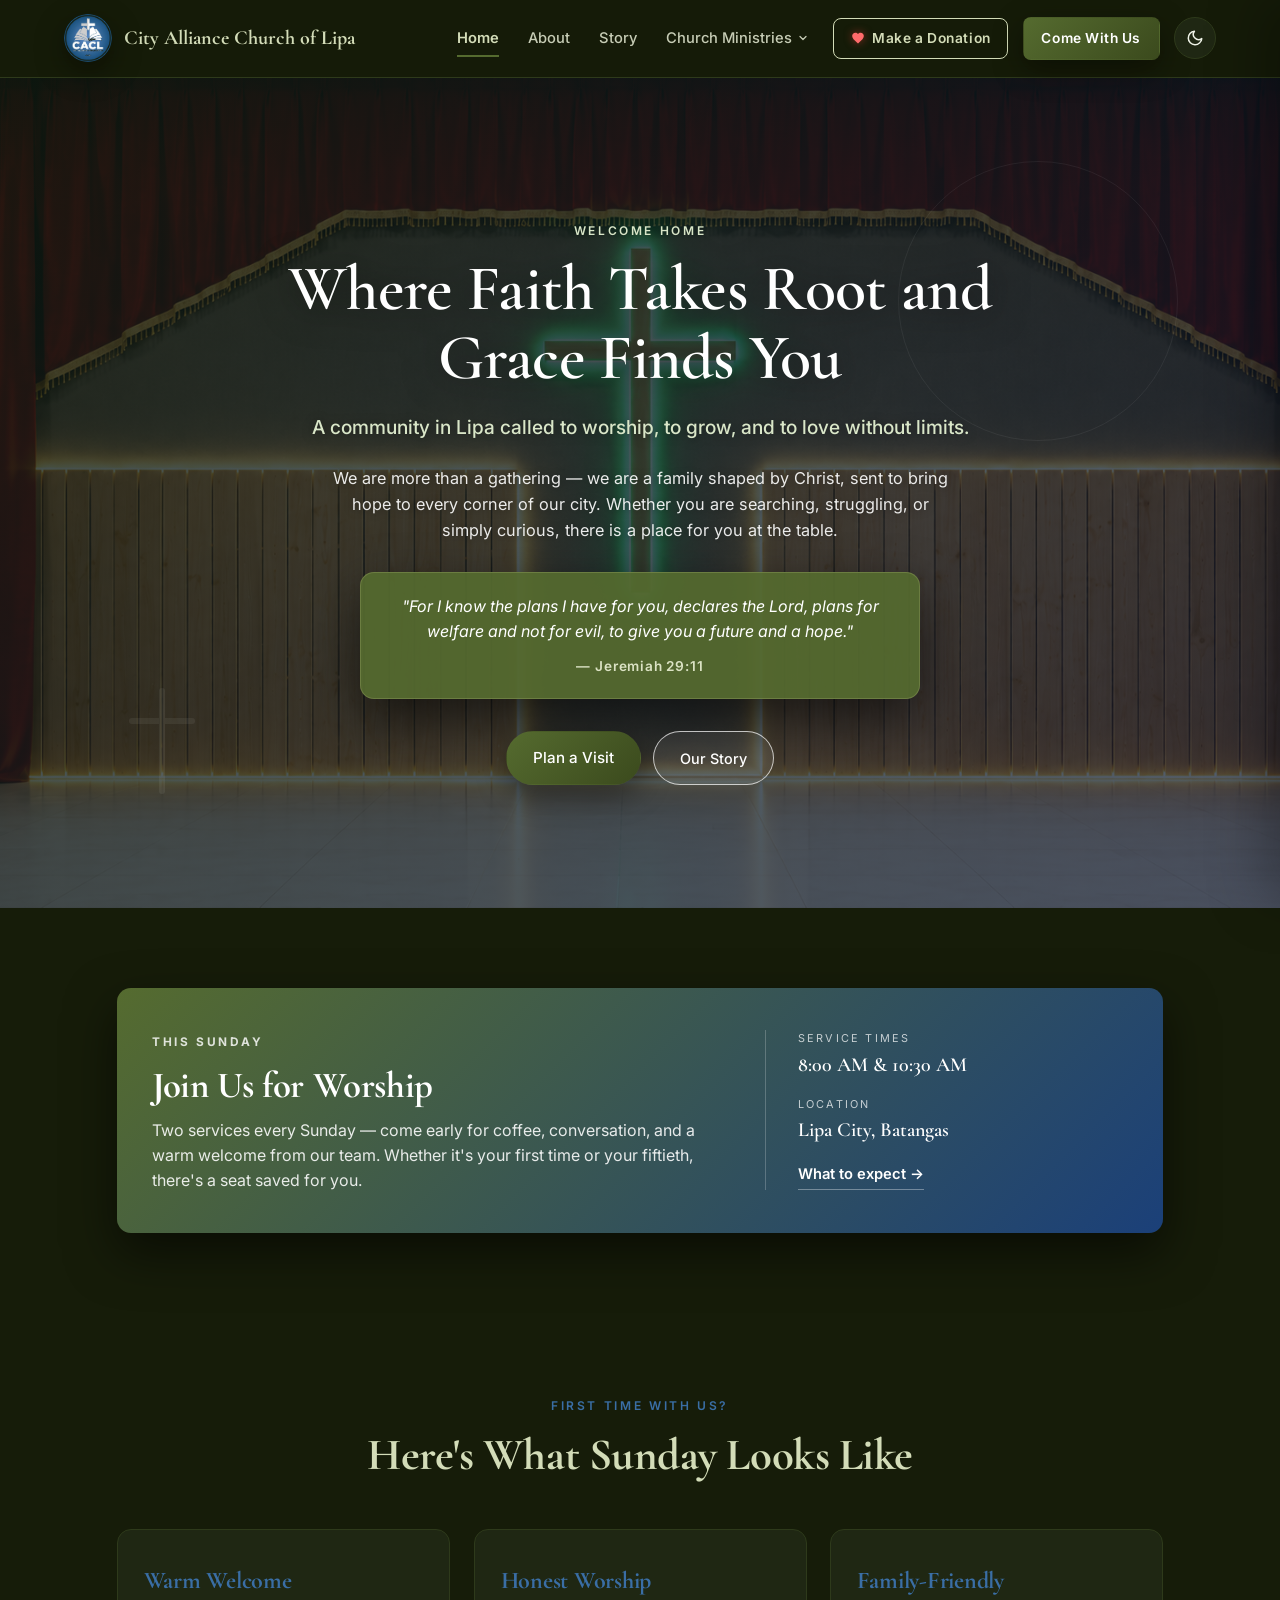
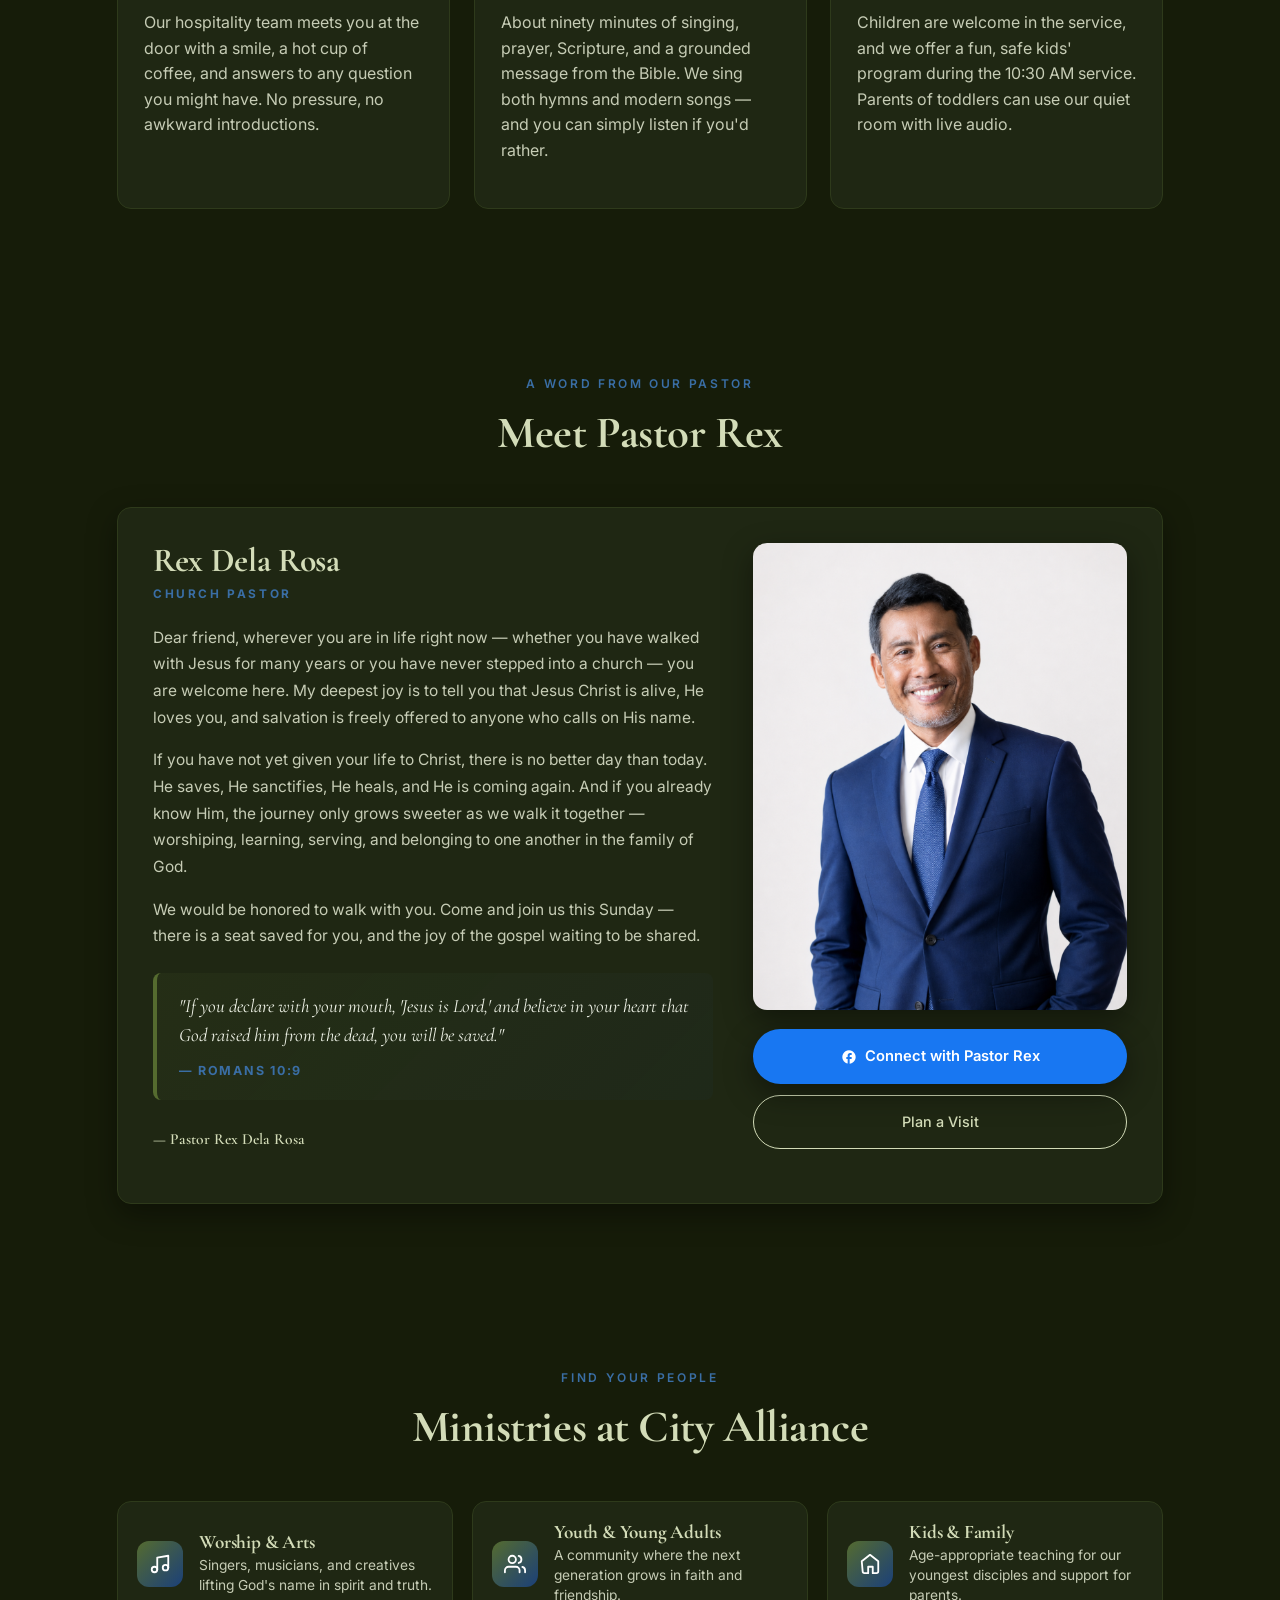
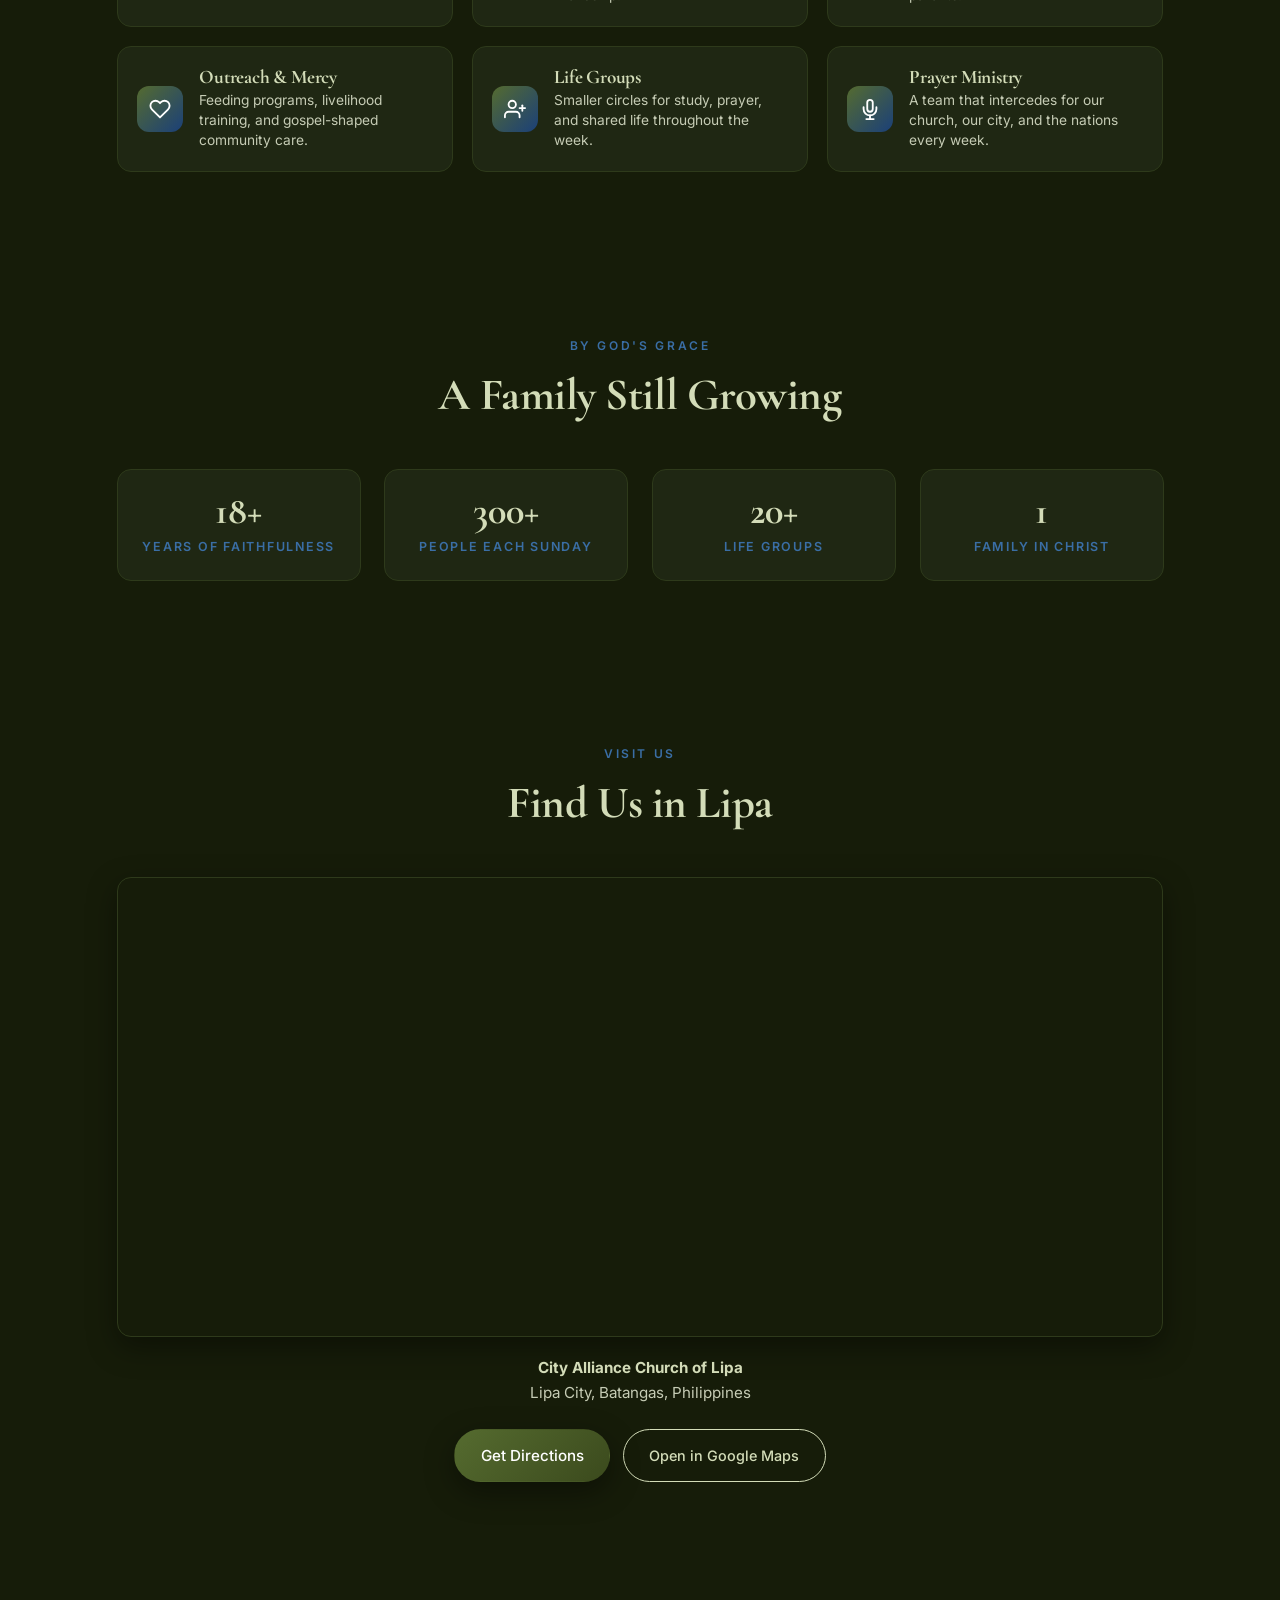
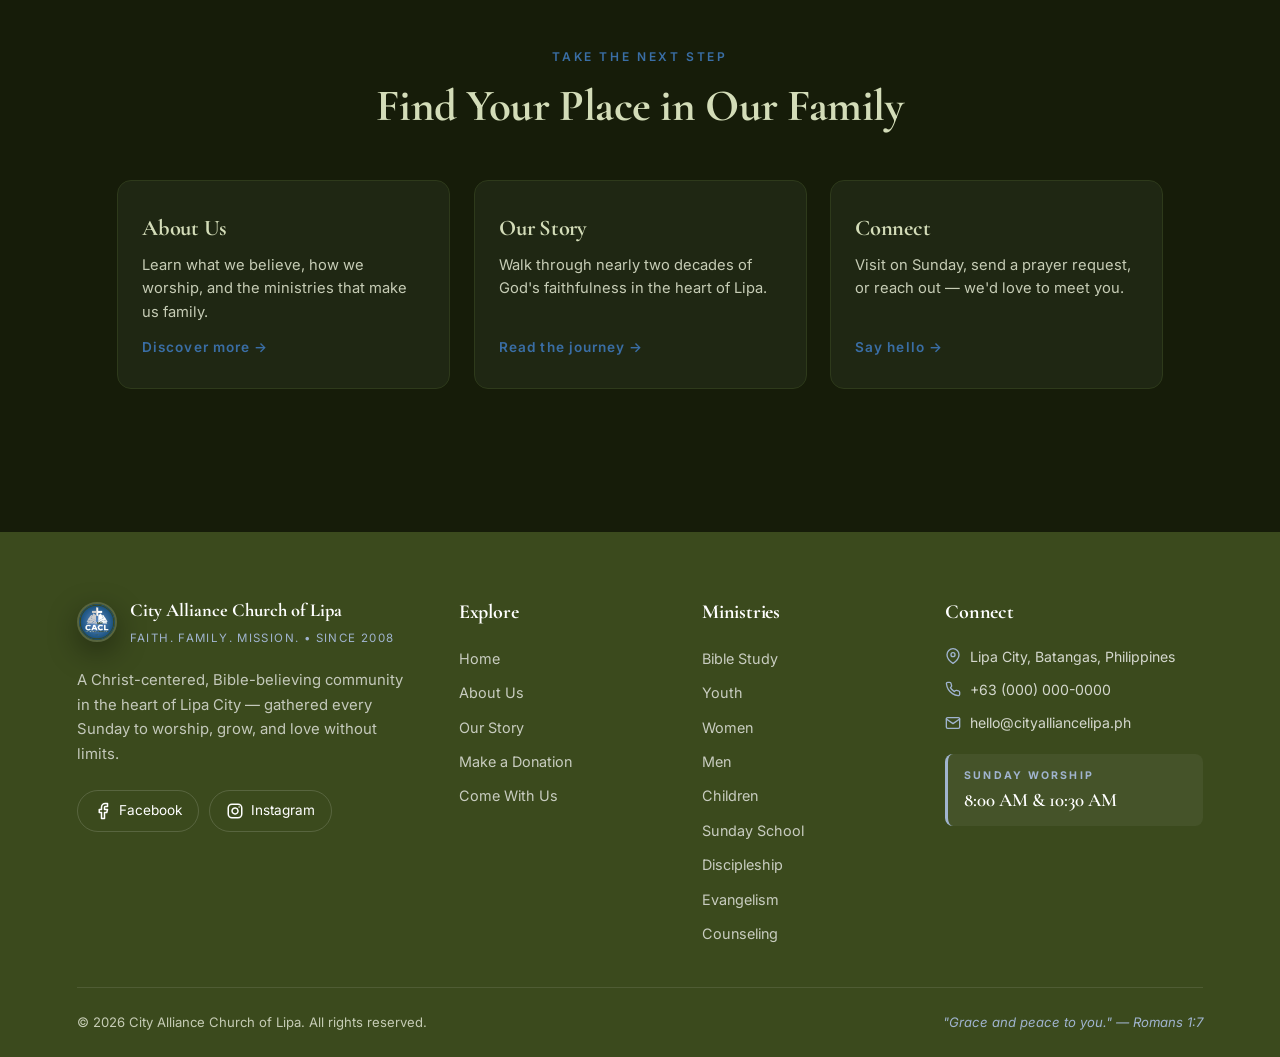
<file: index.html>
<!DOCTYPE html>
<html lang="en">
<head>
  <meta charset="UTF-8" />
  <meta name="viewport" content="width=device-width, initial-scale=1.0" />
  <script>try{if(localStorage.getItem('cac-theme')!=='light')document.documentElement.setAttribute('data-theme','dark')}catch(e){document.documentElement.setAttribute('data-theme','dark')}</script>
  <title>City Alliance Church of Lipa</title>
  <link rel="icon" type="image/png" href="Asset/logo.png" />
  <link rel="apple-touch-icon" href="Asset/logo.png" />
  <link rel="stylesheet" href="styles.css" />
  <link rel="preconnect" href="https://fonts.googleapis.com" />
  <link rel="preconnect" href="https://fonts.gstatic.com" crossorigin />
  <link href="https://fonts.googleapis.com/css2?family=Cormorant+Garamond:wght@500;600;700&family=Inter:wght@300;400;500;600;700&display=swap" rel="stylesheet" />
</head>
<body>
  <!-- NAVBAR -->
  <header class="navbar">
    <a href="index.html" class="nav-left">
      <img src="Asset/logo.png" alt="CACL Logo" class="logo-img" />
      <div class="brand">
        <span class="brand-name">City Alliance Church of Lipa</span>
      </div>
    </a>

    <nav class="nav-links" aria-label="Primary">
      <a href="index.html" class="nav-link active">Home</a>
      <a href="about.html" class="nav-link">About</a>
      <a href="story.html" class="nav-link">Story</a>
      <div class="nav-dropdown">
        <button class="nav-link dropdown-toggle" aria-haspopup="true" aria-expanded="false">
          Church Ministries
          <svg class="dropdown-chevron" viewBox="0 0 24 24" width="12" height="12" fill="none" stroke="currentColor" stroke-width="2.5" stroke-linecap="round" stroke-linejoin="round">
            <polyline points="6 9 12 15 18 9"/>
          </svg>
        </button>
        <div class="dropdown-menu" role="menu">
          <a href="bible-study.html" class="dropdown-item">Bible Study</a>
          <a href="youth.html" class="dropdown-item">Youth</a>
          <a href="women.html" class="dropdown-item">Women</a>
          <a href="men.html" class="dropdown-item">Men</a>
          <a href="children.html" class="dropdown-item">Children</a>
          <a href="sunday-school.html" class="dropdown-item">Sunday School</a>
          <a href="discipleship.html" class="dropdown-item">Discipleship</a>
          <a href="evangelism.html" class="dropdown-item">Evangelism</a>
          <a href="counseling.html" class="dropdown-item">Counseling</a>
        </div>
      </div>
    </nav>

    <div class="nav-right">
      <a href="donation.html" class="nav-donate">
        <svg viewBox="0 0 24 24" fill="currentColor"><path d="M12 21.35l-1.45-1.32C5.4 15.36 2 12.28 2 8.5 2 5.42 4.42 3 7.5 3c1.74 0 3.41.81 4.5 2.09C13.09 3.81 14.76 3 16.5 3 19.58 3 22 5.42 22 8.5c0 3.78-3.4 6.86-8.55 11.54L12 21.35z"/></svg>
        Make a Donation
      </a>
      <a href="contact.html" class="nav-cta">Come With Us</a>
      <button id="themeToggle" class="theme-toggle" aria-label="Toggle dark mode">
        <svg class="icon-sun" viewBox="0 0 24 24" width="18" height="18" fill="none" stroke="currentColor" stroke-width="2" stroke-linecap="round" stroke-linejoin="round">
          <circle cx="12" cy="12" r="4"/>
          <path d="M12 2v2M12 20v2M4.93 4.93l1.41 1.41M17.66 17.66l1.41 1.41M2 12h2M20 12h2M4.93 19.07l1.41-1.41M17.66 6.34l1.41-1.41"/>
        </svg>
        <svg class="icon-moon" viewBox="0 0 24 24" width="18" height="18" fill="none" stroke="currentColor" stroke-width="2" stroke-linecap="round" stroke-linejoin="round">
          <path d="M21 12.79A9 9 0 1 1 11.21 3 7 7 0 0 0 21 12.79z"/>
        </svg>
      </button>
      <button id="mobileMenuToggle" class="mobile-menu-toggle" aria-label="Open menu" aria-expanded="false">
        <svg viewBox="0 0 24 24" width="20" height="20" fill="none" stroke="currentColor" stroke-width="2" stroke-linecap="round" stroke-linejoin="round">
          <line x1="3" y1="6" x2="21" y2="6"/>
          <line x1="3" y1="12" x2="21" y2="12"/>
          <line x1="3" y1="18" x2="21" y2="18"/>
        </svg>
      </button>
    </div>
  </header>

  <main>
    <!-- HERO -->
    <section class="hero">
      <div class="hero-inner">
        <span class="eyebrow">Welcome Home</span>
        <h1>Where Faith Takes Root and Grace Finds You</h1>
        <p class="subheading">A community in Lipa called to worship, to grow, and to love without limits.</p>
        <p class="hero-paragraph">
          We are more than a gathering — we are a family shaped by Christ, sent to bring hope
          to every corner of our city. Whether you are searching, struggling, or simply curious,
          there is a place for you at the table.
        </p>
        <blockquote class="hero-verse">
          "For I know the plans I have for you, declares the Lord, plans for welfare and not for evil,
          to give you a future and a hope."
          <cite>— Jeremiah 29:11</cite>
        </blockquote>
        <div class="hero-cta">
          <a href="about.html" class="btn btn-primary">Plan a Visit</a>
          <a href="story.html" class="btn btn-ghost">Our Story</a>
        </div>
      </div>
      <div class="hero-decor" aria-hidden="true">
        <div class="decor-ring"></div>
        <div class="decor-cross">
          <svg viewBox="0 0 24 24" width="120" height="120" fill="none" stroke="currentColor" stroke-width="1.2" stroke-linecap="round">
            <path d="M12 2v20M6 8h12"/>
          </svg>
        </div>
      </div>
    </section>

    <!-- THIS SUNDAY -->
    <section class="section">
      <div class="sunday-banner">
        <div>
          <span class="banner-eyebrow">This Sunday</span>
          <h2>Join Us for Worship</h2>
          <p>Two services every Sunday — come early for coffee, conversation, and a warm welcome from our team. Whether it's your first time or your fiftieth, there's a seat saved for you.</p>
        </div>
        <div class="banner-meta">
          <div>
            <div class="meta-label">Service Times</div>
            <div class="meta-value">8:00 AM & 10:30 AM</div>
          </div>
          <div>
            <div class="meta-label">Location</div>
            <div class="meta-value">Lipa City, Batangas</div>
          </div>
          <div>
            <a href="about.html" class="meta-link">What to expect →</a>
          </div>
        </div>
      </div>
    </section>

    <!-- WHAT TO EXPECT -->
    <section class="section">
      <div class="section-head">
        <span class="eyebrow">First Time With Us?</span>
        <h2>Here's What Sunday Looks Like</h2>
      </div>
      <div class="about-grid">
        <div class="about-card">
          <h3>Warm Welcome</h3>
          <p>Our hospitality team meets you at the door with a smile, a hot cup of coffee, and answers to any question you might have. No pressure, no awkward introductions.</p>
        </div>
        <div class="about-card">
          <h3>Honest Worship</h3>
          <p>About ninety minutes of singing, prayer, Scripture, and a grounded message from the Bible. We sing both hymns and modern songs — and you can simply listen if you'd rather.</p>
        </div>
        <div class="about-card">
          <h3>Family-Friendly</h3>
          <p>Children are welcome in the service, and we offer a fun, safe kids' program during the 10:30 AM service. Parents of toddlers can use our quiet room with live audio.</p>
        </div>
      </div>
    </section>

    <!-- PASTOR'S MESSAGE -->
    <section class="section">
      <div class="section-head">
        <span class="eyebrow">A Word From Our Pastor</span>
        <h2>Meet Pastor Rex</h2>
      </div>
      <div class="pastor-card">
        <div class="pastor-content">
          <div class="pastor-name-block">
            <h3 class="pastor-name">Rex Dela Rosa</h3>
            <div class="pastor-title">Church Pastor</div>
          </div>
          <p>
            Dear friend, wherever you are in life right now — whether you have walked with Jesus for many years or you have never stepped into a church — you are welcome here. My deepest joy is to tell you that Jesus Christ is alive, He loves you, and salvation is freely offered to anyone who calls on His name.
          </p>
          <p>
            If you have not yet given your life to Christ, there is no better day than today. He saves, He sanctifies, He heals, and He is coming again. And if you already know Him, the journey only grows sweeter as we walk it together — worshiping, learning, serving, and belonging to one another in the family of God.
          </p>
          <p>
            We would be honored to walk with you. Come and join us this Sunday — there is a seat saved for you, and the joy of the gospel waiting to be shared.
          </p>
          <blockquote class="pastor-verse">
            "If you declare with your mouth, 'Jesus is Lord,' and believe in your heart that God raised him from the dead, you will be saved."
            <cite>— Romans 10:9</cite>
          </blockquote>
          <p class="pastor-signature">— Pastor Rex Dela Rosa</p>
        </div>
        <div class="pastor-aside">
          <div class="pastor-photo-wrap">
            <img src="Asset/Pastor%20Rex%20Dela%20Rosa.png" alt="Pastor Rex Dela Rosa — Senior Pastor of City Alliance Church of Lipa" class="pastor-photo" />
          </div>
          <div class="pastor-actions">
            <a href="https://www.facebook.com/rex.delarosa.1" target="_blank" rel="noopener" class="btn btn-facebook">
              <svg viewBox="0 0 24 24" width="16" height="16" fill="currentColor">
                <path d="M22 12c0-5.52-4.48-10-10-10S2 6.48 2 12c0 4.84 3.44 8.87 8 9.8V15H8v-3h2V9.5C10 7.57 11.57 6 13.5 6H16v3h-2c-.55 0-1 .45-1 1v2h3v3h-3v6.95c5.05-.5 9-4.76 9-9.95z"/>
              </svg>
              Connect with Pastor Rex
            </a>
            <a href="contact.html" class="btn btn-ghost pastor-visit">Plan a Visit</a>
          </div>
        </div>
      </div>
    </section>

    <!-- MINISTRIES -->
    <section class="section">
      <div class="section-head">
        <span class="eyebrow">Find Your People</span>
        <h2>Ministries at City Alliance</h2>
      </div>
      <div class="ministry-grid">
        <div class="ministry-item">
          <div class="ministry-icon">
            <svg viewBox="0 0 24 24" width="22" height="22" fill="none" stroke="currentColor" stroke-width="2" stroke-linecap="round" stroke-linejoin="round">
              <path d="M9 18V5l12-2v13"/>
              <circle cx="6" cy="18" r="3"/>
              <circle cx="18" cy="16" r="3"/>
            </svg>
          </div>
          <div class="ministry-body">
            <h4>Worship & Arts</h4>
            <p>Singers, musicians, and creatives lifting God's name in spirit and truth.</p>
          </div>
        </div>
        <div class="ministry-item">
          <div class="ministry-icon">
            <svg viewBox="0 0 24 24" width="22" height="22" fill="none" stroke="currentColor" stroke-width="2" stroke-linecap="round" stroke-linejoin="round">
              <path d="M17 21v-2a4 4 0 0 0-4-4H5a4 4 0 0 0-4 4v2"/>
              <circle cx="9" cy="7" r="4"/>
              <path d="M23 21v-2a4 4 0 0 0-3-3.87"/>
              <path d="M16 3.13a4 4 0 0 1 0 7.75"/>
            </svg>
          </div>
          <div class="ministry-body">
            <h4>Youth & Young Adults</h4>
            <p>A community where the next generation grows in faith and friendship.</p>
          </div>
        </div>
        <div class="ministry-item">
          <div class="ministry-icon">
            <svg viewBox="0 0 24 24" width="22" height="22" fill="none" stroke="currentColor" stroke-width="2" stroke-linecap="round" stroke-linejoin="round">
              <path d="M3 9l9-7 9 7v11a2 2 0 0 1-2 2h-4v-7H10v7H6a2 2 0 0 1-2-2z"/>
            </svg>
          </div>
          <div class="ministry-body">
            <h4>Kids & Family</h4>
            <p>Age-appropriate teaching for our youngest disciples and support for parents.</p>
          </div>
        </div>
        <div class="ministry-item">
          <div class="ministry-icon">
            <svg viewBox="0 0 24 24" width="22" height="22" fill="none" stroke="currentColor" stroke-width="2" stroke-linecap="round" stroke-linejoin="round">
              <path d="M20.84 4.61a5.5 5.5 0 0 0-7.78 0L12 5.67l-1.06-1.06a5.5 5.5 0 0 0-7.78 7.78l1.06 1.06L12 21.23l7.78-7.78 1.06-1.06a5.5 5.5 0 0 0 0-7.78z"/>
            </svg>
          </div>
          <div class="ministry-body">
            <h4>Outreach & Mercy</h4>
            <p>Feeding programs, livelihood training, and gospel-shaped community care.</p>
          </div>
        </div>
        <div class="ministry-item">
          <div class="ministry-icon">
            <svg viewBox="0 0 24 24" width="22" height="22" fill="none" stroke="currentColor" stroke-width="2" stroke-linecap="round" stroke-linejoin="round">
              <path d="M17 21v-2a4 4 0 0 0-4-4H5a4 4 0 0 0-4 4v2"/>
              <circle cx="9" cy="7" r="4"/>
              <path d="M23 11h-6"/>
              <path d="M20 8v6"/>
            </svg>
          </div>
          <div class="ministry-body">
            <h4>Life Groups</h4>
            <p>Smaller circles for study, prayer, and shared life throughout the week.</p>
          </div>
        </div>
        <div class="ministry-item">
          <div class="ministry-icon">
            <svg viewBox="0 0 24 24" width="22" height="22" fill="none" stroke="currentColor" stroke-width="2" stroke-linecap="round" stroke-linejoin="round">
              <path d="M12 2a3 3 0 0 0-3 3v7a3 3 0 0 0 6 0V5a3 3 0 0 0-3-3z"/>
              <path d="M19 10v2a7 7 0 0 1-14 0v-2"/>
              <line x1="12" y1="19" x2="12" y2="23"/>
              <line x1="8" y1="23" x2="16" y2="23"/>
            </svg>
          </div>
          <div class="ministry-body">
            <h4>Prayer Ministry</h4>
            <p>A team that intercedes for our church, our city, and the nations every week.</p>
          </div>
        </div>
      </div>
    </section>

    <!-- BY THE NUMBERS -->
    <section class="section">
      <div class="section-head">
        <span class="eyebrow">By God's Grace</span>
        <h2>A Family Still Growing</h2>
      </div>
      <div class="stats-row">
        <div class="stat-item">
          <div class="stat-number">18+</div>
          <div class="stat-label">Years of Faithfulness</div>
        </div>
        <div class="stat-item">
          <div class="stat-number">300+</div>
          <div class="stat-label">People Each Sunday</div>
        </div>
        <div class="stat-item">
          <div class="stat-number">20+</div>
          <div class="stat-label">Life Groups</div>
        </div>
        <div class="stat-item">
          <div class="stat-number">1</div>
          <div class="stat-label">Family in Christ</div>
        </div>
      </div>
    </section>

    <!-- MAP -->
    <section class="section">
      <div class="section-head">
        <span class="eyebrow">Visit Us</span>
        <h2>Find Us in Lipa</h2>
      </div>
      <div class="map-wrap">
        <iframe
          src="https://maps.google.com/maps?q=City+Alliance+Church+of+Lipa,+Lipa+City,+Batangas,+Philippines&z=17&output=embed"
          loading="lazy"
          referrerpolicy="no-referrer-when-downgrade"
          allowfullscreen
          title="City Alliance Church of Lipa location on Google Maps"></iframe>
      </div>
      <p class="map-address">
        <strong>City Alliance Church of Lipa</strong><br />
        Lipa City, Batangas, Philippines
      </p>
      <div class="map-actions">
        <a
          href="https://www.google.com/maps/dir/?api=1&destination=City+Alliance+Church+of+Lipa,+Lipa+City,+Batangas,+Philippines"
          class="btn btn-primary"
          target="_blank"
          rel="noopener">Get Directions</a>
        <a
          href="https://www.google.com/maps/search/?api=1&query=City+Alliance+Church+of+Lipa,+Lipa+City,+Batangas,+Philippines"
          class="btn btn-ghost"
          target="_blank"
          rel="noopener">Open in Google Maps</a>
      </div>
    </section>

    <!-- NEXT STEPS -->
    <section class="section">
      <div class="section-head">
        <span class="eyebrow">Take the Next Step</span>
        <h2>Find Your Place in Our Family</h2>
      </div>
      <div class="next-steps">
        <a href="about.html" class="next-card">
          <h3>About Us</h3>
          <p>Learn what we believe, how we worship, and the ministries that make us family.</p>
          <span class="arrow">Discover more →</span>
        </a>
        <a href="story.html" class="next-card">
          <h3>Our Story</h3>
          <p>Walk through nearly two decades of God's faithfulness in the heart of Lipa.</p>
          <span class="arrow">Read the journey →</span>
        </a>
        <a href="contact.html" class="next-card">
          <h3>Connect</h3>
          <p>Visit on Sunday, send a prayer request, or reach out — we'd love to meet you.</p>
          <span class="arrow">Say hello →</span>
        </a>
      </div>
    </section>
  </main>

  <!-- FOOTER -->
  <footer class="footer">
    <div class="footer-main">
      <div class="footer-col footer-col-brand">
        <div class="footer-brand">
          <img src="Asset/logo.png" alt="CACL Logo" class="logo-img sm" />
          <div>
            <div class="brand-name">City Alliance Church of Lipa</div>
            <div class="footer-tag">Faith. Family. Mission. • Since 2008</div>
          </div>
        </div>
        <p class="footer-blurb">
          A Christ-centered, Bible-believing community in the heart of Lipa City — gathered every Sunday to worship, grow, and love without limits.
        </p>
        <div class="footer-socials">
          <a href="https://www.facebook.com/profile.php?id=100074257956971" target="_blank" rel="noopener" class="social" aria-label="Facebook">
            <svg viewBox="0 0 24 24" width="18" height="18" fill="none" stroke="currentColor" stroke-width="2" stroke-linecap="round" stroke-linejoin="round">
              <path d="M18 2h-3a5 5 0 0 0-5 5v3H7v4h3v8h4v-8h3l1-4h-4V7a1 1 0 0 1 1-1h3z"/>
            </svg>
            <span>Facebook</span>
          </a>
          <a href="#" class="social" aria-label="Instagram">
            <svg viewBox="0 0 24 24" width="18" height="18" fill="none" stroke="currentColor" stroke-width="2" stroke-linecap="round" stroke-linejoin="round">
              <rect x="3" y="3" width="18" height="18" rx="5" ry="5"/>
              <path d="M16 11.37A4 4 0 1 1 12.63 8 4 4 0 0 1 16 11.37z"/>
              <line x1="17.5" y1="6.5" x2="17.51" y2="6.5"/>
            </svg>
            <span>Instagram</span>
          </a>
        </div>
      </div>

      <div class="footer-col">
        <h5 class="footer-title">Explore</h5>
        <ul class="footer-links">
          <li><a href="index.html">Home</a></li>
          <li><a href="about.html">About Us</a></li>
          <li><a href="story.html">Our Story</a></li>
          <li><a href="donation.html">Make a Donation</a></li>
          <li><a href="contact.html">Come With Us</a></li>
        </ul>
      </div>

      <div class="footer-col">
        <h5 class="footer-title">Ministries</h5>
        <ul class="footer-links">
          <li><a href="bible-study.html">Bible Study</a></li>
          <li><a href="youth.html">Youth</a></li>
          <li><a href="women.html">Women</a></li>
          <li><a href="men.html">Men</a></li>
          <li><a href="children.html">Children</a></li>
          <li><a href="sunday-school.html">Sunday School</a></li>
          <li><a href="discipleship.html">Discipleship</a></li>
          <li><a href="evangelism.html">Evangelism</a></li>
          <li><a href="counseling.html">Counseling</a></li>
        </ul>
      </div>

      <div class="footer-col">
        <h5 class="footer-title">Connect</h5>
        <ul class="footer-contact">
          <li>
            <svg viewBox="0 0 24 24" width="16" height="16" fill="none" stroke="currentColor" stroke-width="2" stroke-linecap="round" stroke-linejoin="round">
              <path d="M21 10c0 7-9 13-9 13s-9-6-9-13a9 9 0 0 1 18 0z"/>
              <circle cx="12" cy="10" r="3"/>
            </svg>
            <span>Lipa City, Batangas, Philippines</span>
          </li>
          <li>
            <svg viewBox="0 0 24 24" width="16" height="16" fill="none" stroke="currentColor" stroke-width="2" stroke-linecap="round" stroke-linejoin="round">
              <path d="M22 16.92v3a2 2 0 0 1-2.18 2 19.79 19.79 0 0 1-8.63-3.07 19.5 19.5 0 0 1-6-6 19.79 19.79 0 0 1-3.07-8.67A2 2 0 0 1 4.11 2h3a2 2 0 0 1 2 1.72 12.84 12.84 0 0 0 .7 2.81 2 2 0 0 1-.45 2.11L8.09 9.91a16 16 0 0 0 6 6l1.27-1.27a2 2 0 0 1 2.11-.45 12.84 12.84 0 0 0 2.81.7A2 2 0 0 1 22 16.92z"/>
            </svg>
            <a href="tel:+630000000000">+63 (000) 000-0000</a>
          </li>
          <li>
            <svg viewBox="0 0 24 24" width="16" height="16" fill="none" stroke="currentColor" stroke-width="2" stroke-linecap="round" stroke-linejoin="round">
              <path d="M4 4h16c1.1 0 2 .9 2 2v12c0 1.1-.9 2-2 2H4c-1.1 0-2-.9-2-2V6c0-1.1.9-2 2-2z"/>
              <polyline points="22,6 12,13 2,6"/>
            </svg>
            <a href="mailto:hello@cityalliancelipa.ph">hello@cityalliancelipa.ph</a>
          </li>
        </ul>
        <div class="footer-services">
          <div class="services-label">Sunday Worship</div>
          <div class="services-time">8:00 AM & 10:30 AM</div>
        </div>
      </div>
    </div>

    <div class="footer-bottom">
      <p>&copy; <span id="year"></span> City Alliance Church of Lipa. All rights reserved.</p>
      <p class="footer-verse">"Grace and peace to you." — Romans 1:7</p>
    </div>
  </footer>

  <!-- MOBILE MENU -->
  <div id="mobileMenuOverlay" class="mobile-menu-overlay"></div>
  <aside id="mobileMenu" class="mobile-menu" aria-label="Mobile navigation" aria-hidden="true">
    <div class="mobile-menu-header">
      <span class="mobile-menu-title">Menu</span>
      <button id="mobileMenuClose" class="mobile-menu-close" aria-label="Close menu">
        <svg viewBox="0 0 24 24" width="22" height="22" fill="none" stroke="currentColor" stroke-width="2" stroke-linecap="round" stroke-linejoin="round">
          <line x1="18" y1="6" x2="6" y2="18"/>
          <line x1="6" y1="6" x2="18" y2="18"/>
        </svg>
      </button>
    </div>
    <nav class="mobile-menu-nav">
      <a href="index.html" class="mobile-link">Home</a>
      <a href="about.html" class="mobile-link">About</a>
      <a href="story.html" class="mobile-link">Story</a>
      <div class="mobile-section">
        <div class="mobile-section-title">Church Ministries</div>
        <a href="bible-study.html" class="mobile-sublink">Bible Study</a>
        <a href="youth.html" class="mobile-sublink">Youth</a>
        <a href="women.html" class="mobile-sublink">Women</a>
        <a href="men.html" class="mobile-sublink">Men</a>
        <a href="children.html" class="mobile-sublink">Children</a>
        <a href="sunday-school.html" class="mobile-sublink">Sunday School</a>
        <a href="discipleship.html" class="mobile-sublink">Discipleship</a>
        <a href="evangelism.html" class="mobile-sublink">Evangelism</a>
        <a href="counseling.html" class="mobile-sublink">Counseling</a>
      </div>
      <a href="donation.html" class="mobile-link-donate">Make a Donation</a>
      <a href="contact.html" class="mobile-link-cta">Come With Us</a>
    </nav>
  </aside>

  <script src="script.js"></script>
</body>
</html>
</file>
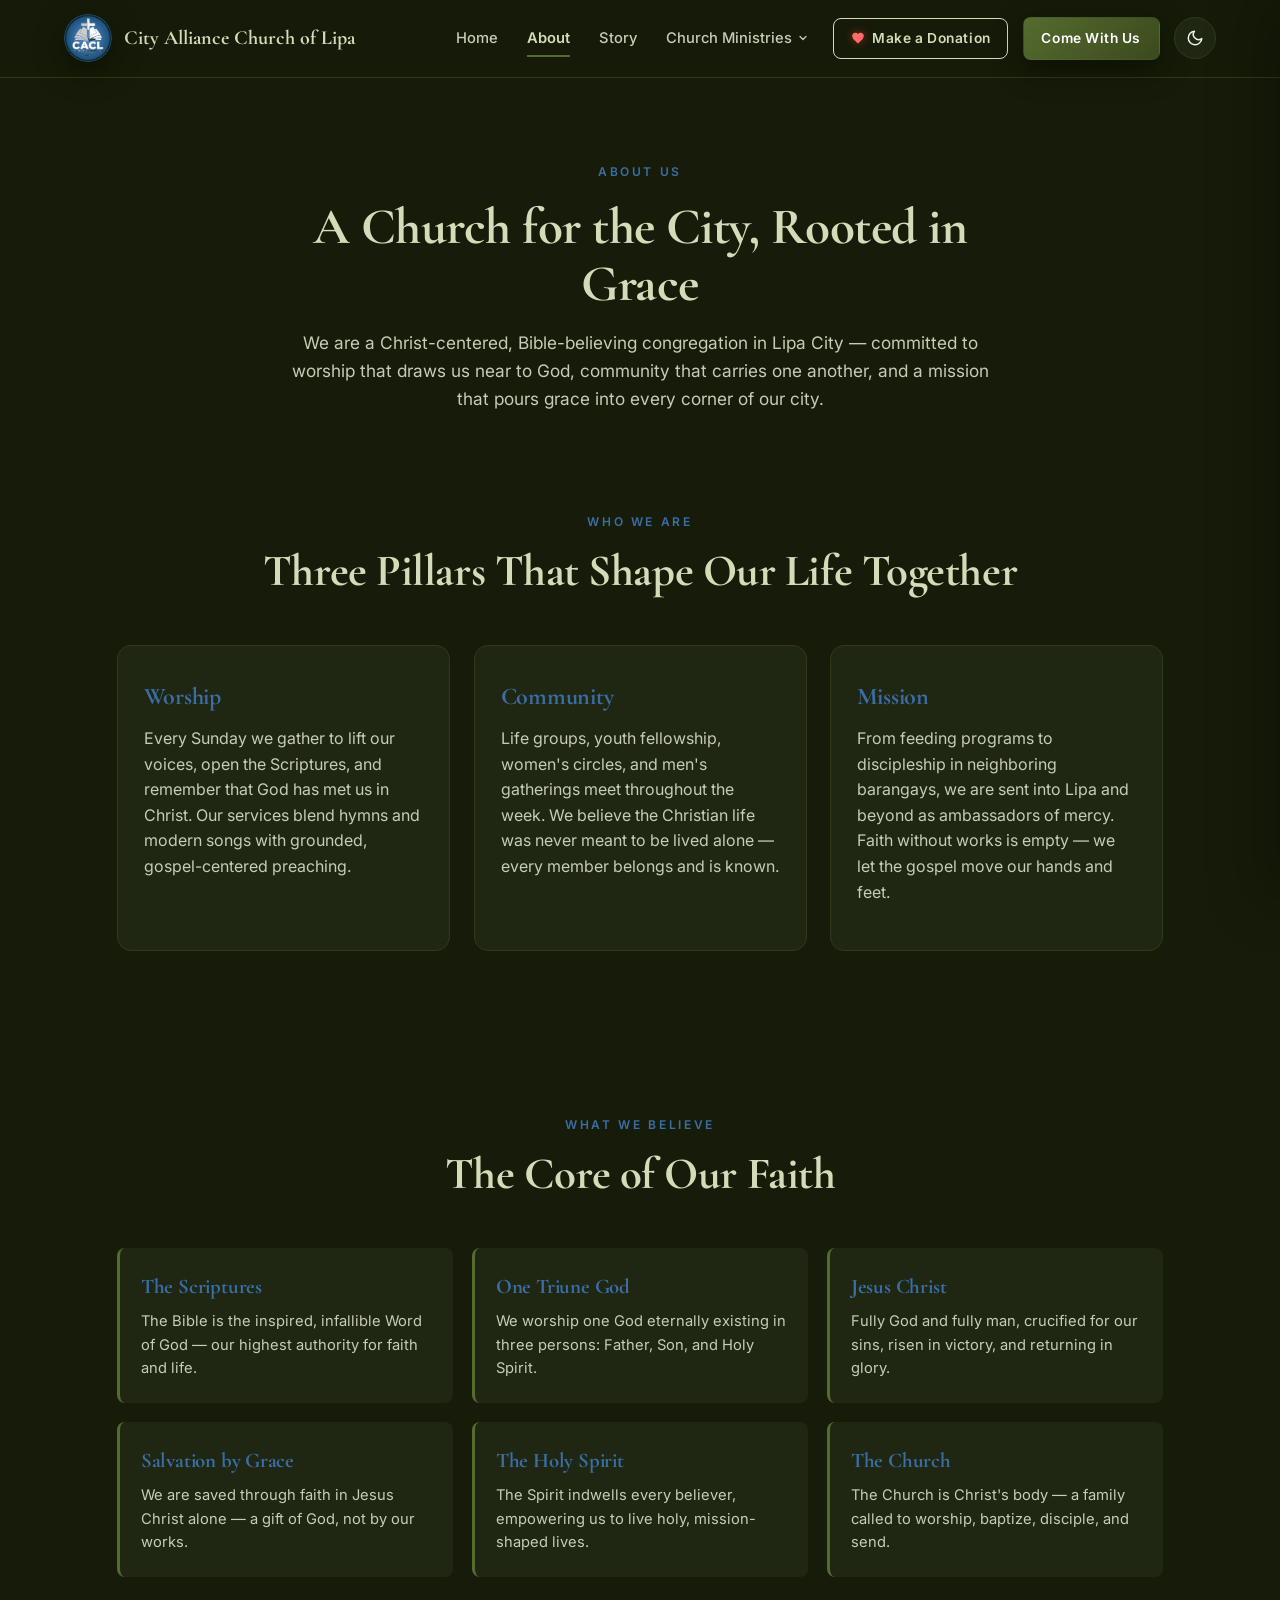
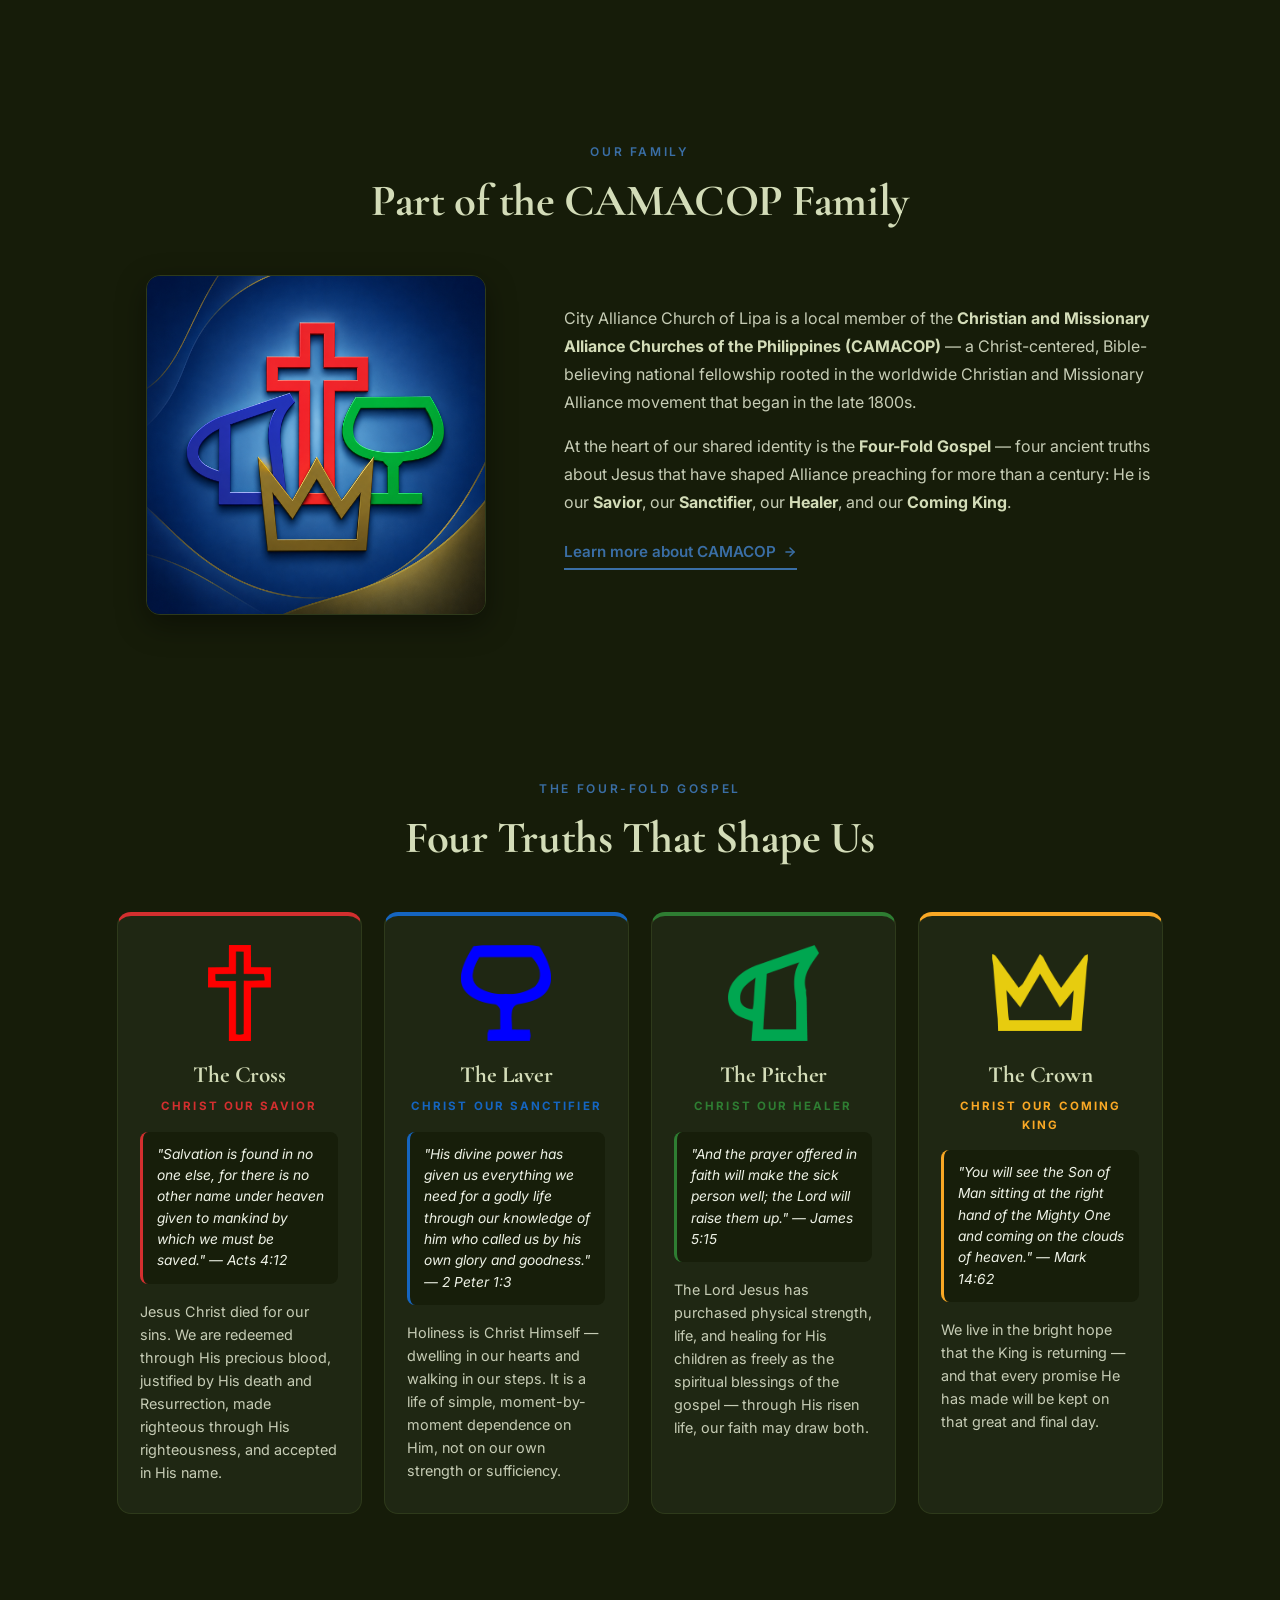
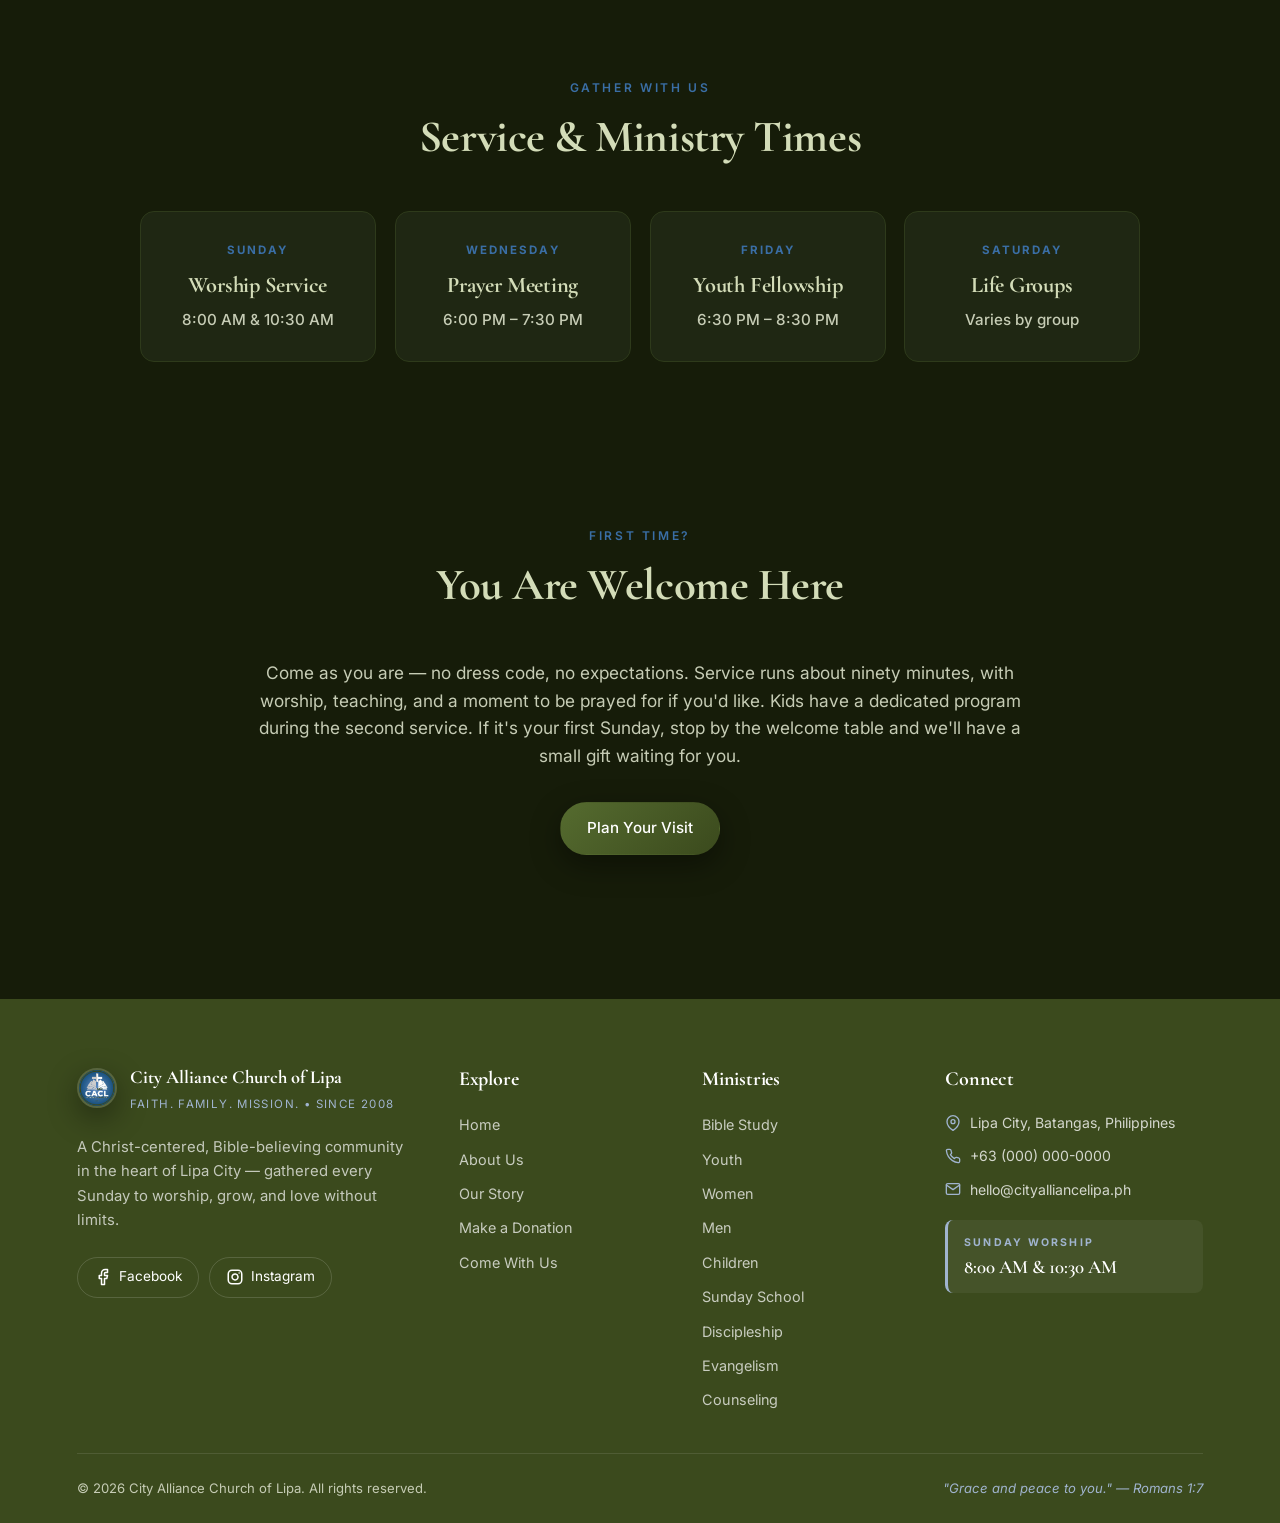
<file: about.html>
<!DOCTYPE html>
<html lang="en">
<head>
  <meta charset="UTF-8" />
  <meta name="viewport" content="width=device-width, initial-scale=1.0" />
  <script>try{if(localStorage.getItem('cac-theme')!=='light')document.documentElement.setAttribute('data-theme','dark')}catch(e){document.documentElement.setAttribute('data-theme','dark')}</script>
  <title>About — City Alliance Church of Lipa</title>
  <link rel="icon" type="image/png" href="Asset/logo.png" />
  <link rel="apple-touch-icon" href="Asset/logo.png" />
  <link rel="stylesheet" href="styles.css" />
  <link rel="preconnect" href="https://fonts.googleapis.com" />
  <link rel="preconnect" href="https://fonts.gstatic.com" crossorigin />
  <link href="https://fonts.googleapis.com/css2?family=Cormorant+Garamond:wght@500;600;700&family=Inter:wght@300;400;500;600;700&display=swap" rel="stylesheet" />
</head>
<body>
  <!-- NAVBAR -->
  <header class="navbar">
    <a href="index.html" class="nav-left">
      <img src="Asset/logo.png" alt="CACL Logo" class="logo-img" />
      <div class="brand">
        <span class="brand-name">City Alliance Church of Lipa</span>
      </div>
    </a>

    <nav class="nav-links" aria-label="Primary">
      <a href="index.html" class="nav-link">Home</a>
      <a href="about.html" class="nav-link active">About</a>
      <a href="story.html" class="nav-link">Story</a>
      <div class="nav-dropdown">
        <button class="nav-link dropdown-toggle" aria-haspopup="true" aria-expanded="false">
          Church Ministries
          <svg class="dropdown-chevron" viewBox="0 0 24 24" width="12" height="12" fill="none" stroke="currentColor" stroke-width="2.5" stroke-linecap="round" stroke-linejoin="round">
            <polyline points="6 9 12 15 18 9"/>
          </svg>
        </button>
        <div class="dropdown-menu" role="menu">
          <a href="bible-study.html" class="dropdown-item">Bible Study</a>
          <a href="youth.html" class="dropdown-item">Youth</a>
          <a href="women.html" class="dropdown-item">Women</a>
          <a href="men.html" class="dropdown-item">Men</a>
          <a href="children.html" class="dropdown-item">Children</a>
          <a href="sunday-school.html" class="dropdown-item">Sunday School</a>
          <a href="discipleship.html" class="dropdown-item">Discipleship</a>
          <a href="evangelism.html" class="dropdown-item">Evangelism</a>
          <a href="counseling.html" class="dropdown-item">Counseling</a>
        </div>
      </div>
    </nav>

    <div class="nav-right">
      <a href="donation.html" class="nav-donate">
        <svg viewBox="0 0 24 24" fill="currentColor"><path d="M12 21.35l-1.45-1.32C5.4 15.36 2 12.28 2 8.5 2 5.42 4.42 3 7.5 3c1.74 0 3.41.81 4.5 2.09C13.09 3.81 14.76 3 16.5 3 19.58 3 22 5.42 22 8.5c0 3.78-3.4 6.86-8.55 11.54L12 21.35z"/></svg>
        Make a Donation
      </a>
      <a href="contact.html" class="nav-cta">Come With Us</a>
      <button id="themeToggle" class="theme-toggle" aria-label="Toggle dark mode">
        <svg class="icon-sun" viewBox="0 0 24 24" width="18" height="18" fill="none" stroke="currentColor" stroke-width="2" stroke-linecap="round" stroke-linejoin="round">
          <circle cx="12" cy="12" r="4"/>
          <path d="M12 2v2M12 20v2M4.93 4.93l1.41 1.41M17.66 17.66l1.41 1.41M2 12h2M20 12h2M4.93 19.07l1.41-1.41M17.66 6.34l1.41-1.41"/>
        </svg>
        <svg class="icon-moon" viewBox="0 0 24 24" width="18" height="18" fill="none" stroke="currentColor" stroke-width="2" stroke-linecap="round" stroke-linejoin="round">
          <path d="M21 12.79A9 9 0 1 1 11.21 3 7 7 0 0 0 21 12.79z"/>
        </svg>
      </button>
      <button id="mobileMenuToggle" class="mobile-menu-toggle" aria-label="Open menu" aria-expanded="false">
        <svg viewBox="0 0 24 24" width="20" height="20" fill="none" stroke="currentColor" stroke-width="2" stroke-linecap="round" stroke-linejoin="round">
          <line x1="3" y1="6" x2="21" y2="6"/>
          <line x1="3" y1="12" x2="21" y2="12"/>
          <line x1="3" y1="18" x2="21" y2="18"/>
        </svg>
      </button>
    </div>
  </header>

  <main>
    <!-- PAGE INTRO -->
    <section class="page-intro">
      <span class="eyebrow">About Us</span>
      <h1>A Church for the City, Rooted in Grace</h1>
      <p class="lead">
        We are a Christ-centered, Bible-believing congregation in Lipa City — committed
        to worship that draws us near to God, community that carries one another, and a
        mission that pours grace into every corner of our city.
      </p>
    </section>

    <!-- WHO WE ARE -->
    <section class="section">
      <div class="section-head">
        <span class="eyebrow">Who We Are</span>
        <h2>Three Pillars That Shape Our Life Together</h2>
      </div>
      <div class="about-grid">
        <div class="about-card">
          <h3>Worship</h3>
          <p>
            Every Sunday we gather to lift our voices, open the Scriptures, and remember
            that God has met us in Christ. Our services blend hymns and modern songs with
            grounded, gospel-centered preaching.
          </p>
        </div>
        <div class="about-card">
          <h3>Community</h3>
          <p>
            Life groups, youth fellowship, women's circles, and men's gatherings meet
            throughout the week. We believe the Christian life was never meant to be lived
            alone — every member belongs and is known.
          </p>
        </div>
        <div class="about-card">
          <h3>Mission</h3>
          <p>
            From feeding programs to discipleship in neighboring barangays, we are sent
            into Lipa and beyond as ambassadors of mercy. Faith without works is empty —
            we let the gospel move our hands and feet.
          </p>
        </div>
      </div>
    </section>

    <!-- WHAT WE BELIEVE -->
    <section class="section">
      <div class="section-head">
        <span class="eyebrow">What We Believe</span>
        <h2>The Core of Our Faith</h2>
      </div>
      <div class="beliefs-grid">
        <div class="belief-item">
          <h4>The Scriptures</h4>
          <p>The Bible is the inspired, infallible Word of God — our highest authority for faith and life.</p>
        </div>
        <div class="belief-item">
          <h4>One Triune God</h4>
          <p>We worship one God eternally existing in three persons: Father, Son, and Holy Spirit.</p>
        </div>
        <div class="belief-item">
          <h4>Jesus Christ</h4>
          <p>Fully God and fully man, crucified for our sins, risen in victory, and returning in glory.</p>
        </div>
        <div class="belief-item">
          <h4>Salvation by Grace</h4>
          <p>We are saved through faith in Jesus Christ alone — a gift of God, not by our works.</p>
        </div>
        <div class="belief-item">
          <h4>The Holy Spirit</h4>
          <p>The Spirit indwells every believer, empowering us to live holy, mission-shaped lives.</p>
        </div>
        <div class="belief-item">
          <h4>The Church</h4>
          <p>The Church is Christ's body — a family called to worship, baptize, disciple, and send.</p>
        </div>
      </div>
    </section>

    <!-- CAMACOP AFFILIATION -->
    <section class="section">
      <div class="section-head">
        <span class="eyebrow">Our Family</span>
        <h2>Part of the CAMACOP Family</h2>
      </div>
      <div class="camacop-section">
        <div class="camacop-logo-wrap">
          <img src="Asset/camacop%20logo.png" alt="CAMACOP — Christian and Missionary Alliance Four-Fold Gospel logo" class="camacop-logo" />
        </div>
        <div class="camacop-text">
          <p>
            City Alliance Church of Lipa is a local member of the <strong>Christian and Missionary Alliance Churches of the Philippines (CAMACOP)</strong> — a Christ-centered, Bible-believing national fellowship rooted in the worldwide Christian and Missionary Alliance movement that began in the late 1800s.
          </p>
          <p>
            At the heart of our shared identity is the <strong>Four-Fold Gospel</strong> — four ancient truths about Jesus that have shaped Alliance preaching for more than a century: He is our <strong>Savior</strong>, our <strong>Sanctifier</strong>, our <strong>Healer</strong>, and our <strong>Coming King</strong>.
          </p>
          <p>
            <a href="https://capitalalliancechurch.wordpress.com/camacop/" target="_blank" rel="noopener" class="camacop-link">
              Learn more about CAMACOP
              <svg viewBox="0 0 24 24" width="14" height="14" fill="none" stroke="currentColor" stroke-width="2.5" stroke-linecap="round" stroke-linejoin="round">
                <line x1="5" y1="12" x2="19" y2="12"/>
                <polyline points="12 5 19 12 12 19"/>
              </svg>
            </a>
          </p>
        </div>
      </div>
    </section>

    <!-- FOUR-FOLD GOSPEL -->
    <section class="section">
      <div class="section-head">
        <span class="eyebrow">The Four-Fold Gospel</span>
        <h2>Four Truths That Shape Us</h2>
      </div>
      <div class="fourfold-grid">
        <article class="fourfold-card fourfold-cross">
          <div class="fourfold-icon">
            <img src="Asset/The%20Cross.png" alt="The Cross — Christ Our Savior" />
          </div>
          <h4>The Cross</h4>
          <div class="fourfold-label">Christ Our Savior</div>
          <p class="fourfold-verse">"Salvation is found in no one else, for there is no other name under heaven given to mankind by which we must be saved." — Acts 4:12</p>
          <p class="fourfold-body">Jesus Christ died for our sins. We are redeemed through His precious blood, justified by His death and Resurrection, made righteous through His righteousness, and accepted in His name.</p>
        </article>

        <article class="fourfold-card fourfold-laver">
          <div class="fourfold-icon">
            <img src="Asset/The%20Laver.png" alt="The Laver — Christ Our Sanctifier" />
          </div>
          <h4>The Laver</h4>
          <div class="fourfold-label">Christ Our Sanctifier</div>
          <p class="fourfold-verse">"His divine power has given us everything we need for a godly life through our knowledge of him who called us by his own glory and goodness." — 2 Peter 1:3</p>
          <p class="fourfold-body">Holiness is Christ Himself — dwelling in our hearts and walking in our steps. It is a life of simple, moment-by-moment dependence on Him, not on our own strength or sufficiency.</p>
        </article>

        <article class="fourfold-card fourfold-pitcher">
          <div class="fourfold-icon">
            <img src="Asset/The%20Pitcher.png" alt="The Pitcher — Christ Our Healer" />
          </div>
          <h4>The Pitcher</h4>
          <div class="fourfold-label">Christ Our Healer</div>
          <p class="fourfold-verse">"And the prayer offered in faith will make the sick person well; the Lord will raise them up." — James 5:15</p>
          <p class="fourfold-body">The Lord Jesus has purchased physical strength, life, and healing for His children as freely as the spiritual blessings of the gospel — through His risen life, our faith may draw both.</p>
        </article>

        <article class="fourfold-card fourfold-crown">
          <div class="fourfold-icon">
            <img src="Asset/The%20Crown.png" alt="The Crown — Christ Our Coming King" />
          </div>
          <h4>The Crown</h4>
          <div class="fourfold-label">Christ Our Coming King</div>
          <p class="fourfold-verse">"You will see the Son of Man sitting at the right hand of the Mighty One and coming on the clouds of heaven." — Mark 14:62</p>
          <p class="fourfold-body">We live in the bright hope that the King is returning — and that every promise He has made will be kept on that great and final day.</p>
        </article>
      </div>
    </section>

    <!-- SERVICE TIMES -->
    <section class="section">
      <div class="section-head">
        <span class="eyebrow">Gather With Us</span>
        <h2>Service & Ministry Times</h2>
      </div>
      <div class="service-times">
        <div class="service-card">
          <div class="day">Sunday</div>
          <h4>Worship Service</h4>
          <div class="time">8:00 AM & 10:30 AM</div>
        </div>
        <div class="service-card">
          <div class="day">Wednesday</div>
          <h4>Prayer Meeting</h4>
          <div class="time">6:00 PM – 7:30 PM</div>
        </div>
        <div class="service-card">
          <div class="day">Friday</div>
          <h4>Youth Fellowship</h4>
          <div class="time">6:30 PM – 8:30 PM</div>
        </div>
        <div class="service-card">
          <div class="day">Saturday</div>
          <h4>Life Groups</h4>
          <div class="time">Varies by group</div>
        </div>
      </div>
    </section>

    <!-- INVITATION -->
    <section class="section">
      <div class="section-head">
        <span class="eyebrow">First Time?</span>
        <h2>You Are Welcome Here</h2>
      </div>
      <p class="story-lead">
        Come as you are — no dress code, no expectations. Service runs about ninety minutes,
        with worship, teaching, and a moment to be prayed for if you'd like. Kids have a
        dedicated program during the second service. If it's your first Sunday, stop by the
        welcome table and we'll have a small gift waiting for you.
      </p>
      <div class="hero-cta" style="margin-top: 2rem;">
        <a href="contact.html" class="btn btn-primary">Plan Your Visit</a>
      </div>
    </section>
  </main>

  <!-- FOOTER -->
  <footer class="footer">
    <div class="footer-main">
      <div class="footer-col footer-col-brand">
        <div class="footer-brand">
          <img src="Asset/logo.png" alt="CACL Logo" class="logo-img sm" />
          <div>
            <div class="brand-name">City Alliance Church of Lipa</div>
            <div class="footer-tag">Faith. Family. Mission. • Since 2008</div>
          </div>
        </div>
        <p class="footer-blurb">
          A Christ-centered, Bible-believing community in the heart of Lipa City — gathered every Sunday to worship, grow, and love without limits.
        </p>
        <div class="footer-socials">
          <a href="https://www.facebook.com/profile.php?id=100074257956971" target="_blank" rel="noopener" class="social" aria-label="Facebook">
            <svg viewBox="0 0 24 24" width="18" height="18" fill="none" stroke="currentColor" stroke-width="2" stroke-linecap="round" stroke-linejoin="round">
              <path d="M18 2h-3a5 5 0 0 0-5 5v3H7v4h3v8h4v-8h3l1-4h-4V7a1 1 0 0 1 1-1h3z"/>
            </svg>
            <span>Facebook</span>
          </a>
          <a href="#" class="social" aria-label="Instagram">
            <svg viewBox="0 0 24 24" width="18" height="18" fill="none" stroke="currentColor" stroke-width="2" stroke-linecap="round" stroke-linejoin="round">
              <rect x="3" y="3" width="18" height="18" rx="5" ry="5"/>
              <path d="M16 11.37A4 4 0 1 1 12.63 8 4 4 0 0 1 16 11.37z"/>
              <line x1="17.5" y1="6.5" x2="17.51" y2="6.5"/>
            </svg>
            <span>Instagram</span>
          </a>
        </div>
      </div>

      <div class="footer-col">
        <h5 class="footer-title">Explore</h5>
        <ul class="footer-links">
          <li><a href="index.html">Home</a></li>
          <li><a href="about.html">About Us</a></li>
          <li><a href="story.html">Our Story</a></li>
          <li><a href="donation.html">Make a Donation</a></li>
          <li><a href="contact.html">Come With Us</a></li>
        </ul>
      </div>

      <div class="footer-col">
        <h5 class="footer-title">Ministries</h5>
        <ul class="footer-links">
          <li><a href="bible-study.html">Bible Study</a></li>
          <li><a href="youth.html">Youth</a></li>
          <li><a href="women.html">Women</a></li>
          <li><a href="men.html">Men</a></li>
          <li><a href="children.html">Children</a></li>
          <li><a href="sunday-school.html">Sunday School</a></li>
          <li><a href="discipleship.html">Discipleship</a></li>
          <li><a href="evangelism.html">Evangelism</a></li>
          <li><a href="counseling.html">Counseling</a></li>
        </ul>
      </div>

      <div class="footer-col">
        <h5 class="footer-title">Connect</h5>
        <ul class="footer-contact">
          <li>
            <svg viewBox="0 0 24 24" width="16" height="16" fill="none" stroke="currentColor" stroke-width="2" stroke-linecap="round" stroke-linejoin="round">
              <path d="M21 10c0 7-9 13-9 13s-9-6-9-13a9 9 0 0 1 18 0z"/>
              <circle cx="12" cy="10" r="3"/>
            </svg>
            <span>Lipa City, Batangas, Philippines</span>
          </li>
          <li>
            <svg viewBox="0 0 24 24" width="16" height="16" fill="none" stroke="currentColor" stroke-width="2" stroke-linecap="round" stroke-linejoin="round">
              <path d="M22 16.92v3a2 2 0 0 1-2.18 2 19.79 19.79 0 0 1-8.63-3.07 19.5 19.5 0 0 1-6-6 19.79 19.79 0 0 1-3.07-8.67A2 2 0 0 1 4.11 2h3a2 2 0 0 1 2 1.72 12.84 12.84 0 0 0 .7 2.81 2 2 0 0 1-.45 2.11L8.09 9.91a16 16 0 0 0 6 6l1.27-1.27a2 2 0 0 1 2.11-.45 12.84 12.84 0 0 0 2.81.7A2 2 0 0 1 22 16.92z"/>
            </svg>
            <a href="tel:+630000000000">+63 (000) 000-0000</a>
          </li>
          <li>
            <svg viewBox="0 0 24 24" width="16" height="16" fill="none" stroke="currentColor" stroke-width="2" stroke-linecap="round" stroke-linejoin="round">
              <path d="M4 4h16c1.1 0 2 .9 2 2v12c0 1.1-.9 2-2 2H4c-1.1 0-2-.9-2-2V6c0-1.1.9-2 2-2z"/>
              <polyline points="22,6 12,13 2,6"/>
            </svg>
            <a href="mailto:hello@cityalliancelipa.ph">hello@cityalliancelipa.ph</a>
          </li>
        </ul>
        <div class="footer-services">
          <div class="services-label">Sunday Worship</div>
          <div class="services-time">8:00 AM & 10:30 AM</div>
        </div>
      </div>
    </div>

    <div class="footer-bottom">
      <p>&copy; <span id="year"></span> City Alliance Church of Lipa. All rights reserved.</p>
      <p class="footer-verse">"Grace and peace to you." — Romans 1:7</p>
    </div>
  </footer>

  <!-- MOBILE MENU -->
  <div id="mobileMenuOverlay" class="mobile-menu-overlay"></div>
  <aside id="mobileMenu" class="mobile-menu" aria-label="Mobile navigation" aria-hidden="true">
    <div class="mobile-menu-header">
      <span class="mobile-menu-title">Menu</span>
      <button id="mobileMenuClose" class="mobile-menu-close" aria-label="Close menu">
        <svg viewBox="0 0 24 24" width="22" height="22" fill="none" stroke="currentColor" stroke-width="2" stroke-linecap="round" stroke-linejoin="round">
          <line x1="18" y1="6" x2="6" y2="18"/>
          <line x1="6" y1="6" x2="18" y2="18"/>
        </svg>
      </button>
    </div>
    <nav class="mobile-menu-nav">
      <a href="index.html" class="mobile-link">Home</a>
      <a href="about.html" class="mobile-link">About</a>
      <a href="story.html" class="mobile-link">Story</a>
      <div class="mobile-section">
        <div class="mobile-section-title">Church Ministries</div>
        <a href="bible-study.html" class="mobile-sublink">Bible Study</a>
        <a href="youth.html" class="mobile-sublink">Youth</a>
        <a href="women.html" class="mobile-sublink">Women</a>
        <a href="men.html" class="mobile-sublink">Men</a>
        <a href="children.html" class="mobile-sublink">Children</a>
        <a href="sunday-school.html" class="mobile-sublink">Sunday School</a>
        <a href="discipleship.html" class="mobile-sublink">Discipleship</a>
        <a href="evangelism.html" class="mobile-sublink">Evangelism</a>
        <a href="counseling.html" class="mobile-sublink">Counseling</a>
      </div>
      <a href="donation.html" class="mobile-link-donate">Make a Donation</a>
      <a href="contact.html" class="mobile-link-cta">Come With Us</a>
    </nav>
  </aside>

  <script src="script.js"></script>
</body>
</html>
</file>
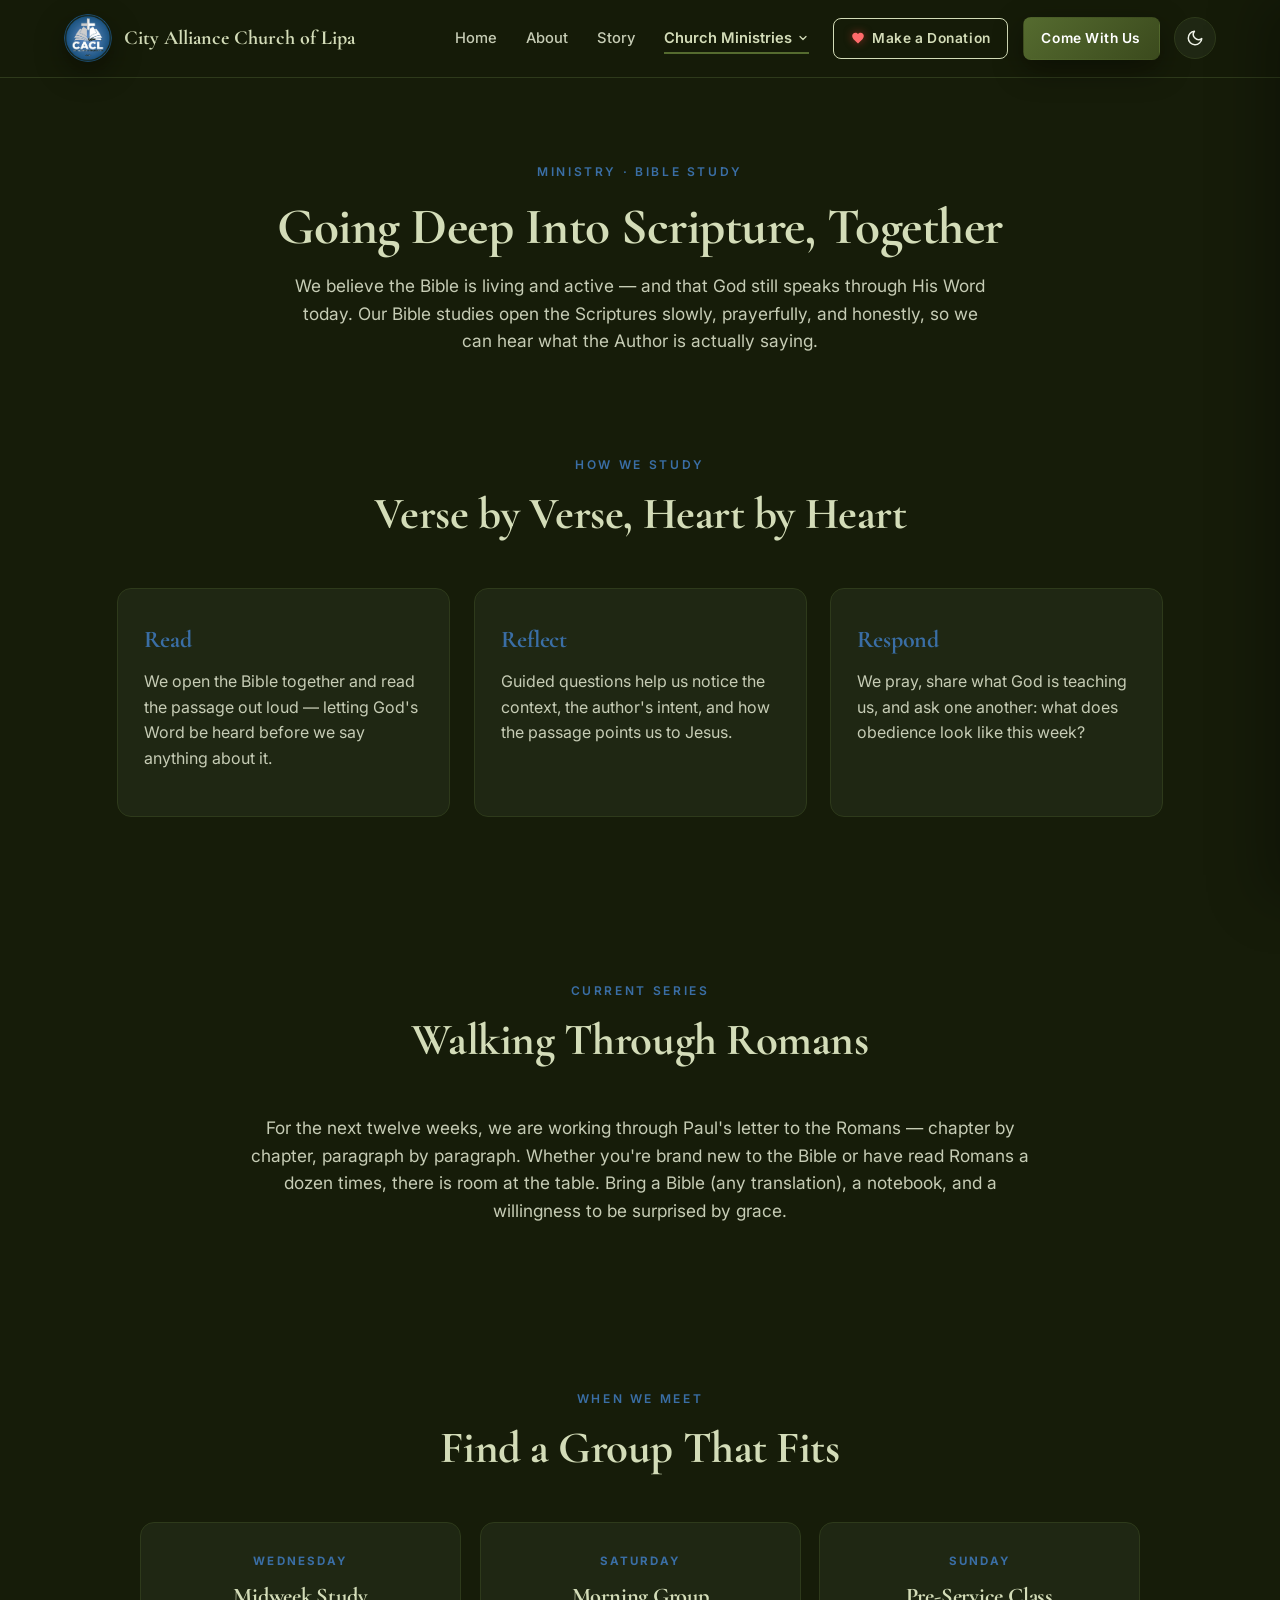
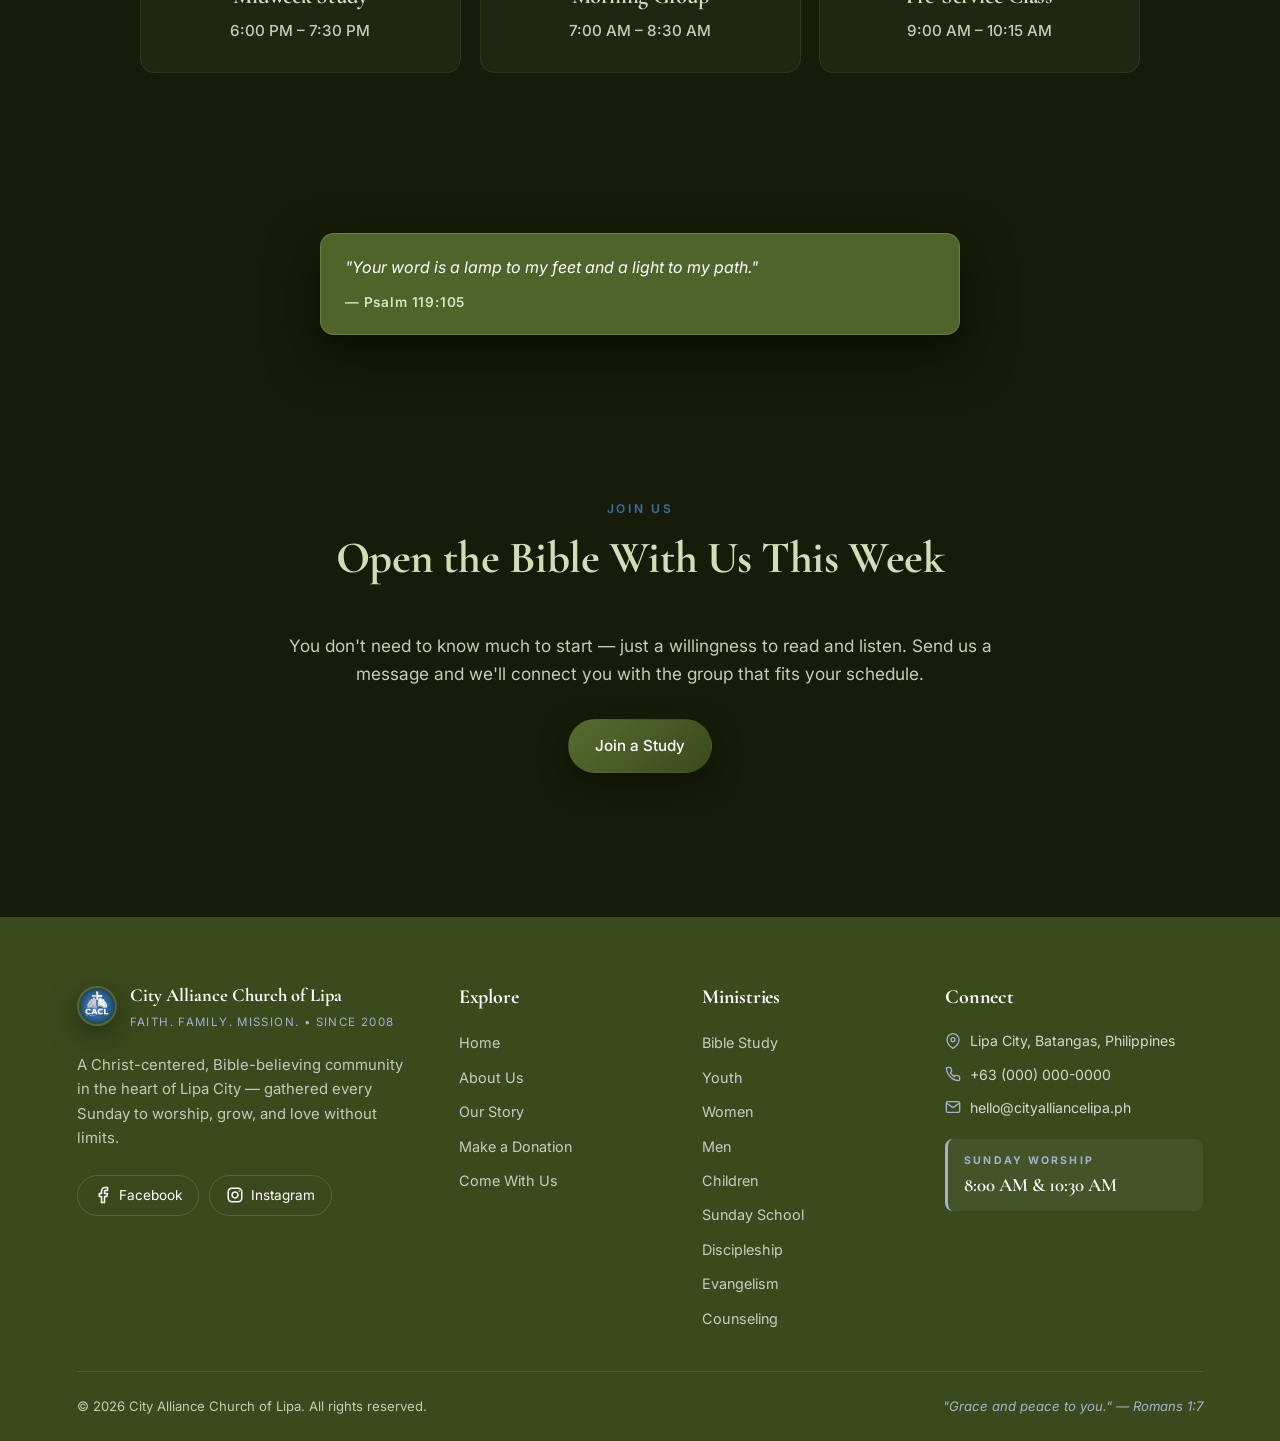
<file: bible-study.html>
<!DOCTYPE html>
<html lang="en">
<head>
  <meta charset="UTF-8" />
  <meta name="viewport" content="width=device-width, initial-scale=1.0" />
  <script>try{if(localStorage.getItem('cac-theme')!=='light')document.documentElement.setAttribute('data-theme','dark')}catch(e){document.documentElement.setAttribute('data-theme','dark')}</script>
  <title>Bible Study — City Alliance Church of Lipa</title>
  <link rel="icon" type="image/png" href="Asset/logo.png" />
  <link rel="apple-touch-icon" href="Asset/logo.png" />
  <link rel="stylesheet" href="styles.css" />
  <link rel="preconnect" href="https://fonts.googleapis.com" />
  <link rel="preconnect" href="https://fonts.gstatic.com" crossorigin />
  <link href="https://fonts.googleapis.com/css2?family=Cormorant+Garamond:wght@500;600;700&family=Inter:wght@300;400;500;600;700&display=swap" rel="stylesheet" />
</head>
<body>
  <header class="navbar">
    <a href="index.html" class="nav-left">
      <img src="Asset/logo.png" alt="CACL Logo" class="logo-img" />
      <div class="brand">
        <span class="brand-name">City Alliance Church of Lipa</span>
      </div>
    </a>

    <nav class="nav-links" aria-label="Primary">
      <a href="index.html" class="nav-link">Home</a>
      <a href="about.html" class="nav-link">About</a>
      <a href="story.html" class="nav-link">Story</a>
      <div class="nav-dropdown">
        <button class="nav-link dropdown-toggle active" aria-haspopup="true" aria-expanded="false">
          Church Ministries
          <svg class="dropdown-chevron" viewBox="0 0 24 24" width="12" height="12" fill="none" stroke="currentColor" stroke-width="2.5" stroke-linecap="round" stroke-linejoin="round">
            <polyline points="6 9 12 15 18 9"/>
          </svg>
        </button>
        <div class="dropdown-menu" role="menu">
          <a href="bible-study.html" class="dropdown-item active">Bible Study</a>
          <a href="youth.html" class="dropdown-item">Youth</a>
          <a href="women.html" class="dropdown-item">Women</a>
          <a href="men.html" class="dropdown-item">Men</a>
          <a href="children.html" class="dropdown-item">Children</a>
          <a href="sunday-school.html" class="dropdown-item">Sunday School</a>
          <a href="discipleship.html" class="dropdown-item">Discipleship</a>
          <a href="evangelism.html" class="dropdown-item">Evangelism</a>
          <a href="counseling.html" class="dropdown-item">Counseling</a>
        </div>
      </div>
    </nav>

    <div class="nav-right">
      <a href="donation.html" class="nav-donate">
        <svg viewBox="0 0 24 24" fill="currentColor"><path d="M12 21.35l-1.45-1.32C5.4 15.36 2 12.28 2 8.5 2 5.42 4.42 3 7.5 3c1.74 0 3.41.81 4.5 2.09C13.09 3.81 14.76 3 16.5 3 19.58 3 22 5.42 22 8.5c0 3.78-3.4 6.86-8.55 11.54L12 21.35z"/></svg>
        Make a Donation
      </a>
      <a href="contact.html" class="nav-cta">Come With Us</a>
      <button id="themeToggle" class="theme-toggle" aria-label="Toggle dark mode">
        <svg class="icon-sun" viewBox="0 0 24 24" width="18" height="18" fill="none" stroke="currentColor" stroke-width="2" stroke-linecap="round" stroke-linejoin="round">
          <circle cx="12" cy="12" r="4"/>
          <path d="M12 2v2M12 20v2M4.93 4.93l1.41 1.41M17.66 17.66l1.41 1.41M2 12h2M20 12h2M4.93 19.07l1.41-1.41M17.66 6.34l1.41-1.41"/>
        </svg>
        <svg class="icon-moon" viewBox="0 0 24 24" width="18" height="18" fill="none" stroke="currentColor" stroke-width="2" stroke-linecap="round" stroke-linejoin="round">
          <path d="M21 12.79A9 9 0 1 1 11.21 3 7 7 0 0 0 21 12.79z"/>
        </svg>
      </button>
      <button id="mobileMenuToggle" class="mobile-menu-toggle" aria-label="Open menu" aria-expanded="false">
        <svg viewBox="0 0 24 24" width="20" height="20" fill="none" stroke="currentColor" stroke-width="2" stroke-linecap="round" stroke-linejoin="round">
          <line x1="3" y1="6" x2="21" y2="6"/>
          <line x1="3" y1="12" x2="21" y2="12"/>
          <line x1="3" y1="18" x2="21" y2="18"/>
        </svg>
      </button>
    </div>
  </header>

  <main>
    <section class="page-intro">
      <span class="eyebrow">Ministry · Bible Study</span>
      <h1>Going Deep Into Scripture, Together</h1>
      <p class="lead">
        We believe the Bible is living and active — and that God still speaks through His Word
        today. Our Bible studies open the Scriptures slowly, prayerfully, and honestly, so we
        can hear what the Author is actually saying.
      </p>
    </section>

    <section class="section">
      <div class="section-head">
        <span class="eyebrow">How We Study</span>
        <h2>Verse by Verse, Heart by Heart</h2>
      </div>
      <div class="about-grid">
        <div class="about-card">
          <h3>Read</h3>
          <p>We open the Bible together and read the passage out loud — letting God's Word be heard before we say anything about it.</p>
        </div>
        <div class="about-card">
          <h3>Reflect</h3>
          <p>Guided questions help us notice the context, the author's intent, and how the passage points us to Jesus.</p>
        </div>
        <div class="about-card">
          <h3>Respond</h3>
          <p>We pray, share what God is teaching us, and ask one another: what does obedience look like this week?</p>
        </div>
      </div>
    </section>

    <section class="section">
      <div class="section-head">
        <span class="eyebrow">Current Series</span>
        <h2>Walking Through Romans</h2>
      </div>
      <p class="story-lead">
        For the next twelve weeks, we are working through Paul's letter to the Romans —
        chapter by chapter, paragraph by paragraph. Whether you're brand new to the Bible
        or have read Romans a dozen times, there is room at the table. Bring a Bible (any
        translation), a notebook, and a willingness to be surprised by grace.
      </p>
    </section>

    <section class="section">
      <div class="section-head">
        <span class="eyebrow">When We Meet</span>
        <h2>Find a Group That Fits</h2>
      </div>
      <div class="service-times">
        <div class="service-card">
          <div class="day">Wednesday</div>
          <h4>Midweek Study</h4>
          <div class="time">6:00 PM – 7:30 PM</div>
        </div>
        <div class="service-card">
          <div class="day">Saturday</div>
          <h4>Morning Group</h4>
          <div class="time">7:00 AM – 8:30 AM</div>
        </div>
        <div class="service-card">
          <div class="day">Sunday</div>
          <h4>Pre-Service Class</h4>
          <div class="time">9:00 AM – 10:15 AM</div>
        </div>
      </div>
    </section>

    <section class="section">
      <blockquote class="hero-verse" style="max-width: 640px; margin: 0 auto;">
        "Your word is a lamp to my feet and a light to my path."
        <cite>— Psalm 119:105</cite>
      </blockquote>
    </section>

    <section class="section">
      <div class="section-head">
        <span class="eyebrow">Join Us</span>
        <h2>Open the Bible With Us This Week</h2>
      </div>
      <p class="story-lead">
        You don't need to know much to start — just a willingness to read and listen.
        Send us a message and we'll connect you with the group that fits your schedule.
      </p>
      <div class="hero-cta" style="margin-top: 2rem;">
        <a href="contact.html" class="btn btn-primary">Join a Study</a>
      </div>
    </section>
  </main>

  <footer class="footer">
    <div class="footer-main">
      <div class="footer-col footer-col-brand">
        <div class="footer-brand">
          <img src="Asset/logo.png" alt="CACL Logo" class="logo-img sm" />
          <div>
            <div class="brand-name">City Alliance Church of Lipa</div>
            <div class="footer-tag">Faith. Family. Mission. • Since 2008</div>
          </div>
        </div>
        <p class="footer-blurb">
          A Christ-centered, Bible-believing community in the heart of Lipa City — gathered every Sunday to worship, grow, and love without limits.
        </p>
        <div class="footer-socials">
          <a href="https://www.facebook.com/profile.php?id=100074257956971" target="_blank" rel="noopener" class="social" aria-label="Facebook">
            <svg viewBox="0 0 24 24" width="18" height="18" fill="none" stroke="currentColor" stroke-width="2" stroke-linecap="round" stroke-linejoin="round">
              <path d="M18 2h-3a5 5 0 0 0-5 5v3H7v4h3v8h4v-8h3l1-4h-4V7a1 1 0 0 1 1-1h3z"/>
            </svg>
            <span>Facebook</span>
          </a>
          <a href="#" class="social" aria-label="Instagram">
            <svg viewBox="0 0 24 24" width="18" height="18" fill="none" stroke="currentColor" stroke-width="2" stroke-linecap="round" stroke-linejoin="round">
              <rect x="3" y="3" width="18" height="18" rx="5" ry="5"/>
              <path d="M16 11.37A4 4 0 1 1 12.63 8 4 4 0 0 1 16 11.37z"/>
              <line x1="17.5" y1="6.5" x2="17.51" y2="6.5"/>
            </svg>
            <span>Instagram</span>
          </a>
        </div>
      </div>

      <div class="footer-col">
        <h5 class="footer-title">Explore</h5>
        <ul class="footer-links">
          <li><a href="index.html">Home</a></li>
          <li><a href="about.html">About Us</a></li>
          <li><a href="story.html">Our Story</a></li>
          <li><a href="donation.html">Make a Donation</a></li>
          <li><a href="contact.html">Come With Us</a></li>
        </ul>
      </div>

      <div class="footer-col">
        <h5 class="footer-title">Ministries</h5>
        <ul class="footer-links">
          <li><a href="bible-study.html">Bible Study</a></li>
          <li><a href="youth.html">Youth</a></li>
          <li><a href="women.html">Women</a></li>
          <li><a href="men.html">Men</a></li>
          <li><a href="children.html">Children</a></li>
          <li><a href="sunday-school.html">Sunday School</a></li>
          <li><a href="discipleship.html">Discipleship</a></li>
          <li><a href="evangelism.html">Evangelism</a></li>
          <li><a href="counseling.html">Counseling</a></li>
        </ul>
      </div>

      <div class="footer-col">
        <h5 class="footer-title">Connect</h5>
        <ul class="footer-contact">
          <li>
            <svg viewBox="0 0 24 24" width="16" height="16" fill="none" stroke="currentColor" stroke-width="2" stroke-linecap="round" stroke-linejoin="round">
              <path d="M21 10c0 7-9 13-9 13s-9-6-9-13a9 9 0 0 1 18 0z"/>
              <circle cx="12" cy="10" r="3"/>
            </svg>
            <span>Lipa City, Batangas, Philippines</span>
          </li>
          <li>
            <svg viewBox="0 0 24 24" width="16" height="16" fill="none" stroke="currentColor" stroke-width="2" stroke-linecap="round" stroke-linejoin="round">
              <path d="M22 16.92v3a2 2 0 0 1-2.18 2 19.79 19.79 0 0 1-8.63-3.07 19.5 19.5 0 0 1-6-6 19.79 19.79 0 0 1-3.07-8.67A2 2 0 0 1 4.11 2h3a2 2 0 0 1 2 1.72 12.84 12.84 0 0 0 .7 2.81 2 2 0 0 1-.45 2.11L8.09 9.91a16 16 0 0 0 6 6l1.27-1.27a2 2 0 0 1 2.11-.45 12.84 12.84 0 0 0 2.81.7A2 2 0 0 1 22 16.92z"/>
            </svg>
            <a href="tel:+630000000000">+63 (000) 000-0000</a>
          </li>
          <li>
            <svg viewBox="0 0 24 24" width="16" height="16" fill="none" stroke="currentColor" stroke-width="2" stroke-linecap="round" stroke-linejoin="round">
              <path d="M4 4h16c1.1 0 2 .9 2 2v12c0 1.1-.9 2-2 2H4c-1.1 0-2-.9-2-2V6c0-1.1.9-2 2-2z"/>
              <polyline points="22,6 12,13 2,6"/>
            </svg>
            <a href="mailto:hello@cityalliancelipa.ph">hello@cityalliancelipa.ph</a>
          </li>
        </ul>
        <div class="footer-services">
          <div class="services-label">Sunday Worship</div>
          <div class="services-time">8:00 AM & 10:30 AM</div>
        </div>
      </div>
    </div>

    <div class="footer-bottom">
      <p>&copy; <span id="year"></span> City Alliance Church of Lipa. All rights reserved.</p>
      <p class="footer-verse">"Grace and peace to you." — Romans 1:7</p>
    </div>
  </footer>

  <!-- MOBILE MENU -->
  <div id="mobileMenuOverlay" class="mobile-menu-overlay"></div>
  <aside id="mobileMenu" class="mobile-menu" aria-label="Mobile navigation" aria-hidden="true">
    <div class="mobile-menu-header">
      <span class="mobile-menu-title">Menu</span>
      <button id="mobileMenuClose" class="mobile-menu-close" aria-label="Close menu">
        <svg viewBox="0 0 24 24" width="22" height="22" fill="none" stroke="currentColor" stroke-width="2" stroke-linecap="round" stroke-linejoin="round">
          <line x1="18" y1="6" x2="6" y2="18"/>
          <line x1="6" y1="6" x2="18" y2="18"/>
        </svg>
      </button>
    </div>
    <nav class="mobile-menu-nav">
      <a href="index.html" class="mobile-link">Home</a>
      <a href="about.html" class="mobile-link">About</a>
      <a href="story.html" class="mobile-link">Story</a>
      <div class="mobile-section">
        <div class="mobile-section-title">Church Ministries</div>
        <a href="bible-study.html" class="mobile-sublink">Bible Study</a>
        <a href="youth.html" class="mobile-sublink">Youth</a>
        <a href="women.html" class="mobile-sublink">Women</a>
        <a href="men.html" class="mobile-sublink">Men</a>
        <a href="children.html" class="mobile-sublink">Children</a>
        <a href="sunday-school.html" class="mobile-sublink">Sunday School</a>
        <a href="discipleship.html" class="mobile-sublink">Discipleship</a>
        <a href="evangelism.html" class="mobile-sublink">Evangelism</a>
        <a href="counseling.html" class="mobile-sublink">Counseling</a>
      </div>
      <a href="donation.html" class="mobile-link-donate">Make a Donation</a>
      <a href="contact.html" class="mobile-link-cta">Come With Us</a>
    </nav>
  </aside>

  <script src="script.js"></script>
</body>
</html>
</file>
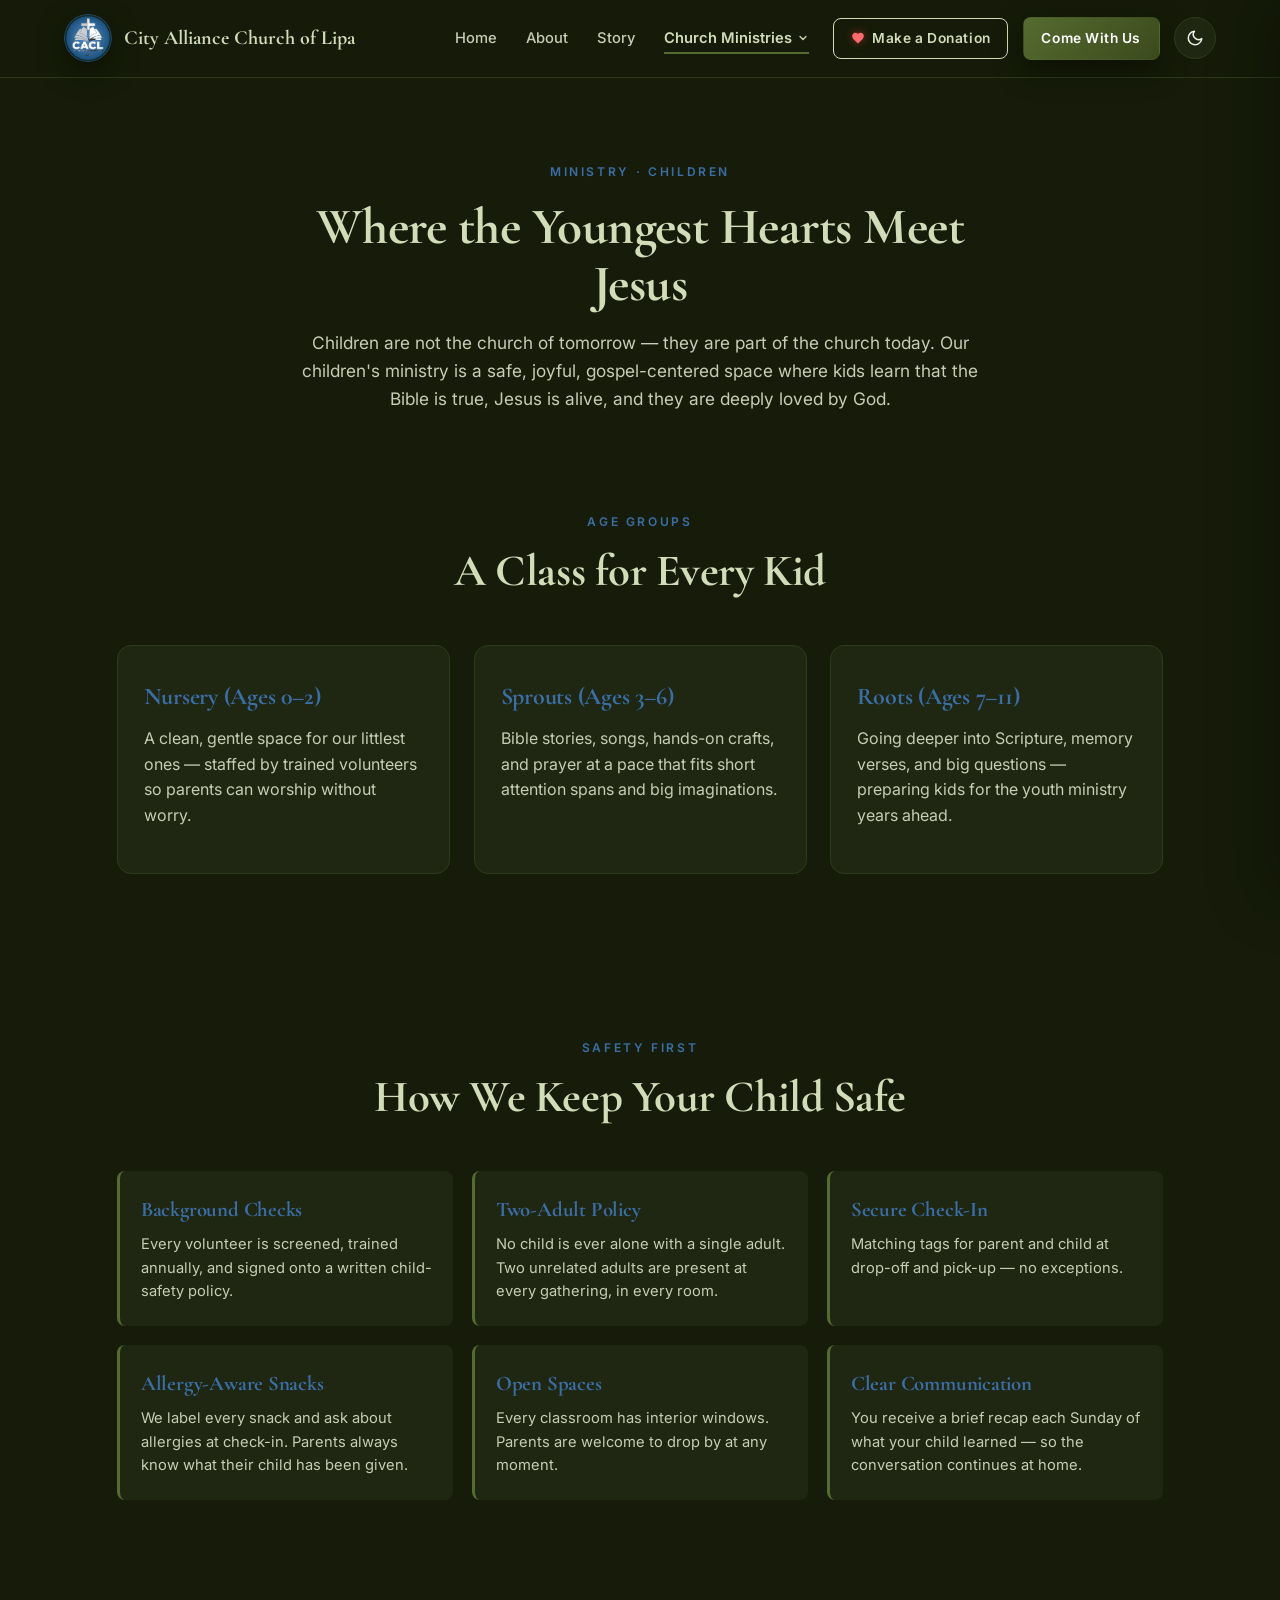
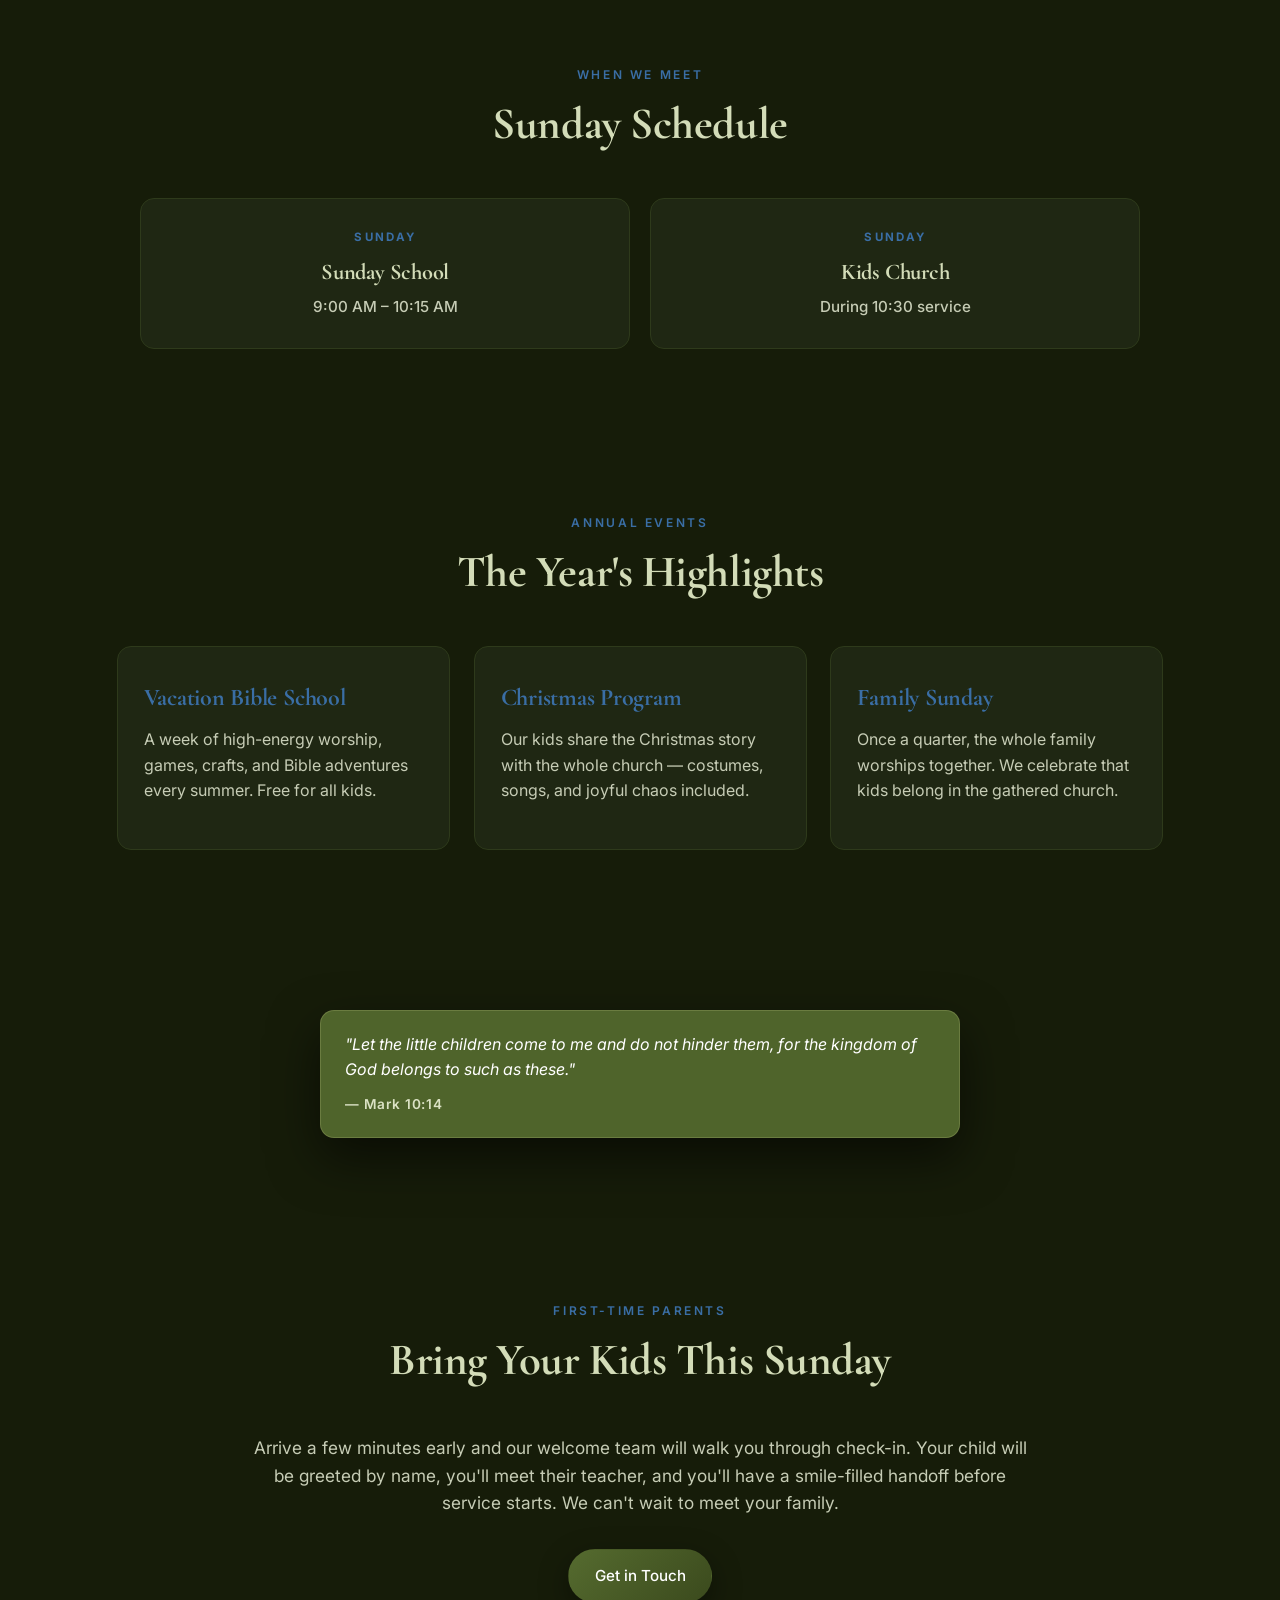
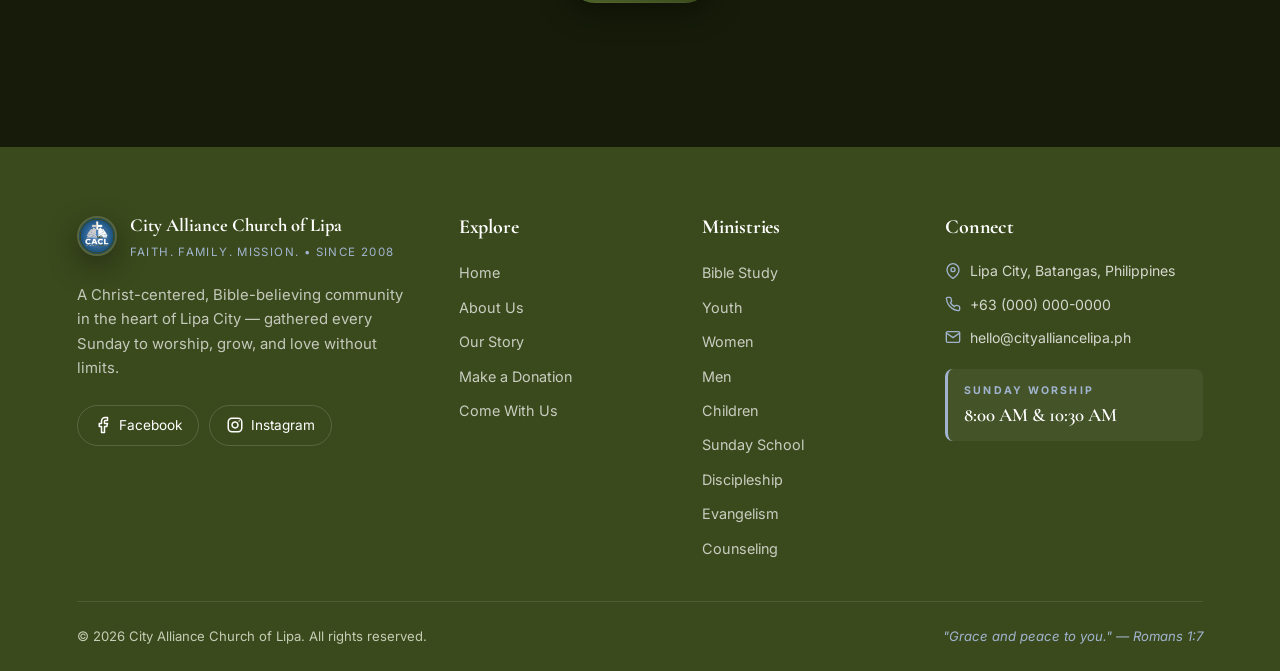
<file: children.html>
<!DOCTYPE html>
<html lang="en">
<head>
  <meta charset="UTF-8" />
  <meta name="viewport" content="width=device-width, initial-scale=1.0" />
  <script>try{if(localStorage.getItem('cac-theme')!=='light')document.documentElement.setAttribute('data-theme','dark')}catch(e){document.documentElement.setAttribute('data-theme','dark')}</script>
  <title>Children's Ministry — City Alliance Church of Lipa</title>
  <link rel="icon" type="image/png" href="Asset/logo.png" />
  <link rel="apple-touch-icon" href="Asset/logo.png" />
  <link rel="stylesheet" href="styles.css" />
  <link rel="preconnect" href="https://fonts.googleapis.com" />
  <link rel="preconnect" href="https://fonts.gstatic.com" crossorigin />
  <link href="https://fonts.googleapis.com/css2?family=Cormorant+Garamond:wght@500;600;700&family=Inter:wght@300;400;500;600;700&display=swap" rel="stylesheet" />
</head>
<body>
  <header class="navbar">
    <a href="index.html" class="nav-left">
      <img src="Asset/logo.png" alt="CACL Logo" class="logo-img" />
      <div class="brand">
        <span class="brand-name">City Alliance Church of Lipa</span>
      </div>
    </a>

    <nav class="nav-links" aria-label="Primary">
      <a href="index.html" class="nav-link">Home</a>
      <a href="about.html" class="nav-link">About</a>
      <a href="story.html" class="nav-link">Story</a>
      <div class="nav-dropdown">
        <button class="nav-link dropdown-toggle active" aria-haspopup="true" aria-expanded="false">
          Church Ministries
          <svg class="dropdown-chevron" viewBox="0 0 24 24" width="12" height="12" fill="none" stroke="currentColor" stroke-width="2.5" stroke-linecap="round" stroke-linejoin="round">
            <polyline points="6 9 12 15 18 9"/>
          </svg>
        </button>
        <div class="dropdown-menu" role="menu">
          <a href="bible-study.html" class="dropdown-item">Bible Study</a>
          <a href="youth.html" class="dropdown-item">Youth</a>
          <a href="women.html" class="dropdown-item">Women</a>
          <a href="men.html" class="dropdown-item">Men</a>
          <a href="children.html" class="dropdown-item active">Children</a>
          <a href="sunday-school.html" class="dropdown-item">Sunday School</a>
          <a href="discipleship.html" class="dropdown-item">Discipleship</a>
          <a href="evangelism.html" class="dropdown-item">Evangelism</a>
          <a href="counseling.html" class="dropdown-item">Counseling</a>
        </div>
      </div>
    </nav>

    <div class="nav-right">
      <a href="donation.html" class="nav-donate">
        <svg viewBox="0 0 24 24" fill="currentColor"><path d="M12 21.35l-1.45-1.32C5.4 15.36 2 12.28 2 8.5 2 5.42 4.42 3 7.5 3c1.74 0 3.41.81 4.5 2.09C13.09 3.81 14.76 3 16.5 3 19.58 3 22 5.42 22 8.5c0 3.78-3.4 6.86-8.55 11.54L12 21.35z"/></svg>
        Make a Donation
      </a>
      <a href="contact.html" class="nav-cta">Come With Us</a>
      <button id="themeToggle" class="theme-toggle" aria-label="Toggle dark mode">
        <svg class="icon-sun" viewBox="0 0 24 24" width="18" height="18" fill="none" stroke="currentColor" stroke-width="2" stroke-linecap="round" stroke-linejoin="round">
          <circle cx="12" cy="12" r="4"/>
          <path d="M12 2v2M12 20v2M4.93 4.93l1.41 1.41M17.66 17.66l1.41 1.41M2 12h2M20 12h2M4.93 19.07l1.41-1.41M17.66 6.34l1.41-1.41"/>
        </svg>
        <svg class="icon-moon" viewBox="0 0 24 24" width="18" height="18" fill="none" stroke="currentColor" stroke-width="2" stroke-linecap="round" stroke-linejoin="round">
          <path d="M21 12.79A9 9 0 1 1 11.21 3 7 7 0 0 0 21 12.79z"/>
        </svg>
      </button>
      <button id="mobileMenuToggle" class="mobile-menu-toggle" aria-label="Open menu" aria-expanded="false">
        <svg viewBox="0 0 24 24" width="20" height="20" fill="none" stroke="currentColor" stroke-width="2" stroke-linecap="round" stroke-linejoin="round">
          <line x1="3" y1="6" x2="21" y2="6"/>
          <line x1="3" y1="12" x2="21" y2="12"/>
          <line x1="3" y1="18" x2="21" y2="18"/>
        </svg>
      </button>
    </div>
  </header>

  <main>
    <section class="page-intro">
      <span class="eyebrow">Ministry · Children</span>
      <h1>Where the Youngest Hearts Meet Jesus</h1>
      <p class="lead">
        Children are not the church of tomorrow — they are part of the church today. Our
        children's ministry is a safe, joyful, gospel-centered space where kids learn that
        the Bible is true, Jesus is alive, and they are deeply loved by God.
      </p>
    </section>

    <section class="section">
      <div class="section-head">
        <span class="eyebrow">Age Groups</span>
        <h2>A Class for Every Kid</h2>
      </div>
      <div class="about-grid">
        <div class="about-card">
          <h3>Nursery (Ages 0–2)</h3>
          <p>A clean, gentle space for our littlest ones — staffed by trained volunteers so parents can worship without worry.</p>
        </div>
        <div class="about-card">
          <h3>Sprouts (Ages 3–6)</h3>
          <p>Bible stories, songs, hands-on crafts, and prayer at a pace that fits short attention spans and big imaginations.</p>
        </div>
        <div class="about-card">
          <h3>Roots (Ages 7–11)</h3>
          <p>Going deeper into Scripture, memory verses, and big questions — preparing kids for the youth ministry years ahead.</p>
        </div>
      </div>
    </section>

    <section class="section">
      <div class="section-head">
        <span class="eyebrow">Safety First</span>
        <h2>How We Keep Your Child Safe</h2>
      </div>
      <div class="beliefs-grid">
        <div class="belief-item">
          <h4>Background Checks</h4>
          <p>Every volunteer is screened, trained annually, and signed onto a written child-safety policy.</p>
        </div>
        <div class="belief-item">
          <h4>Two-Adult Policy</h4>
          <p>No child is ever alone with a single adult. Two unrelated adults are present at every gathering, in every room.</p>
        </div>
        <div class="belief-item">
          <h4>Secure Check-In</h4>
          <p>Matching tags for parent and child at drop-off and pick-up — no exceptions.</p>
        </div>
        <div class="belief-item">
          <h4>Allergy-Aware Snacks</h4>
          <p>We label every snack and ask about allergies at check-in. Parents always know what their child has been given.</p>
        </div>
        <div class="belief-item">
          <h4>Open Spaces</h4>
          <p>Every classroom has interior windows. Parents are welcome to drop by at any moment.</p>
        </div>
        <div class="belief-item">
          <h4>Clear Communication</h4>
          <p>You receive a brief recap each Sunday of what your child learned — so the conversation continues at home.</p>
        </div>
      </div>
    </section>

    <section class="section">
      <div class="section-head">
        <span class="eyebrow">When We Meet</span>
        <h2>Sunday Schedule</h2>
      </div>
      <div class="service-times">
        <div class="service-card">
          <div class="day">Sunday</div>
          <h4>Sunday School</h4>
          <div class="time">9:00 AM – 10:15 AM</div>
        </div>
        <div class="service-card">
          <div class="day">Sunday</div>
          <h4>Kids Church</h4>
          <div class="time">During 10:30 service</div>
        </div>
      </div>
    </section>

    <section class="section">
      <div class="section-head">
        <span class="eyebrow">Annual Events</span>
        <h2>The Year's Highlights</h2>
      </div>
      <div class="about-grid">
        <div class="about-card">
          <h3>Vacation Bible School</h3>
          <p>A week of high-energy worship, games, crafts, and Bible adventures every summer. Free for all kids.</p>
        </div>
        <div class="about-card">
          <h3>Christmas Program</h3>
          <p>Our kids share the Christmas story with the whole church — costumes, songs, and joyful chaos included.</p>
        </div>
        <div class="about-card">
          <h3>Family Sunday</h3>
          <p>Once a quarter, the whole family worships together. We celebrate that kids belong in the gathered church.</p>
        </div>
      </div>
    </section>

    <section class="section">
      <blockquote class="hero-verse" style="max-width: 640px; margin: 0 auto;">
        "Let the little children come to me and do not hinder them, for the kingdom of God belongs to such as these."
        <cite>— Mark 10:14</cite>
      </blockquote>
    </section>

    <section class="section">
      <div class="section-head">
        <span class="eyebrow">First-Time Parents</span>
        <h2>Bring Your Kids This Sunday</h2>
      </div>
      <p class="story-lead">
        Arrive a few minutes early and our welcome team will walk you through check-in.
        Your child will be greeted by name, you'll meet their teacher, and you'll have a
        smile-filled handoff before service starts. We can't wait to meet your family.
      </p>
      <div class="hero-cta" style="margin-top: 2rem;">
        <a href="contact.html" class="btn btn-primary">Get in Touch</a>
      </div>
    </section>
  </main>

  <footer class="footer">
    <div class="footer-main">
      <div class="footer-col footer-col-brand">
        <div class="footer-brand">
          <img src="Asset/logo.png" alt="CACL Logo" class="logo-img sm" />
          <div>
            <div class="brand-name">City Alliance Church of Lipa</div>
            <div class="footer-tag">Faith. Family. Mission. • Since 2008</div>
          </div>
        </div>
        <p class="footer-blurb">
          A Christ-centered, Bible-believing community in the heart of Lipa City — gathered every Sunday to worship, grow, and love without limits.
        </p>
        <div class="footer-socials">
          <a href="https://www.facebook.com/profile.php?id=100074257956971" target="_blank" rel="noopener" class="social" aria-label="Facebook">
            <svg viewBox="0 0 24 24" width="18" height="18" fill="none" stroke="currentColor" stroke-width="2" stroke-linecap="round" stroke-linejoin="round">
              <path d="M18 2h-3a5 5 0 0 0-5 5v3H7v4h3v8h4v-8h3l1-4h-4V7a1 1 0 0 1 1-1h3z"/>
            </svg>
            <span>Facebook</span>
          </a>
          <a href="#" class="social" aria-label="Instagram">
            <svg viewBox="0 0 24 24" width="18" height="18" fill="none" stroke="currentColor" stroke-width="2" stroke-linecap="round" stroke-linejoin="round">
              <rect x="3" y="3" width="18" height="18" rx="5" ry="5"/>
              <path d="M16 11.37A4 4 0 1 1 12.63 8 4 4 0 0 1 16 11.37z"/>
              <line x1="17.5" y1="6.5" x2="17.51" y2="6.5"/>
            </svg>
            <span>Instagram</span>
          </a>
        </div>
      </div>

      <div class="footer-col">
        <h5 class="footer-title">Explore</h5>
        <ul class="footer-links">
          <li><a href="index.html">Home</a></li>
          <li><a href="about.html">About Us</a></li>
          <li><a href="story.html">Our Story</a></li>
          <li><a href="donation.html">Make a Donation</a></li>
          <li><a href="contact.html">Come With Us</a></li>
        </ul>
      </div>

      <div class="footer-col">
        <h5 class="footer-title">Ministries</h5>
        <ul class="footer-links">
          <li><a href="bible-study.html">Bible Study</a></li>
          <li><a href="youth.html">Youth</a></li>
          <li><a href="women.html">Women</a></li>
          <li><a href="men.html">Men</a></li>
          <li><a href="children.html">Children</a></li>
          <li><a href="sunday-school.html">Sunday School</a></li>
          <li><a href="discipleship.html">Discipleship</a></li>
          <li><a href="evangelism.html">Evangelism</a></li>
          <li><a href="counseling.html">Counseling</a></li>
        </ul>
      </div>

      <div class="footer-col">
        <h5 class="footer-title">Connect</h5>
        <ul class="footer-contact">
          <li>
            <svg viewBox="0 0 24 24" width="16" height="16" fill="none" stroke="currentColor" stroke-width="2" stroke-linecap="round" stroke-linejoin="round">
              <path d="M21 10c0 7-9 13-9 13s-9-6-9-13a9 9 0 0 1 18 0z"/>
              <circle cx="12" cy="10" r="3"/>
            </svg>
            <span>Lipa City, Batangas, Philippines</span>
          </li>
          <li>
            <svg viewBox="0 0 24 24" width="16" height="16" fill="none" stroke="currentColor" stroke-width="2" stroke-linecap="round" stroke-linejoin="round">
              <path d="M22 16.92v3a2 2 0 0 1-2.18 2 19.79 19.79 0 0 1-8.63-3.07 19.5 19.5 0 0 1-6-6 19.79 19.79 0 0 1-3.07-8.67A2 2 0 0 1 4.11 2h3a2 2 0 0 1 2 1.72 12.84 12.84 0 0 0 .7 2.81 2 2 0 0 1-.45 2.11L8.09 9.91a16 16 0 0 0 6 6l1.27-1.27a2 2 0 0 1 2.11-.45 12.84 12.84 0 0 0 2.81.7A2 2 0 0 1 22 16.92z"/>
            </svg>
            <a href="tel:+630000000000">+63 (000) 000-0000</a>
          </li>
          <li>
            <svg viewBox="0 0 24 24" width="16" height="16" fill="none" stroke="currentColor" stroke-width="2" stroke-linecap="round" stroke-linejoin="round">
              <path d="M4 4h16c1.1 0 2 .9 2 2v12c0 1.1-.9 2-2 2H4c-1.1 0-2-.9-2-2V6c0-1.1.9-2 2-2z"/>
              <polyline points="22,6 12,13 2,6"/>
            </svg>
            <a href="mailto:hello@cityalliancelipa.ph">hello@cityalliancelipa.ph</a>
          </li>
        </ul>
        <div class="footer-services">
          <div class="services-label">Sunday Worship</div>
          <div class="services-time">8:00 AM & 10:30 AM</div>
        </div>
      </div>
    </div>

    <div class="footer-bottom">
      <p>&copy; <span id="year"></span> City Alliance Church of Lipa. All rights reserved.</p>
      <p class="footer-verse">"Grace and peace to you." — Romans 1:7</p>
    </div>
  </footer>

  <!-- MOBILE MENU -->
  <div id="mobileMenuOverlay" class="mobile-menu-overlay"></div>
  <aside id="mobileMenu" class="mobile-menu" aria-label="Mobile navigation" aria-hidden="true">
    <div class="mobile-menu-header">
      <span class="mobile-menu-title">Menu</span>
      <button id="mobileMenuClose" class="mobile-menu-close" aria-label="Close menu">
        <svg viewBox="0 0 24 24" width="22" height="22" fill="none" stroke="currentColor" stroke-width="2" stroke-linecap="round" stroke-linejoin="round">
          <line x1="18" y1="6" x2="6" y2="18"/>
          <line x1="6" y1="6" x2="18" y2="18"/>
        </svg>
      </button>
    </div>
    <nav class="mobile-menu-nav">
      <a href="index.html" class="mobile-link">Home</a>
      <a href="about.html" class="mobile-link">About</a>
      <a href="story.html" class="mobile-link">Story</a>
      <div class="mobile-section">
        <div class="mobile-section-title">Church Ministries</div>
        <a href="bible-study.html" class="mobile-sublink">Bible Study</a>
        <a href="youth.html" class="mobile-sublink">Youth</a>
        <a href="women.html" class="mobile-sublink">Women</a>
        <a href="men.html" class="mobile-sublink">Men</a>
        <a href="children.html" class="mobile-sublink">Children</a>
        <a href="sunday-school.html" class="mobile-sublink">Sunday School</a>
        <a href="discipleship.html" class="mobile-sublink">Discipleship</a>
        <a href="evangelism.html" class="mobile-sublink">Evangelism</a>
        <a href="counseling.html" class="mobile-sublink">Counseling</a>
      </div>
      <a href="donation.html" class="mobile-link-donate">Make a Donation</a>
      <a href="contact.html" class="mobile-link-cta">Come With Us</a>
    </nav>
  </aside>

  <script src="script.js"></script>
</body>
</html>
</file>
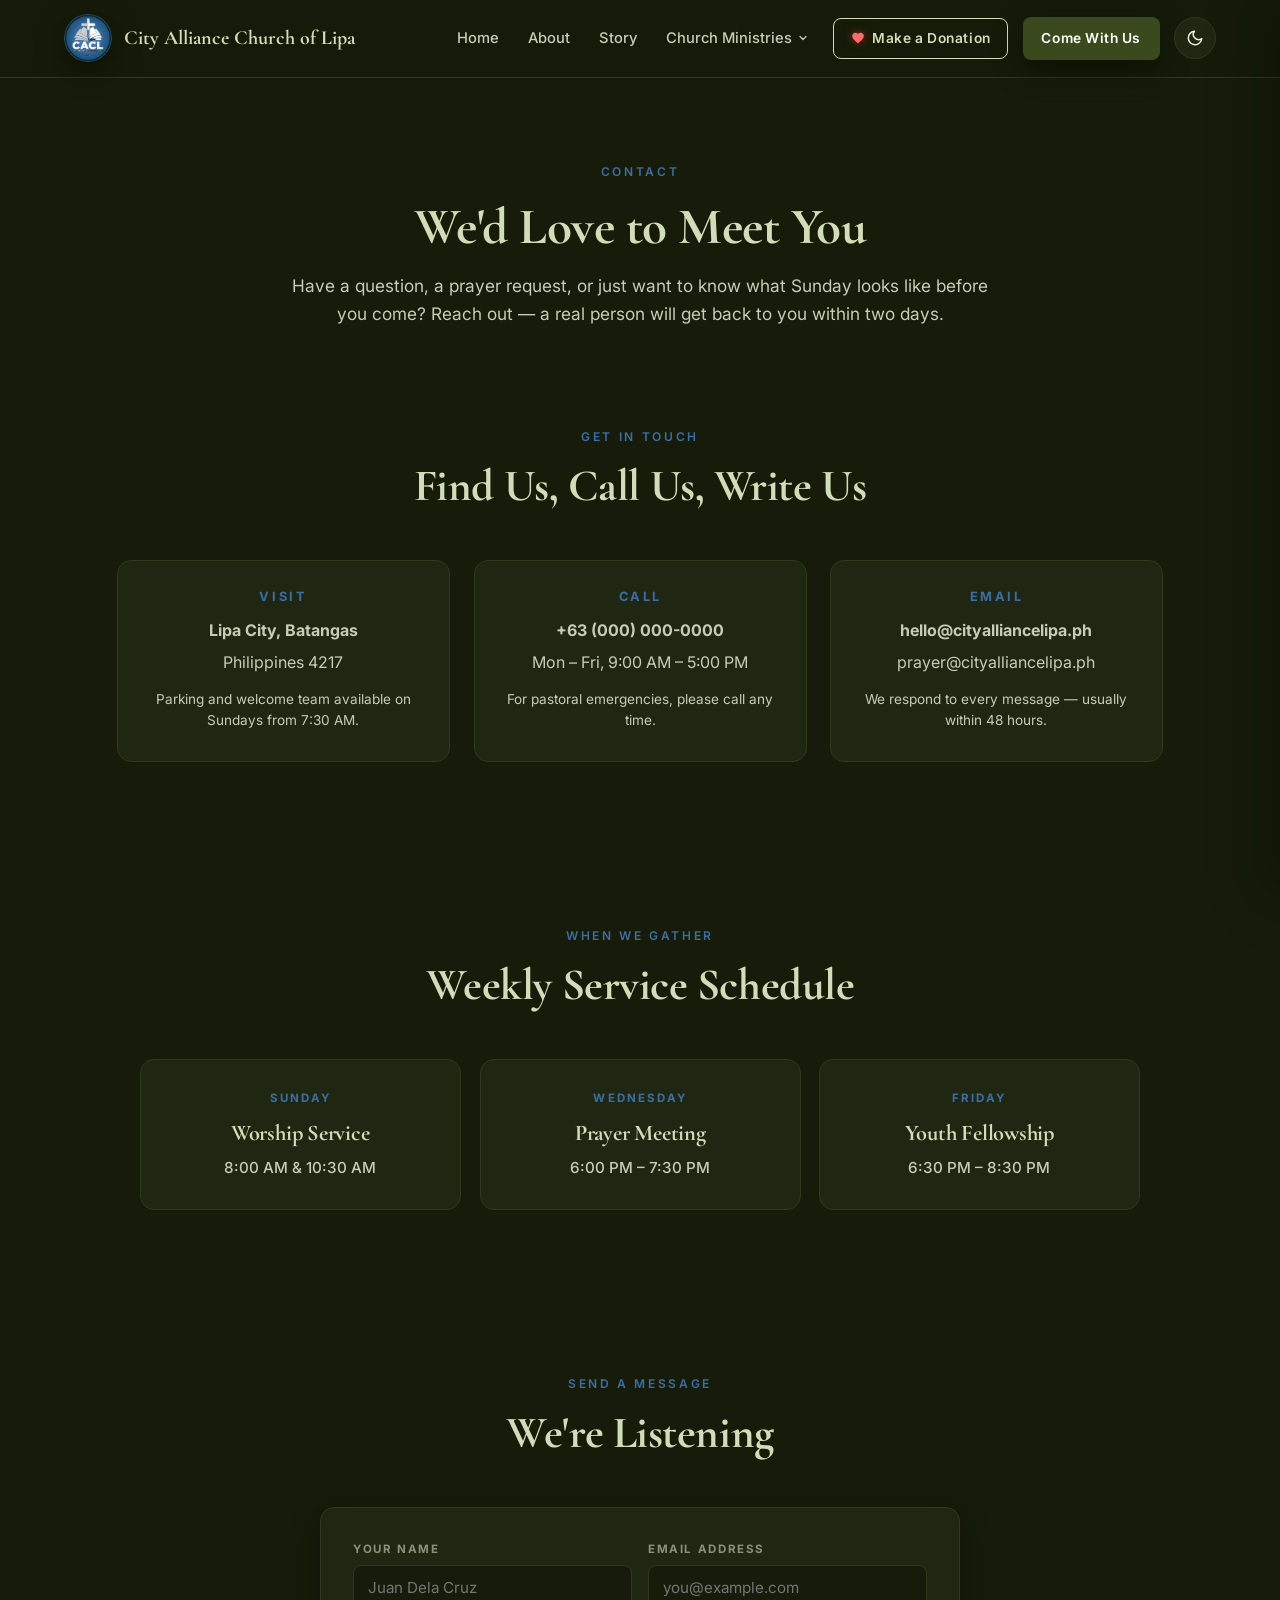
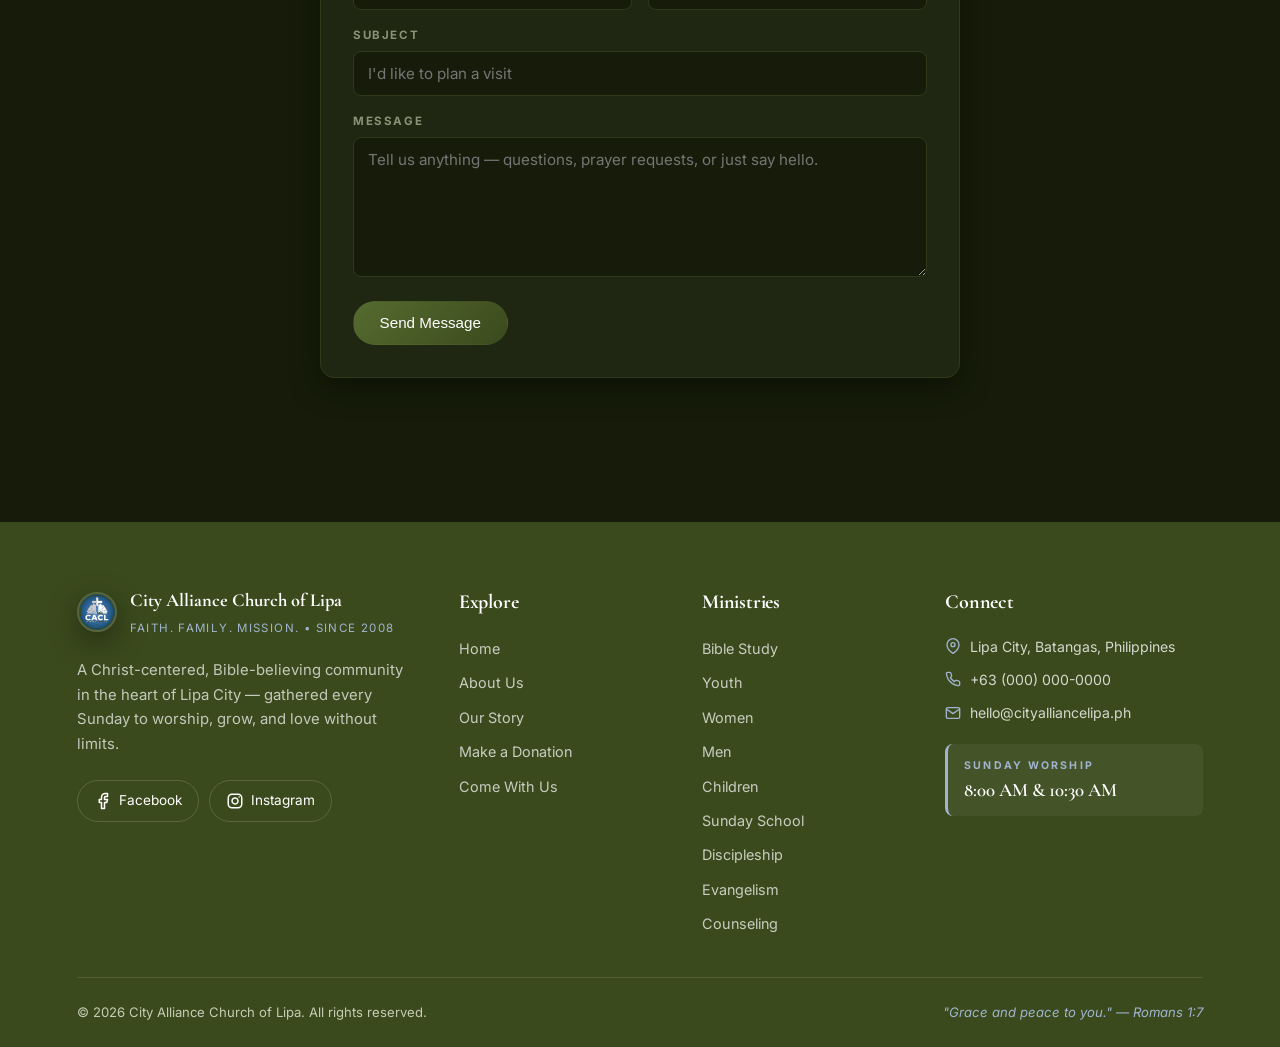
<file: contact.html>
<!DOCTYPE html>
<html lang="en">
<head>
  <meta charset="UTF-8" />
  <meta name="viewport" content="width=device-width, initial-scale=1.0" />
  <script>try{if(localStorage.getItem('cac-theme')!=='light')document.documentElement.setAttribute('data-theme','dark')}catch(e){document.documentElement.setAttribute('data-theme','dark')}</script>
  <title>Contact — City Alliance Church of Lipa</title>
  <link rel="icon" type="image/png" href="Asset/logo.png" />
  <link rel="apple-touch-icon" href="Asset/logo.png" />
  <link rel="stylesheet" href="styles.css" />
  <link rel="preconnect" href="https://fonts.googleapis.com" />
  <link rel="preconnect" href="https://fonts.gstatic.com" crossorigin />
  <link href="https://fonts.googleapis.com/css2?family=Cormorant+Garamond:wght@500;600;700&family=Inter:wght@300;400;500;600;700&display=swap" rel="stylesheet" />
</head>
<body>
  <!-- NAVBAR -->
  <header class="navbar">
    <a href="index.html" class="nav-left">
      <img src="Asset/logo.png" alt="CACL Logo" class="logo-img" />
      <div class="brand">
        <span class="brand-name">City Alliance Church of Lipa</span>
      </div>
    </a>

    <nav class="nav-links" aria-label="Primary">
      <a href="index.html" class="nav-link">Home</a>
      <a href="about.html" class="nav-link">About</a>
      <a href="story.html" class="nav-link">Story</a>
      <div class="nav-dropdown">
        <button class="nav-link dropdown-toggle" aria-haspopup="true" aria-expanded="false">
          Church Ministries
          <svg class="dropdown-chevron" viewBox="0 0 24 24" width="12" height="12" fill="none" stroke="currentColor" stroke-width="2.5" stroke-linecap="round" stroke-linejoin="round">
            <polyline points="6 9 12 15 18 9"/>
          </svg>
        </button>
        <div class="dropdown-menu" role="menu">
          <a href="bible-study.html" class="dropdown-item">Bible Study</a>
          <a href="youth.html" class="dropdown-item">Youth</a>
          <a href="women.html" class="dropdown-item">Women</a>
          <a href="men.html" class="dropdown-item">Men</a>
          <a href="children.html" class="dropdown-item">Children</a>
          <a href="sunday-school.html" class="dropdown-item">Sunday School</a>
          <a href="discipleship.html" class="dropdown-item">Discipleship</a>
          <a href="evangelism.html" class="dropdown-item">Evangelism</a>
          <a href="counseling.html" class="dropdown-item">Counseling</a>
        </div>
      </div>
    </nav>

    <div class="nav-right">
      <a href="donation.html" class="nav-donate">
        <svg viewBox="0 0 24 24" fill="currentColor"><path d="M12 21.35l-1.45-1.32C5.4 15.36 2 12.28 2 8.5 2 5.42 4.42 3 7.5 3c1.74 0 3.41.81 4.5 2.09C13.09 3.81 14.76 3 16.5 3 19.58 3 22 5.42 22 8.5c0 3.78-3.4 6.86-8.55 11.54L12 21.35z"/></svg>
        Make a Donation
      </a>
      <a href="contact.html" class="nav-cta active">Come With Us</a>
      <button id="themeToggle" class="theme-toggle" aria-label="Toggle dark mode">
        <svg class="icon-sun" viewBox="0 0 24 24" width="18" height="18" fill="none" stroke="currentColor" stroke-width="2" stroke-linecap="round" stroke-linejoin="round">
          <circle cx="12" cy="12" r="4"/>
          <path d="M12 2v2M12 20v2M4.93 4.93l1.41 1.41M17.66 17.66l1.41 1.41M2 12h2M20 12h2M4.93 19.07l1.41-1.41M17.66 6.34l1.41-1.41"/>
        </svg>
        <svg class="icon-moon" viewBox="0 0 24 24" width="18" height="18" fill="none" stroke="currentColor" stroke-width="2" stroke-linecap="round" stroke-linejoin="round">
          <path d="M21 12.79A9 9 0 1 1 11.21 3 7 7 0 0 0 21 12.79z"/>
        </svg>
      </button>
      <button id="mobileMenuToggle" class="mobile-menu-toggle" aria-label="Open menu" aria-expanded="false">
        <svg viewBox="0 0 24 24" width="20" height="20" fill="none" stroke="currentColor" stroke-width="2" stroke-linecap="round" stroke-linejoin="round">
          <line x1="3" y1="6" x2="21" y2="6"/>
          <line x1="3" y1="12" x2="21" y2="12"/>
          <line x1="3" y1="18" x2="21" y2="18"/>
        </svg>
      </button>
    </div>
  </header>

  <main>
    <!-- PAGE INTRO -->
    <section class="page-intro">
      <span class="eyebrow">Contact</span>
      <h1>We'd Love to Meet You</h1>
      <p class="lead">
        Have a question, a prayer request, or just want to know what Sunday looks like
        before you come? Reach out — a real person will get back to you within two days.
      </p>
    </section>

    <!-- CONTACT DETAILS -->
    <section class="section">
      <div class="section-head">
        <span class="eyebrow">Get in Touch</span>
        <h2>Find Us, Call Us, Write Us</h2>
      </div>
      <div class="contact-grid">
        <div class="contact-card">
          <h4>Visit</h4>
          <p><strong>Lipa City, Batangas</strong></p>
          <p>Philippines 4217</p>
          <p style="margin-top: 0.6rem; font-size: 0.85rem;">Parking and welcome team available on Sundays from 7:30 AM.</p>
        </div>
        <div class="contact-card">
          <h4>Call</h4>
          <p><strong>+63 (000) 000-0000</strong></p>
          <p>Mon – Fri, 9:00 AM – 5:00 PM</p>
          <p style="margin-top: 0.6rem; font-size: 0.85rem;">For pastoral emergencies, please call any time.</p>
        </div>
        <div class="contact-card">
          <h4>Email</h4>
          <p><strong>hello@cityalliancelipa.ph</strong></p>
          <p>prayer@cityalliancelipa.ph</p>
          <p style="margin-top: 0.6rem; font-size: 0.85rem;">We respond to every message — usually within 48 hours.</p>
        </div>
      </div>
    </section>

    <!-- SERVICE TIMES REMINDER -->
    <section class="section">
      <div class="section-head">
        <span class="eyebrow">When We Gather</span>
        <h2>Weekly Service Schedule</h2>
      </div>
      <div class="service-times">
        <div class="service-card">
          <div class="day">Sunday</div>
          <h4>Worship Service</h4>
          <div class="time">8:00 AM & 10:30 AM</div>
        </div>
        <div class="service-card">
          <div class="day">Wednesday</div>
          <h4>Prayer Meeting</h4>
          <div class="time">6:00 PM – 7:30 PM</div>
        </div>
        <div class="service-card">
          <div class="day">Friday</div>
          <h4>Youth Fellowship</h4>
          <div class="time">6:30 PM – 8:30 PM</div>
        </div>
      </div>
    </section>

    <!-- CONTACT FORM -->
    <section class="section">
      <div class="section-head">
        <span class="eyebrow">Send a Message</span>
        <h2>We're Listening</h2>
      </div>
      <form class="contact-form" onsubmit="event.preventDefault(); alert('Thank you! We\'ll reach out to you soon.');">
        <div class="form-row">
          <div class="form-field">
            <label for="cf-name">Your Name</label>
            <input id="cf-name" name="name" type="text" required placeholder="Juan Dela Cruz" />
          </div>
          <div class="form-field">
            <label for="cf-email">Email Address</label>
            <input id="cf-email" name="email" type="email" required placeholder="you@example.com" />
          </div>
        </div>
        <div class="form-field">
          <label for="cf-subject">Subject</label>
          <input id="cf-subject" name="subject" type="text" placeholder="I'd like to plan a visit" />
        </div>
        <div class="form-field">
          <label for="cf-message">Message</label>
          <textarea id="cf-message" name="message" required placeholder="Tell us anything — questions, prayer requests, or just say hello."></textarea>
        </div>
        <button type="submit" class="btn form-submit">Send Message</button>
      </form>
    </section>
  </main>

  <!-- FOOTER -->
  <footer class="footer">
    <div class="footer-main">
      <div class="footer-col footer-col-brand">
        <div class="footer-brand">
          <img src="Asset/logo.png" alt="CACL Logo" class="logo-img sm" />
          <div>
            <div class="brand-name">City Alliance Church of Lipa</div>
            <div class="footer-tag">Faith. Family. Mission. • Since 2008</div>
          </div>
        </div>
        <p class="footer-blurb">
          A Christ-centered, Bible-believing community in the heart of Lipa City — gathered every Sunday to worship, grow, and love without limits.
        </p>
        <div class="footer-socials">
          <a href="https://www.facebook.com/profile.php?id=100074257956971" target="_blank" rel="noopener" class="social" aria-label="Facebook">
            <svg viewBox="0 0 24 24" width="18" height="18" fill="none" stroke="currentColor" stroke-width="2" stroke-linecap="round" stroke-linejoin="round">
              <path d="M18 2h-3a5 5 0 0 0-5 5v3H7v4h3v8h4v-8h3l1-4h-4V7a1 1 0 0 1 1-1h3z"/>
            </svg>
            <span>Facebook</span>
          </a>
          <a href="#" class="social" aria-label="Instagram">
            <svg viewBox="0 0 24 24" width="18" height="18" fill="none" stroke="currentColor" stroke-width="2" stroke-linecap="round" stroke-linejoin="round">
              <rect x="3" y="3" width="18" height="18" rx="5" ry="5"/>
              <path d="M16 11.37A4 4 0 1 1 12.63 8 4 4 0 0 1 16 11.37z"/>
              <line x1="17.5" y1="6.5" x2="17.51" y2="6.5"/>
            </svg>
            <span>Instagram</span>
          </a>
        </div>
      </div>

      <div class="footer-col">
        <h5 class="footer-title">Explore</h5>
        <ul class="footer-links">
          <li><a href="index.html">Home</a></li>
          <li><a href="about.html">About Us</a></li>
          <li><a href="story.html">Our Story</a></li>
          <li><a href="donation.html">Make a Donation</a></li>
          <li><a href="contact.html">Come With Us</a></li>
        </ul>
      </div>

      <div class="footer-col">
        <h5 class="footer-title">Ministries</h5>
        <ul class="footer-links">
          <li><a href="bible-study.html">Bible Study</a></li>
          <li><a href="youth.html">Youth</a></li>
          <li><a href="women.html">Women</a></li>
          <li><a href="men.html">Men</a></li>
          <li><a href="children.html">Children</a></li>
          <li><a href="sunday-school.html">Sunday School</a></li>
          <li><a href="discipleship.html">Discipleship</a></li>
          <li><a href="evangelism.html">Evangelism</a></li>
          <li><a href="counseling.html">Counseling</a></li>
        </ul>
      </div>

      <div class="footer-col">
        <h5 class="footer-title">Connect</h5>
        <ul class="footer-contact">
          <li>
            <svg viewBox="0 0 24 24" width="16" height="16" fill="none" stroke="currentColor" stroke-width="2" stroke-linecap="round" stroke-linejoin="round">
              <path d="M21 10c0 7-9 13-9 13s-9-6-9-13a9 9 0 0 1 18 0z"/>
              <circle cx="12" cy="10" r="3"/>
            </svg>
            <span>Lipa City, Batangas, Philippines</span>
          </li>
          <li>
            <svg viewBox="0 0 24 24" width="16" height="16" fill="none" stroke="currentColor" stroke-width="2" stroke-linecap="round" stroke-linejoin="round">
              <path d="M22 16.92v3a2 2 0 0 1-2.18 2 19.79 19.79 0 0 1-8.63-3.07 19.5 19.5 0 0 1-6-6 19.79 19.79 0 0 1-3.07-8.67A2 2 0 0 1 4.11 2h3a2 2 0 0 1 2 1.72 12.84 12.84 0 0 0 .7 2.81 2 2 0 0 1-.45 2.11L8.09 9.91a16 16 0 0 0 6 6l1.27-1.27a2 2 0 0 1 2.11-.45 12.84 12.84 0 0 0 2.81.7A2 2 0 0 1 22 16.92z"/>
            </svg>
            <a href="tel:+630000000000">+63 (000) 000-0000</a>
          </li>
          <li>
            <svg viewBox="0 0 24 24" width="16" height="16" fill="none" stroke="currentColor" stroke-width="2" stroke-linecap="round" stroke-linejoin="round">
              <path d="M4 4h16c1.1 0 2 .9 2 2v12c0 1.1-.9 2-2 2H4c-1.1 0-2-.9-2-2V6c0-1.1.9-2 2-2z"/>
              <polyline points="22,6 12,13 2,6"/>
            </svg>
            <a href="mailto:hello@cityalliancelipa.ph">hello@cityalliancelipa.ph</a>
          </li>
        </ul>
        <div class="footer-services">
          <div class="services-label">Sunday Worship</div>
          <div class="services-time">8:00 AM & 10:30 AM</div>
        </div>
      </div>
    </div>

    <div class="footer-bottom">
      <p>&copy; <span id="year"></span> City Alliance Church of Lipa. All rights reserved.</p>
      <p class="footer-verse">"Grace and peace to you." — Romans 1:7</p>
    </div>
  </footer>

  <!-- MOBILE MENU -->
  <div id="mobileMenuOverlay" class="mobile-menu-overlay"></div>
  <aside id="mobileMenu" class="mobile-menu" aria-label="Mobile navigation" aria-hidden="true">
    <div class="mobile-menu-header">
      <span class="mobile-menu-title">Menu</span>
      <button id="mobileMenuClose" class="mobile-menu-close" aria-label="Close menu">
        <svg viewBox="0 0 24 24" width="22" height="22" fill="none" stroke="currentColor" stroke-width="2" stroke-linecap="round" stroke-linejoin="round">
          <line x1="18" y1="6" x2="6" y2="18"/>
          <line x1="6" y1="6" x2="18" y2="18"/>
        </svg>
      </button>
    </div>
    <nav class="mobile-menu-nav">
      <a href="index.html" class="mobile-link">Home</a>
      <a href="about.html" class="mobile-link">About</a>
      <a href="story.html" class="mobile-link">Story</a>
      <div class="mobile-section">
        <div class="mobile-section-title">Church Ministries</div>
        <a href="bible-study.html" class="mobile-sublink">Bible Study</a>
        <a href="youth.html" class="mobile-sublink">Youth</a>
        <a href="women.html" class="mobile-sublink">Women</a>
        <a href="men.html" class="mobile-sublink">Men</a>
        <a href="children.html" class="mobile-sublink">Children</a>
        <a href="sunday-school.html" class="mobile-sublink">Sunday School</a>
        <a href="discipleship.html" class="mobile-sublink">Discipleship</a>
        <a href="evangelism.html" class="mobile-sublink">Evangelism</a>
        <a href="counseling.html" class="mobile-sublink">Counseling</a>
      </div>
      <a href="donation.html" class="mobile-link-donate">Make a Donation</a>
      <a href="contact.html" class="mobile-link-cta">Come With Us</a>
    </nav>
  </aside>

  <script src="script.js"></script>
</body>
</html>
</file>
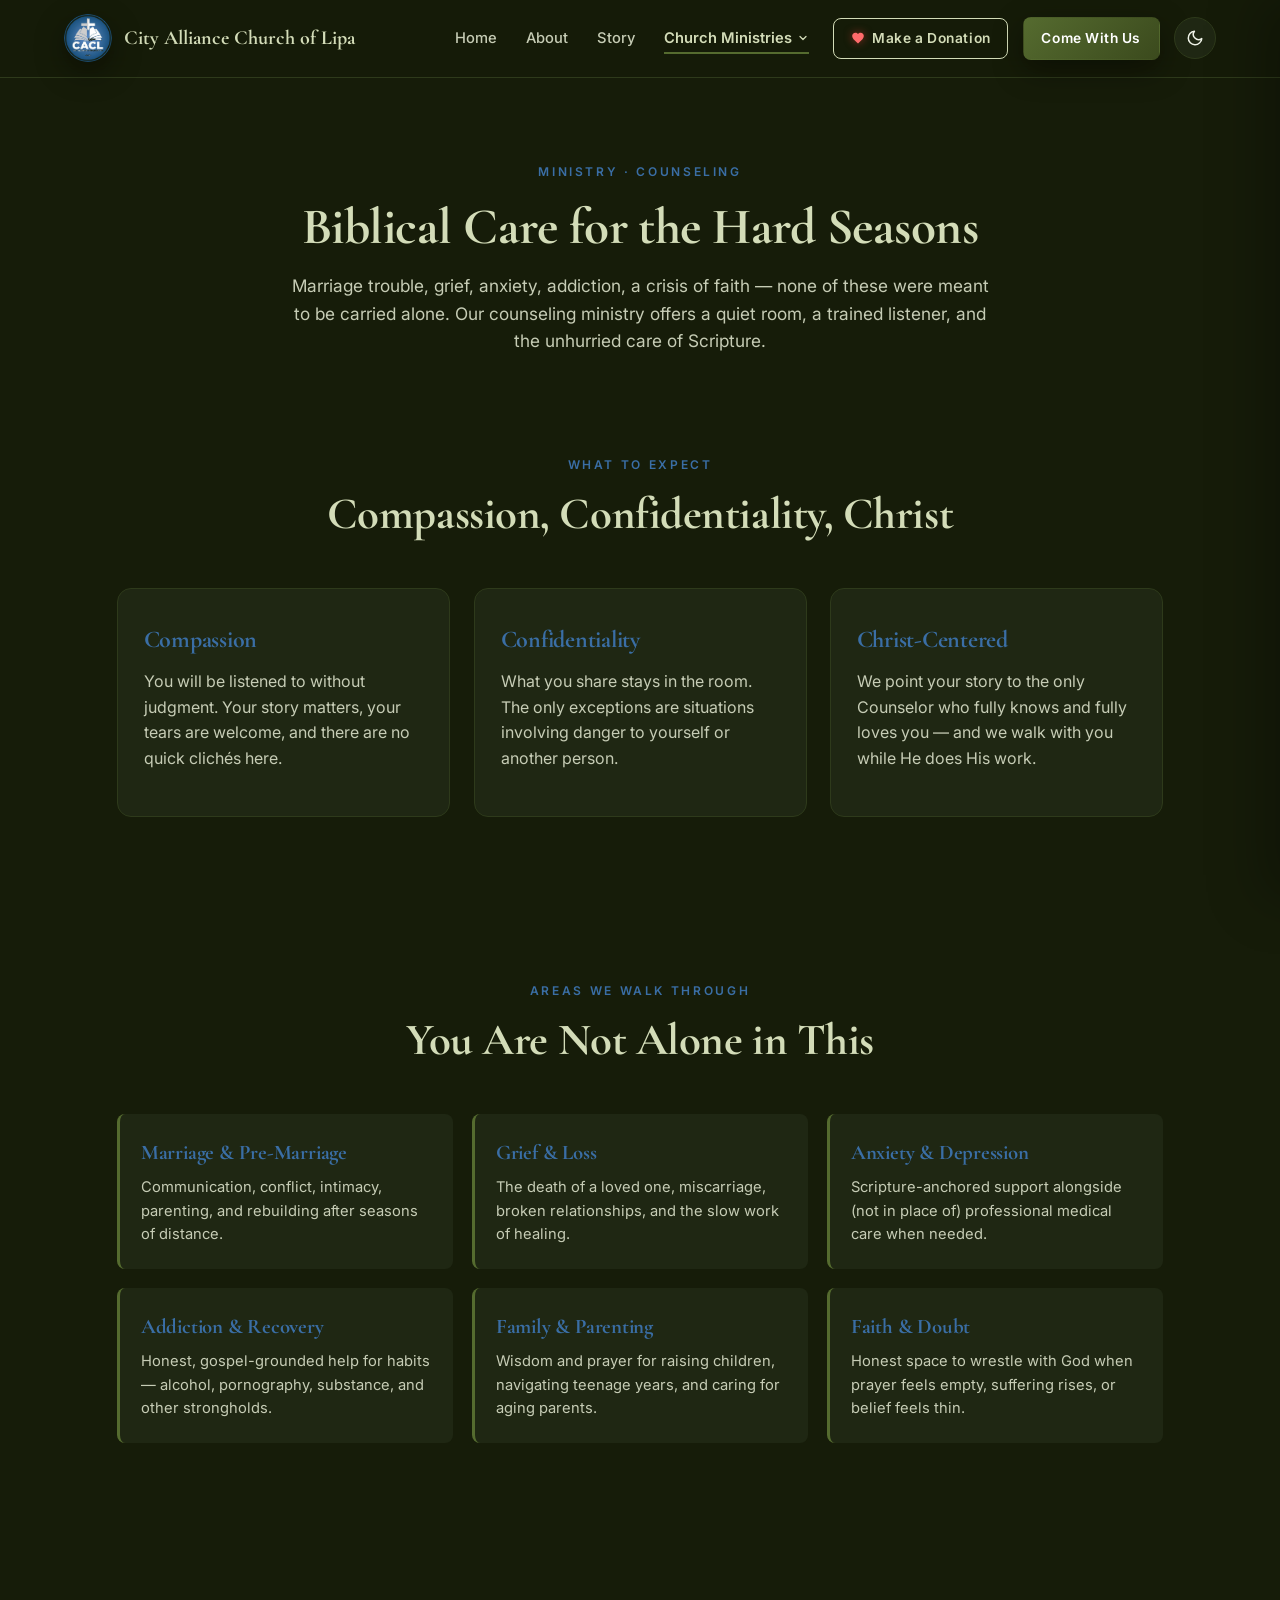
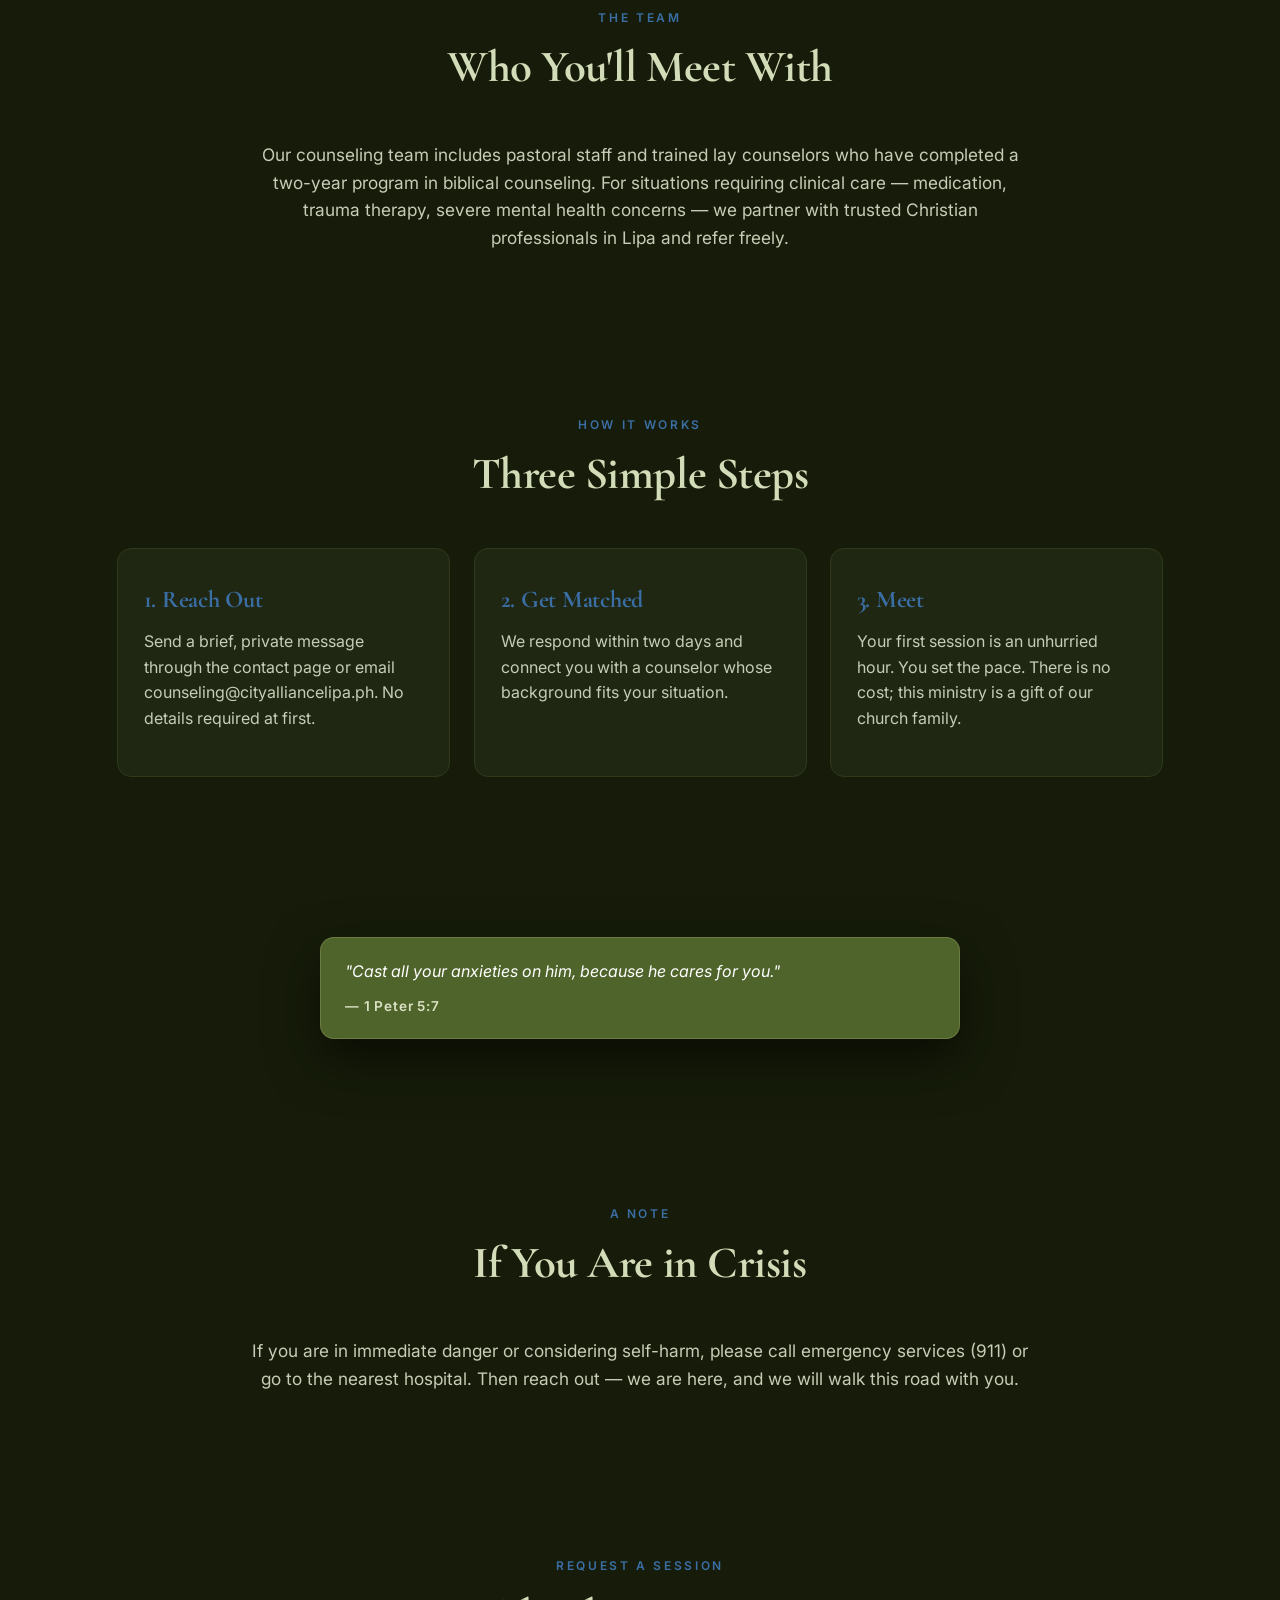
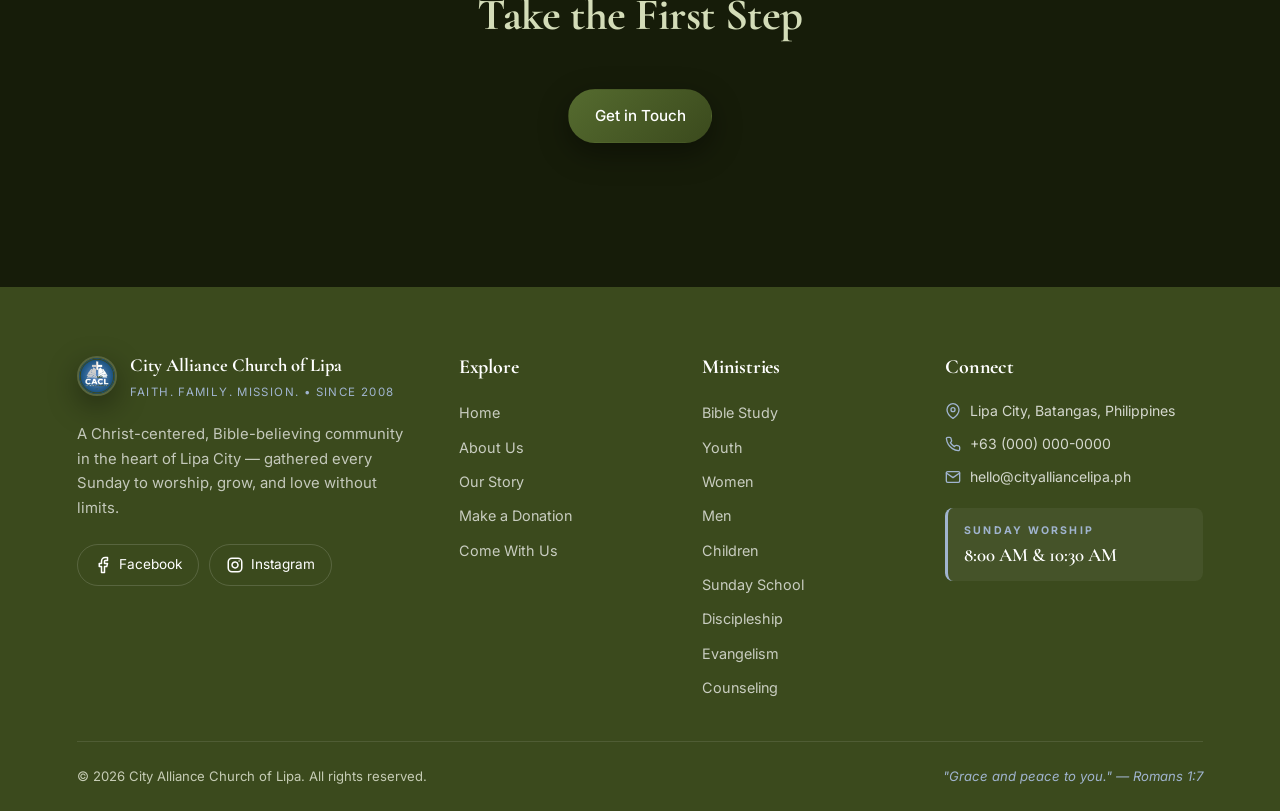
<file: counseling.html>
<!DOCTYPE html>
<html lang="en">
<head>
  <meta charset="UTF-8" />
  <meta name="viewport" content="width=device-width, initial-scale=1.0" />
  <script>try{if(localStorage.getItem('cac-theme')!=='light')document.documentElement.setAttribute('data-theme','dark')}catch(e){document.documentElement.setAttribute('data-theme','dark')}</script>
  <title>Counseling — City Alliance Church of Lipa</title>
  <link rel="icon" type="image/png" href="Asset/logo.png" />
  <link rel="apple-touch-icon" href="Asset/logo.png" />
  <link rel="stylesheet" href="styles.css" />
  <link rel="preconnect" href="https://fonts.googleapis.com" />
  <link rel="preconnect" href="https://fonts.gstatic.com" crossorigin />
  <link href="https://fonts.googleapis.com/css2?family=Cormorant+Garamond:wght@500;600;700&family=Inter:wght@300;400;500;600;700&display=swap" rel="stylesheet" />
</head>
<body>
  <header class="navbar">
    <a href="index.html" class="nav-left">
      <img src="Asset/logo.png" alt="CACL Logo" class="logo-img" />
      <div class="brand">
        <span class="brand-name">City Alliance Church of Lipa</span>
      </div>
    </a>

    <nav class="nav-links" aria-label="Primary">
      <a href="index.html" class="nav-link">Home</a>
      <a href="about.html" class="nav-link">About</a>
      <a href="story.html" class="nav-link">Story</a>
      <div class="nav-dropdown">
        <button class="nav-link dropdown-toggle active" aria-haspopup="true" aria-expanded="false">
          Church Ministries
          <svg class="dropdown-chevron" viewBox="0 0 24 24" width="12" height="12" fill="none" stroke="currentColor" stroke-width="2.5" stroke-linecap="round" stroke-linejoin="round">
            <polyline points="6 9 12 15 18 9"/>
          </svg>
        </button>
        <div class="dropdown-menu" role="menu">
          <a href="bible-study.html" class="dropdown-item">Bible Study</a>
          <a href="youth.html" class="dropdown-item">Youth</a>
          <a href="women.html" class="dropdown-item">Women</a>
          <a href="men.html" class="dropdown-item">Men</a>
          <a href="children.html" class="dropdown-item">Children</a>
          <a href="sunday-school.html" class="dropdown-item">Sunday School</a>
          <a href="discipleship.html" class="dropdown-item">Discipleship</a>
          <a href="evangelism.html" class="dropdown-item">Evangelism</a>
          <a href="counseling.html" class="dropdown-item active">Counseling</a>
        </div>
      </div>
    </nav>

    <div class="nav-right">
      <a href="donation.html" class="nav-donate">
        <svg viewBox="0 0 24 24" fill="currentColor"><path d="M12 21.35l-1.45-1.32C5.4 15.36 2 12.28 2 8.5 2 5.42 4.42 3 7.5 3c1.74 0 3.41.81 4.5 2.09C13.09 3.81 14.76 3 16.5 3 19.58 3 22 5.42 22 8.5c0 3.78-3.4 6.86-8.55 11.54L12 21.35z"/></svg>
        Make a Donation
      </a>
      <a href="contact.html" class="nav-cta">Come With Us</a>
      <button id="themeToggle" class="theme-toggle" aria-label="Toggle dark mode">
        <svg class="icon-sun" viewBox="0 0 24 24" width="18" height="18" fill="none" stroke="currentColor" stroke-width="2" stroke-linecap="round" stroke-linejoin="round">
          <circle cx="12" cy="12" r="4"/>
          <path d="M12 2v2M12 20v2M4.93 4.93l1.41 1.41M17.66 17.66l1.41 1.41M2 12h2M20 12h2M4.93 19.07l1.41-1.41M17.66 6.34l1.41-1.41"/>
        </svg>
        <svg class="icon-moon" viewBox="0 0 24 24" width="18" height="18" fill="none" stroke="currentColor" stroke-width="2" stroke-linecap="round" stroke-linejoin="round">
          <path d="M21 12.79A9 9 0 1 1 11.21 3 7 7 0 0 0 21 12.79z"/>
        </svg>
      </button>
      <button id="mobileMenuToggle" class="mobile-menu-toggle" aria-label="Open menu" aria-expanded="false">
        <svg viewBox="0 0 24 24" width="20" height="20" fill="none" stroke="currentColor" stroke-width="2" stroke-linecap="round" stroke-linejoin="round">
          <line x1="3" y1="6" x2="21" y2="6"/>
          <line x1="3" y1="12" x2="21" y2="12"/>
          <line x1="3" y1="18" x2="21" y2="18"/>
        </svg>
      </button>
    </div>
  </header>

  <main>
    <section class="page-intro">
      <span class="eyebrow">Ministry · Counseling</span>
      <h1>Biblical Care for the Hard Seasons</h1>
      <p class="lead">
        Marriage trouble, grief, anxiety, addiction, a crisis of faith — none of these
        were meant to be carried alone. Our counseling ministry offers a quiet room,
        a trained listener, and the unhurried care of Scripture.
      </p>
    </section>

    <section class="section">
      <div class="section-head">
        <span class="eyebrow">What to Expect</span>
        <h2>Compassion, Confidentiality, Christ</h2>
      </div>
      <div class="about-grid">
        <div class="about-card">
          <h3>Compassion</h3>
          <p>You will be listened to without judgment. Your story matters, your tears are welcome, and there are no quick clichés here.</p>
        </div>
        <div class="about-card">
          <h3>Confidentiality</h3>
          <p>What you share stays in the room. The only exceptions are situations involving danger to yourself or another person.</p>
        </div>
        <div class="about-card">
          <h3>Christ-Centered</h3>
          <p>We point your story to the only Counselor who fully knows and fully loves you — and we walk with you while He does His work.</p>
        </div>
      </div>
    </section>

    <section class="section">
      <div class="section-head">
        <span class="eyebrow">Areas We Walk Through</span>
        <h2>You Are Not Alone in This</h2>
      </div>
      <div class="beliefs-grid">
        <div class="belief-item">
          <h4>Marriage & Pre-Marriage</h4>
          <p>Communication, conflict, intimacy, parenting, and rebuilding after seasons of distance.</p>
        </div>
        <div class="belief-item">
          <h4>Grief & Loss</h4>
          <p>The death of a loved one, miscarriage, broken relationships, and the slow work of healing.</p>
        </div>
        <div class="belief-item">
          <h4>Anxiety & Depression</h4>
          <p>Scripture-anchored support alongside (not in place of) professional medical care when needed.</p>
        </div>
        <div class="belief-item">
          <h4>Addiction & Recovery</h4>
          <p>Honest, gospel-grounded help for habits — alcohol, pornography, substance, and other strongholds.</p>
        </div>
        <div class="belief-item">
          <h4>Family & Parenting</h4>
          <p>Wisdom and prayer for raising children, navigating teenage years, and caring for aging parents.</p>
        </div>
        <div class="belief-item">
          <h4>Faith & Doubt</h4>
          <p>Honest space to wrestle with God when prayer feels empty, suffering rises, or belief feels thin.</p>
        </div>
      </div>
    </section>

    <section class="section">
      <div class="section-head">
        <span class="eyebrow">The Team</span>
        <h2>Who You'll Meet With</h2>
      </div>
      <p class="story-lead">
        Our counseling team includes pastoral staff and trained lay counselors who have
        completed a two-year program in biblical counseling. For situations requiring
        clinical care — medication, trauma therapy, severe mental health concerns — we
        partner with trusted Christian professionals in Lipa and refer freely.
      </p>
    </section>

    <section class="section">
      <div class="section-head">
        <span class="eyebrow">How It Works</span>
        <h2>Three Simple Steps</h2>
      </div>
      <div class="about-grid">
        <div class="about-card">
          <h3>1. Reach Out</h3>
          <p>Send a brief, private message through the contact page or email counseling@cityalliancelipa.ph. No details required at first.</p>
        </div>
        <div class="about-card">
          <h3>2. Get Matched</h3>
          <p>We respond within two days and connect you with a counselor whose background fits your situation.</p>
        </div>
        <div class="about-card">
          <h3>3. Meet</h3>
          <p>Your first session is an unhurried hour. You set the pace. There is no cost; this ministry is a gift of our church family.</p>
        </div>
      </div>
    </section>

    <section class="section">
      <blockquote class="hero-verse" style="max-width: 640px; margin: 0 auto;">
        "Cast all your anxieties on him, because he cares for you."
        <cite>— 1 Peter 5:7</cite>
      </blockquote>
    </section>

    <section class="section">
      <div class="section-head">
        <span class="eyebrow">A Note</span>
        <h2>If You Are in Crisis</h2>
      </div>
      <p class="story-lead">
        If you are in immediate danger or considering self-harm, please call emergency
        services (911) or go to the nearest hospital. Then reach out — we are here, and
        we will walk this road with you.
      </p>
    </section>

    <section class="section">
      <div class="section-head">
        <span class="eyebrow">Request a Session</span>
        <h2>Take the First Step</h2>
      </div>
      <div class="hero-cta" style="margin-top: 1rem;">
        <a href="contact.html" class="btn btn-primary">Get in Touch</a>
      </div>
    </section>
  </main>

  <footer class="footer">
    <div class="footer-main">
      <div class="footer-col footer-col-brand">
        <div class="footer-brand">
          <img src="Asset/logo.png" alt="CACL Logo" class="logo-img sm" />
          <div>
            <div class="brand-name">City Alliance Church of Lipa</div>
            <div class="footer-tag">Faith. Family. Mission. • Since 2008</div>
          </div>
        </div>
        <p class="footer-blurb">
          A Christ-centered, Bible-believing community in the heart of Lipa City — gathered every Sunday to worship, grow, and love without limits.
        </p>
        <div class="footer-socials">
          <a href="https://www.facebook.com/profile.php?id=100074257956971" target="_blank" rel="noopener" class="social" aria-label="Facebook">
            <svg viewBox="0 0 24 24" width="18" height="18" fill="none" stroke="currentColor" stroke-width="2" stroke-linecap="round" stroke-linejoin="round">
              <path d="M18 2h-3a5 5 0 0 0-5 5v3H7v4h3v8h4v-8h3l1-4h-4V7a1 1 0 0 1 1-1h3z"/>
            </svg>
            <span>Facebook</span>
          </a>
          <a href="#" class="social" aria-label="Instagram">
            <svg viewBox="0 0 24 24" width="18" height="18" fill="none" stroke="currentColor" stroke-width="2" stroke-linecap="round" stroke-linejoin="round">
              <rect x="3" y="3" width="18" height="18" rx="5" ry="5"/>
              <path d="M16 11.37A4 4 0 1 1 12.63 8 4 4 0 0 1 16 11.37z"/>
              <line x1="17.5" y1="6.5" x2="17.51" y2="6.5"/>
            </svg>
            <span>Instagram</span>
          </a>
        </div>
      </div>

      <div class="footer-col">
        <h5 class="footer-title">Explore</h5>
        <ul class="footer-links">
          <li><a href="index.html">Home</a></li>
          <li><a href="about.html">About Us</a></li>
          <li><a href="story.html">Our Story</a></li>
          <li><a href="donation.html">Make a Donation</a></li>
          <li><a href="contact.html">Come With Us</a></li>
        </ul>
      </div>

      <div class="footer-col">
        <h5 class="footer-title">Ministries</h5>
        <ul class="footer-links">
          <li><a href="bible-study.html">Bible Study</a></li>
          <li><a href="youth.html">Youth</a></li>
          <li><a href="women.html">Women</a></li>
          <li><a href="men.html">Men</a></li>
          <li><a href="children.html">Children</a></li>
          <li><a href="sunday-school.html">Sunday School</a></li>
          <li><a href="discipleship.html">Discipleship</a></li>
          <li><a href="evangelism.html">Evangelism</a></li>
          <li><a href="counseling.html">Counseling</a></li>
        </ul>
      </div>

      <div class="footer-col">
        <h5 class="footer-title">Connect</h5>
        <ul class="footer-contact">
          <li>
            <svg viewBox="0 0 24 24" width="16" height="16" fill="none" stroke="currentColor" stroke-width="2" stroke-linecap="round" stroke-linejoin="round">
              <path d="M21 10c0 7-9 13-9 13s-9-6-9-13a9 9 0 0 1 18 0z"/>
              <circle cx="12" cy="10" r="3"/>
            </svg>
            <span>Lipa City, Batangas, Philippines</span>
          </li>
          <li>
            <svg viewBox="0 0 24 24" width="16" height="16" fill="none" stroke="currentColor" stroke-width="2" stroke-linecap="round" stroke-linejoin="round">
              <path d="M22 16.92v3a2 2 0 0 1-2.18 2 19.79 19.79 0 0 1-8.63-3.07 19.5 19.5 0 0 1-6-6 19.79 19.79 0 0 1-3.07-8.67A2 2 0 0 1 4.11 2h3a2 2 0 0 1 2 1.72 12.84 12.84 0 0 0 .7 2.81 2 2 0 0 1-.45 2.11L8.09 9.91a16 16 0 0 0 6 6l1.27-1.27a2 2 0 0 1 2.11-.45 12.84 12.84 0 0 0 2.81.7A2 2 0 0 1 22 16.92z"/>
            </svg>
            <a href="tel:+630000000000">+63 (000) 000-0000</a>
          </li>
          <li>
            <svg viewBox="0 0 24 24" width="16" height="16" fill="none" stroke="currentColor" stroke-width="2" stroke-linecap="round" stroke-linejoin="round">
              <path d="M4 4h16c1.1 0 2 .9 2 2v12c0 1.1-.9 2-2 2H4c-1.1 0-2-.9-2-2V6c0-1.1.9-2 2-2z"/>
              <polyline points="22,6 12,13 2,6"/>
            </svg>
            <a href="mailto:hello@cityalliancelipa.ph">hello@cityalliancelipa.ph</a>
          </li>
        </ul>
        <div class="footer-services">
          <div class="services-label">Sunday Worship</div>
          <div class="services-time">8:00 AM & 10:30 AM</div>
        </div>
      </div>
    </div>

    <div class="footer-bottom">
      <p>&copy; <span id="year"></span> City Alliance Church of Lipa. All rights reserved.</p>
      <p class="footer-verse">"Grace and peace to you." — Romans 1:7</p>
    </div>
  </footer>

  <!-- MOBILE MENU -->
  <div id="mobileMenuOverlay" class="mobile-menu-overlay"></div>
  <aside id="mobileMenu" class="mobile-menu" aria-label="Mobile navigation" aria-hidden="true">
    <div class="mobile-menu-header">
      <span class="mobile-menu-title">Menu</span>
      <button id="mobileMenuClose" class="mobile-menu-close" aria-label="Close menu">
        <svg viewBox="0 0 24 24" width="22" height="22" fill="none" stroke="currentColor" stroke-width="2" stroke-linecap="round" stroke-linejoin="round">
          <line x1="18" y1="6" x2="6" y2="18"/>
          <line x1="6" y1="6" x2="18" y2="18"/>
        </svg>
      </button>
    </div>
    <nav class="mobile-menu-nav">
      <a href="index.html" class="mobile-link">Home</a>
      <a href="about.html" class="mobile-link">About</a>
      <a href="story.html" class="mobile-link">Story</a>
      <div class="mobile-section">
        <div class="mobile-section-title">Church Ministries</div>
        <a href="bible-study.html" class="mobile-sublink">Bible Study</a>
        <a href="youth.html" class="mobile-sublink">Youth</a>
        <a href="women.html" class="mobile-sublink">Women</a>
        <a href="men.html" class="mobile-sublink">Men</a>
        <a href="children.html" class="mobile-sublink">Children</a>
        <a href="sunday-school.html" class="mobile-sublink">Sunday School</a>
        <a href="discipleship.html" class="mobile-sublink">Discipleship</a>
        <a href="evangelism.html" class="mobile-sublink">Evangelism</a>
        <a href="counseling.html" class="mobile-sublink">Counseling</a>
      </div>
      <a href="donation.html" class="mobile-link-donate">Make a Donation</a>
      <a href="contact.html" class="mobile-link-cta">Come With Us</a>
    </nav>
  </aside>

  <script src="script.js"></script>
</body>
</html>
</file>
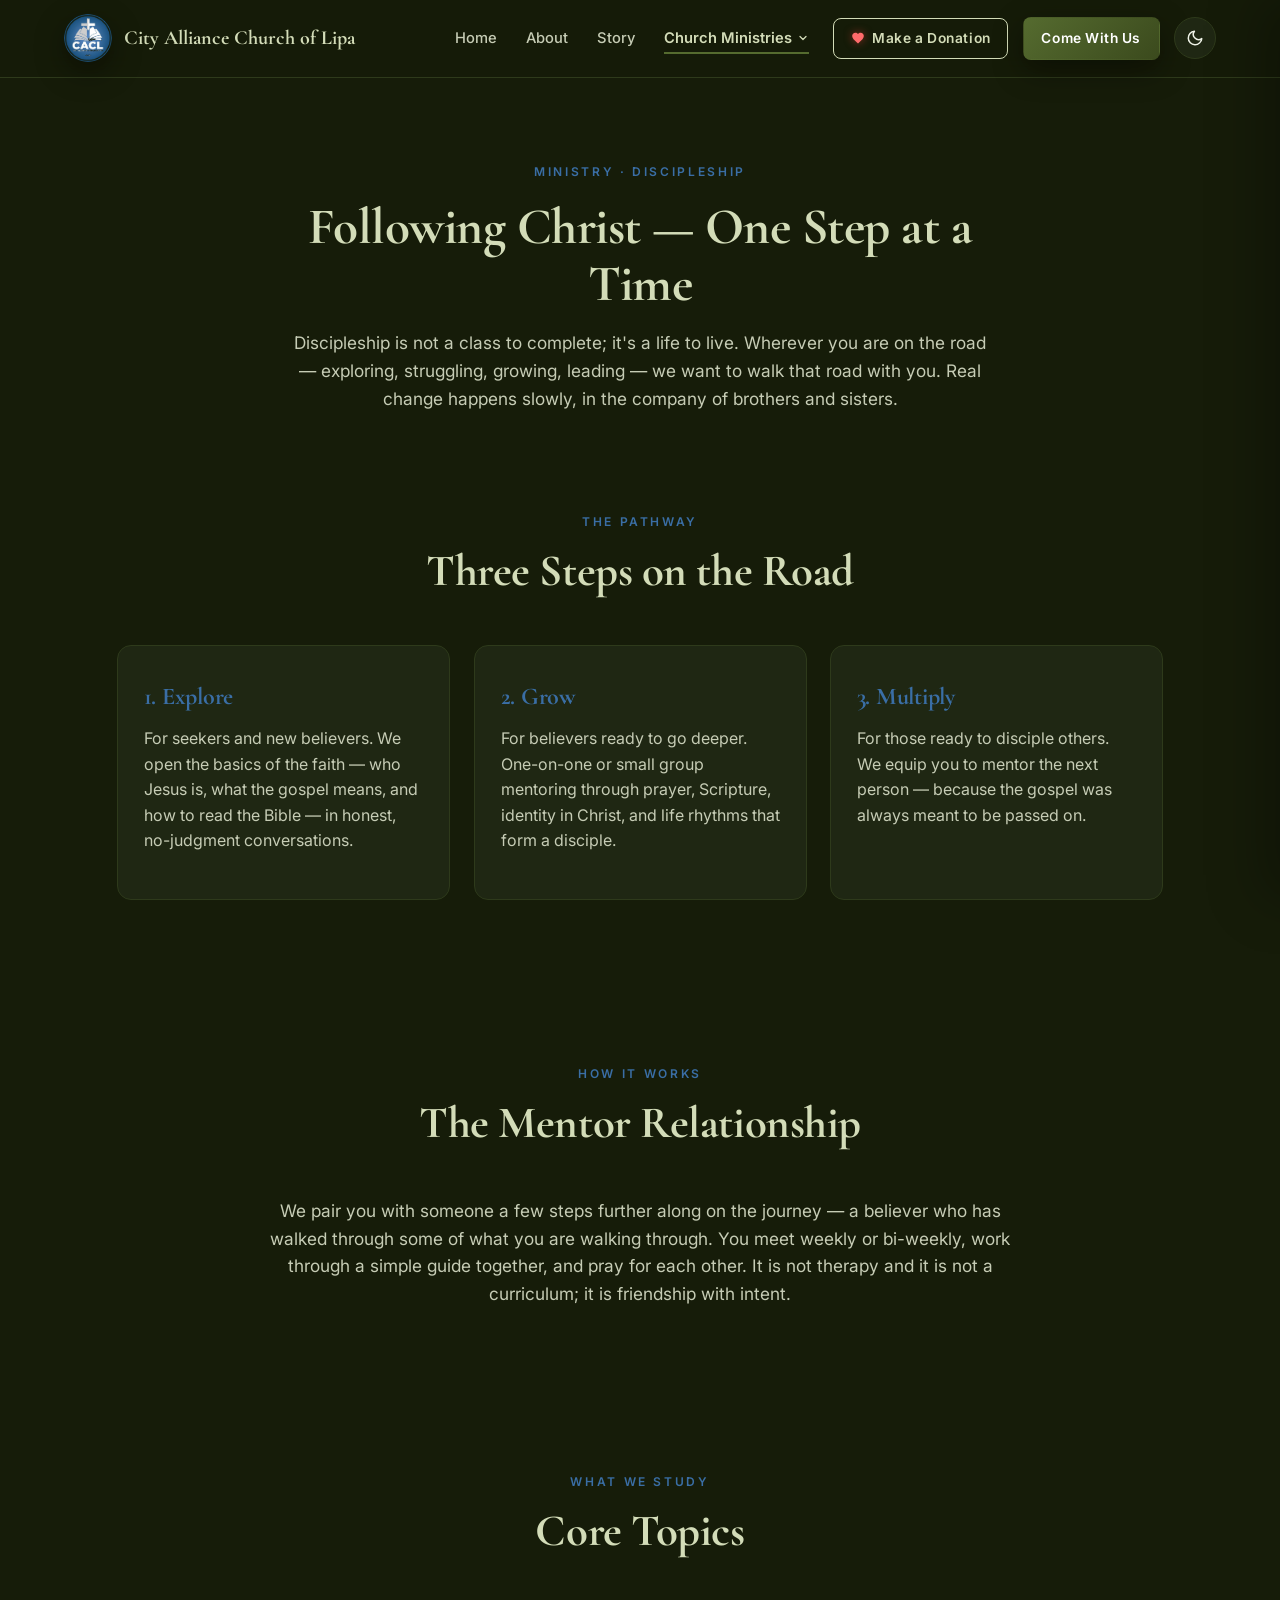
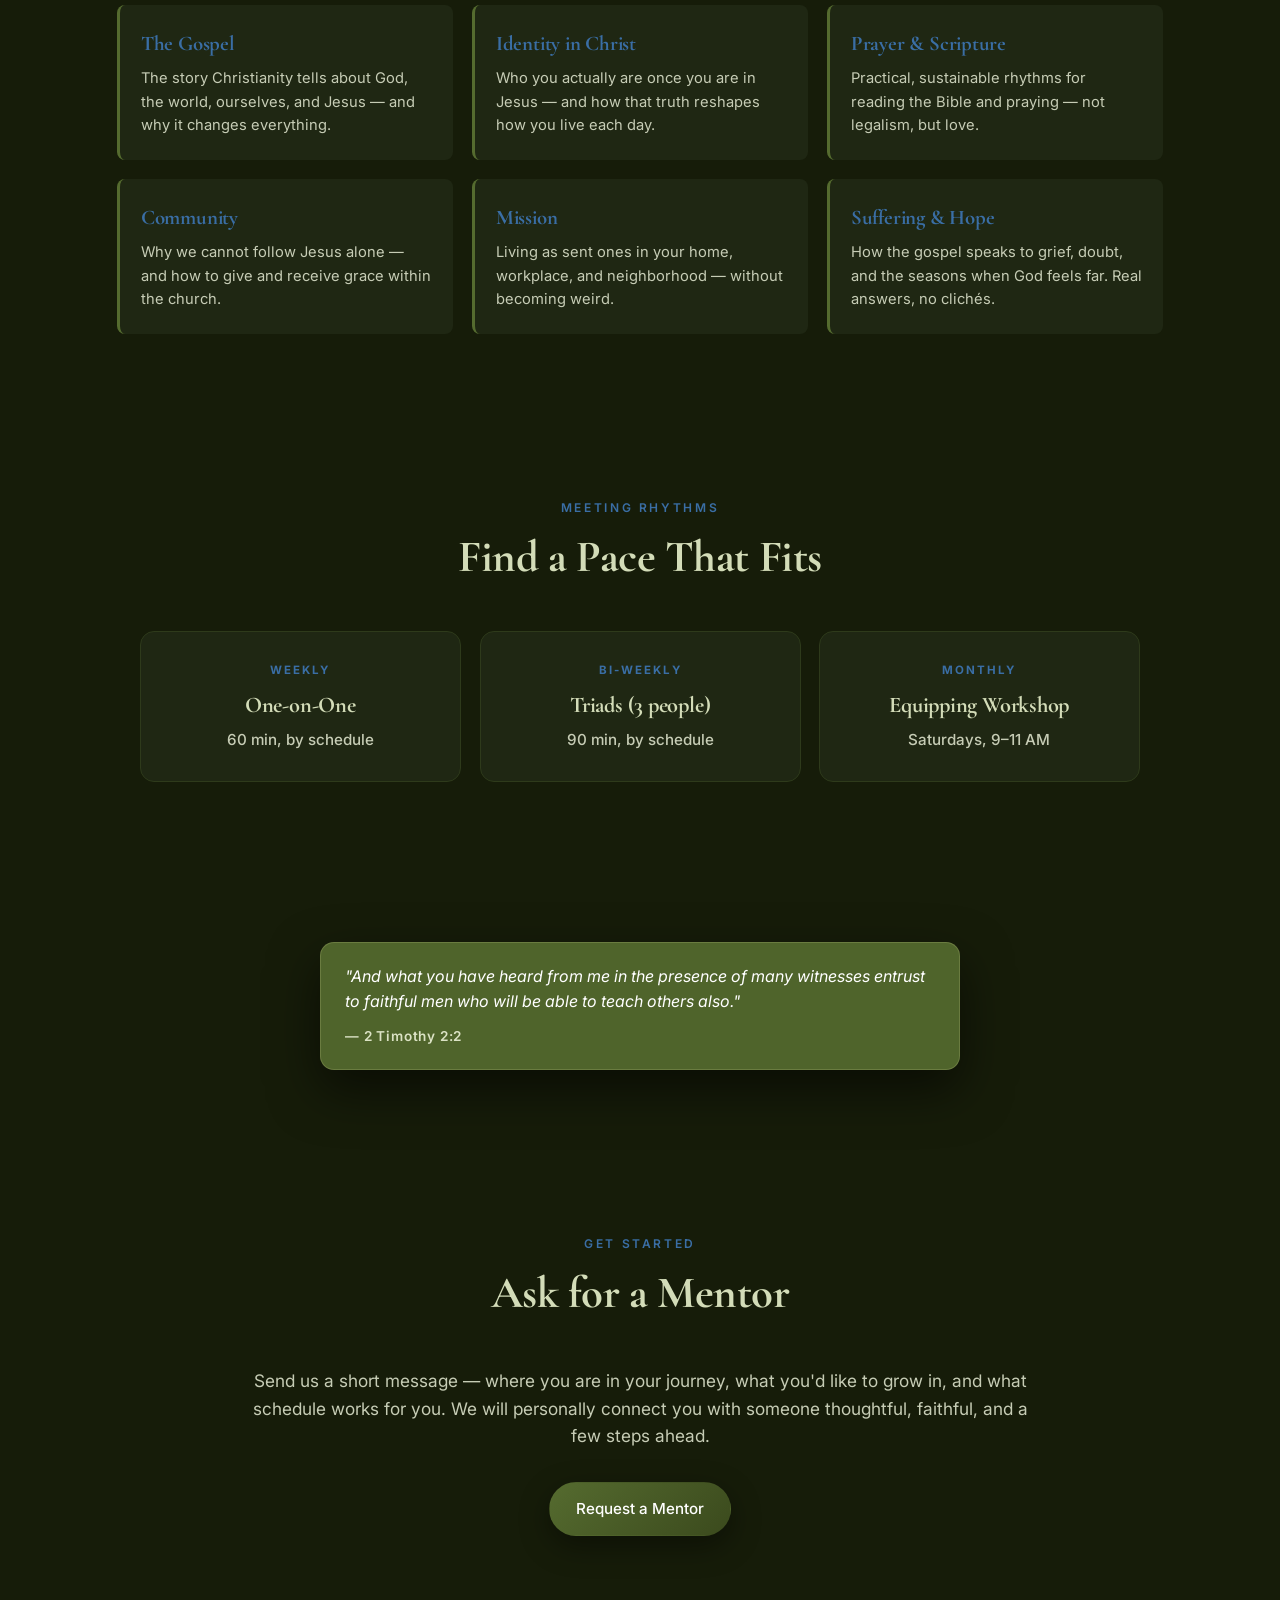
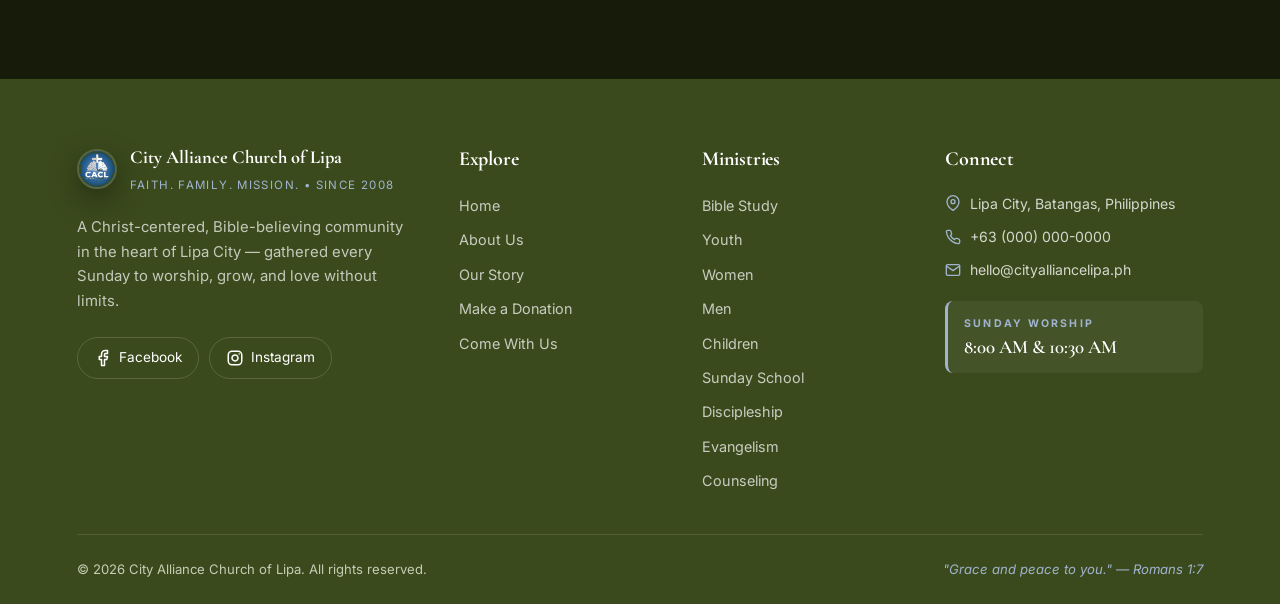
<file: discipleship.html>
<!DOCTYPE html>
<html lang="en">
<head>
  <meta charset="UTF-8" />
  <meta name="viewport" content="width=device-width, initial-scale=1.0" />
  <script>try{if(localStorage.getItem('cac-theme')!=='light')document.documentElement.setAttribute('data-theme','dark')}catch(e){document.documentElement.setAttribute('data-theme','dark')}</script>
  <title>Discipleship — City Alliance Church of Lipa</title>
  <link rel="icon" type="image/png" href="Asset/logo.png" />
  <link rel="apple-touch-icon" href="Asset/logo.png" />
  <link rel="stylesheet" href="styles.css" />
  <link rel="preconnect" href="https://fonts.googleapis.com" />
  <link rel="preconnect" href="https://fonts.gstatic.com" crossorigin />
  <link href="https://fonts.googleapis.com/css2?family=Cormorant+Garamond:wght@500;600;700&family=Inter:wght@300;400;500;600;700&display=swap" rel="stylesheet" />
</head>
<body>
  <header class="navbar">
    <a href="index.html" class="nav-left">
      <img src="Asset/logo.png" alt="CACL Logo" class="logo-img" />
      <div class="brand">
        <span class="brand-name">City Alliance Church of Lipa</span>
      </div>
    </a>

    <nav class="nav-links" aria-label="Primary">
      <a href="index.html" class="nav-link">Home</a>
      <a href="about.html" class="nav-link">About</a>
      <a href="story.html" class="nav-link">Story</a>
      <div class="nav-dropdown">
        <button class="nav-link dropdown-toggle active" aria-haspopup="true" aria-expanded="false">
          Church Ministries
          <svg class="dropdown-chevron" viewBox="0 0 24 24" width="12" height="12" fill="none" stroke="currentColor" stroke-width="2.5" stroke-linecap="round" stroke-linejoin="round">
            <polyline points="6 9 12 15 18 9"/>
          </svg>
        </button>
        <div class="dropdown-menu" role="menu">
          <a href="bible-study.html" class="dropdown-item">Bible Study</a>
          <a href="youth.html" class="dropdown-item">Youth</a>
          <a href="women.html" class="dropdown-item">Women</a>
          <a href="men.html" class="dropdown-item">Men</a>
          <a href="children.html" class="dropdown-item">Children</a>
          <a href="sunday-school.html" class="dropdown-item">Sunday School</a>
          <a href="discipleship.html" class="dropdown-item active">Discipleship</a>
          <a href="evangelism.html" class="dropdown-item">Evangelism</a>
          <a href="counseling.html" class="dropdown-item">Counseling</a>
        </div>
      </div>
    </nav>

    <div class="nav-right">
      <a href="donation.html" class="nav-donate">
        <svg viewBox="0 0 24 24" fill="currentColor"><path d="M12 21.35l-1.45-1.32C5.4 15.36 2 12.28 2 8.5 2 5.42 4.42 3 7.5 3c1.74 0 3.41.81 4.5 2.09C13.09 3.81 14.76 3 16.5 3 19.58 3 22 5.42 22 8.5c0 3.78-3.4 6.86-8.55 11.54L12 21.35z"/></svg>
        Make a Donation
      </a>
      <a href="contact.html" class="nav-cta">Come With Us</a>
      <button id="themeToggle" class="theme-toggle" aria-label="Toggle dark mode">
        <svg class="icon-sun" viewBox="0 0 24 24" width="18" height="18" fill="none" stroke="currentColor" stroke-width="2" stroke-linecap="round" stroke-linejoin="round">
          <circle cx="12" cy="12" r="4"/>
          <path d="M12 2v2M12 20v2M4.93 4.93l1.41 1.41M17.66 17.66l1.41 1.41M2 12h2M20 12h2M4.93 19.07l1.41-1.41M17.66 6.34l1.41-1.41"/>
        </svg>
        <svg class="icon-moon" viewBox="0 0 24 24" width="18" height="18" fill="none" stroke="currentColor" stroke-width="2" stroke-linecap="round" stroke-linejoin="round">
          <path d="M21 12.79A9 9 0 1 1 11.21 3 7 7 0 0 0 21 12.79z"/>
        </svg>
      </button>
      <button id="mobileMenuToggle" class="mobile-menu-toggle" aria-label="Open menu" aria-expanded="false">
        <svg viewBox="0 0 24 24" width="20" height="20" fill="none" stroke="currentColor" stroke-width="2" stroke-linecap="round" stroke-linejoin="round">
          <line x1="3" y1="6" x2="21" y2="6"/>
          <line x1="3" y1="12" x2="21" y2="12"/>
          <line x1="3" y1="18" x2="21" y2="18"/>
        </svg>
      </button>
    </div>
  </header>

  <main>
    <section class="page-intro">
      <span class="eyebrow">Ministry · Discipleship</span>
      <h1>Following Christ — One Step at a Time</h1>
      <p class="lead">
        Discipleship is not a class to complete; it's a life to live. Wherever you are
        on the road — exploring, struggling, growing, leading — we want to walk that road
        with you. Real change happens slowly, in the company of brothers and sisters.
      </p>
    </section>

    <section class="section">
      <div class="section-head">
        <span class="eyebrow">The Pathway</span>
        <h2>Three Steps on the Road</h2>
      </div>
      <div class="about-grid">
        <div class="about-card">
          <h3>1. Explore</h3>
          <p>For seekers and new believers. We open the basics of the faith — who Jesus is, what the gospel means, and how to read the Bible — in honest, no-judgment conversations.</p>
        </div>
        <div class="about-card">
          <h3>2. Grow</h3>
          <p>For believers ready to go deeper. One-on-one or small group mentoring through prayer, Scripture, identity in Christ, and life rhythms that form a disciple.</p>
        </div>
        <div class="about-card">
          <h3>3. Multiply</h3>
          <p>For those ready to disciple others. We equip you to mentor the next person — because the gospel was always meant to be passed on.</p>
        </div>
      </div>
    </section>

    <section class="section">
      <div class="section-head">
        <span class="eyebrow">How It Works</span>
        <h2>The Mentor Relationship</h2>
      </div>
      <p class="story-lead">
        We pair you with someone a few steps further along on the journey — a believer
        who has walked through some of what you are walking through. You meet weekly or
        bi-weekly, work through a simple guide together, and pray for each other. It is
        not therapy and it is not a curriculum; it is friendship with intent.
      </p>
    </section>

    <section class="section">
      <div class="section-head">
        <span class="eyebrow">What We Study</span>
        <h2>Core Topics</h2>
      </div>
      <div class="beliefs-grid">
        <div class="belief-item">
          <h4>The Gospel</h4>
          <p>The story Christianity tells about God, the world, ourselves, and Jesus — and why it changes everything.</p>
        </div>
        <div class="belief-item">
          <h4>Identity in Christ</h4>
          <p>Who you actually are once you are in Jesus — and how that truth reshapes how you live each day.</p>
        </div>
        <div class="belief-item">
          <h4>Prayer & Scripture</h4>
          <p>Practical, sustainable rhythms for reading the Bible and praying — not legalism, but love.</p>
        </div>
        <div class="belief-item">
          <h4>Community</h4>
          <p>Why we cannot follow Jesus alone — and how to give and receive grace within the church.</p>
        </div>
        <div class="belief-item">
          <h4>Mission</h4>
          <p>Living as sent ones in your home, workplace, and neighborhood — without becoming weird.</p>
        </div>
        <div class="belief-item">
          <h4>Suffering & Hope</h4>
          <p>How the gospel speaks to grief, doubt, and the seasons when God feels far. Real answers, no clichés.</p>
        </div>
      </div>
    </section>

    <section class="section">
      <div class="section-head">
        <span class="eyebrow">Meeting Rhythms</span>
        <h2>Find a Pace That Fits</h2>
      </div>
      <div class="service-times">
        <div class="service-card">
          <div class="day">Weekly</div>
          <h4>One-on-One</h4>
          <div class="time">60 min, by schedule</div>
        </div>
        <div class="service-card">
          <div class="day">Bi-Weekly</div>
          <h4>Triads (3 people)</h4>
          <div class="time">90 min, by schedule</div>
        </div>
        <div class="service-card">
          <div class="day">Monthly</div>
          <h4>Equipping Workshop</h4>
          <div class="time">Saturdays, 9–11 AM</div>
        </div>
      </div>
    </section>

    <section class="section">
      <blockquote class="hero-verse" style="max-width: 640px; margin: 0 auto;">
        "And what you have heard from me in the presence of many witnesses entrust to faithful men who will be able to teach others also."
        <cite>— 2 Timothy 2:2</cite>
      </blockquote>
    </section>

    <section class="section">
      <div class="section-head">
        <span class="eyebrow">Get Started</span>
        <h2>Ask for a Mentor</h2>
      </div>
      <p class="story-lead">
        Send us a short message — where you are in your journey, what you'd like to grow
        in, and what schedule works for you. We will personally connect you with someone
        thoughtful, faithful, and a few steps ahead.
      </p>
      <div class="hero-cta" style="margin-top: 2rem;">
        <a href="contact.html" class="btn btn-primary">Request a Mentor</a>
      </div>
    </section>
  </main>

  <footer class="footer">
    <div class="footer-main">
      <div class="footer-col footer-col-brand">
        <div class="footer-brand">
          <img src="Asset/logo.png" alt="CACL Logo" class="logo-img sm" />
          <div>
            <div class="brand-name">City Alliance Church of Lipa</div>
            <div class="footer-tag">Faith. Family. Mission. • Since 2008</div>
          </div>
        </div>
        <p class="footer-blurb">
          A Christ-centered, Bible-believing community in the heart of Lipa City — gathered every Sunday to worship, grow, and love without limits.
        </p>
        <div class="footer-socials">
          <a href="https://www.facebook.com/profile.php?id=100074257956971" target="_blank" rel="noopener" class="social" aria-label="Facebook">
            <svg viewBox="0 0 24 24" width="18" height="18" fill="none" stroke="currentColor" stroke-width="2" stroke-linecap="round" stroke-linejoin="round">
              <path d="M18 2h-3a5 5 0 0 0-5 5v3H7v4h3v8h4v-8h3l1-4h-4V7a1 1 0 0 1 1-1h3z"/>
            </svg>
            <span>Facebook</span>
          </a>
          <a href="#" class="social" aria-label="Instagram">
            <svg viewBox="0 0 24 24" width="18" height="18" fill="none" stroke="currentColor" stroke-width="2" stroke-linecap="round" stroke-linejoin="round">
              <rect x="3" y="3" width="18" height="18" rx="5" ry="5"/>
              <path d="M16 11.37A4 4 0 1 1 12.63 8 4 4 0 0 1 16 11.37z"/>
              <line x1="17.5" y1="6.5" x2="17.51" y2="6.5"/>
            </svg>
            <span>Instagram</span>
          </a>
        </div>
      </div>

      <div class="footer-col">
        <h5 class="footer-title">Explore</h5>
        <ul class="footer-links">
          <li><a href="index.html">Home</a></li>
          <li><a href="about.html">About Us</a></li>
          <li><a href="story.html">Our Story</a></li>
          <li><a href="donation.html">Make a Donation</a></li>
          <li><a href="contact.html">Come With Us</a></li>
        </ul>
      </div>

      <div class="footer-col">
        <h5 class="footer-title">Ministries</h5>
        <ul class="footer-links">
          <li><a href="bible-study.html">Bible Study</a></li>
          <li><a href="youth.html">Youth</a></li>
          <li><a href="women.html">Women</a></li>
          <li><a href="men.html">Men</a></li>
          <li><a href="children.html">Children</a></li>
          <li><a href="sunday-school.html">Sunday School</a></li>
          <li><a href="discipleship.html">Discipleship</a></li>
          <li><a href="evangelism.html">Evangelism</a></li>
          <li><a href="counseling.html">Counseling</a></li>
        </ul>
      </div>

      <div class="footer-col">
        <h5 class="footer-title">Connect</h5>
        <ul class="footer-contact">
          <li>
            <svg viewBox="0 0 24 24" width="16" height="16" fill="none" stroke="currentColor" stroke-width="2" stroke-linecap="round" stroke-linejoin="round">
              <path d="M21 10c0 7-9 13-9 13s-9-6-9-13a9 9 0 0 1 18 0z"/>
              <circle cx="12" cy="10" r="3"/>
            </svg>
            <span>Lipa City, Batangas, Philippines</span>
          </li>
          <li>
            <svg viewBox="0 0 24 24" width="16" height="16" fill="none" stroke="currentColor" stroke-width="2" stroke-linecap="round" stroke-linejoin="round">
              <path d="M22 16.92v3a2 2 0 0 1-2.18 2 19.79 19.79 0 0 1-8.63-3.07 19.5 19.5 0 0 1-6-6 19.79 19.79 0 0 1-3.07-8.67A2 2 0 0 1 4.11 2h3a2 2 0 0 1 2 1.72 12.84 12.84 0 0 0 .7 2.81 2 2 0 0 1-.45 2.11L8.09 9.91a16 16 0 0 0 6 6l1.27-1.27a2 2 0 0 1 2.11-.45 12.84 12.84 0 0 0 2.81.7A2 2 0 0 1 22 16.92z"/>
            </svg>
            <a href="tel:+630000000000">+63 (000) 000-0000</a>
          </li>
          <li>
            <svg viewBox="0 0 24 24" width="16" height="16" fill="none" stroke="currentColor" stroke-width="2" stroke-linecap="round" stroke-linejoin="round">
              <path d="M4 4h16c1.1 0 2 .9 2 2v12c0 1.1-.9 2-2 2H4c-1.1 0-2-.9-2-2V6c0-1.1.9-2 2-2z"/>
              <polyline points="22,6 12,13 2,6"/>
            </svg>
            <a href="mailto:hello@cityalliancelipa.ph">hello@cityalliancelipa.ph</a>
          </li>
        </ul>
        <div class="footer-services">
          <div class="services-label">Sunday Worship</div>
          <div class="services-time">8:00 AM & 10:30 AM</div>
        </div>
      </div>
    </div>

    <div class="footer-bottom">
      <p>&copy; <span id="year"></span> City Alliance Church of Lipa. All rights reserved.</p>
      <p class="footer-verse">"Grace and peace to you." — Romans 1:7</p>
    </div>
  </footer>

  <!-- MOBILE MENU -->
  <div id="mobileMenuOverlay" class="mobile-menu-overlay"></div>
  <aside id="mobileMenu" class="mobile-menu" aria-label="Mobile navigation" aria-hidden="true">
    <div class="mobile-menu-header">
      <span class="mobile-menu-title">Menu</span>
      <button id="mobileMenuClose" class="mobile-menu-close" aria-label="Close menu">
        <svg viewBox="0 0 24 24" width="22" height="22" fill="none" stroke="currentColor" stroke-width="2" stroke-linecap="round" stroke-linejoin="round">
          <line x1="18" y1="6" x2="6" y2="18"/>
          <line x1="6" y1="6" x2="18" y2="18"/>
        </svg>
      </button>
    </div>
    <nav class="mobile-menu-nav">
      <a href="index.html" class="mobile-link">Home</a>
      <a href="about.html" class="mobile-link">About</a>
      <a href="story.html" class="mobile-link">Story</a>
      <div class="mobile-section">
        <div class="mobile-section-title">Church Ministries</div>
        <a href="bible-study.html" class="mobile-sublink">Bible Study</a>
        <a href="youth.html" class="mobile-sublink">Youth</a>
        <a href="women.html" class="mobile-sublink">Women</a>
        <a href="men.html" class="mobile-sublink">Men</a>
        <a href="children.html" class="mobile-sublink">Children</a>
        <a href="sunday-school.html" class="mobile-sublink">Sunday School</a>
        <a href="discipleship.html" class="mobile-sublink">Discipleship</a>
        <a href="evangelism.html" class="mobile-sublink">Evangelism</a>
        <a href="counseling.html" class="mobile-sublink">Counseling</a>
      </div>
      <a href="donation.html" class="mobile-link-donate">Make a Donation</a>
      <a href="contact.html" class="mobile-link-cta">Come With Us</a>
    </nav>
  </aside>

  <script src="script.js"></script>
</body>
</html>
</file>
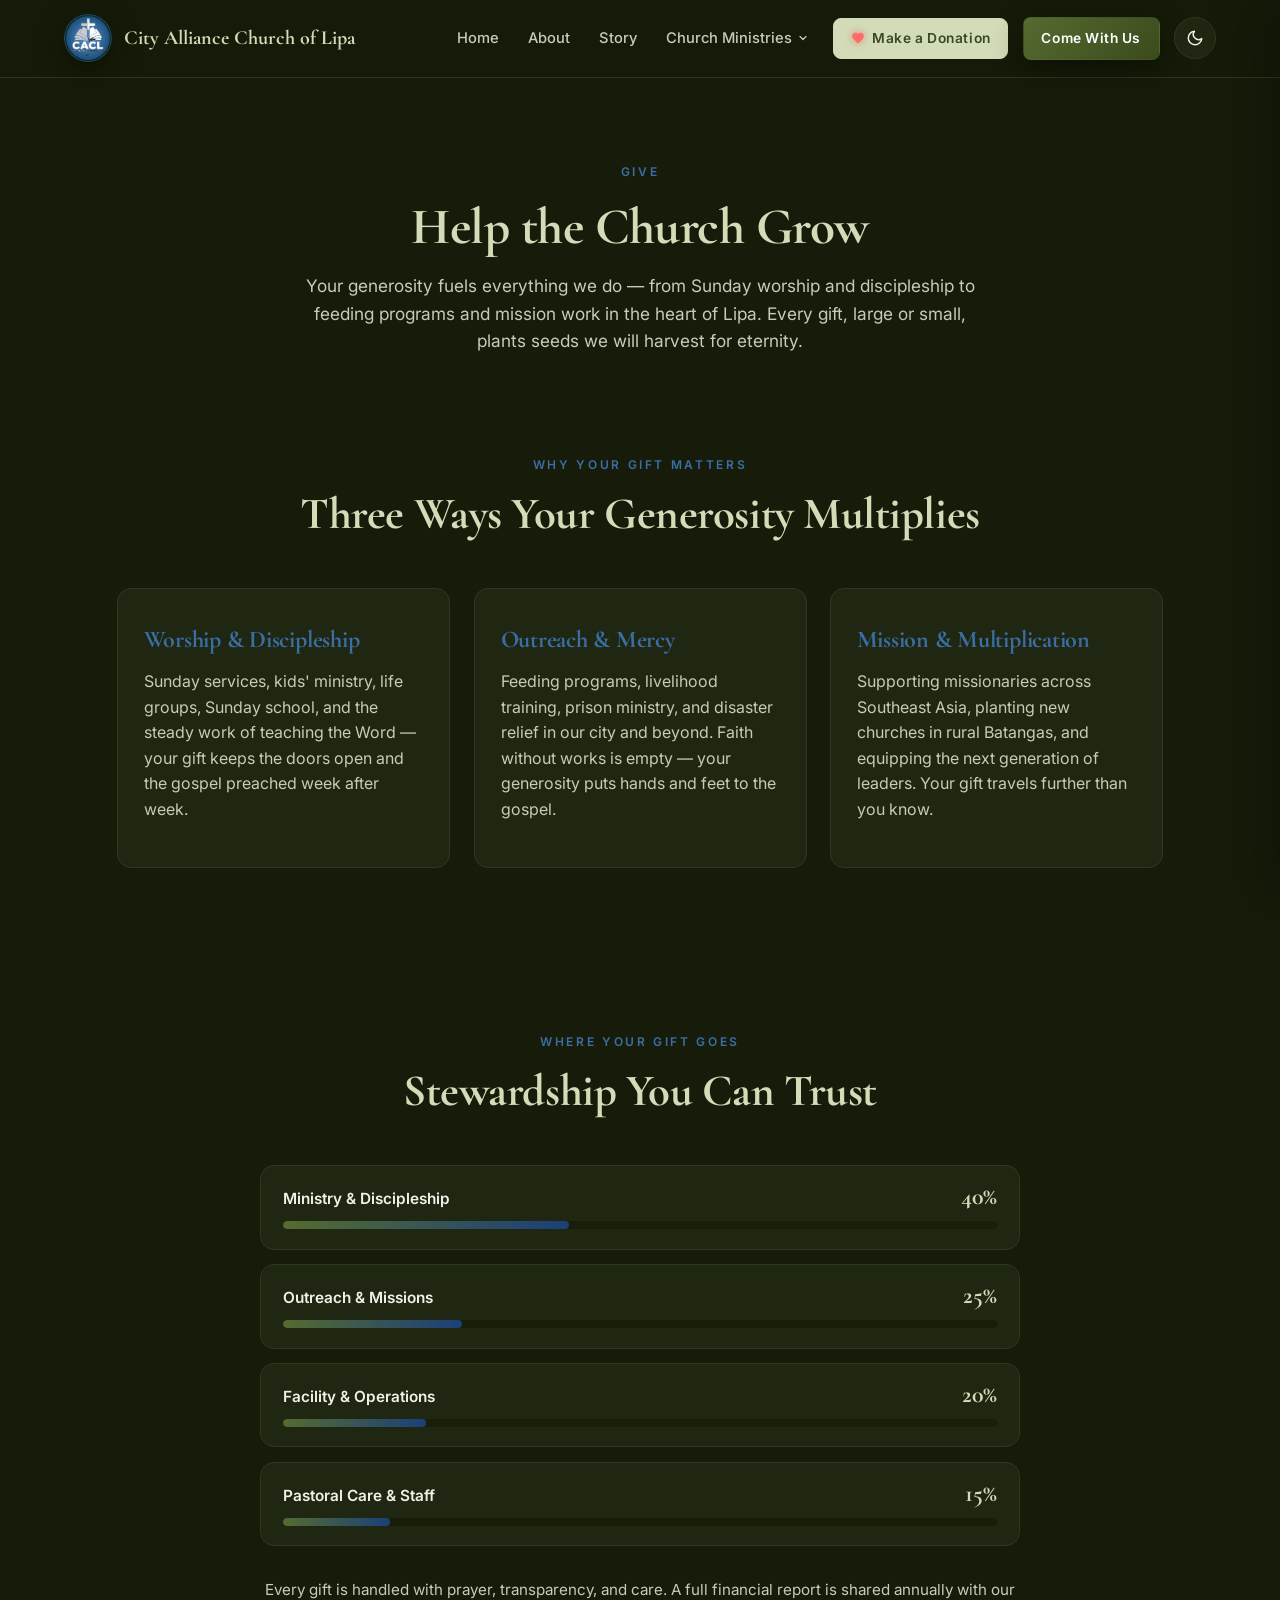
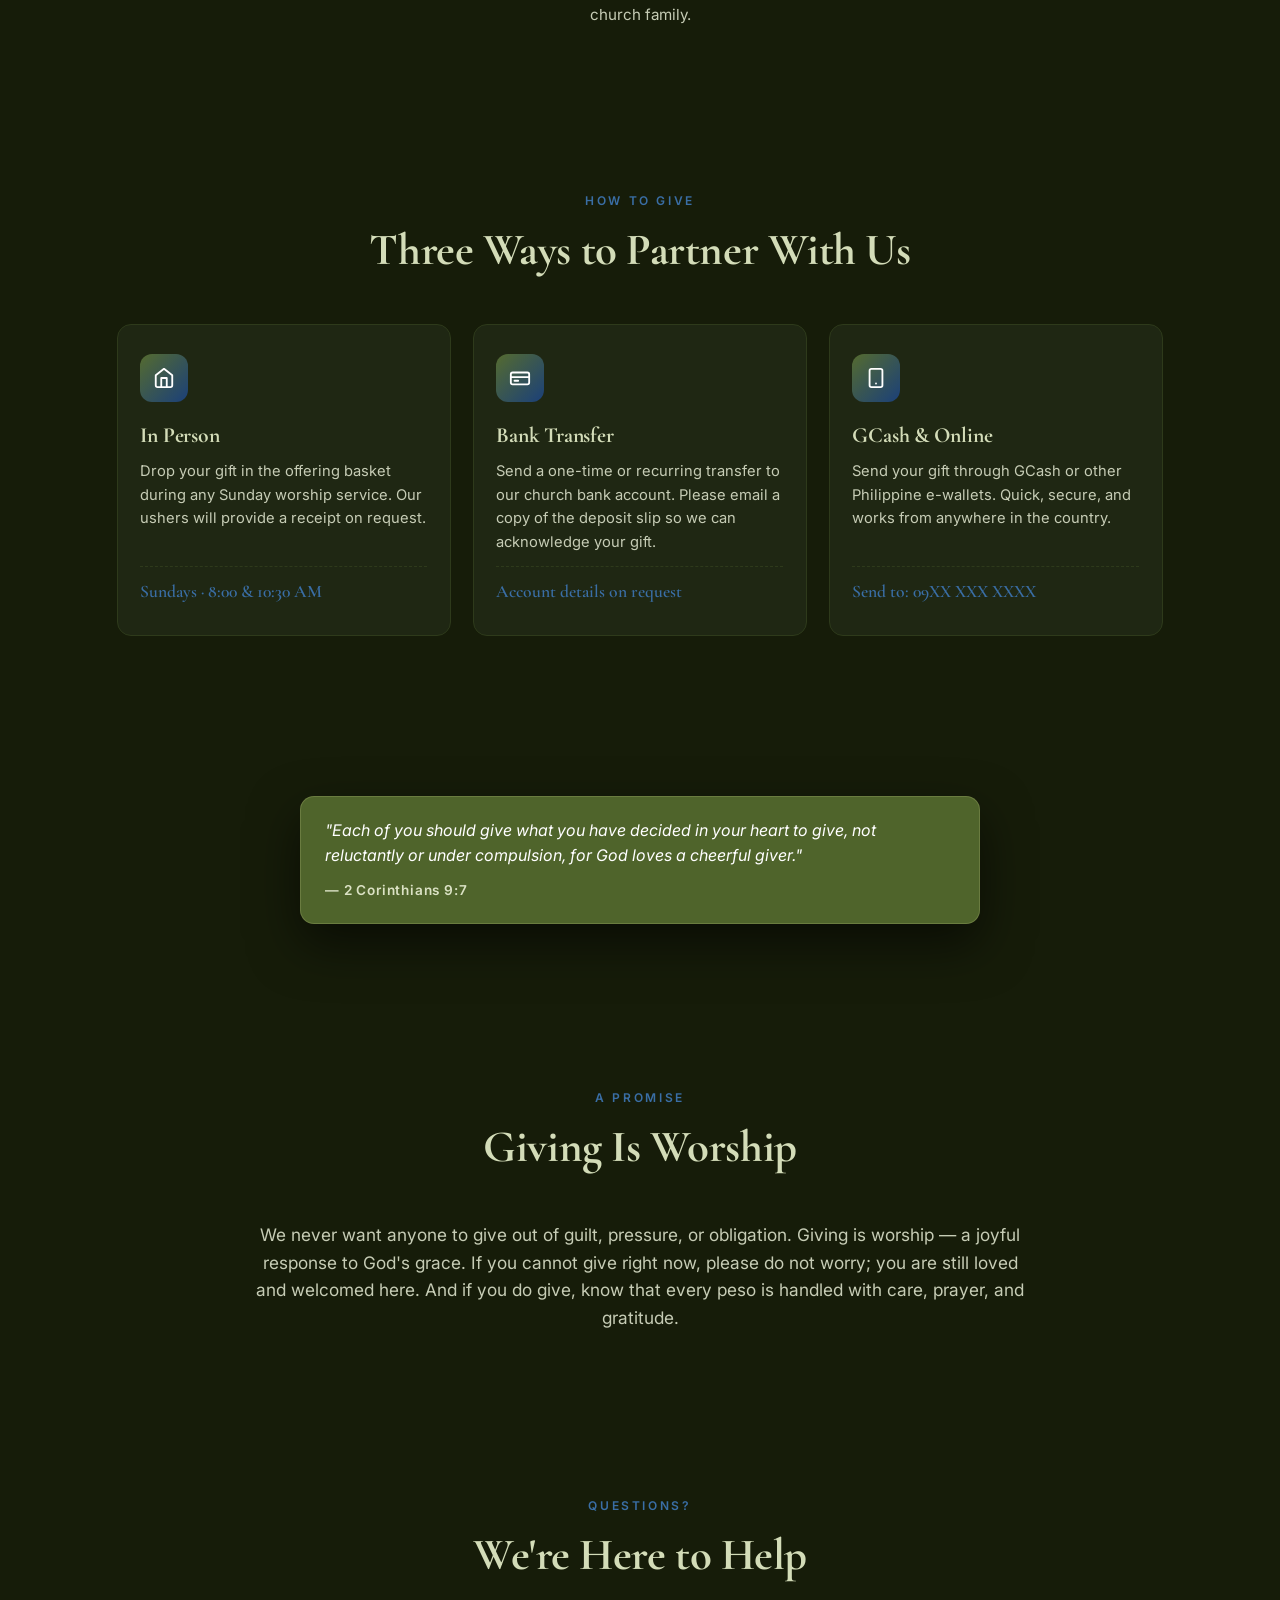
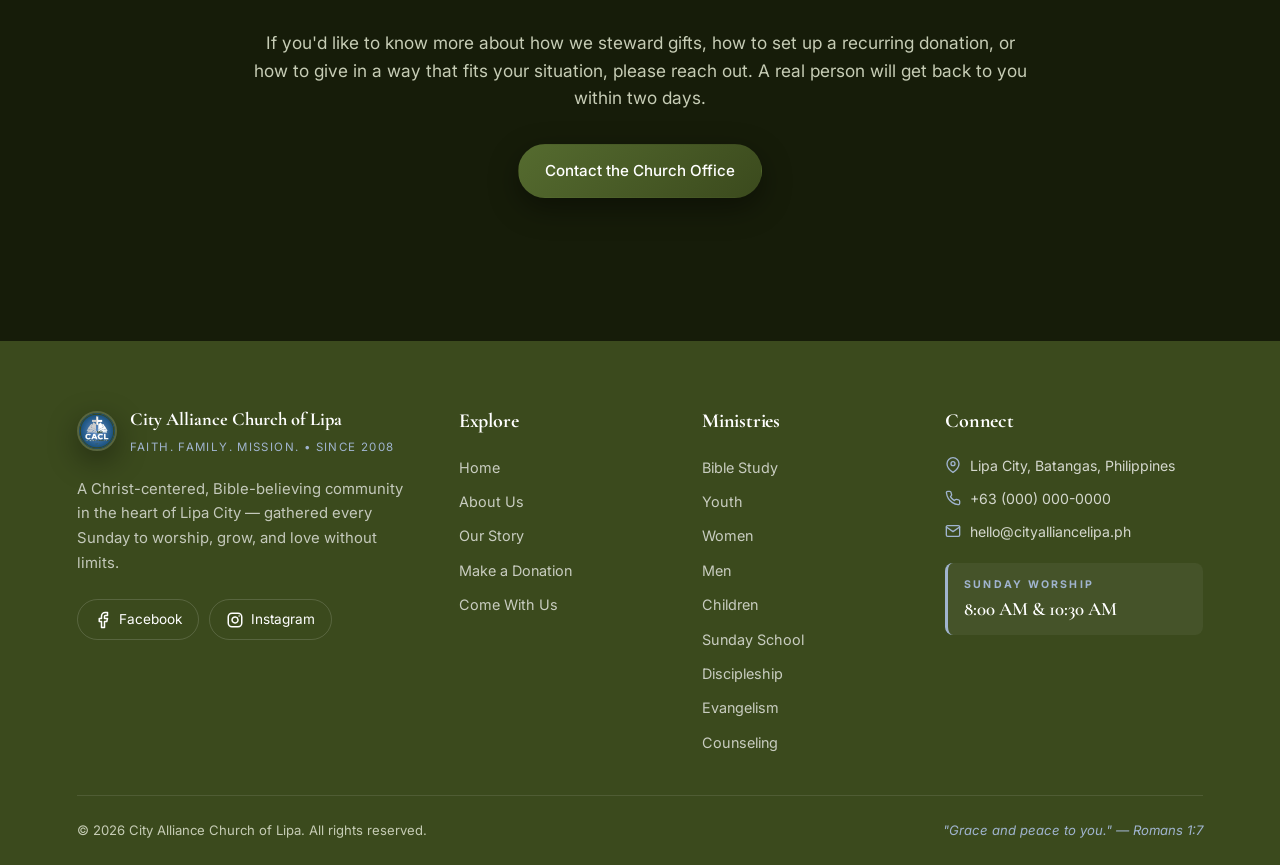
<file: donation.html>
<!DOCTYPE html>
<html lang="en">
<head>
  <meta charset="UTF-8" />
  <meta name="viewport" content="width=device-width, initial-scale=1.0" />
  <script>try{if(localStorage.getItem('cac-theme')!=='light')document.documentElement.setAttribute('data-theme','dark')}catch(e){document.documentElement.setAttribute('data-theme','dark')}</script>
  <title>Make a Donation — City Alliance Church of Lipa</title>
  <link rel="icon" type="image/png" href="Asset/logo.png" />
  <link rel="apple-touch-icon" href="Asset/logo.png" />
  <link rel="stylesheet" href="styles.css" />
  <link rel="preconnect" href="https://fonts.googleapis.com" />
  <link rel="preconnect" href="https://fonts.gstatic.com" crossorigin />
  <link href="https://fonts.googleapis.com/css2?family=Cormorant+Garamond:wght@500;600;700&family=Inter:wght@300;400;500;600;700&display=swap" rel="stylesheet" />
</head>
<body>
  <header class="navbar">
    <a href="index.html" class="nav-left">
      <img src="Asset/logo.png" alt="CACL Logo" class="logo-img" />
      <div class="brand">
        <span class="brand-name">City Alliance Church of Lipa</span>
      </div>
    </a>

    <nav class="nav-links" aria-label="Primary">
      <a href="index.html" class="nav-link">Home</a>
      <a href="about.html" class="nav-link">About</a>
      <a href="story.html" class="nav-link">Story</a>
      <div class="nav-dropdown">
        <button class="nav-link dropdown-toggle" aria-haspopup="true" aria-expanded="false">
          Church Ministries
          <svg class="dropdown-chevron" viewBox="0 0 24 24" width="12" height="12" fill="none" stroke="currentColor" stroke-width="2.5" stroke-linecap="round" stroke-linejoin="round">
            <polyline points="6 9 12 15 18 9"/>
          </svg>
        </button>
        <div class="dropdown-menu" role="menu">
          <a href="bible-study.html" class="dropdown-item">Bible Study</a>
          <a href="youth.html" class="dropdown-item">Youth</a>
          <a href="women.html" class="dropdown-item">Women</a>
          <a href="men.html" class="dropdown-item">Men</a>
          <a href="children.html" class="dropdown-item">Children</a>
          <a href="sunday-school.html" class="dropdown-item">Sunday School</a>
          <a href="discipleship.html" class="dropdown-item">Discipleship</a>
          <a href="evangelism.html" class="dropdown-item">Evangelism</a>
          <a href="counseling.html" class="dropdown-item">Counseling</a>
        </div>
      </div>
    </nav>

    <div class="nav-right">
      <a href="donation.html" class="nav-donate active">
        <svg viewBox="0 0 24 24" fill="currentColor"><path d="M12 21.35l-1.45-1.32C5.4 15.36 2 12.28 2 8.5 2 5.42 4.42 3 7.5 3c1.74 0 3.41.81 4.5 2.09C13.09 3.81 14.76 3 16.5 3 19.58 3 22 5.42 22 8.5c0 3.78-3.4 6.86-8.55 11.54L12 21.35z"/></svg>
        Make a Donation
      </a>
      <a href="contact.html" class="nav-cta">Come With Us</a>
      <button id="themeToggle" class="theme-toggle" aria-label="Toggle dark mode">
        <svg class="icon-sun" viewBox="0 0 24 24" width="18" height="18" fill="none" stroke="currentColor" stroke-width="2" stroke-linecap="round" stroke-linejoin="round">
          <circle cx="12" cy="12" r="4"/>
          <path d="M12 2v2M12 20v2M4.93 4.93l1.41 1.41M17.66 17.66l1.41 1.41M2 12h2M20 12h2M4.93 19.07l1.41-1.41M17.66 6.34l1.41-1.41"/>
        </svg>
        <svg class="icon-moon" viewBox="0 0 24 24" width="18" height="18" fill="none" stroke="currentColor" stroke-width="2" stroke-linecap="round" stroke-linejoin="round">
          <path d="M21 12.79A9 9 0 1 1 11.21 3 7 7 0 0 0 21 12.79z"/>
        </svg>
      </button>
      <button id="mobileMenuToggle" class="mobile-menu-toggle" aria-label="Open menu" aria-expanded="false">
        <svg viewBox="0 0 24 24" width="20" height="20" fill="none" stroke="currentColor" stroke-width="2" stroke-linecap="round" stroke-linejoin="round">
          <line x1="3" y1="6" x2="21" y2="6"/>
          <line x1="3" y1="12" x2="21" y2="12"/>
          <line x1="3" y1="18" x2="21" y2="18"/>
        </svg>
      </button>
    </div>
  </header>

  <main>
    <section class="page-intro">
      <span class="eyebrow">Give</span>
      <h1>Help the Church Grow</h1>
      <p class="lead">
        Your generosity fuels everything we do — from Sunday worship and discipleship to
        feeding programs and mission work in the heart of Lipa. Every gift, large or small,
        plants seeds we will harvest for eternity.
      </p>
    </section>

    <section class="section">
      <div class="section-head">
        <span class="eyebrow">Why Your Gift Matters</span>
        <h2>Three Ways Your Generosity Multiplies</h2>
      </div>
      <div class="about-grid">
        <div class="about-card">
          <h3>Worship &amp; Discipleship</h3>
          <p>
            Sunday services, kids' ministry, life groups, Sunday school, and the steady
            work of teaching the Word — your gift keeps the doors open and the gospel
            preached week after week.
          </p>
        </div>
        <div class="about-card">
          <h3>Outreach &amp; Mercy</h3>
          <p>
            Feeding programs, livelihood training, prison ministry, and disaster relief
            in our city and beyond. Faith without works is empty — your generosity
            puts hands and feet to the gospel.
          </p>
        </div>
        <div class="about-card">
          <h3>Mission &amp; Multiplication</h3>
          <p>
            Supporting missionaries across Southeast Asia, planting new churches in
            rural Batangas, and equipping the next generation of leaders. Your gift
            travels further than you know.
          </p>
        </div>
      </div>
    </section>

    <section class="section">
      <div class="section-head">
        <span class="eyebrow">Where Your Gift Goes</span>
        <h2>Stewardship You Can Trust</h2>
      </div>
      <div class="give-breakdown">
        <div class="give-item">
          <div class="give-item-header">
            <span class="give-label">Ministry &amp; Discipleship</span>
            <span class="give-percent">40%</span>
          </div>
          <div class="give-bar"><div class="give-fill" style="width: 40%;"></div></div>
        </div>
        <div class="give-item">
          <div class="give-item-header">
            <span class="give-label">Outreach &amp; Missions</span>
            <span class="give-percent">25%</span>
          </div>
          <div class="give-bar"><div class="give-fill" style="width: 25%;"></div></div>
        </div>
        <div class="give-item">
          <div class="give-item-header">
            <span class="give-label">Facility &amp; Operations</span>
            <span class="give-percent">20%</span>
          </div>
          <div class="give-bar"><div class="give-fill" style="width: 20%;"></div></div>
        </div>
        <div class="give-item">
          <div class="give-item-header">
            <span class="give-label">Pastoral Care &amp; Staff</span>
            <span class="give-percent">15%</span>
          </div>
          <div class="give-bar"><div class="give-fill" style="width: 15%;"></div></div>
        </div>
      </div>
      <p class="story-lead" style="margin-top: 2rem; font-size: 0.95rem;">
        Every gift is handled with prayer, transparency, and care. A full financial report is shared annually with our church family.
      </p>
    </section>

    <section class="section">
      <div class="section-head">
        <span class="eyebrow">How to Give</span>
        <h2>Three Ways to Partner With Us</h2>
      </div>
      <div class="give-methods">
        <article class="give-method">
          <div class="give-method-icon">
            <svg viewBox="0 0 24 24" width="22" height="22" fill="none" stroke="currentColor" stroke-width="2" stroke-linecap="round" stroke-linejoin="round">
              <path d="M3 9l9-7 9 7v11a2 2 0 0 1-2 2H5a2 2 0 0 1-2-2z"/>
              <polyline points="9 22 9 12 15 12 15 22"/>
            </svg>
          </div>
          <h4>In Person</h4>
          <p>
            Drop your gift in the offering basket during any Sunday worship service. Our ushers will provide a receipt on request.
          </p>
          <div class="give-detail">Sundays · 8:00 &amp; 10:30 AM</div>
        </article>

        <article class="give-method">
          <div class="give-method-icon">
            <svg viewBox="0 0 24 24" width="22" height="22" fill="none" stroke="currentColor" stroke-width="2" stroke-linecap="round" stroke-linejoin="round">
              <rect x="2" y="6" width="20" height="13" rx="2"/>
              <line x1="2" y1="11" x2="22" y2="11"/>
              <line x1="6" y1="15" x2="10" y2="15"/>
            </svg>
          </div>
          <h4>Bank Transfer</h4>
          <p>
            Send a one-time or recurring transfer to our church bank account. Please email a copy of the deposit slip so we can acknowledge your gift.
          </p>
          <div class="give-detail">Account details on request</div>
        </article>

        <article class="give-method">
          <div class="give-method-icon">
            <svg viewBox="0 0 24 24" width="22" height="22" fill="none" stroke="currentColor" stroke-width="2" stroke-linecap="round" stroke-linejoin="round">
              <rect x="5" y="2" width="14" height="20" rx="2"/>
              <line x1="12" y1="18" x2="12.01" y2="18"/>
            </svg>
          </div>
          <h4>GCash &amp; Online</h4>
          <p>
            Send your gift through GCash or other Philippine e-wallets. Quick, secure, and works from anywhere in the country.
          </p>
          <div class="give-detail">Send to: 09XX XXX XXXX</div>
        </article>
      </div>
    </section>

    <section class="section">
      <blockquote class="hero-verse" style="max-width: 680px; margin: 0 auto;">
        "Each of you should give what you have decided in your heart to give, not reluctantly or under compulsion, for God loves a cheerful giver."
        <cite>— 2 Corinthians 9:7</cite>
      </blockquote>
    </section>

    <section class="section">
      <div class="section-head">
        <span class="eyebrow">A Promise</span>
        <h2>Giving Is Worship</h2>
      </div>
      <p class="story-lead">
        We never want anyone to give out of guilt, pressure, or obligation. Giving is
        worship — a joyful response to God's grace. If you cannot give right now, please
        do not worry; you are still loved and welcomed here. And if you do give, know
        that every peso is handled with care, prayer, and gratitude.
      </p>
    </section>

    <section class="section">
      <div class="section-head">
        <span class="eyebrow">Questions?</span>
        <h2>We're Here to Help</h2>
      </div>
      <p class="story-lead">
        If you'd like to know more about how we steward gifts, how to set up a recurring
        donation, or how to give in a way that fits your situation, please reach out.
        A real person will get back to you within two days.
      </p>
      <div class="hero-cta" style="margin-top: 2rem;">
        <a href="contact.html" class="btn btn-primary">Contact the Church Office</a>
      </div>
    </section>
  </main>

  <footer class="footer">
    <div class="footer-main">
      <div class="footer-col footer-col-brand">
        <div class="footer-brand">
          <img src="Asset/logo.png" alt="CACL Logo" class="logo-img sm" />
          <div>
            <div class="brand-name">City Alliance Church of Lipa</div>
            <div class="footer-tag">Faith. Family. Mission. • Since 2008</div>
          </div>
        </div>
        <p class="footer-blurb">
          A Christ-centered, Bible-believing community in the heart of Lipa City — gathered every Sunday to worship, grow, and love without limits.
        </p>
        <div class="footer-socials">
          <a href="https://www.facebook.com/profile.php?id=100074257956971" target="_blank" rel="noopener" class="social" aria-label="Facebook">
            <svg viewBox="0 0 24 24" width="18" height="18" fill="none" stroke="currentColor" stroke-width="2" stroke-linecap="round" stroke-linejoin="round">
              <path d="M18 2h-3a5 5 0 0 0-5 5v3H7v4h3v8h4v-8h3l1-4h-4V7a1 1 0 0 1 1-1h3z"/>
            </svg>
            <span>Facebook</span>
          </a>
          <a href="#" class="social" aria-label="Instagram">
            <svg viewBox="0 0 24 24" width="18" height="18" fill="none" stroke="currentColor" stroke-width="2" stroke-linecap="round" stroke-linejoin="round">
              <rect x="3" y="3" width="18" height="18" rx="5" ry="5"/>
              <path d="M16 11.37A4 4 0 1 1 12.63 8 4 4 0 0 1 16 11.37z"/>
              <line x1="17.5" y1="6.5" x2="17.51" y2="6.5"/>
            </svg>
            <span>Instagram</span>
          </a>
        </div>
      </div>

      <div class="footer-col">
        <h5 class="footer-title">Explore</h5>
        <ul class="footer-links">
          <li><a href="index.html">Home</a></li>
          <li><a href="about.html">About Us</a></li>
          <li><a href="story.html">Our Story</a></li>
          <li><a href="donation.html">Make a Donation</a></li>
          <li><a href="contact.html">Come With Us</a></li>
        </ul>
      </div>

      <div class="footer-col">
        <h5 class="footer-title">Ministries</h5>
        <ul class="footer-links">
          <li><a href="bible-study.html">Bible Study</a></li>
          <li><a href="youth.html">Youth</a></li>
          <li><a href="women.html">Women</a></li>
          <li><a href="men.html">Men</a></li>
          <li><a href="children.html">Children</a></li>
          <li><a href="sunday-school.html">Sunday School</a></li>
          <li><a href="discipleship.html">Discipleship</a></li>
          <li><a href="evangelism.html">Evangelism</a></li>
          <li><a href="counseling.html">Counseling</a></li>
        </ul>
      </div>

      <div class="footer-col">
        <h5 class="footer-title">Connect</h5>
        <ul class="footer-contact">
          <li>
            <svg viewBox="0 0 24 24" width="16" height="16" fill="none" stroke="currentColor" stroke-width="2" stroke-linecap="round" stroke-linejoin="round">
              <path d="M21 10c0 7-9 13-9 13s-9-6-9-13a9 9 0 0 1 18 0z"/>
              <circle cx="12" cy="10" r="3"/>
            </svg>
            <span>Lipa City, Batangas, Philippines</span>
          </li>
          <li>
            <svg viewBox="0 0 24 24" width="16" height="16" fill="none" stroke="currentColor" stroke-width="2" stroke-linecap="round" stroke-linejoin="round">
              <path d="M22 16.92v3a2 2 0 0 1-2.18 2 19.79 19.79 0 0 1-8.63-3.07 19.5 19.5 0 0 1-6-6 19.79 19.79 0 0 1-3.07-8.67A2 2 0 0 1 4.11 2h3a2 2 0 0 1 2 1.72 12.84 12.84 0 0 0 .7 2.81 2 2 0 0 1-.45 2.11L8.09 9.91a16 16 0 0 0 6 6l1.27-1.27a2 2 0 0 1 2.11-.45 12.84 12.84 0 0 0 2.81.7A2 2 0 0 1 22 16.92z"/>
            </svg>
            <a href="tel:+630000000000">+63 (000) 000-0000</a>
          </li>
          <li>
            <svg viewBox="0 0 24 24" width="16" height="16" fill="none" stroke="currentColor" stroke-width="2" stroke-linecap="round" stroke-linejoin="round">
              <path d="M4 4h16c1.1 0 2 .9 2 2v12c0 1.1-.9 2-2 2H4c-1.1 0-2-.9-2-2V6c0-1.1.9-2 2-2z"/>
              <polyline points="22,6 12,13 2,6"/>
            </svg>
            <a href="mailto:hello@cityalliancelipa.ph">hello@cityalliancelipa.ph</a>
          </li>
        </ul>
        <div class="footer-services">
          <div class="services-label">Sunday Worship</div>
          <div class="services-time">8:00 AM &amp; 10:30 AM</div>
        </div>
      </div>
    </div>

    <div class="footer-bottom">
      <p>&copy; <span id="year"></span> City Alliance Church of Lipa. All rights reserved.</p>
      <p class="footer-verse">"Grace and peace to you." — Romans 1:7</p>
    </div>
  </footer>

  <!-- MOBILE MENU -->
  <div id="mobileMenuOverlay" class="mobile-menu-overlay"></div>
  <aside id="mobileMenu" class="mobile-menu" aria-label="Mobile navigation" aria-hidden="true">
    <div class="mobile-menu-header">
      <span class="mobile-menu-title">Menu</span>
      <button id="mobileMenuClose" class="mobile-menu-close" aria-label="Close menu">
        <svg viewBox="0 0 24 24" width="22" height="22" fill="none" stroke="currentColor" stroke-width="2" stroke-linecap="round" stroke-linejoin="round">
          <line x1="18" y1="6" x2="6" y2="18"/>
          <line x1="6" y1="6" x2="18" y2="18"/>
        </svg>
      </button>
    </div>
    <nav class="mobile-menu-nav">
      <a href="index.html" class="mobile-link">Home</a>
      <a href="about.html" class="mobile-link">About</a>
      <a href="story.html" class="mobile-link">Story</a>
      <div class="mobile-section">
        <div class="mobile-section-title">Church Ministries</div>
        <a href="bible-study.html" class="mobile-sublink">Bible Study</a>
        <a href="youth.html" class="mobile-sublink">Youth</a>
        <a href="women.html" class="mobile-sublink">Women</a>
        <a href="men.html" class="mobile-sublink">Men</a>
        <a href="children.html" class="mobile-sublink">Children</a>
        <a href="sunday-school.html" class="mobile-sublink">Sunday School</a>
        <a href="discipleship.html" class="mobile-sublink">Discipleship</a>
        <a href="evangelism.html" class="mobile-sublink">Evangelism</a>
        <a href="counseling.html" class="mobile-sublink">Counseling</a>
      </div>
      <a href="donation.html" class="mobile-link-donate">Make a Donation</a>
      <a href="contact.html" class="mobile-link-cta">Come With Us</a>
    </nav>
  </aside>

  <script src="script.js"></script>
</body>
</html>
</file>
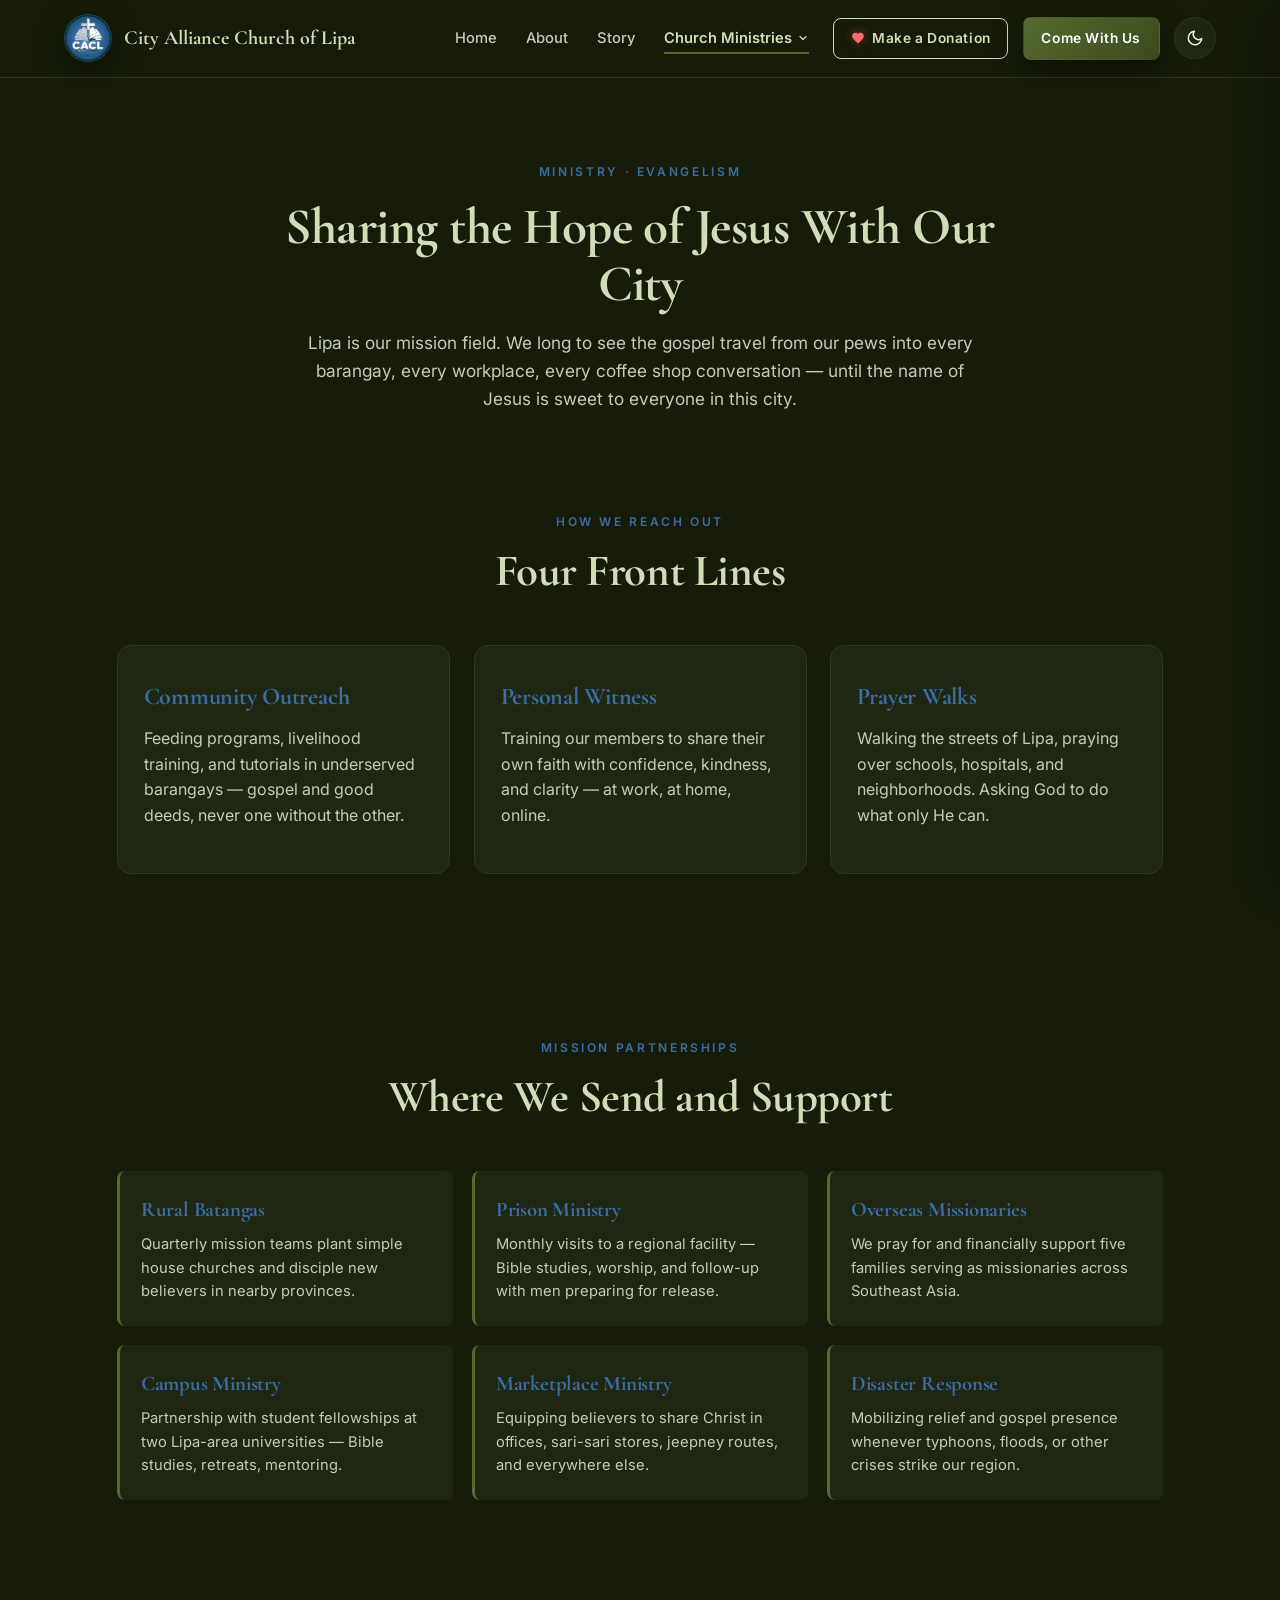
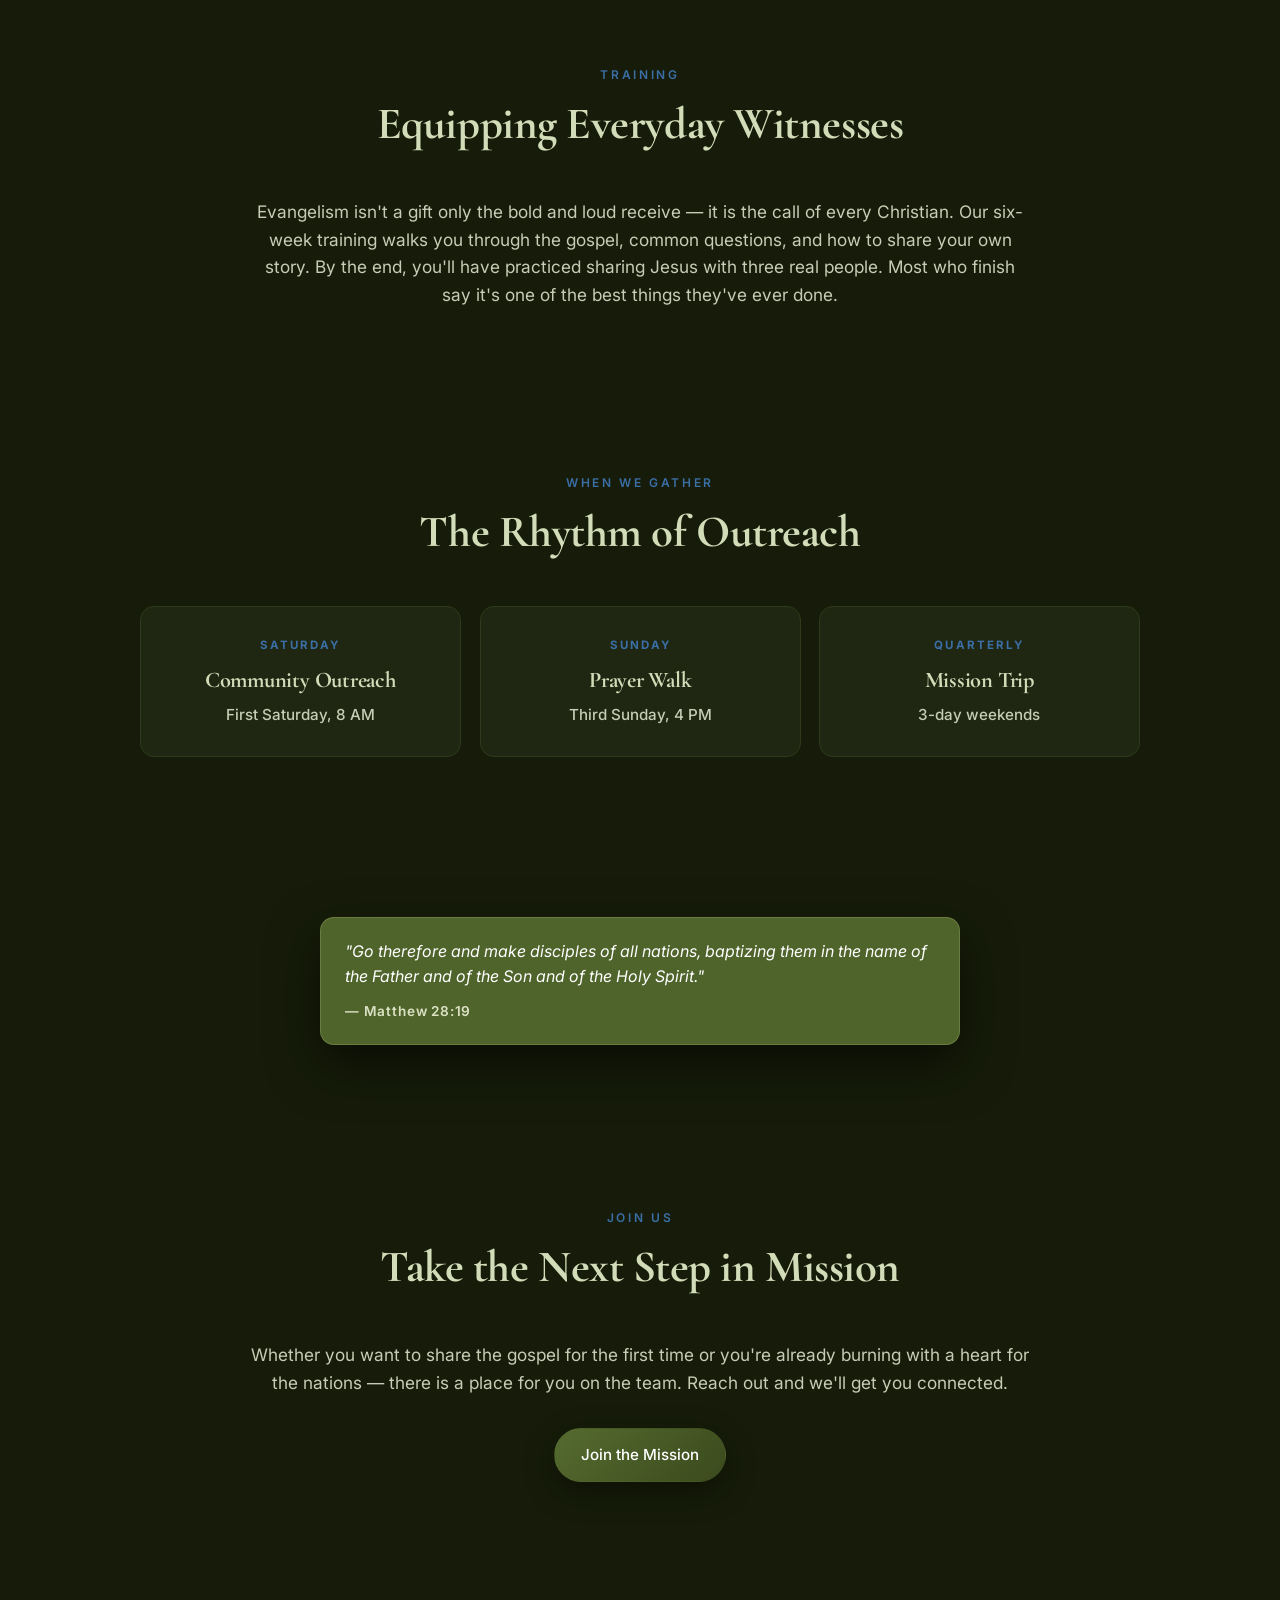
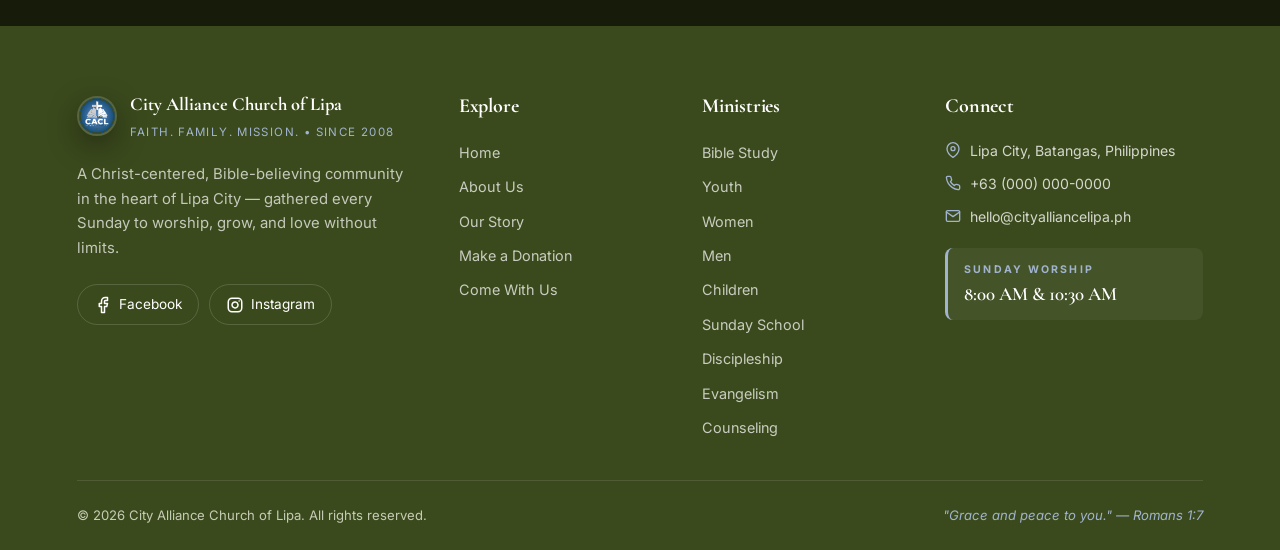
<file: evangelism.html>
<!DOCTYPE html>
<html lang="en">
<head>
  <meta charset="UTF-8" />
  <meta name="viewport" content="width=device-width, initial-scale=1.0" />
  <script>try{if(localStorage.getItem('cac-theme')!=='light')document.documentElement.setAttribute('data-theme','dark')}catch(e){document.documentElement.setAttribute('data-theme','dark')}</script>
  <title>Evangelism — City Alliance Church of Lipa</title>
  <link rel="icon" type="image/png" href="Asset/logo.png" />
  <link rel="apple-touch-icon" href="Asset/logo.png" />
  <link rel="stylesheet" href="styles.css" />
  <link rel="preconnect" href="https://fonts.googleapis.com" />
  <link rel="preconnect" href="https://fonts.gstatic.com" crossorigin />
  <link href="https://fonts.googleapis.com/css2?family=Cormorant+Garamond:wght@500;600;700&family=Inter:wght@300;400;500;600;700&display=swap" rel="stylesheet" />
</head>
<body>
  <header class="navbar">
    <a href="index.html" class="nav-left">
      <img src="Asset/logo.png" alt="CACL Logo" class="logo-img" />
      <div class="brand">
        <span class="brand-name">City Alliance Church of Lipa</span>
      </div>
    </a>

    <nav class="nav-links" aria-label="Primary">
      <a href="index.html" class="nav-link">Home</a>
      <a href="about.html" class="nav-link">About</a>
      <a href="story.html" class="nav-link">Story</a>
      <div class="nav-dropdown">
        <button class="nav-link dropdown-toggle active" aria-haspopup="true" aria-expanded="false">
          Church Ministries
          <svg class="dropdown-chevron" viewBox="0 0 24 24" width="12" height="12" fill="none" stroke="currentColor" stroke-width="2.5" stroke-linecap="round" stroke-linejoin="round">
            <polyline points="6 9 12 15 18 9"/>
          </svg>
        </button>
        <div class="dropdown-menu" role="menu">
          <a href="bible-study.html" class="dropdown-item">Bible Study</a>
          <a href="youth.html" class="dropdown-item">Youth</a>
          <a href="women.html" class="dropdown-item">Women</a>
          <a href="men.html" class="dropdown-item">Men</a>
          <a href="children.html" class="dropdown-item">Children</a>
          <a href="sunday-school.html" class="dropdown-item">Sunday School</a>
          <a href="discipleship.html" class="dropdown-item">Discipleship</a>
          <a href="evangelism.html" class="dropdown-item active">Evangelism</a>
          <a href="counseling.html" class="dropdown-item">Counseling</a>
        </div>
      </div>
    </nav>

    <div class="nav-right">
      <a href="donation.html" class="nav-donate">
        <svg viewBox="0 0 24 24" fill="currentColor"><path d="M12 21.35l-1.45-1.32C5.4 15.36 2 12.28 2 8.5 2 5.42 4.42 3 7.5 3c1.74 0 3.41.81 4.5 2.09C13.09 3.81 14.76 3 16.5 3 19.58 3 22 5.42 22 8.5c0 3.78-3.4 6.86-8.55 11.54L12 21.35z"/></svg>
        Make a Donation
      </a>
      <a href="contact.html" class="nav-cta">Come With Us</a>
      <button id="themeToggle" class="theme-toggle" aria-label="Toggle dark mode">
        <svg class="icon-sun" viewBox="0 0 24 24" width="18" height="18" fill="none" stroke="currentColor" stroke-width="2" stroke-linecap="round" stroke-linejoin="round">
          <circle cx="12" cy="12" r="4"/>
          <path d="M12 2v2M12 20v2M4.93 4.93l1.41 1.41M17.66 17.66l1.41 1.41M2 12h2M20 12h2M4.93 19.07l1.41-1.41M17.66 6.34l1.41-1.41"/>
        </svg>
        <svg class="icon-moon" viewBox="0 0 24 24" width="18" height="18" fill="none" stroke="currentColor" stroke-width="2" stroke-linecap="round" stroke-linejoin="round">
          <path d="M21 12.79A9 9 0 1 1 11.21 3 7 7 0 0 0 21 12.79z"/>
        </svg>
      </button>
      <button id="mobileMenuToggle" class="mobile-menu-toggle" aria-label="Open menu" aria-expanded="false">
        <svg viewBox="0 0 24 24" width="20" height="20" fill="none" stroke="currentColor" stroke-width="2" stroke-linecap="round" stroke-linejoin="round">
          <line x1="3" y1="6" x2="21" y2="6"/>
          <line x1="3" y1="12" x2="21" y2="12"/>
          <line x1="3" y1="18" x2="21" y2="18"/>
        </svg>
      </button>
    </div>
  </header>

  <main>
    <section class="page-intro">
      <span class="eyebrow">Ministry · Evangelism</span>
      <h1>Sharing the Hope of Jesus With Our City</h1>
      <p class="lead">
        Lipa is our mission field. We long to see the gospel travel from our pews into
        every barangay, every workplace, every coffee shop conversation — until the name
        of Jesus is sweet to everyone in this city.
      </p>
    </section>

    <section class="section">
      <div class="section-head">
        <span class="eyebrow">How We Reach Out</span>
        <h2>Four Front Lines</h2>
      </div>
      <div class="about-grid">
        <div class="about-card">
          <h3>Community Outreach</h3>
          <p>Feeding programs, livelihood training, and tutorials in underserved barangays — gospel and good deeds, never one without the other.</p>
        </div>
        <div class="about-card">
          <h3>Personal Witness</h3>
          <p>Training our members to share their own faith with confidence, kindness, and clarity — at work, at home, online.</p>
        </div>
        <div class="about-card">
          <h3>Prayer Walks</h3>
          <p>Walking the streets of Lipa, praying over schools, hospitals, and neighborhoods. Asking God to do what only He can.</p>
        </div>
      </div>
    </section>

    <section class="section">
      <div class="section-head">
        <span class="eyebrow">Mission Partnerships</span>
        <h2>Where We Send and Support</h2>
      </div>
      <div class="beliefs-grid">
        <div class="belief-item">
          <h4>Rural Batangas</h4>
          <p>Quarterly mission teams plant simple house churches and disciple new believers in nearby provinces.</p>
        </div>
        <div class="belief-item">
          <h4>Prison Ministry</h4>
          <p>Monthly visits to a regional facility — Bible studies, worship, and follow-up with men preparing for release.</p>
        </div>
        <div class="belief-item">
          <h4>Overseas Missionaries</h4>
          <p>We pray for and financially support five families serving as missionaries across Southeast Asia.</p>
        </div>
        <div class="belief-item">
          <h4>Campus Ministry</h4>
          <p>Partnership with student fellowships at two Lipa-area universities — Bible studies, retreats, mentoring.</p>
        </div>
        <div class="belief-item">
          <h4>Marketplace Ministry</h4>
          <p>Equipping believers to share Christ in offices, sari-sari stores, jeepney routes, and everywhere else.</p>
        </div>
        <div class="belief-item">
          <h4>Disaster Response</h4>
          <p>Mobilizing relief and gospel presence whenever typhoons, floods, or other crises strike our region.</p>
        </div>
      </div>
    </section>

    <section class="section">
      <div class="section-head">
        <span class="eyebrow">Training</span>
        <h2>Equipping Everyday Witnesses</h2>
      </div>
      <p class="story-lead">
        Evangelism isn't a gift only the bold and loud receive — it is the call of every
        Christian. Our six-week training walks you through the gospel, common questions,
        and how to share your own story. By the end, you'll have practiced sharing Jesus
        with three real people. Most who finish say it's one of the best things they've
        ever done.
      </p>
    </section>

    <section class="section">
      <div class="section-head">
        <span class="eyebrow">When We Gather</span>
        <h2>The Rhythm of Outreach</h2>
      </div>
      <div class="service-times">
        <div class="service-card">
          <div class="day">Saturday</div>
          <h4>Community Outreach</h4>
          <div class="time">First Saturday, 8 AM</div>
        </div>
        <div class="service-card">
          <div class="day">Sunday</div>
          <h4>Prayer Walk</h4>
          <div class="time">Third Sunday, 4 PM</div>
        </div>
        <div class="service-card">
          <div class="day">Quarterly</div>
          <h4>Mission Trip</h4>
          <div class="time">3-day weekends</div>
        </div>
      </div>
    </section>

    <section class="section">
      <blockquote class="hero-verse" style="max-width: 640px; margin: 0 auto;">
        "Go therefore and make disciples of all nations, baptizing them in the name of the Father and of the Son and of the Holy Spirit."
        <cite>— Matthew 28:19</cite>
      </blockquote>
    </section>

    <section class="section">
      <div class="section-head">
        <span class="eyebrow">Join Us</span>
        <h2>Take the Next Step in Mission</h2>
      </div>
      <p class="story-lead">
        Whether you want to share the gospel for the first time or you're already
        burning with a heart for the nations — there is a place for you on the team.
        Reach out and we'll get you connected.
      </p>
      <div class="hero-cta" style="margin-top: 2rem;">
        <a href="contact.html" class="btn btn-primary">Join the Mission</a>
      </div>
    </section>
  </main>

  <footer class="footer">
    <div class="footer-main">
      <div class="footer-col footer-col-brand">
        <div class="footer-brand">
          <img src="Asset/logo.png" alt="CACL Logo" class="logo-img sm" />
          <div>
            <div class="brand-name">City Alliance Church of Lipa</div>
            <div class="footer-tag">Faith. Family. Mission. • Since 2008</div>
          </div>
        </div>
        <p class="footer-blurb">
          A Christ-centered, Bible-believing community in the heart of Lipa City — gathered every Sunday to worship, grow, and love without limits.
        </p>
        <div class="footer-socials">
          <a href="https://www.facebook.com/profile.php?id=100074257956971" target="_blank" rel="noopener" class="social" aria-label="Facebook">
            <svg viewBox="0 0 24 24" width="18" height="18" fill="none" stroke="currentColor" stroke-width="2" stroke-linecap="round" stroke-linejoin="round">
              <path d="M18 2h-3a5 5 0 0 0-5 5v3H7v4h3v8h4v-8h3l1-4h-4V7a1 1 0 0 1 1-1h3z"/>
            </svg>
            <span>Facebook</span>
          </a>
          <a href="#" class="social" aria-label="Instagram">
            <svg viewBox="0 0 24 24" width="18" height="18" fill="none" stroke="currentColor" stroke-width="2" stroke-linecap="round" stroke-linejoin="round">
              <rect x="3" y="3" width="18" height="18" rx="5" ry="5"/>
              <path d="M16 11.37A4 4 0 1 1 12.63 8 4 4 0 0 1 16 11.37z"/>
              <line x1="17.5" y1="6.5" x2="17.51" y2="6.5"/>
            </svg>
            <span>Instagram</span>
          </a>
        </div>
      </div>

      <div class="footer-col">
        <h5 class="footer-title">Explore</h5>
        <ul class="footer-links">
          <li><a href="index.html">Home</a></li>
          <li><a href="about.html">About Us</a></li>
          <li><a href="story.html">Our Story</a></li>
          <li><a href="donation.html">Make a Donation</a></li>
          <li><a href="contact.html">Come With Us</a></li>
        </ul>
      </div>

      <div class="footer-col">
        <h5 class="footer-title">Ministries</h5>
        <ul class="footer-links">
          <li><a href="bible-study.html">Bible Study</a></li>
          <li><a href="youth.html">Youth</a></li>
          <li><a href="women.html">Women</a></li>
          <li><a href="men.html">Men</a></li>
          <li><a href="children.html">Children</a></li>
          <li><a href="sunday-school.html">Sunday School</a></li>
          <li><a href="discipleship.html">Discipleship</a></li>
          <li><a href="evangelism.html">Evangelism</a></li>
          <li><a href="counseling.html">Counseling</a></li>
        </ul>
      </div>

      <div class="footer-col">
        <h5 class="footer-title">Connect</h5>
        <ul class="footer-contact">
          <li>
            <svg viewBox="0 0 24 24" width="16" height="16" fill="none" stroke="currentColor" stroke-width="2" stroke-linecap="round" stroke-linejoin="round">
              <path d="M21 10c0 7-9 13-9 13s-9-6-9-13a9 9 0 0 1 18 0z"/>
              <circle cx="12" cy="10" r="3"/>
            </svg>
            <span>Lipa City, Batangas, Philippines</span>
          </li>
          <li>
            <svg viewBox="0 0 24 24" width="16" height="16" fill="none" stroke="currentColor" stroke-width="2" stroke-linecap="round" stroke-linejoin="round">
              <path d="M22 16.92v3a2 2 0 0 1-2.18 2 19.79 19.79 0 0 1-8.63-3.07 19.5 19.5 0 0 1-6-6 19.79 19.79 0 0 1-3.07-8.67A2 2 0 0 1 4.11 2h3a2 2 0 0 1 2 1.72 12.84 12.84 0 0 0 .7 2.81 2 2 0 0 1-.45 2.11L8.09 9.91a16 16 0 0 0 6 6l1.27-1.27a2 2 0 0 1 2.11-.45 12.84 12.84 0 0 0 2.81.7A2 2 0 0 1 22 16.92z"/>
            </svg>
            <a href="tel:+630000000000">+63 (000) 000-0000</a>
          </li>
          <li>
            <svg viewBox="0 0 24 24" width="16" height="16" fill="none" stroke="currentColor" stroke-width="2" stroke-linecap="round" stroke-linejoin="round">
              <path d="M4 4h16c1.1 0 2 .9 2 2v12c0 1.1-.9 2-2 2H4c-1.1 0-2-.9-2-2V6c0-1.1.9-2 2-2z"/>
              <polyline points="22,6 12,13 2,6"/>
            </svg>
            <a href="mailto:hello@cityalliancelipa.ph">hello@cityalliancelipa.ph</a>
          </li>
        </ul>
        <div class="footer-services">
          <div class="services-label">Sunday Worship</div>
          <div class="services-time">8:00 AM & 10:30 AM</div>
        </div>
      </div>
    </div>

    <div class="footer-bottom">
      <p>&copy; <span id="year"></span> City Alliance Church of Lipa. All rights reserved.</p>
      <p class="footer-verse">"Grace and peace to you." — Romans 1:7</p>
    </div>
  </footer>

  <!-- MOBILE MENU -->
  <div id="mobileMenuOverlay" class="mobile-menu-overlay"></div>
  <aside id="mobileMenu" class="mobile-menu" aria-label="Mobile navigation" aria-hidden="true">
    <div class="mobile-menu-header">
      <span class="mobile-menu-title">Menu</span>
      <button id="mobileMenuClose" class="mobile-menu-close" aria-label="Close menu">
        <svg viewBox="0 0 24 24" width="22" height="22" fill="none" stroke="currentColor" stroke-width="2" stroke-linecap="round" stroke-linejoin="round">
          <line x1="18" y1="6" x2="6" y2="18"/>
          <line x1="6" y1="6" x2="18" y2="18"/>
        </svg>
      </button>
    </div>
    <nav class="mobile-menu-nav">
      <a href="index.html" class="mobile-link">Home</a>
      <a href="about.html" class="mobile-link">About</a>
      <a href="story.html" class="mobile-link">Story</a>
      <div class="mobile-section">
        <div class="mobile-section-title">Church Ministries</div>
        <a href="bible-study.html" class="mobile-sublink">Bible Study</a>
        <a href="youth.html" class="mobile-sublink">Youth</a>
        <a href="women.html" class="mobile-sublink">Women</a>
        <a href="men.html" class="mobile-sublink">Men</a>
        <a href="children.html" class="mobile-sublink">Children</a>
        <a href="sunday-school.html" class="mobile-sublink">Sunday School</a>
        <a href="discipleship.html" class="mobile-sublink">Discipleship</a>
        <a href="evangelism.html" class="mobile-sublink">Evangelism</a>
        <a href="counseling.html" class="mobile-sublink">Counseling</a>
      </div>
      <a href="donation.html" class="mobile-link-donate">Make a Donation</a>
      <a href="contact.html" class="mobile-link-cta">Come With Us</a>
    </nav>
  </aside>

  <script src="script.js"></script>
</body>
</html>
</file>
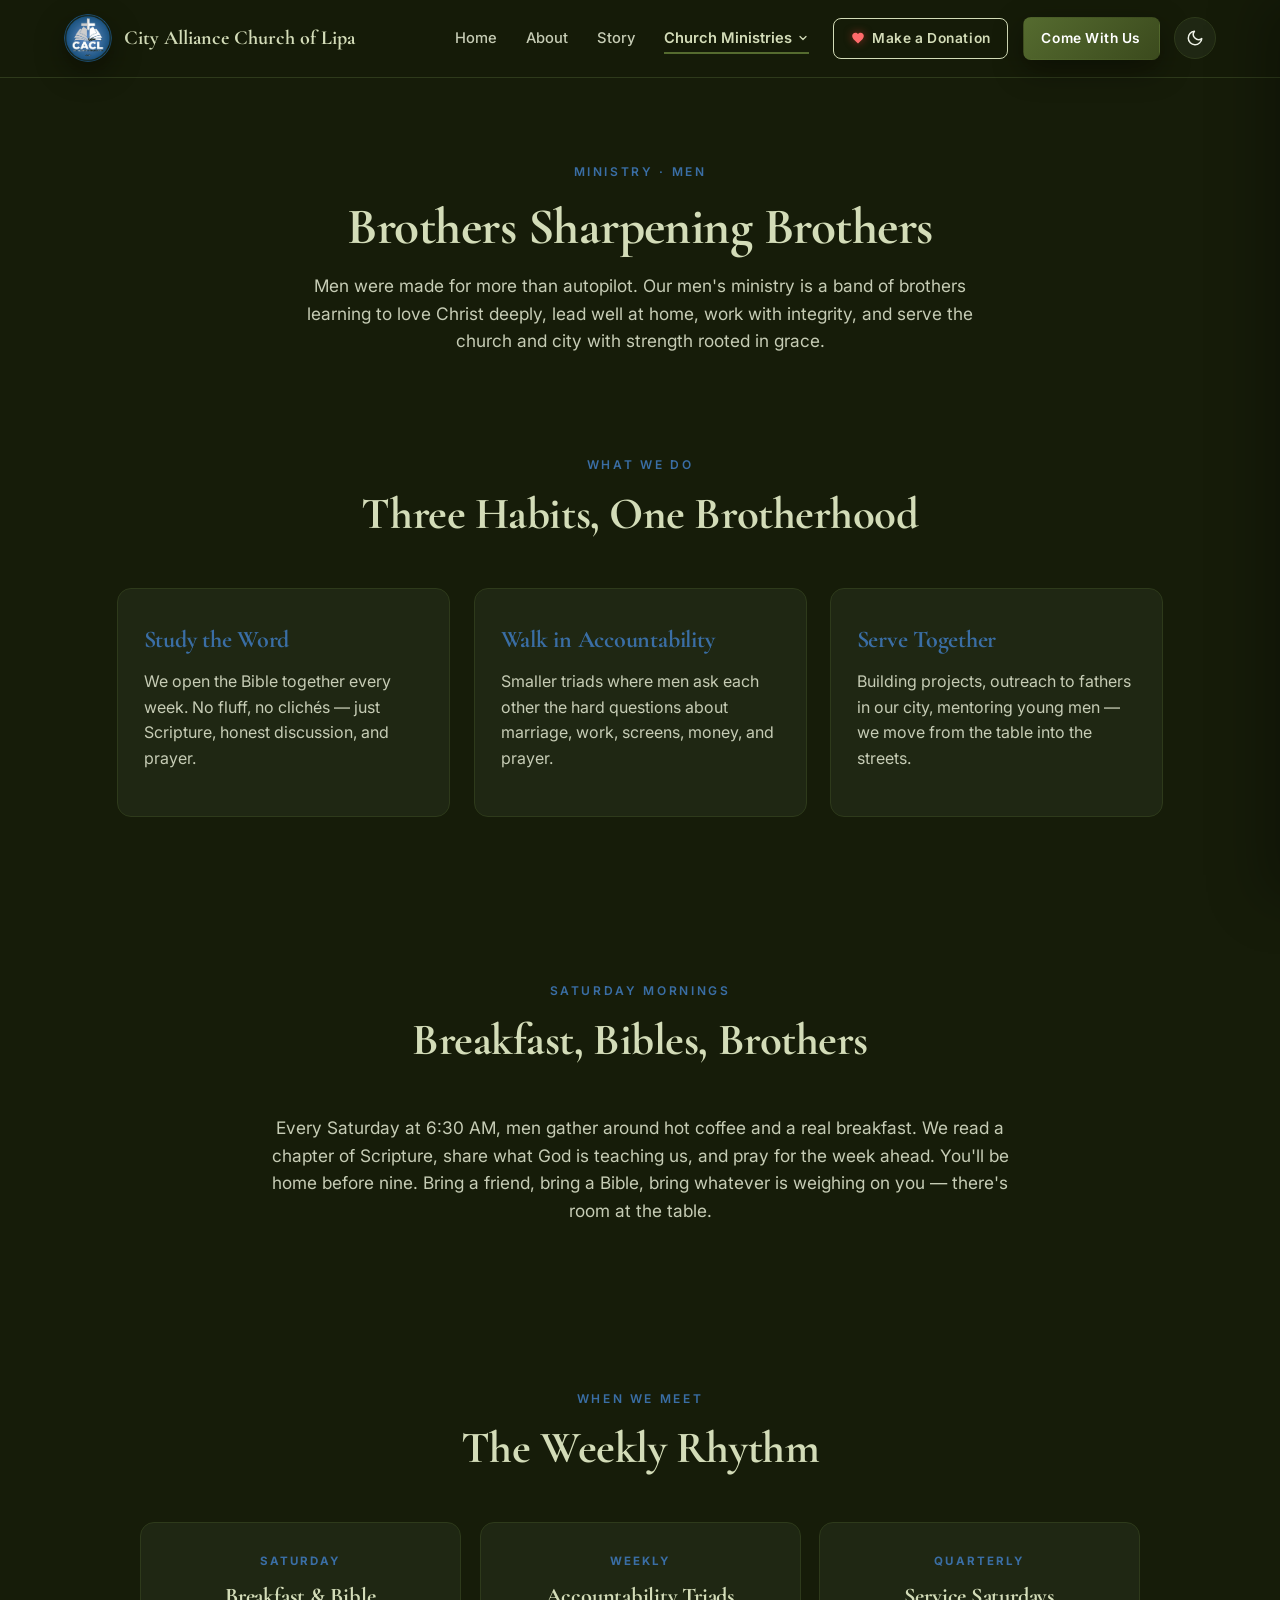
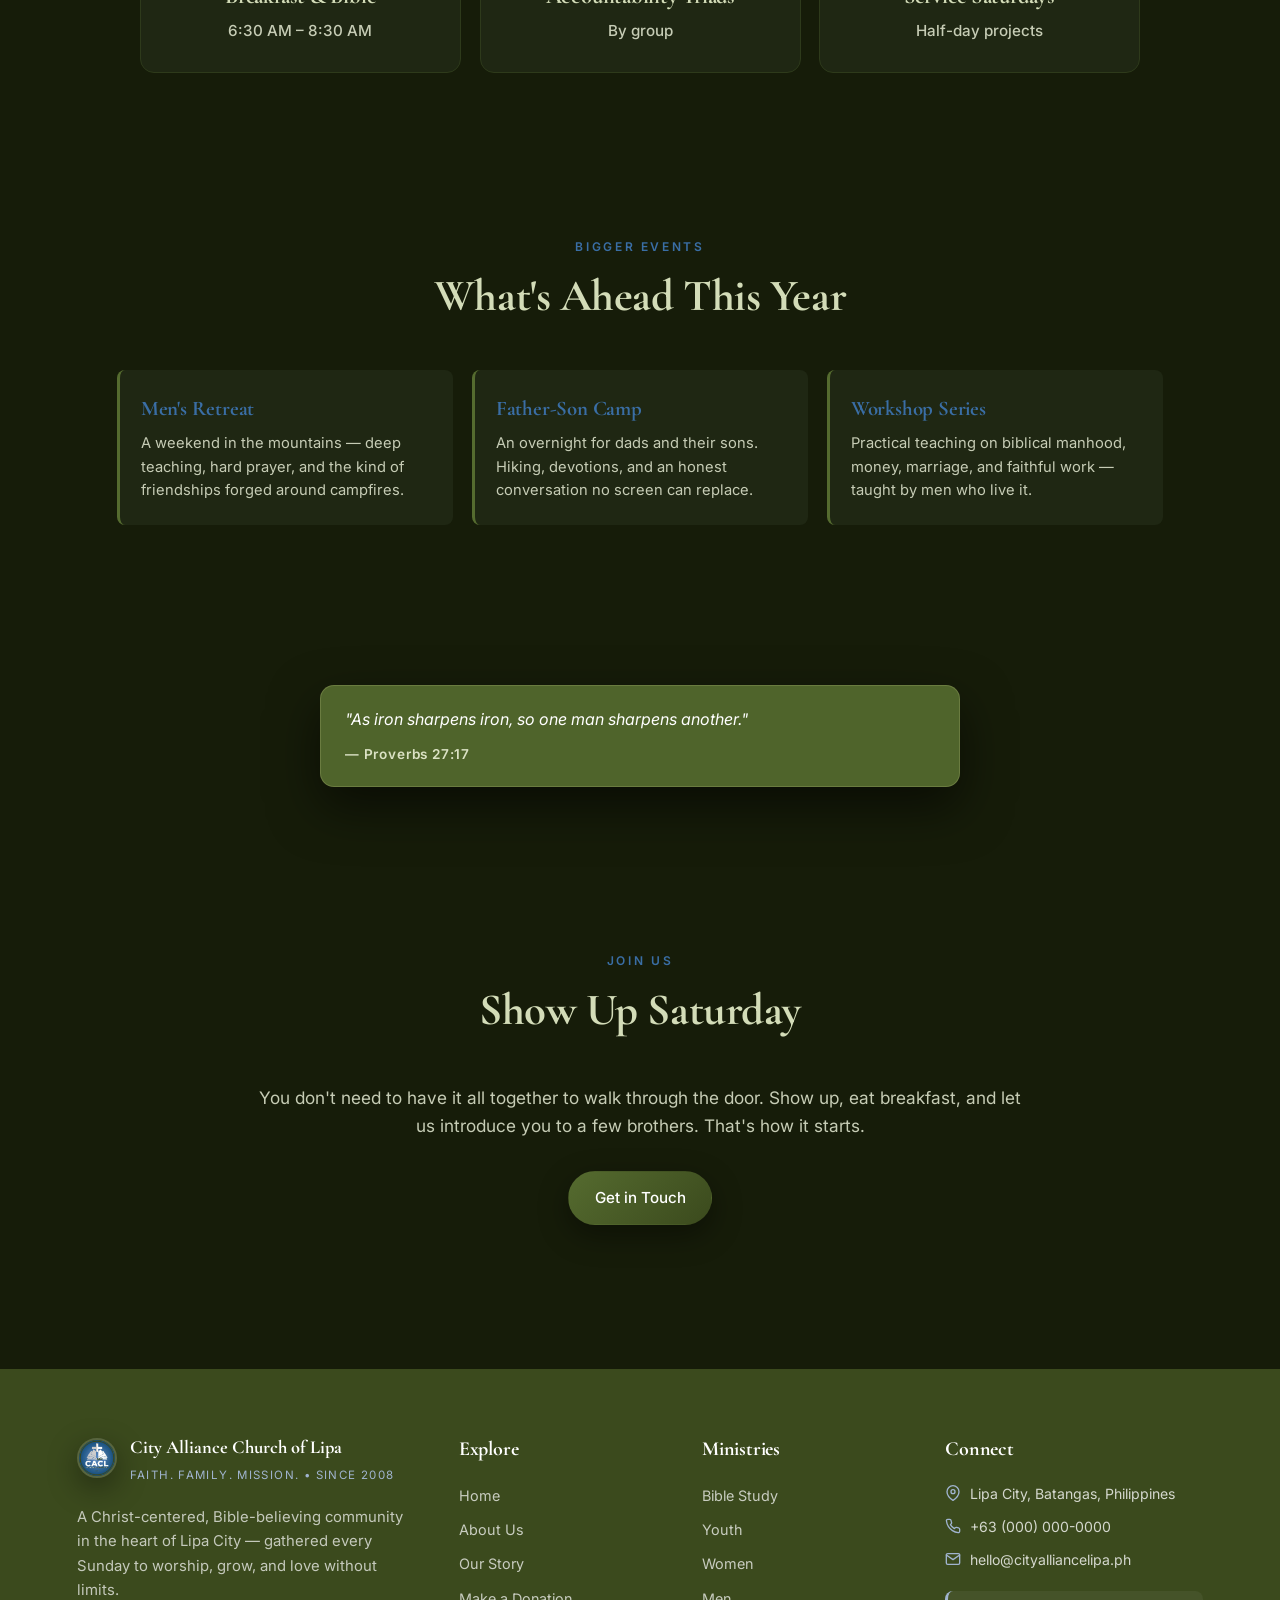
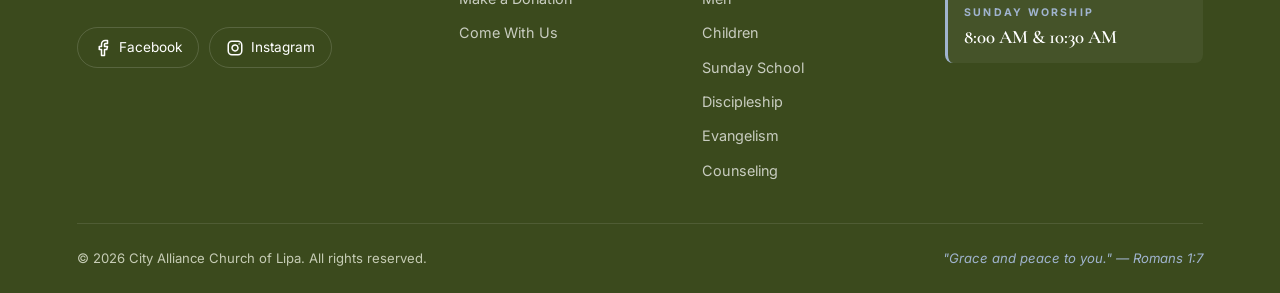
<file: men.html>
<!DOCTYPE html>
<html lang="en">
<head>
  <meta charset="UTF-8" />
  <meta name="viewport" content="width=device-width, initial-scale=1.0" />
  <script>try{if(localStorage.getItem('cac-theme')!=='light')document.documentElement.setAttribute('data-theme','dark')}catch(e){document.documentElement.setAttribute('data-theme','dark')}</script>
  <title>Men's Ministry — City Alliance Church of Lipa</title>
  <link rel="icon" type="image/png" href="Asset/logo.png" />
  <link rel="apple-touch-icon" href="Asset/logo.png" />
  <link rel="stylesheet" href="styles.css" />
  <link rel="preconnect" href="https://fonts.googleapis.com" />
  <link rel="preconnect" href="https://fonts.gstatic.com" crossorigin />
  <link href="https://fonts.googleapis.com/css2?family=Cormorant+Garamond:wght@500;600;700&family=Inter:wght@300;400;500;600;700&display=swap" rel="stylesheet" />
</head>
<body>
  <header class="navbar">
    <a href="index.html" class="nav-left">
      <img src="Asset/logo.png" alt="CACL Logo" class="logo-img" />
      <div class="brand">
        <span class="brand-name">City Alliance Church of Lipa</span>
      </div>
    </a>

    <nav class="nav-links" aria-label="Primary">
      <a href="index.html" class="nav-link">Home</a>
      <a href="about.html" class="nav-link">About</a>
      <a href="story.html" class="nav-link">Story</a>
      <div class="nav-dropdown">
        <button class="nav-link dropdown-toggle active" aria-haspopup="true" aria-expanded="false">
          Church Ministries
          <svg class="dropdown-chevron" viewBox="0 0 24 24" width="12" height="12" fill="none" stroke="currentColor" stroke-width="2.5" stroke-linecap="round" stroke-linejoin="round">
            <polyline points="6 9 12 15 18 9"/>
          </svg>
        </button>
        <div class="dropdown-menu" role="menu">
          <a href="bible-study.html" class="dropdown-item">Bible Study</a>
          <a href="youth.html" class="dropdown-item">Youth</a>
          <a href="women.html" class="dropdown-item">Women</a>
          <a href="men.html" class="dropdown-item active">Men</a>
          <a href="children.html" class="dropdown-item">Children</a>
          <a href="sunday-school.html" class="dropdown-item">Sunday School</a>
          <a href="discipleship.html" class="dropdown-item">Discipleship</a>
          <a href="evangelism.html" class="dropdown-item">Evangelism</a>
          <a href="counseling.html" class="dropdown-item">Counseling</a>
        </div>
      </div>
    </nav>

    <div class="nav-right">
      <a href="donation.html" class="nav-donate">
        <svg viewBox="0 0 24 24" fill="currentColor"><path d="M12 21.35l-1.45-1.32C5.4 15.36 2 12.28 2 8.5 2 5.42 4.42 3 7.5 3c1.74 0 3.41.81 4.5 2.09C13.09 3.81 14.76 3 16.5 3 19.58 3 22 5.42 22 8.5c0 3.78-3.4 6.86-8.55 11.54L12 21.35z"/></svg>
        Make a Donation
      </a>
      <a href="contact.html" class="nav-cta">Come With Us</a>
      <button id="themeToggle" class="theme-toggle" aria-label="Toggle dark mode">
        <svg class="icon-sun" viewBox="0 0 24 24" width="18" height="18" fill="none" stroke="currentColor" stroke-width="2" stroke-linecap="round" stroke-linejoin="round">
          <circle cx="12" cy="12" r="4"/>
          <path d="M12 2v2M12 20v2M4.93 4.93l1.41 1.41M17.66 17.66l1.41 1.41M2 12h2M20 12h2M4.93 19.07l1.41-1.41M17.66 6.34l1.41-1.41"/>
        </svg>
        <svg class="icon-moon" viewBox="0 0 24 24" width="18" height="18" fill="none" stroke="currentColor" stroke-width="2" stroke-linecap="round" stroke-linejoin="round">
          <path d="M21 12.79A9 9 0 1 1 11.21 3 7 7 0 0 0 21 12.79z"/>
        </svg>
      </button>
      <button id="mobileMenuToggle" class="mobile-menu-toggle" aria-label="Open menu" aria-expanded="false">
        <svg viewBox="0 0 24 24" width="20" height="20" fill="none" stroke="currentColor" stroke-width="2" stroke-linecap="round" stroke-linejoin="round">
          <line x1="3" y1="6" x2="21" y2="6"/>
          <line x1="3" y1="12" x2="21" y2="12"/>
          <line x1="3" y1="18" x2="21" y2="18"/>
        </svg>
      </button>
    </div>
  </header>

  <main>
    <section class="page-intro">
      <span class="eyebrow">Ministry · Men</span>
      <h1>Brothers Sharpening Brothers</h1>
      <p class="lead">
        Men were made for more than autopilot. Our men's ministry is a band of brothers
        learning to love Christ deeply, lead well at home, work with integrity, and serve
        the church and city with strength rooted in grace.
      </p>
    </section>

    <section class="section">
      <div class="section-head">
        <span class="eyebrow">What We Do</span>
        <h2>Three Habits, One Brotherhood</h2>
      </div>
      <div class="about-grid">
        <div class="about-card">
          <h3>Study the Word</h3>
          <p>We open the Bible together every week. No fluff, no clichés — just Scripture, honest discussion, and prayer.</p>
        </div>
        <div class="about-card">
          <h3>Walk in Accountability</h3>
          <p>Smaller triads where men ask each other the hard questions about marriage, work, screens, money, and prayer.</p>
        </div>
        <div class="about-card">
          <h3>Serve Together</h3>
          <p>Building projects, outreach to fathers in our city, mentoring young men — we move from the table into the streets.</p>
        </div>
      </div>
    </section>

    <section class="section">
      <div class="section-head">
        <span class="eyebrow">Saturday Mornings</span>
        <h2>Breakfast, Bibles, Brothers</h2>
      </div>
      <p class="story-lead">
        Every Saturday at 6:30 AM, men gather around hot coffee and a real breakfast.
        We read a chapter of Scripture, share what God is teaching us, and pray for the
        week ahead. You'll be home before nine. Bring a friend, bring a Bible, bring
        whatever is weighing on you — there's room at the table.
      </p>
    </section>

    <section class="section">
      <div class="section-head">
        <span class="eyebrow">When We Meet</span>
        <h2>The Weekly Rhythm</h2>
      </div>
      <div class="service-times">
        <div class="service-card">
          <div class="day">Saturday</div>
          <h4>Breakfast & Bible</h4>
          <div class="time">6:30 AM – 8:30 AM</div>
        </div>
        <div class="service-card">
          <div class="day">Weekly</div>
          <h4>Accountability Triads</h4>
          <div class="time">By group</div>
        </div>
        <div class="service-card">
          <div class="day">Quarterly</div>
          <h4>Service Saturdays</h4>
          <div class="time">Half-day projects</div>
        </div>
      </div>
    </section>

    <section class="section">
      <div class="section-head">
        <span class="eyebrow">Bigger Events</span>
        <h2>What's Ahead This Year</h2>
      </div>
      <div class="beliefs-grid">
        <div class="belief-item">
          <h4>Men's Retreat</h4>
          <p>A weekend in the mountains — deep teaching, hard prayer, and the kind of friendships forged around campfires.</p>
        </div>
        <div class="belief-item">
          <h4>Father-Son Camp</h4>
          <p>An overnight for dads and their sons. Hiking, devotions, and an honest conversation no screen can replace.</p>
        </div>
        <div class="belief-item">
          <h4>Workshop Series</h4>
          <p>Practical teaching on biblical manhood, money, marriage, and faithful work — taught by men who live it.</p>
        </div>
      </div>
    </section>

    <section class="section">
      <blockquote class="hero-verse" style="max-width: 640px; margin: 0 auto;">
        "As iron sharpens iron, so one man sharpens another."
        <cite>— Proverbs 27:17</cite>
      </blockquote>
    </section>

    <section class="section">
      <div class="section-head">
        <span class="eyebrow">Join Us</span>
        <h2>Show Up Saturday</h2>
      </div>
      <p class="story-lead">
        You don't need to have it all together to walk through the door. Show up, eat
        breakfast, and let us introduce you to a few brothers. That's how it starts.
      </p>
      <div class="hero-cta" style="margin-top: 2rem;">
        <a href="contact.html" class="btn btn-primary">Get in Touch</a>
      </div>
    </section>
  </main>

  <footer class="footer">
    <div class="footer-main">
      <div class="footer-col footer-col-brand">
        <div class="footer-brand">
          <img src="Asset/logo.png" alt="CACL Logo" class="logo-img sm" />
          <div>
            <div class="brand-name">City Alliance Church of Lipa</div>
            <div class="footer-tag">Faith. Family. Mission. • Since 2008</div>
          </div>
        </div>
        <p class="footer-blurb">
          A Christ-centered, Bible-believing community in the heart of Lipa City — gathered every Sunday to worship, grow, and love without limits.
        </p>
        <div class="footer-socials">
          <a href="https://www.facebook.com/profile.php?id=100074257956971" target="_blank" rel="noopener" class="social" aria-label="Facebook">
            <svg viewBox="0 0 24 24" width="18" height="18" fill="none" stroke="currentColor" stroke-width="2" stroke-linecap="round" stroke-linejoin="round">
              <path d="M18 2h-3a5 5 0 0 0-5 5v3H7v4h3v8h4v-8h3l1-4h-4V7a1 1 0 0 1 1-1h3z"/>
            </svg>
            <span>Facebook</span>
          </a>
          <a href="#" class="social" aria-label="Instagram">
            <svg viewBox="0 0 24 24" width="18" height="18" fill="none" stroke="currentColor" stroke-width="2" stroke-linecap="round" stroke-linejoin="round">
              <rect x="3" y="3" width="18" height="18" rx="5" ry="5"/>
              <path d="M16 11.37A4 4 0 1 1 12.63 8 4 4 0 0 1 16 11.37z"/>
              <line x1="17.5" y1="6.5" x2="17.51" y2="6.5"/>
            </svg>
            <span>Instagram</span>
          </a>
        </div>
      </div>

      <div class="footer-col">
        <h5 class="footer-title">Explore</h5>
        <ul class="footer-links">
          <li><a href="index.html">Home</a></li>
          <li><a href="about.html">About Us</a></li>
          <li><a href="story.html">Our Story</a></li>
          <li><a href="donation.html">Make a Donation</a></li>
          <li><a href="contact.html">Come With Us</a></li>
        </ul>
      </div>

      <div class="footer-col">
        <h5 class="footer-title">Ministries</h5>
        <ul class="footer-links">
          <li><a href="bible-study.html">Bible Study</a></li>
          <li><a href="youth.html">Youth</a></li>
          <li><a href="women.html">Women</a></li>
          <li><a href="men.html">Men</a></li>
          <li><a href="children.html">Children</a></li>
          <li><a href="sunday-school.html">Sunday School</a></li>
          <li><a href="discipleship.html">Discipleship</a></li>
          <li><a href="evangelism.html">Evangelism</a></li>
          <li><a href="counseling.html">Counseling</a></li>
        </ul>
      </div>

      <div class="footer-col">
        <h5 class="footer-title">Connect</h5>
        <ul class="footer-contact">
          <li>
            <svg viewBox="0 0 24 24" width="16" height="16" fill="none" stroke="currentColor" stroke-width="2" stroke-linecap="round" stroke-linejoin="round">
              <path d="M21 10c0 7-9 13-9 13s-9-6-9-13a9 9 0 0 1 18 0z"/>
              <circle cx="12" cy="10" r="3"/>
            </svg>
            <span>Lipa City, Batangas, Philippines</span>
          </li>
          <li>
            <svg viewBox="0 0 24 24" width="16" height="16" fill="none" stroke="currentColor" stroke-width="2" stroke-linecap="round" stroke-linejoin="round">
              <path d="M22 16.92v3a2 2 0 0 1-2.18 2 19.79 19.79 0 0 1-8.63-3.07 19.5 19.5 0 0 1-6-6 19.79 19.79 0 0 1-3.07-8.67A2 2 0 0 1 4.11 2h3a2 2 0 0 1 2 1.72 12.84 12.84 0 0 0 .7 2.81 2 2 0 0 1-.45 2.11L8.09 9.91a16 16 0 0 0 6 6l1.27-1.27a2 2 0 0 1 2.11-.45 12.84 12.84 0 0 0 2.81.7A2 2 0 0 1 22 16.92z"/>
            </svg>
            <a href="tel:+630000000000">+63 (000) 000-0000</a>
          </li>
          <li>
            <svg viewBox="0 0 24 24" width="16" height="16" fill="none" stroke="currentColor" stroke-width="2" stroke-linecap="round" stroke-linejoin="round">
              <path d="M4 4h16c1.1 0 2 .9 2 2v12c0 1.1-.9 2-2 2H4c-1.1 0-2-.9-2-2V6c0-1.1.9-2 2-2z"/>
              <polyline points="22,6 12,13 2,6"/>
            </svg>
            <a href="mailto:hello@cityalliancelipa.ph">hello@cityalliancelipa.ph</a>
          </li>
        </ul>
        <div class="footer-services">
          <div class="services-label">Sunday Worship</div>
          <div class="services-time">8:00 AM & 10:30 AM</div>
        </div>
      </div>
    </div>

    <div class="footer-bottom">
      <p>&copy; <span id="year"></span> City Alliance Church of Lipa. All rights reserved.</p>
      <p class="footer-verse">"Grace and peace to you." — Romans 1:7</p>
    </div>
  </footer>

  <!-- MOBILE MENU -->
  <div id="mobileMenuOverlay" class="mobile-menu-overlay"></div>
  <aside id="mobileMenu" class="mobile-menu" aria-label="Mobile navigation" aria-hidden="true">
    <div class="mobile-menu-header">
      <span class="mobile-menu-title">Menu</span>
      <button id="mobileMenuClose" class="mobile-menu-close" aria-label="Close menu">
        <svg viewBox="0 0 24 24" width="22" height="22" fill="none" stroke="currentColor" stroke-width="2" stroke-linecap="round" stroke-linejoin="round">
          <line x1="18" y1="6" x2="6" y2="18"/>
          <line x1="6" y1="6" x2="18" y2="18"/>
        </svg>
      </button>
    </div>
    <nav class="mobile-menu-nav">
      <a href="index.html" class="mobile-link">Home</a>
      <a href="about.html" class="mobile-link">About</a>
      <a href="story.html" class="mobile-link">Story</a>
      <div class="mobile-section">
        <div class="mobile-section-title">Church Ministries</div>
        <a href="bible-study.html" class="mobile-sublink">Bible Study</a>
        <a href="youth.html" class="mobile-sublink">Youth</a>
        <a href="women.html" class="mobile-sublink">Women</a>
        <a href="men.html" class="mobile-sublink">Men</a>
        <a href="children.html" class="mobile-sublink">Children</a>
        <a href="sunday-school.html" class="mobile-sublink">Sunday School</a>
        <a href="discipleship.html" class="mobile-sublink">Discipleship</a>
        <a href="evangelism.html" class="mobile-sublink">Evangelism</a>
        <a href="counseling.html" class="mobile-sublink">Counseling</a>
      </div>
      <a href="donation.html" class="mobile-link-donate">Make a Donation</a>
      <a href="contact.html" class="mobile-link-cta">Come With Us</a>
    </nav>
  </aside>

  <script src="script.js"></script>
</body>
</html>
</file>
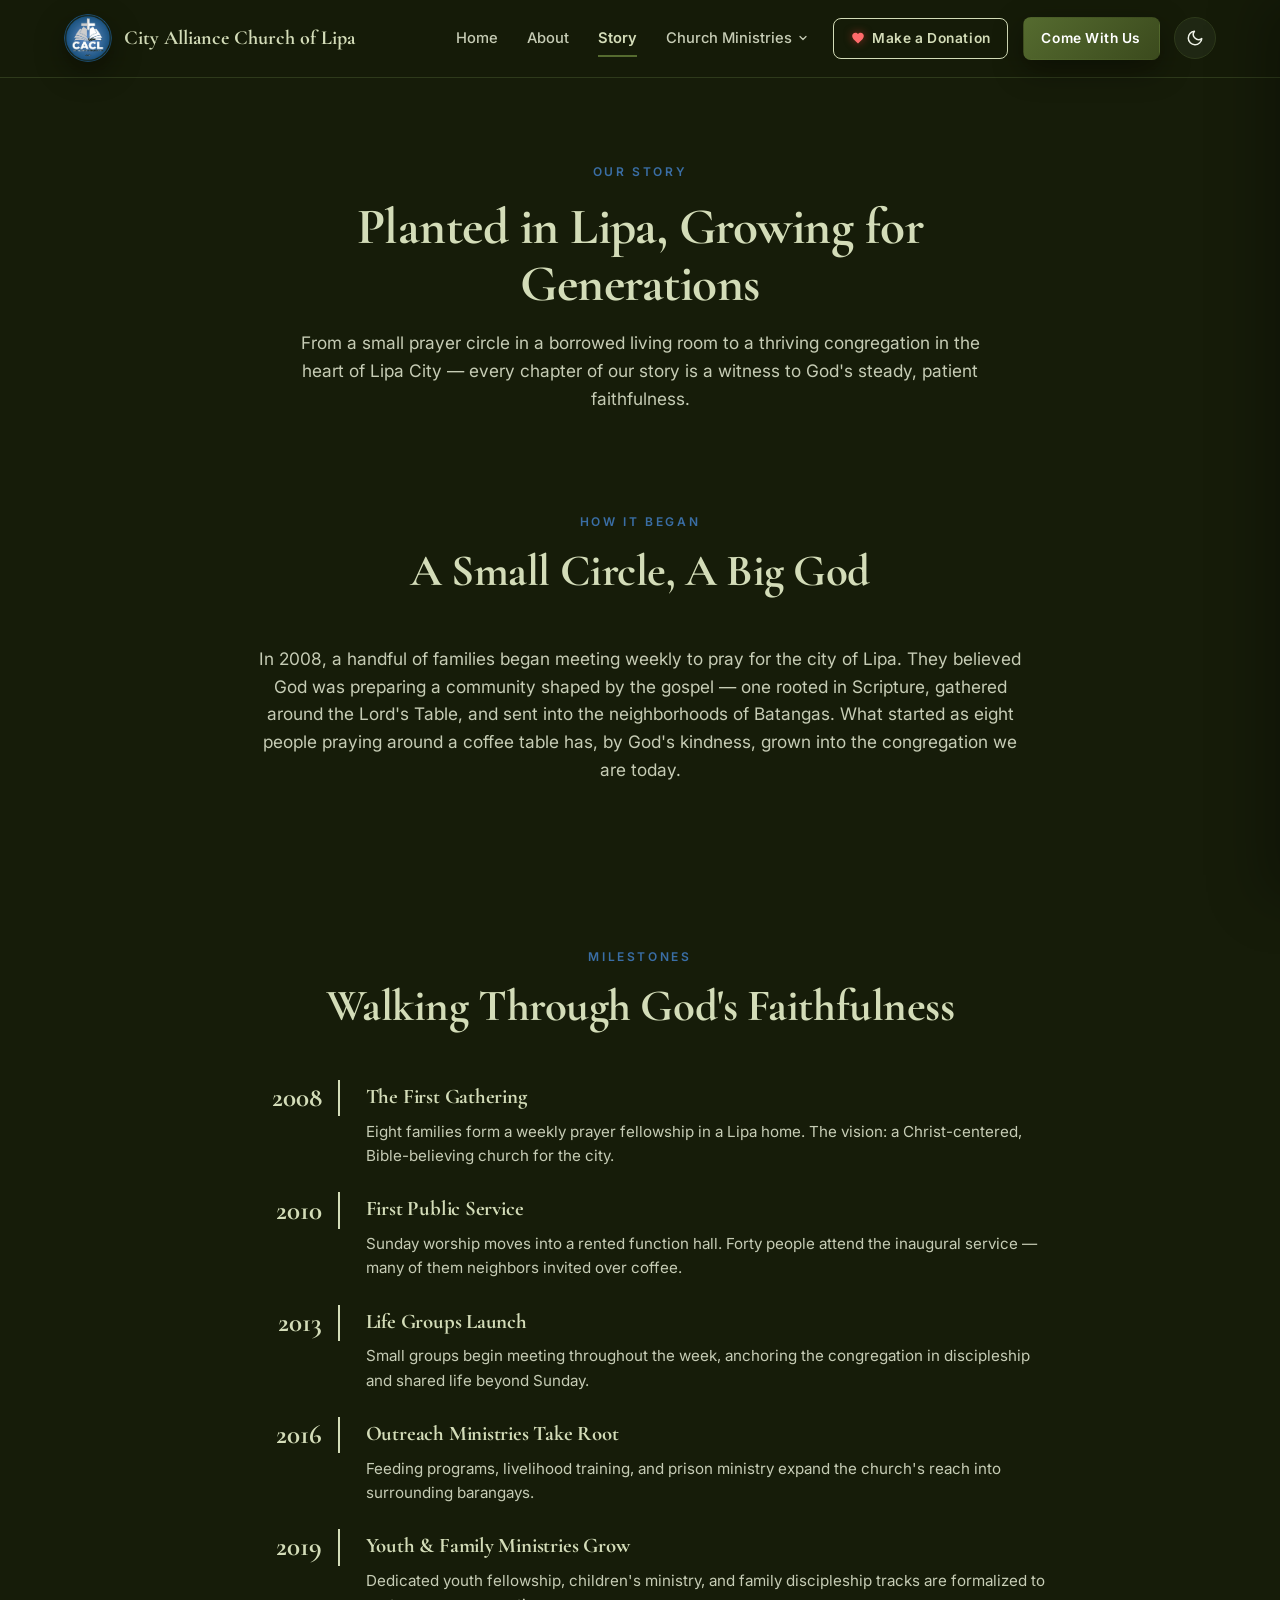
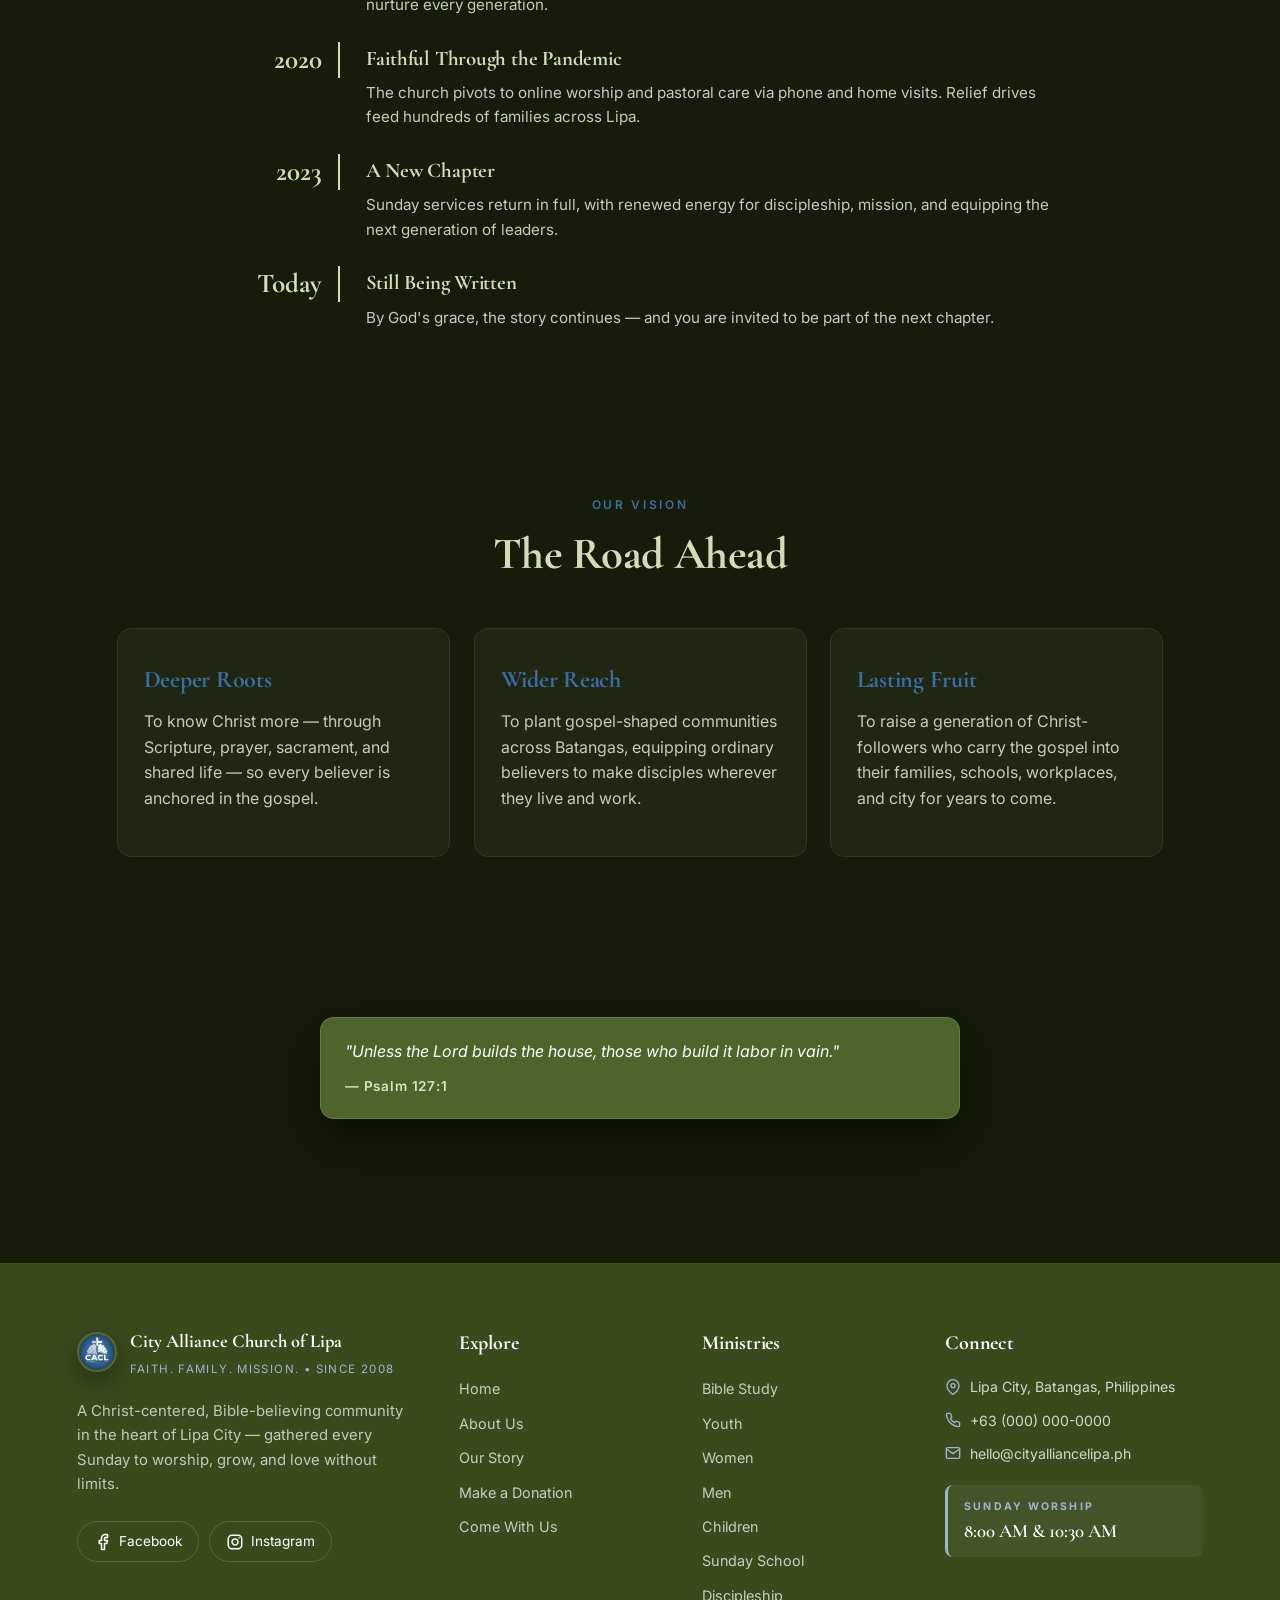
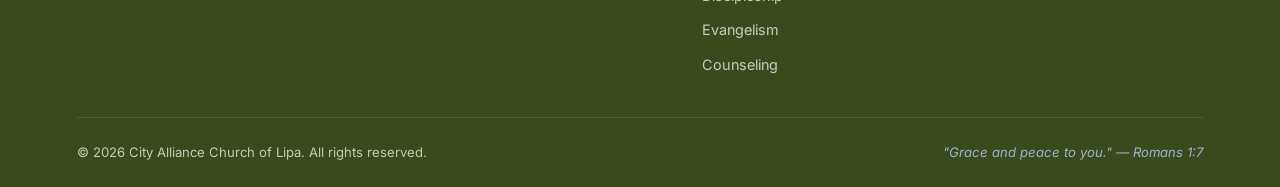
<file: story.html>
<!DOCTYPE html>
<html lang="en">
<head>
  <meta charset="UTF-8" />
  <meta name="viewport" content="width=device-width, initial-scale=1.0" />
  <script>try{if(localStorage.getItem('cac-theme')!=='light')document.documentElement.setAttribute('data-theme','dark')}catch(e){document.documentElement.setAttribute('data-theme','dark')}</script>
  <title>Our Story — City Alliance Church of Lipa</title>
  <link rel="icon" type="image/png" href="Asset/logo.png" />
  <link rel="apple-touch-icon" href="Asset/logo.png" />
  <link rel="stylesheet" href="styles.css" />
  <link rel="preconnect" href="https://fonts.googleapis.com" />
  <link rel="preconnect" href="https://fonts.gstatic.com" crossorigin />
  <link href="https://fonts.googleapis.com/css2?family=Cormorant+Garamond:wght@500;600;700&family=Inter:wght@300;400;500;600;700&display=swap" rel="stylesheet" />
</head>
<body>
  <!-- NAVBAR -->
  <header class="navbar">
    <a href="index.html" class="nav-left">
      <img src="Asset/logo.png" alt="CACL Logo" class="logo-img" />
      <div class="brand">
        <span class="brand-name">City Alliance Church of Lipa</span>
      </div>
    </a>

    <nav class="nav-links" aria-label="Primary">
      <a href="index.html" class="nav-link">Home</a>
      <a href="about.html" class="nav-link">About</a>
      <a href="story.html" class="nav-link active">Story</a>
      <div class="nav-dropdown">
        <button class="nav-link dropdown-toggle" aria-haspopup="true" aria-expanded="false">
          Church Ministries
          <svg class="dropdown-chevron" viewBox="0 0 24 24" width="12" height="12" fill="none" stroke="currentColor" stroke-width="2.5" stroke-linecap="round" stroke-linejoin="round">
            <polyline points="6 9 12 15 18 9"/>
          </svg>
        </button>
        <div class="dropdown-menu" role="menu">
          <a href="bible-study.html" class="dropdown-item">Bible Study</a>
          <a href="youth.html" class="dropdown-item">Youth</a>
          <a href="women.html" class="dropdown-item">Women</a>
          <a href="men.html" class="dropdown-item">Men</a>
          <a href="children.html" class="dropdown-item">Children</a>
          <a href="sunday-school.html" class="dropdown-item">Sunday School</a>
          <a href="discipleship.html" class="dropdown-item">Discipleship</a>
          <a href="evangelism.html" class="dropdown-item">Evangelism</a>
          <a href="counseling.html" class="dropdown-item">Counseling</a>
        </div>
      </div>
    </nav>

    <div class="nav-right">
      <a href="donation.html" class="nav-donate">
        <svg viewBox="0 0 24 24" fill="currentColor"><path d="M12 21.35l-1.45-1.32C5.4 15.36 2 12.28 2 8.5 2 5.42 4.42 3 7.5 3c1.74 0 3.41.81 4.5 2.09C13.09 3.81 14.76 3 16.5 3 19.58 3 22 5.42 22 8.5c0 3.78-3.4 6.86-8.55 11.54L12 21.35z"/></svg>
        Make a Donation
      </a>
      <a href="contact.html" class="nav-cta">Come With Us</a>
      <button id="themeToggle" class="theme-toggle" aria-label="Toggle dark mode">
        <svg class="icon-sun" viewBox="0 0 24 24" width="18" height="18" fill="none" stroke="currentColor" stroke-width="2" stroke-linecap="round" stroke-linejoin="round">
          <circle cx="12" cy="12" r="4"/>
          <path d="M12 2v2M12 20v2M4.93 4.93l1.41 1.41M17.66 17.66l1.41 1.41M2 12h2M20 12h2M4.93 19.07l1.41-1.41M17.66 6.34l1.41-1.41"/>
        </svg>
        <svg class="icon-moon" viewBox="0 0 24 24" width="18" height="18" fill="none" stroke="currentColor" stroke-width="2" stroke-linecap="round" stroke-linejoin="round">
          <path d="M21 12.79A9 9 0 1 1 11.21 3 7 7 0 0 0 21 12.79z"/>
        </svg>
      </button>
      <button id="mobileMenuToggle" class="mobile-menu-toggle" aria-label="Open menu" aria-expanded="false">
        <svg viewBox="0 0 24 24" width="20" height="20" fill="none" stroke="currentColor" stroke-width="2" stroke-linecap="round" stroke-linejoin="round">
          <line x1="3" y1="6" x2="21" y2="6"/>
          <line x1="3" y1="12" x2="21" y2="12"/>
          <line x1="3" y1="18" x2="21" y2="18"/>
        </svg>
      </button>
    </div>
  </header>

  <main>
    <!-- PAGE INTRO -->
    <section class="page-intro">
      <span class="eyebrow">Our Story</span>
      <h1>Planted in Lipa, Growing for Generations</h1>
      <p class="lead">
        From a small prayer circle in a borrowed living room to a thriving congregation
        in the heart of Lipa City — every chapter of our story is a witness to God's
        steady, patient faithfulness.
      </p>
    </section>

    <!-- BEGINNINGS -->
    <section class="section">
      <div class="section-head">
        <span class="eyebrow">How It Began</span>
        <h2>A Small Circle, A Big God</h2>
      </div>
      <p class="story-lead">
        In 2008, a handful of families began meeting weekly to pray for the city of Lipa.
        They believed God was preparing a community shaped by the gospel — one rooted in
        Scripture, gathered around the Lord's Table, and sent into the neighborhoods of
        Batangas. What started as eight people praying around a coffee table has, by God's
        kindness, grown into the congregation we are today.
      </p>
    </section>

    <!-- TIMELINE -->
    <section class="section">
      <div class="section-head">
        <span class="eyebrow">Milestones</span>
        <h2>Walking Through God's Faithfulness</h2>
      </div>
      <div class="timeline">
        <div class="timeline-item">
          <div class="timeline-year">2008</div>
          <div class="timeline-body">
            <h4>The First Gathering</h4>
            <p>Eight families form a weekly prayer fellowship in a Lipa home. The vision: a Christ-centered, Bible-believing church for the city.</p>
          </div>
        </div>
        <div class="timeline-item">
          <div class="timeline-year">2010</div>
          <div class="timeline-body">
            <h4>First Public Service</h4>
            <p>Sunday worship moves into a rented function hall. Forty people attend the inaugural service — many of them neighbors invited over coffee.</p>
          </div>
        </div>
        <div class="timeline-item">
          <div class="timeline-year">2013</div>
          <div class="timeline-body">
            <h4>Life Groups Launch</h4>
            <p>Small groups begin meeting throughout the week, anchoring the congregation in discipleship and shared life beyond Sunday.</p>
          </div>
        </div>
        <div class="timeline-item">
          <div class="timeline-year">2016</div>
          <div class="timeline-body">
            <h4>Outreach Ministries Take Root</h4>
            <p>Feeding programs, livelihood training, and prison ministry expand the church's reach into surrounding barangays.</p>
          </div>
        </div>
        <div class="timeline-item">
          <div class="timeline-year">2019</div>
          <div class="timeline-body">
            <h4>Youth & Family Ministries Grow</h4>
            <p>Dedicated youth fellowship, children's ministry, and family discipleship tracks are formalized to nurture every generation.</p>
          </div>
        </div>
        <div class="timeline-item">
          <div class="timeline-year">2020</div>
          <div class="timeline-body">
            <h4>Faithful Through the Pandemic</h4>
            <p>The church pivots to online worship and pastoral care via phone and home visits. Relief drives feed hundreds of families across Lipa.</p>
          </div>
        </div>
        <div class="timeline-item">
          <div class="timeline-year">2023</div>
          <div class="timeline-body">
            <h4>A New Chapter</h4>
            <p>Sunday services return in full, with renewed energy for discipleship, mission, and equipping the next generation of leaders.</p>
          </div>
        </div>
        <div class="timeline-item">
          <div class="timeline-year">Today</div>
          <div class="timeline-body">
            <h4>Still Being Written</h4>
            <p>By God's grace, the story continues — and you are invited to be part of the next chapter.</p>
          </div>
        </div>
      </div>
    </section>

    <!-- VISION -->
    <section class="section">
      <div class="section-head">
        <span class="eyebrow">Our Vision</span>
        <h2>The Road Ahead</h2>
      </div>
      <div class="about-grid">
        <div class="about-card">
          <h3>Deeper Roots</h3>
          <p>To know Christ more — through Scripture, prayer, sacrament, and shared life — so every believer is anchored in the gospel.</p>
        </div>
        <div class="about-card">
          <h3>Wider Reach</h3>
          <p>To plant gospel-shaped communities across Batangas, equipping ordinary believers to make disciples wherever they live and work.</p>
        </div>
        <div class="about-card">
          <h3>Lasting Fruit</h3>
          <p>To raise a generation of Christ-followers who carry the gospel into their families, schools, workplaces, and city for years to come.</p>
        </div>
      </div>
    </section>

    <!-- CLOSING VERSE -->
    <section class="section">
      <blockquote class="hero-verse" style="max-width: 640px; margin: 0 auto;">
        "Unless the Lord builds the house, those who build it labor in vain."
        <cite>— Psalm 127:1</cite>
      </blockquote>
    </section>
  </main>

  <!-- FOOTER -->
  <footer class="footer">
    <div class="footer-main">
      <div class="footer-col footer-col-brand">
        <div class="footer-brand">
          <img src="Asset/logo.png" alt="CACL Logo" class="logo-img sm" />
          <div>
            <div class="brand-name">City Alliance Church of Lipa</div>
            <div class="footer-tag">Faith. Family. Mission. • Since 2008</div>
          </div>
        </div>
        <p class="footer-blurb">
          A Christ-centered, Bible-believing community in the heart of Lipa City — gathered every Sunday to worship, grow, and love without limits.
        </p>
        <div class="footer-socials">
          <a href="https://www.facebook.com/profile.php?id=100074257956971" target="_blank" rel="noopener" class="social" aria-label="Facebook">
            <svg viewBox="0 0 24 24" width="18" height="18" fill="none" stroke="currentColor" stroke-width="2" stroke-linecap="round" stroke-linejoin="round">
              <path d="M18 2h-3a5 5 0 0 0-5 5v3H7v4h3v8h4v-8h3l1-4h-4V7a1 1 0 0 1 1-1h3z"/>
            </svg>
            <span>Facebook</span>
          </a>
          <a href="#" class="social" aria-label="Instagram">
            <svg viewBox="0 0 24 24" width="18" height="18" fill="none" stroke="currentColor" stroke-width="2" stroke-linecap="round" stroke-linejoin="round">
              <rect x="3" y="3" width="18" height="18" rx="5" ry="5"/>
              <path d="M16 11.37A4 4 0 1 1 12.63 8 4 4 0 0 1 16 11.37z"/>
              <line x1="17.5" y1="6.5" x2="17.51" y2="6.5"/>
            </svg>
            <span>Instagram</span>
          </a>
        </div>
      </div>

      <div class="footer-col">
        <h5 class="footer-title">Explore</h5>
        <ul class="footer-links">
          <li><a href="index.html">Home</a></li>
          <li><a href="about.html">About Us</a></li>
          <li><a href="story.html">Our Story</a></li>
          <li><a href="donation.html">Make a Donation</a></li>
          <li><a href="contact.html">Come With Us</a></li>
        </ul>
      </div>

      <div class="footer-col">
        <h5 class="footer-title">Ministries</h5>
        <ul class="footer-links">
          <li><a href="bible-study.html">Bible Study</a></li>
          <li><a href="youth.html">Youth</a></li>
          <li><a href="women.html">Women</a></li>
          <li><a href="men.html">Men</a></li>
          <li><a href="children.html">Children</a></li>
          <li><a href="sunday-school.html">Sunday School</a></li>
          <li><a href="discipleship.html">Discipleship</a></li>
          <li><a href="evangelism.html">Evangelism</a></li>
          <li><a href="counseling.html">Counseling</a></li>
        </ul>
      </div>

      <div class="footer-col">
        <h5 class="footer-title">Connect</h5>
        <ul class="footer-contact">
          <li>
            <svg viewBox="0 0 24 24" width="16" height="16" fill="none" stroke="currentColor" stroke-width="2" stroke-linecap="round" stroke-linejoin="round">
              <path d="M21 10c0 7-9 13-9 13s-9-6-9-13a9 9 0 0 1 18 0z"/>
              <circle cx="12" cy="10" r="3"/>
            </svg>
            <span>Lipa City, Batangas, Philippines</span>
          </li>
          <li>
            <svg viewBox="0 0 24 24" width="16" height="16" fill="none" stroke="currentColor" stroke-width="2" stroke-linecap="round" stroke-linejoin="round">
              <path d="M22 16.92v3a2 2 0 0 1-2.18 2 19.79 19.79 0 0 1-8.63-3.07 19.5 19.5 0 0 1-6-6 19.79 19.79 0 0 1-3.07-8.67A2 2 0 0 1 4.11 2h3a2 2 0 0 1 2 1.72 12.84 12.84 0 0 0 .7 2.81 2 2 0 0 1-.45 2.11L8.09 9.91a16 16 0 0 0 6 6l1.27-1.27a2 2 0 0 1 2.11-.45 12.84 12.84 0 0 0 2.81.7A2 2 0 0 1 22 16.92z"/>
            </svg>
            <a href="tel:+630000000000">+63 (000) 000-0000</a>
          </li>
          <li>
            <svg viewBox="0 0 24 24" width="16" height="16" fill="none" stroke="currentColor" stroke-width="2" stroke-linecap="round" stroke-linejoin="round">
              <path d="M4 4h16c1.1 0 2 .9 2 2v12c0 1.1-.9 2-2 2H4c-1.1 0-2-.9-2-2V6c0-1.1.9-2 2-2z"/>
              <polyline points="22,6 12,13 2,6"/>
            </svg>
            <a href="mailto:hello@cityalliancelipa.ph">hello@cityalliancelipa.ph</a>
          </li>
        </ul>
        <div class="footer-services">
          <div class="services-label">Sunday Worship</div>
          <div class="services-time">8:00 AM & 10:30 AM</div>
        </div>
      </div>
    </div>

    <div class="footer-bottom">
      <p>&copy; <span id="year"></span> City Alliance Church of Lipa. All rights reserved.</p>
      <p class="footer-verse">"Grace and peace to you." — Romans 1:7</p>
    </div>
  </footer>

  <!-- MOBILE MENU -->
  <div id="mobileMenuOverlay" class="mobile-menu-overlay"></div>
  <aside id="mobileMenu" class="mobile-menu" aria-label="Mobile navigation" aria-hidden="true">
    <div class="mobile-menu-header">
      <span class="mobile-menu-title">Menu</span>
      <button id="mobileMenuClose" class="mobile-menu-close" aria-label="Close menu">
        <svg viewBox="0 0 24 24" width="22" height="22" fill="none" stroke="currentColor" stroke-width="2" stroke-linecap="round" stroke-linejoin="round">
          <line x1="18" y1="6" x2="6" y2="18"/>
          <line x1="6" y1="6" x2="18" y2="18"/>
        </svg>
      </button>
    </div>
    <nav class="mobile-menu-nav">
      <a href="index.html" class="mobile-link">Home</a>
      <a href="about.html" class="mobile-link">About</a>
      <a href="story.html" class="mobile-link">Story</a>
      <div class="mobile-section">
        <div class="mobile-section-title">Church Ministries</div>
        <a href="bible-study.html" class="mobile-sublink">Bible Study</a>
        <a href="youth.html" class="mobile-sublink">Youth</a>
        <a href="women.html" class="mobile-sublink">Women</a>
        <a href="men.html" class="mobile-sublink">Men</a>
        <a href="children.html" class="mobile-sublink">Children</a>
        <a href="sunday-school.html" class="mobile-sublink">Sunday School</a>
        <a href="discipleship.html" class="mobile-sublink">Discipleship</a>
        <a href="evangelism.html" class="mobile-sublink">Evangelism</a>
        <a href="counseling.html" class="mobile-sublink">Counseling</a>
      </div>
      <a href="donation.html" class="mobile-link-donate">Make a Donation</a>
      <a href="contact.html" class="mobile-link-cta">Come With Us</a>
    </nav>
  </aside>

  <script src="script.js"></script>
</body>
</html>
</file>
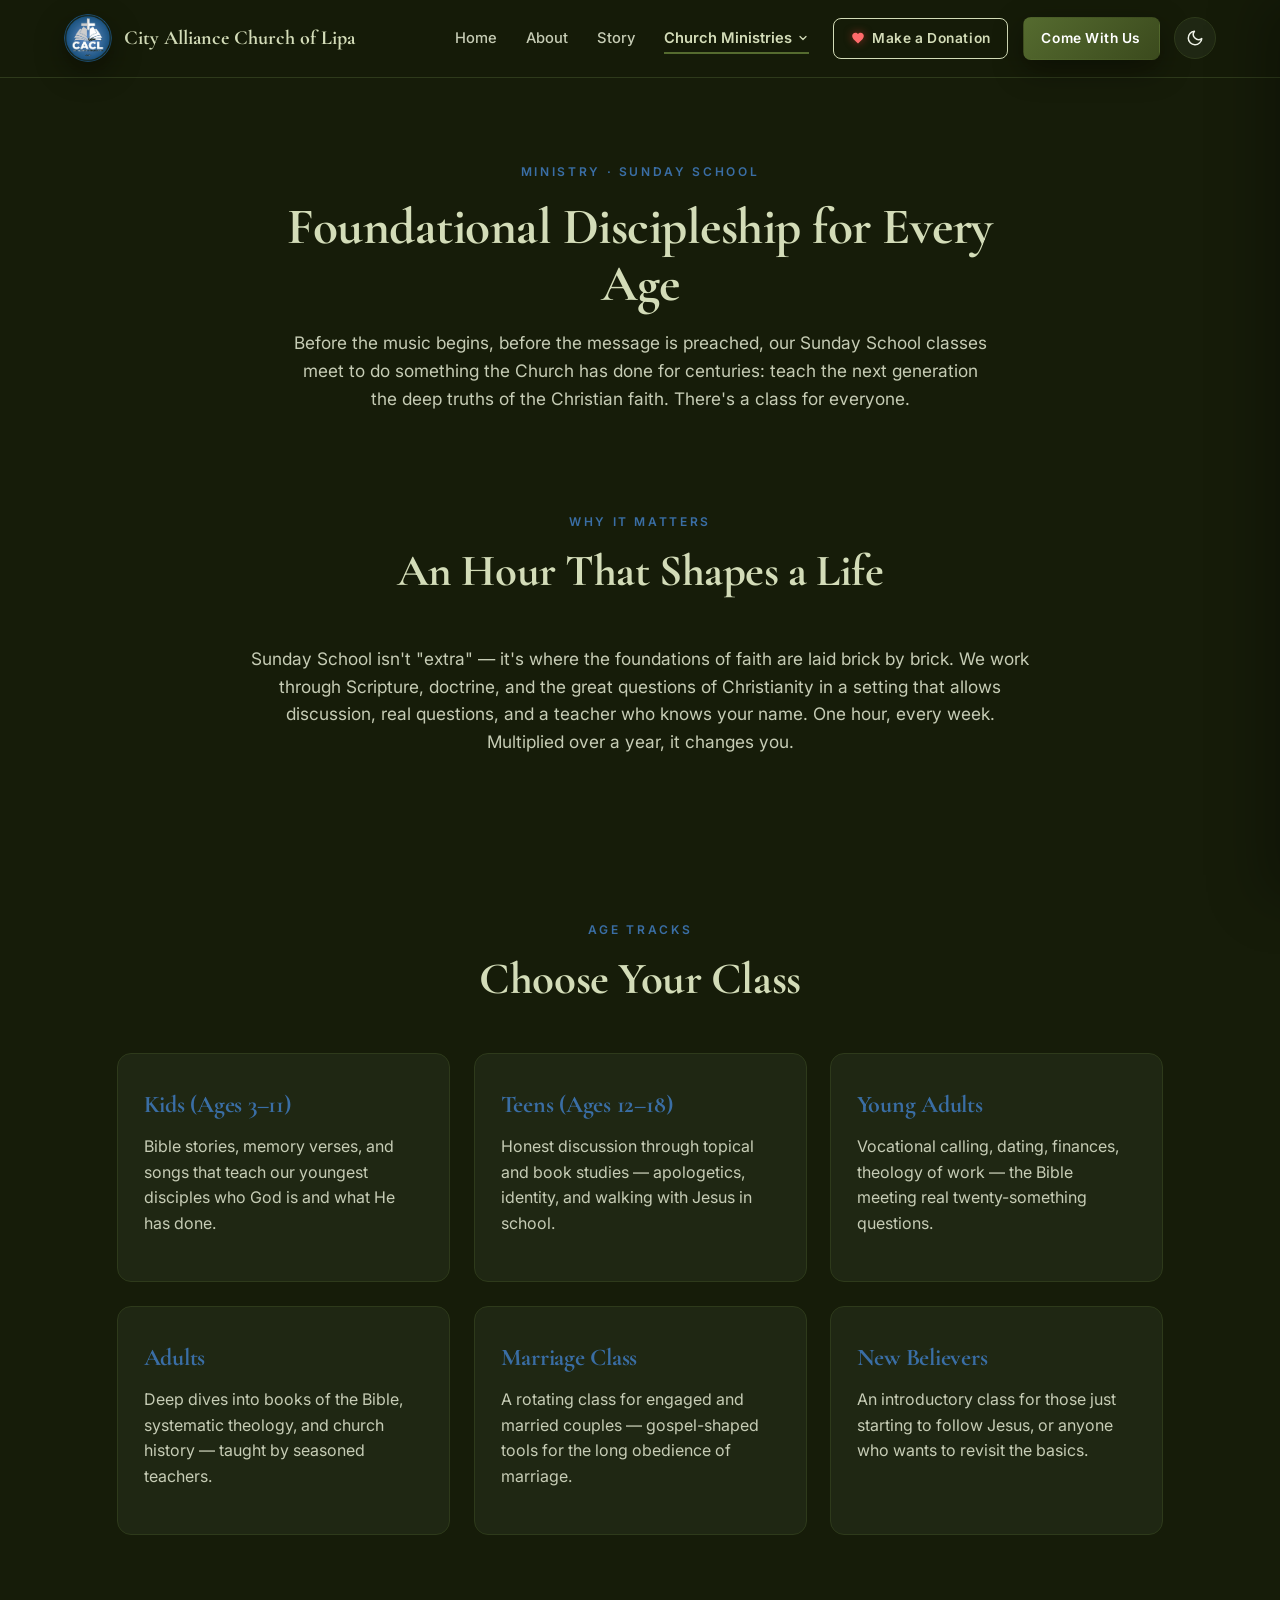
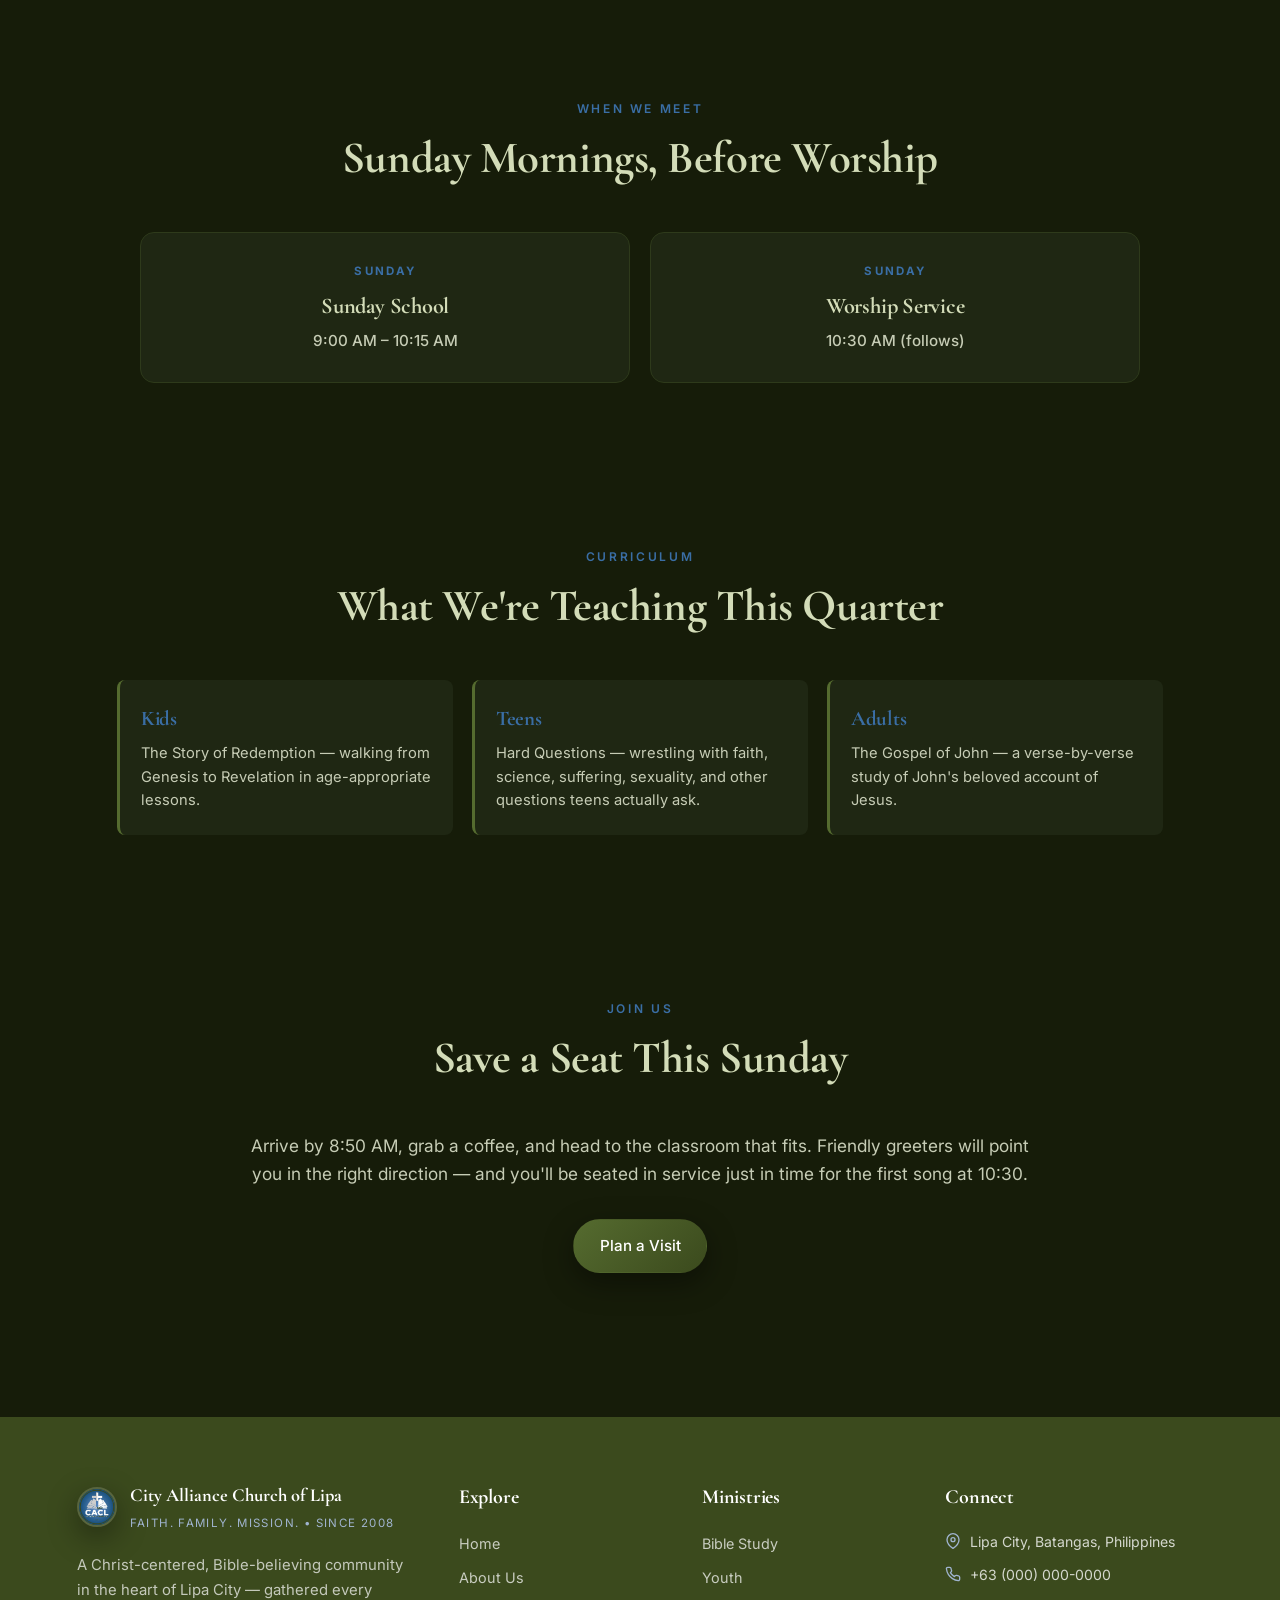
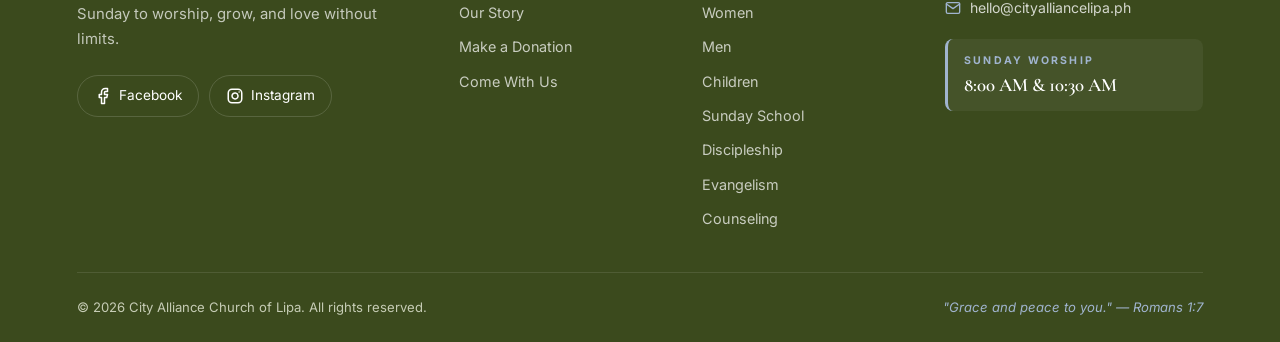
<file: sunday-school.html>
<!DOCTYPE html>
<html lang="en">
<head>
  <meta charset="UTF-8" />
  <meta name="viewport" content="width=device-width, initial-scale=1.0" />
  <script>try{if(localStorage.getItem('cac-theme')!=='light')document.documentElement.setAttribute('data-theme','dark')}catch(e){document.documentElement.setAttribute('data-theme','dark')}</script>
  <title>Sunday School — City Alliance Church of Lipa</title>
  <link rel="icon" type="image/png" href="Asset/logo.png" />
  <link rel="apple-touch-icon" href="Asset/logo.png" />
  <link rel="stylesheet" href="styles.css" />
  <link rel="preconnect" href="https://fonts.googleapis.com" />
  <link rel="preconnect" href="https://fonts.gstatic.com" crossorigin />
  <link href="https://fonts.googleapis.com/css2?family=Cormorant+Garamond:wght@500;600;700&family=Inter:wght@300;400;500;600;700&display=swap" rel="stylesheet" />
</head>
<body>
  <header class="navbar">
    <a href="index.html" class="nav-left">
      <img src="Asset/logo.png" alt="CACL Logo" class="logo-img" />
      <div class="brand">
        <span class="brand-name">City Alliance Church of Lipa</span>
      </div>
    </a>

    <nav class="nav-links" aria-label="Primary">
      <a href="index.html" class="nav-link">Home</a>
      <a href="about.html" class="nav-link">About</a>
      <a href="story.html" class="nav-link">Story</a>
      <div class="nav-dropdown">
        <button class="nav-link dropdown-toggle active" aria-haspopup="true" aria-expanded="false">
          Church Ministries
          <svg class="dropdown-chevron" viewBox="0 0 24 24" width="12" height="12" fill="none" stroke="currentColor" stroke-width="2.5" stroke-linecap="round" stroke-linejoin="round">
            <polyline points="6 9 12 15 18 9"/>
          </svg>
        </button>
        <div class="dropdown-menu" role="menu">
          <a href="bible-study.html" class="dropdown-item">Bible Study</a>
          <a href="youth.html" class="dropdown-item">Youth</a>
          <a href="women.html" class="dropdown-item">Women</a>
          <a href="men.html" class="dropdown-item">Men</a>
          <a href="children.html" class="dropdown-item">Children</a>
          <a href="sunday-school.html" class="dropdown-item active">Sunday School</a>
          <a href="discipleship.html" class="dropdown-item">Discipleship</a>
          <a href="evangelism.html" class="dropdown-item">Evangelism</a>
          <a href="counseling.html" class="dropdown-item">Counseling</a>
        </div>
      </div>
    </nav>

    <div class="nav-right">
      <a href="donation.html" class="nav-donate">
        <svg viewBox="0 0 24 24" fill="currentColor"><path d="M12 21.35l-1.45-1.32C5.4 15.36 2 12.28 2 8.5 2 5.42 4.42 3 7.5 3c1.74 0 3.41.81 4.5 2.09C13.09 3.81 14.76 3 16.5 3 19.58 3 22 5.42 22 8.5c0 3.78-3.4 6.86-8.55 11.54L12 21.35z"/></svg>
        Make a Donation
      </a>
      <a href="contact.html" class="nav-cta">Come With Us</a>
      <button id="themeToggle" class="theme-toggle" aria-label="Toggle dark mode">
        <svg class="icon-sun" viewBox="0 0 24 24" width="18" height="18" fill="none" stroke="currentColor" stroke-width="2" stroke-linecap="round" stroke-linejoin="round">
          <circle cx="12" cy="12" r="4"/>
          <path d="M12 2v2M12 20v2M4.93 4.93l1.41 1.41M17.66 17.66l1.41 1.41M2 12h2M20 12h2M4.93 19.07l1.41-1.41M17.66 6.34l1.41-1.41"/>
        </svg>
        <svg class="icon-moon" viewBox="0 0 24 24" width="18" height="18" fill="none" stroke="currentColor" stroke-width="2" stroke-linecap="round" stroke-linejoin="round">
          <path d="M21 12.79A9 9 0 1 1 11.21 3 7 7 0 0 0 21 12.79z"/>
        </svg>
      </button>
      <button id="mobileMenuToggle" class="mobile-menu-toggle" aria-label="Open menu" aria-expanded="false">
        <svg viewBox="0 0 24 24" width="20" height="20" fill="none" stroke="currentColor" stroke-width="2" stroke-linecap="round" stroke-linejoin="round">
          <line x1="3" y1="6" x2="21" y2="6"/>
          <line x1="3" y1="12" x2="21" y2="12"/>
          <line x1="3" y1="18" x2="21" y2="18"/>
        </svg>
      </button>
    </div>
  </header>

  <main>
    <section class="page-intro">
      <span class="eyebrow">Ministry · Sunday School</span>
      <h1>Foundational Discipleship for Every Age</h1>
      <p class="lead">
        Before the music begins, before the message is preached, our Sunday School classes
        meet to do something the Church has done for centuries: teach the next generation
        the deep truths of the Christian faith. There's a class for everyone.
      </p>
    </section>

    <section class="section">
      <div class="section-head">
        <span class="eyebrow">Why It Matters</span>
        <h2>An Hour That Shapes a Life</h2>
      </div>
      <p class="story-lead">
        Sunday School isn't "extra" — it's where the foundations of faith are laid brick
        by brick. We work through Scripture, doctrine, and the great questions of
        Christianity in a setting that allows discussion, real questions, and a teacher
        who knows your name. One hour, every week. Multiplied over a year, it changes you.
      </p>
    </section>

    <section class="section">
      <div class="section-head">
        <span class="eyebrow">Age Tracks</span>
        <h2>Choose Your Class</h2>
      </div>
      <div class="about-grid">
        <div class="about-card">
          <h3>Kids (Ages 3–11)</h3>
          <p>Bible stories, memory verses, and songs that teach our youngest disciples who God is and what He has done.</p>
        </div>
        <div class="about-card">
          <h3>Teens (Ages 12–18)</h3>
          <p>Honest discussion through topical and book studies — apologetics, identity, and walking with Jesus in school.</p>
        </div>
        <div class="about-card">
          <h3>Young Adults</h3>
          <p>Vocational calling, dating, finances, theology of work — the Bible meeting real twenty-something questions.</p>
        </div>
        <div class="about-card">
          <h3>Adults</h3>
          <p>Deep dives into books of the Bible, systematic theology, and church history — taught by seasoned teachers.</p>
        </div>
        <div class="about-card">
          <h3>Marriage Class</h3>
          <p>A rotating class for engaged and married couples — gospel-shaped tools for the long obedience of marriage.</p>
        </div>
        <div class="about-card">
          <h3>New Believers</h3>
          <p>An introductory class for those just starting to follow Jesus, or anyone who wants to revisit the basics.</p>
        </div>
      </div>
    </section>

    <section class="section">
      <div class="section-head">
        <span class="eyebrow">When We Meet</span>
        <h2>Sunday Mornings, Before Worship</h2>
      </div>
      <div class="service-times">
        <div class="service-card">
          <div class="day">Sunday</div>
          <h4>Sunday School</h4>
          <div class="time">9:00 AM – 10:15 AM</div>
        </div>
        <div class="service-card">
          <div class="day">Sunday</div>
          <h4>Worship Service</h4>
          <div class="time">10:30 AM (follows)</div>
        </div>
      </div>
    </section>

    <section class="section">
      <div class="section-head">
        <span class="eyebrow">Curriculum</span>
        <h2>What We're Teaching This Quarter</h2>
      </div>
      <div class="beliefs-grid">
        <div class="belief-item">
          <h4>Kids</h4>
          <p>The Story of Redemption — walking from Genesis to Revelation in age-appropriate lessons.</p>
        </div>
        <div class="belief-item">
          <h4>Teens</h4>
          <p>Hard Questions — wrestling with faith, science, suffering, sexuality, and other questions teens actually ask.</p>
        </div>
        <div class="belief-item">
          <h4>Adults</h4>
          <p>The Gospel of John — a verse-by-verse study of John's beloved account of Jesus.</p>
        </div>
      </div>
    </section>

    <section class="section">
      <div class="section-head">
        <span class="eyebrow">Join Us</span>
        <h2>Save a Seat This Sunday</h2>
      </div>
      <p class="story-lead">
        Arrive by 8:50 AM, grab a coffee, and head to the classroom that fits. Friendly
        greeters will point you in the right direction — and you'll be seated in service
        just in time for the first song at 10:30.
      </p>
      <div class="hero-cta" style="margin-top: 2rem;">
        <a href="contact.html" class="btn btn-primary">Plan a Visit</a>
      </div>
    </section>
  </main>

  <footer class="footer">
    <div class="footer-main">
      <div class="footer-col footer-col-brand">
        <div class="footer-brand">
          <img src="Asset/logo.png" alt="CACL Logo" class="logo-img sm" />
          <div>
            <div class="brand-name">City Alliance Church of Lipa</div>
            <div class="footer-tag">Faith. Family. Mission. • Since 2008</div>
          </div>
        </div>
        <p class="footer-blurb">
          A Christ-centered, Bible-believing community in the heart of Lipa City — gathered every Sunday to worship, grow, and love without limits.
        </p>
        <div class="footer-socials">
          <a href="https://www.facebook.com/profile.php?id=100074257956971" target="_blank" rel="noopener" class="social" aria-label="Facebook">
            <svg viewBox="0 0 24 24" width="18" height="18" fill="none" stroke="currentColor" stroke-width="2" stroke-linecap="round" stroke-linejoin="round">
              <path d="M18 2h-3a5 5 0 0 0-5 5v3H7v4h3v8h4v-8h3l1-4h-4V7a1 1 0 0 1 1-1h3z"/>
            </svg>
            <span>Facebook</span>
          </a>
          <a href="#" class="social" aria-label="Instagram">
            <svg viewBox="0 0 24 24" width="18" height="18" fill="none" stroke="currentColor" stroke-width="2" stroke-linecap="round" stroke-linejoin="round">
              <rect x="3" y="3" width="18" height="18" rx="5" ry="5"/>
              <path d="M16 11.37A4 4 0 1 1 12.63 8 4 4 0 0 1 16 11.37z"/>
              <line x1="17.5" y1="6.5" x2="17.51" y2="6.5"/>
            </svg>
            <span>Instagram</span>
          </a>
        </div>
      </div>

      <div class="footer-col">
        <h5 class="footer-title">Explore</h5>
        <ul class="footer-links">
          <li><a href="index.html">Home</a></li>
          <li><a href="about.html">About Us</a></li>
          <li><a href="story.html">Our Story</a></li>
          <li><a href="donation.html">Make a Donation</a></li>
          <li><a href="contact.html">Come With Us</a></li>
        </ul>
      </div>

      <div class="footer-col">
        <h5 class="footer-title">Ministries</h5>
        <ul class="footer-links">
          <li><a href="bible-study.html">Bible Study</a></li>
          <li><a href="youth.html">Youth</a></li>
          <li><a href="women.html">Women</a></li>
          <li><a href="men.html">Men</a></li>
          <li><a href="children.html">Children</a></li>
          <li><a href="sunday-school.html">Sunday School</a></li>
          <li><a href="discipleship.html">Discipleship</a></li>
          <li><a href="evangelism.html">Evangelism</a></li>
          <li><a href="counseling.html">Counseling</a></li>
        </ul>
      </div>

      <div class="footer-col">
        <h5 class="footer-title">Connect</h5>
        <ul class="footer-contact">
          <li>
            <svg viewBox="0 0 24 24" width="16" height="16" fill="none" stroke="currentColor" stroke-width="2" stroke-linecap="round" stroke-linejoin="round">
              <path d="M21 10c0 7-9 13-9 13s-9-6-9-13a9 9 0 0 1 18 0z"/>
              <circle cx="12" cy="10" r="3"/>
            </svg>
            <span>Lipa City, Batangas, Philippines</span>
          </li>
          <li>
            <svg viewBox="0 0 24 24" width="16" height="16" fill="none" stroke="currentColor" stroke-width="2" stroke-linecap="round" stroke-linejoin="round">
              <path d="M22 16.92v3a2 2 0 0 1-2.18 2 19.79 19.79 0 0 1-8.63-3.07 19.5 19.5 0 0 1-6-6 19.79 19.79 0 0 1-3.07-8.67A2 2 0 0 1 4.11 2h3a2 2 0 0 1 2 1.72 12.84 12.84 0 0 0 .7 2.81 2 2 0 0 1-.45 2.11L8.09 9.91a16 16 0 0 0 6 6l1.27-1.27a2 2 0 0 1 2.11-.45 12.84 12.84 0 0 0 2.81.7A2 2 0 0 1 22 16.92z"/>
            </svg>
            <a href="tel:+630000000000">+63 (000) 000-0000</a>
          </li>
          <li>
            <svg viewBox="0 0 24 24" width="16" height="16" fill="none" stroke="currentColor" stroke-width="2" stroke-linecap="round" stroke-linejoin="round">
              <path d="M4 4h16c1.1 0 2 .9 2 2v12c0 1.1-.9 2-2 2H4c-1.1 0-2-.9-2-2V6c0-1.1.9-2 2-2z"/>
              <polyline points="22,6 12,13 2,6"/>
            </svg>
            <a href="mailto:hello@cityalliancelipa.ph">hello@cityalliancelipa.ph</a>
          </li>
        </ul>
        <div class="footer-services">
          <div class="services-label">Sunday Worship</div>
          <div class="services-time">8:00 AM & 10:30 AM</div>
        </div>
      </div>
    </div>

    <div class="footer-bottom">
      <p>&copy; <span id="year"></span> City Alliance Church of Lipa. All rights reserved.</p>
      <p class="footer-verse">"Grace and peace to you." — Romans 1:7</p>
    </div>
  </footer>

  <!-- MOBILE MENU -->
  <div id="mobileMenuOverlay" class="mobile-menu-overlay"></div>
  <aside id="mobileMenu" class="mobile-menu" aria-label="Mobile navigation" aria-hidden="true">
    <div class="mobile-menu-header">
      <span class="mobile-menu-title">Menu</span>
      <button id="mobileMenuClose" class="mobile-menu-close" aria-label="Close menu">
        <svg viewBox="0 0 24 24" width="22" height="22" fill="none" stroke="currentColor" stroke-width="2" stroke-linecap="round" stroke-linejoin="round">
          <line x1="18" y1="6" x2="6" y2="18"/>
          <line x1="6" y1="6" x2="18" y2="18"/>
        </svg>
      </button>
    </div>
    <nav class="mobile-menu-nav">
      <a href="index.html" class="mobile-link">Home</a>
      <a href="about.html" class="mobile-link">About</a>
      <a href="story.html" class="mobile-link">Story</a>
      <div class="mobile-section">
        <div class="mobile-section-title">Church Ministries</div>
        <a href="bible-study.html" class="mobile-sublink">Bible Study</a>
        <a href="youth.html" class="mobile-sublink">Youth</a>
        <a href="women.html" class="mobile-sublink">Women</a>
        <a href="men.html" class="mobile-sublink">Men</a>
        <a href="children.html" class="mobile-sublink">Children</a>
        <a href="sunday-school.html" class="mobile-sublink">Sunday School</a>
        <a href="discipleship.html" class="mobile-sublink">Discipleship</a>
        <a href="evangelism.html" class="mobile-sublink">Evangelism</a>
        <a href="counseling.html" class="mobile-sublink">Counseling</a>
      </div>
      <a href="donation.html" class="mobile-link-donate">Make a Donation</a>
      <a href="contact.html" class="mobile-link-cta">Come With Us</a>
    </nav>
  </aside>

  <script src="script.js"></script>
</body>
</html>
</file>
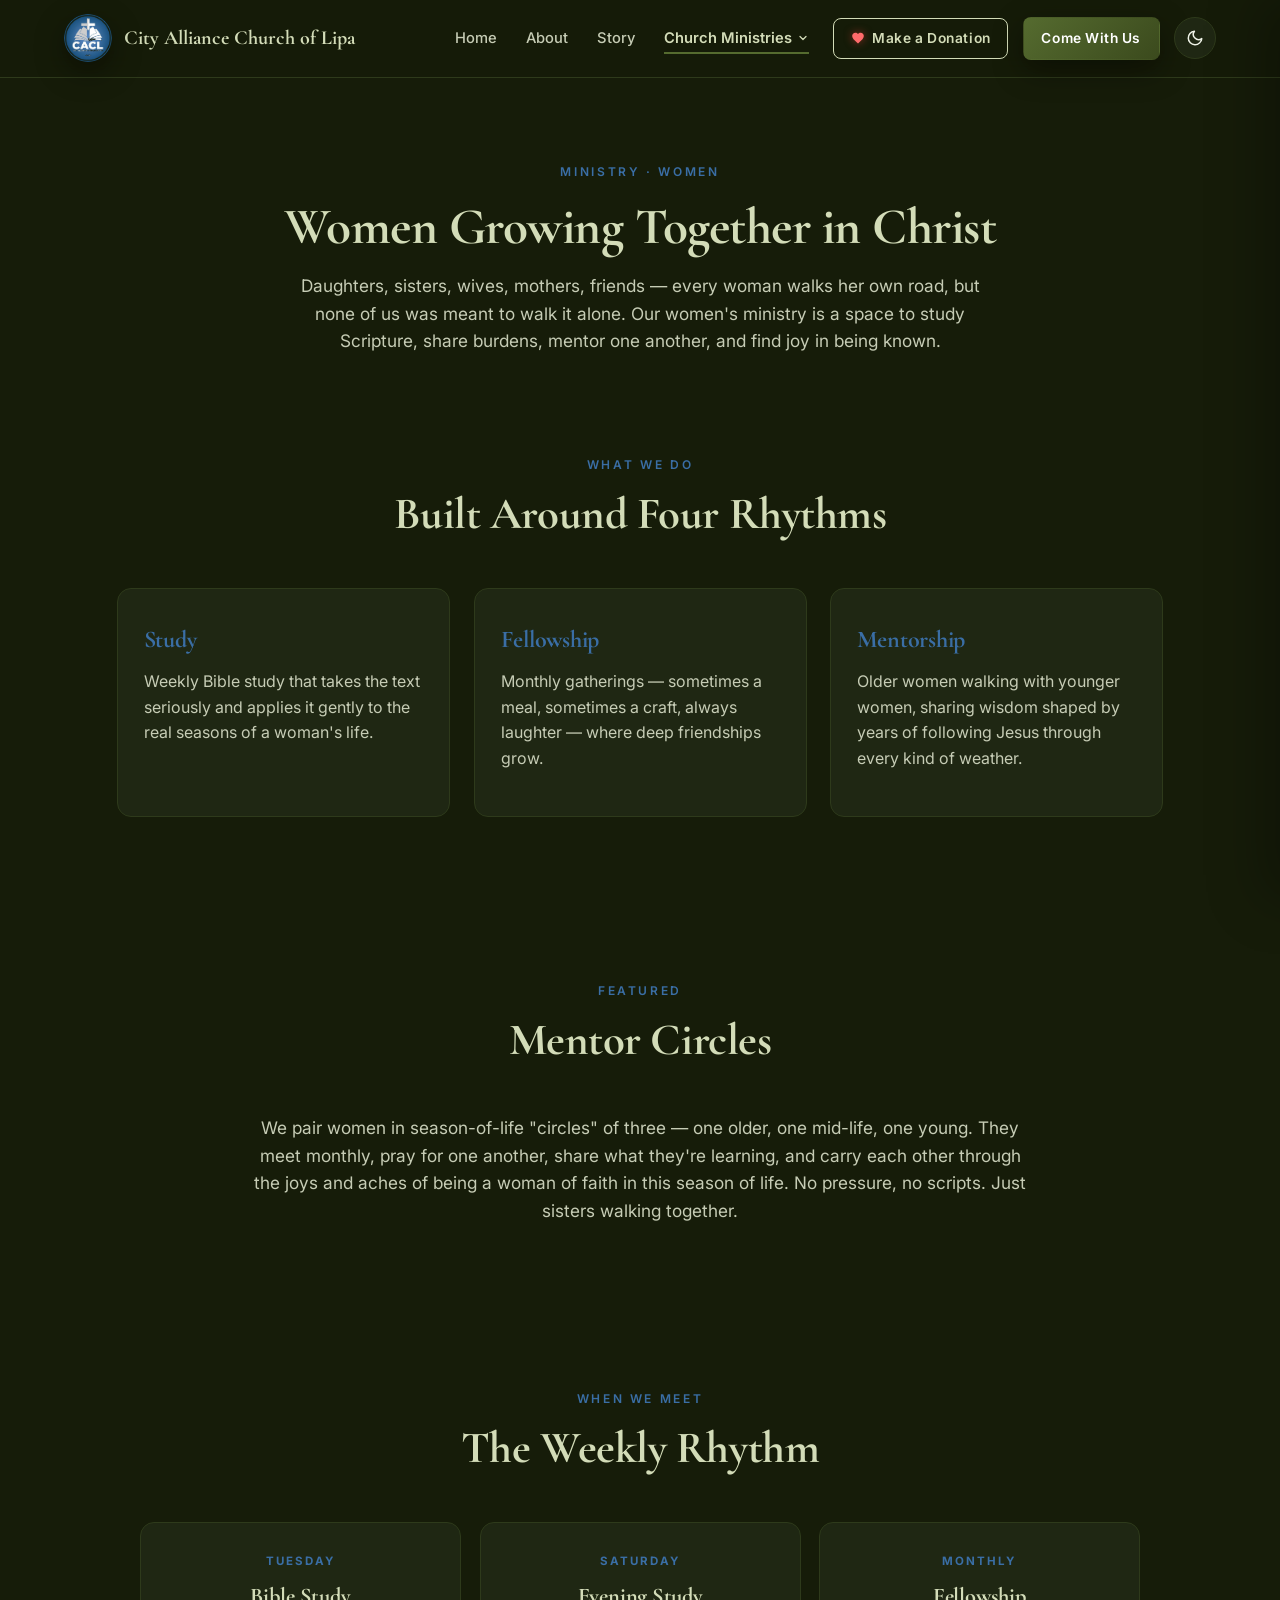
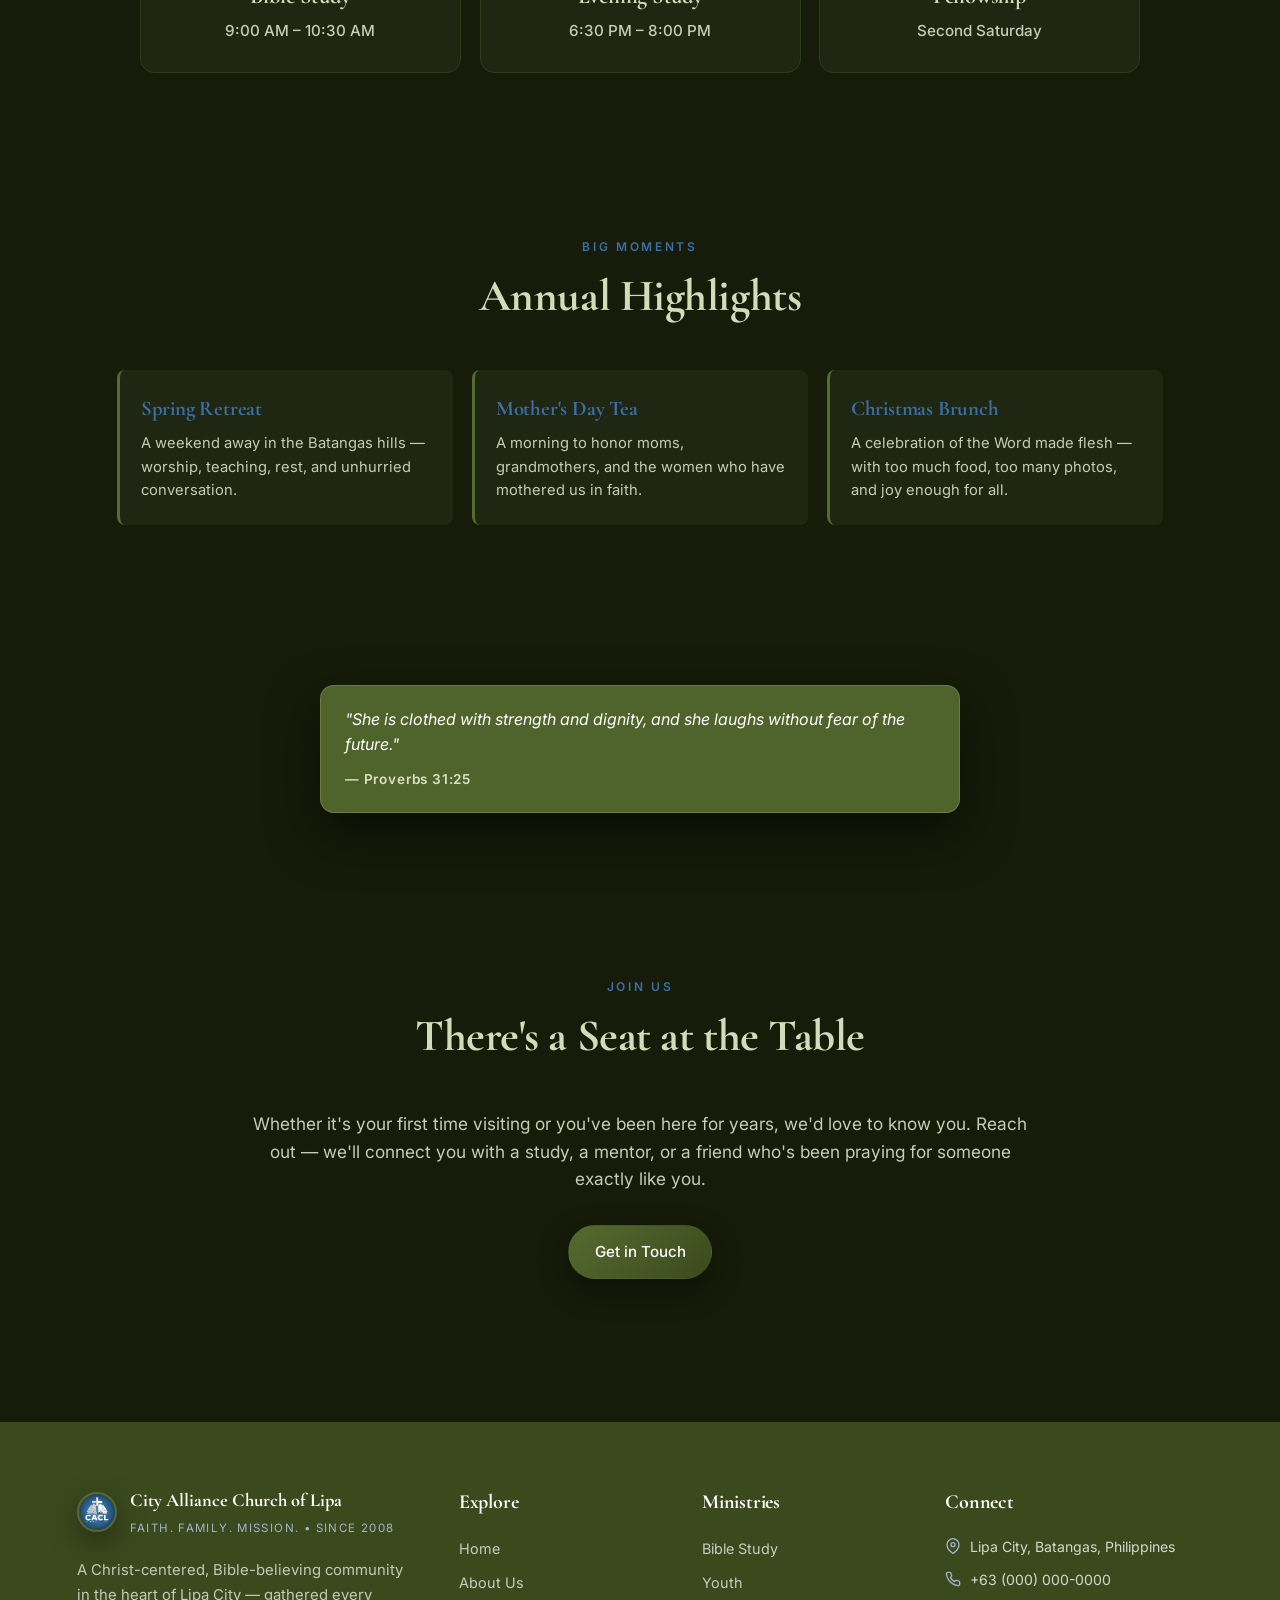
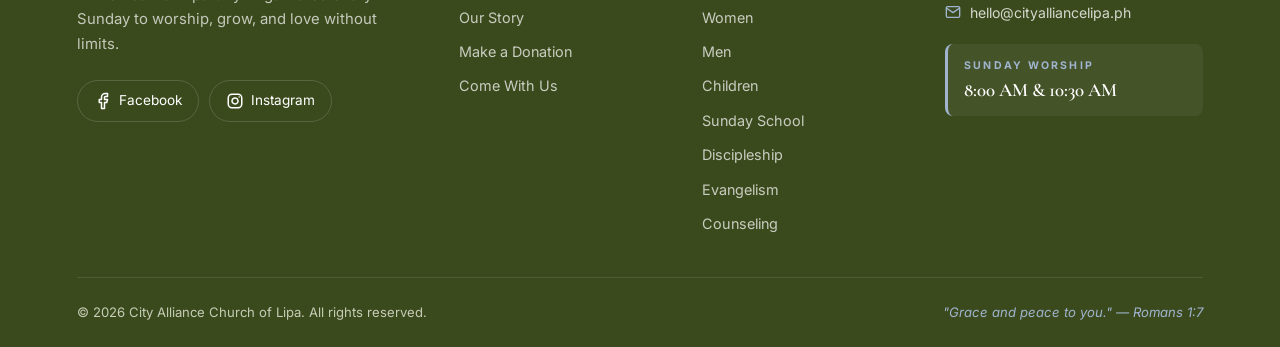
<file: women.html>
<!DOCTYPE html>
<html lang="en">
<head>
  <meta charset="UTF-8" />
  <meta name="viewport" content="width=device-width, initial-scale=1.0" />
  <script>try{if(localStorage.getItem('cac-theme')!=='light')document.documentElement.setAttribute('data-theme','dark')}catch(e){document.documentElement.setAttribute('data-theme','dark')}</script>
  <title>Women's Ministry — City Alliance Church of Lipa</title>
  <link rel="icon" type="image/png" href="Asset/logo.png" />
  <link rel="apple-touch-icon" href="Asset/logo.png" />
  <link rel="stylesheet" href="styles.css" />
  <link rel="preconnect" href="https://fonts.googleapis.com" />
  <link rel="preconnect" href="https://fonts.gstatic.com" crossorigin />
  <link href="https://fonts.googleapis.com/css2?family=Cormorant+Garamond:wght@500;600;700&family=Inter:wght@300;400;500;600;700&display=swap" rel="stylesheet" />
</head>
<body>
  <header class="navbar">
    <a href="index.html" class="nav-left">
      <img src="Asset/logo.png" alt="CACL Logo" class="logo-img" />
      <div class="brand">
        <span class="brand-name">City Alliance Church of Lipa</span>
      </div>
    </a>

    <nav class="nav-links" aria-label="Primary">
      <a href="index.html" class="nav-link">Home</a>
      <a href="about.html" class="nav-link">About</a>
      <a href="story.html" class="nav-link">Story</a>
      <div class="nav-dropdown">
        <button class="nav-link dropdown-toggle active" aria-haspopup="true" aria-expanded="false">
          Church Ministries
          <svg class="dropdown-chevron" viewBox="0 0 24 24" width="12" height="12" fill="none" stroke="currentColor" stroke-width="2.5" stroke-linecap="round" stroke-linejoin="round">
            <polyline points="6 9 12 15 18 9"/>
          </svg>
        </button>
        <div class="dropdown-menu" role="menu">
          <a href="bible-study.html" class="dropdown-item">Bible Study</a>
          <a href="youth.html" class="dropdown-item">Youth</a>
          <a href="women.html" class="dropdown-item active">Women</a>
          <a href="men.html" class="dropdown-item">Men</a>
          <a href="children.html" class="dropdown-item">Children</a>
          <a href="sunday-school.html" class="dropdown-item">Sunday School</a>
          <a href="discipleship.html" class="dropdown-item">Discipleship</a>
          <a href="evangelism.html" class="dropdown-item">Evangelism</a>
          <a href="counseling.html" class="dropdown-item">Counseling</a>
        </div>
      </div>
    </nav>

    <div class="nav-right">
      <a href="donation.html" class="nav-donate">
        <svg viewBox="0 0 24 24" fill="currentColor"><path d="M12 21.35l-1.45-1.32C5.4 15.36 2 12.28 2 8.5 2 5.42 4.42 3 7.5 3c1.74 0 3.41.81 4.5 2.09C13.09 3.81 14.76 3 16.5 3 19.58 3 22 5.42 22 8.5c0 3.78-3.4 6.86-8.55 11.54L12 21.35z"/></svg>
        Make a Donation
      </a>
      <a href="contact.html" class="nav-cta">Come With Us</a>
      <button id="themeToggle" class="theme-toggle" aria-label="Toggle dark mode">
        <svg class="icon-sun" viewBox="0 0 24 24" width="18" height="18" fill="none" stroke="currentColor" stroke-width="2" stroke-linecap="round" stroke-linejoin="round">
          <circle cx="12" cy="12" r="4"/>
          <path d="M12 2v2M12 20v2M4.93 4.93l1.41 1.41M17.66 17.66l1.41 1.41M2 12h2M20 12h2M4.93 19.07l1.41-1.41M17.66 6.34l1.41-1.41"/>
        </svg>
        <svg class="icon-moon" viewBox="0 0 24 24" width="18" height="18" fill="none" stroke="currentColor" stroke-width="2" stroke-linecap="round" stroke-linejoin="round">
          <path d="M21 12.79A9 9 0 1 1 11.21 3 7 7 0 0 0 21 12.79z"/>
        </svg>
      </button>
      <button id="mobileMenuToggle" class="mobile-menu-toggle" aria-label="Open menu" aria-expanded="false">
        <svg viewBox="0 0 24 24" width="20" height="20" fill="none" stroke="currentColor" stroke-width="2" stroke-linecap="round" stroke-linejoin="round">
          <line x1="3" y1="6" x2="21" y2="6"/>
          <line x1="3" y1="12" x2="21" y2="12"/>
          <line x1="3" y1="18" x2="21" y2="18"/>
        </svg>
      </button>
    </div>
  </header>

  <main>
    <section class="page-intro">
      <span class="eyebrow">Ministry · Women</span>
      <h1>Women Growing Together in Christ</h1>
      <p class="lead">
        Daughters, sisters, wives, mothers, friends — every woman walks her own road, but
        none of us was meant to walk it alone. Our women's ministry is a space to study
        Scripture, share burdens, mentor one another, and find joy in being known.
      </p>
    </section>

    <section class="section">
      <div class="section-head">
        <span class="eyebrow">What We Do</span>
        <h2>Built Around Four Rhythms</h2>
      </div>
      <div class="about-grid">
        <div class="about-card">
          <h3>Study</h3>
          <p>Weekly Bible study that takes the text seriously and applies it gently to the real seasons of a woman's life.</p>
        </div>
        <div class="about-card">
          <h3>Fellowship</h3>
          <p>Monthly gatherings — sometimes a meal, sometimes a craft, always laughter — where deep friendships grow.</p>
        </div>
        <div class="about-card">
          <h3>Mentorship</h3>
          <p>Older women walking with younger women, sharing wisdom shaped by years of following Jesus through every kind of weather.</p>
        </div>
      </div>
    </section>

    <section class="section">
      <div class="section-head">
        <span class="eyebrow">Featured</span>
        <h2>Mentor Circles</h2>
      </div>
      <p class="story-lead">
        We pair women in season-of-life "circles" of three — one older, one mid-life, one
        young. They meet monthly, pray for one another, share what they're learning, and
        carry each other through the joys and aches of being a woman of faith in this
        season of life. No pressure, no scripts. Just sisters walking together.
      </p>
    </section>

    <section class="section">
      <div class="section-head">
        <span class="eyebrow">When We Meet</span>
        <h2>The Weekly Rhythm</h2>
      </div>
      <div class="service-times">
        <div class="service-card">
          <div class="day">Tuesday</div>
          <h4>Bible Study</h4>
          <div class="time">9:00 AM – 10:30 AM</div>
        </div>
        <div class="service-card">
          <div class="day">Saturday</div>
          <h4>Evening Study</h4>
          <div class="time">6:30 PM – 8:00 PM</div>
        </div>
        <div class="service-card">
          <div class="day">Monthly</div>
          <h4>Fellowship</h4>
          <div class="time">Second Saturday</div>
        </div>
      </div>
    </section>

    <section class="section">
      <div class="section-head">
        <span class="eyebrow">Big Moments</span>
        <h2>Annual Highlights</h2>
      </div>
      <div class="beliefs-grid">
        <div class="belief-item">
          <h4>Spring Retreat</h4>
          <p>A weekend away in the Batangas hills — worship, teaching, rest, and unhurried conversation.</p>
        </div>
        <div class="belief-item">
          <h4>Mother's Day Tea</h4>
          <p>A morning to honor moms, grandmothers, and the women who have mothered us in faith.</p>
        </div>
        <div class="belief-item">
          <h4>Christmas Brunch</h4>
          <p>A celebration of the Word made flesh — with too much food, too many photos, and joy enough for all.</p>
        </div>
      </div>
    </section>

    <section class="section">
      <blockquote class="hero-verse" style="max-width: 640px; margin: 0 auto;">
        "She is clothed with strength and dignity, and she laughs without fear of the future."
        <cite>— Proverbs 31:25</cite>
      </blockquote>
    </section>

    <section class="section">
      <div class="section-head">
        <span class="eyebrow">Join Us</span>
        <h2>There's a Seat at the Table</h2>
      </div>
      <p class="story-lead">
        Whether it's your first time visiting or you've been here for years, we'd love
        to know you. Reach out — we'll connect you with a study, a mentor, or a friend
        who's been praying for someone exactly like you.
      </p>
      <div class="hero-cta" style="margin-top: 2rem;">
        <a href="contact.html" class="btn btn-primary">Get in Touch</a>
      </div>
    </section>
  </main>

  <footer class="footer">
    <div class="footer-main">
      <div class="footer-col footer-col-brand">
        <div class="footer-brand">
          <img src="Asset/logo.png" alt="CACL Logo" class="logo-img sm" />
          <div>
            <div class="brand-name">City Alliance Church of Lipa</div>
            <div class="footer-tag">Faith. Family. Mission. • Since 2008</div>
          </div>
        </div>
        <p class="footer-blurb">
          A Christ-centered, Bible-believing community in the heart of Lipa City — gathered every Sunday to worship, grow, and love without limits.
        </p>
        <div class="footer-socials">
          <a href="https://www.facebook.com/profile.php?id=100074257956971" target="_blank" rel="noopener" class="social" aria-label="Facebook">
            <svg viewBox="0 0 24 24" width="18" height="18" fill="none" stroke="currentColor" stroke-width="2" stroke-linecap="round" stroke-linejoin="round">
              <path d="M18 2h-3a5 5 0 0 0-5 5v3H7v4h3v8h4v-8h3l1-4h-4V7a1 1 0 0 1 1-1h3z"/>
            </svg>
            <span>Facebook</span>
          </a>
          <a href="#" class="social" aria-label="Instagram">
            <svg viewBox="0 0 24 24" width="18" height="18" fill="none" stroke="currentColor" stroke-width="2" stroke-linecap="round" stroke-linejoin="round">
              <rect x="3" y="3" width="18" height="18" rx="5" ry="5"/>
              <path d="M16 11.37A4 4 0 1 1 12.63 8 4 4 0 0 1 16 11.37z"/>
              <line x1="17.5" y1="6.5" x2="17.51" y2="6.5"/>
            </svg>
            <span>Instagram</span>
          </a>
        </div>
      </div>

      <div class="footer-col">
        <h5 class="footer-title">Explore</h5>
        <ul class="footer-links">
          <li><a href="index.html">Home</a></li>
          <li><a href="about.html">About Us</a></li>
          <li><a href="story.html">Our Story</a></li>
          <li><a href="donation.html">Make a Donation</a></li>
          <li><a href="contact.html">Come With Us</a></li>
        </ul>
      </div>

      <div class="footer-col">
        <h5 class="footer-title">Ministries</h5>
        <ul class="footer-links">
          <li><a href="bible-study.html">Bible Study</a></li>
          <li><a href="youth.html">Youth</a></li>
          <li><a href="women.html">Women</a></li>
          <li><a href="men.html">Men</a></li>
          <li><a href="children.html">Children</a></li>
          <li><a href="sunday-school.html">Sunday School</a></li>
          <li><a href="discipleship.html">Discipleship</a></li>
          <li><a href="evangelism.html">Evangelism</a></li>
          <li><a href="counseling.html">Counseling</a></li>
        </ul>
      </div>

      <div class="footer-col">
        <h5 class="footer-title">Connect</h5>
        <ul class="footer-contact">
          <li>
            <svg viewBox="0 0 24 24" width="16" height="16" fill="none" stroke="currentColor" stroke-width="2" stroke-linecap="round" stroke-linejoin="round">
              <path d="M21 10c0 7-9 13-9 13s-9-6-9-13a9 9 0 0 1 18 0z"/>
              <circle cx="12" cy="10" r="3"/>
            </svg>
            <span>Lipa City, Batangas, Philippines</span>
          </li>
          <li>
            <svg viewBox="0 0 24 24" width="16" height="16" fill="none" stroke="currentColor" stroke-width="2" stroke-linecap="round" stroke-linejoin="round">
              <path d="M22 16.92v3a2 2 0 0 1-2.18 2 19.79 19.79 0 0 1-8.63-3.07 19.5 19.5 0 0 1-6-6 19.79 19.79 0 0 1-3.07-8.67A2 2 0 0 1 4.11 2h3a2 2 0 0 1 2 1.72 12.84 12.84 0 0 0 .7 2.81 2 2 0 0 1-.45 2.11L8.09 9.91a16 16 0 0 0 6 6l1.27-1.27a2 2 0 0 1 2.11-.45 12.84 12.84 0 0 0 2.81.7A2 2 0 0 1 22 16.92z"/>
            </svg>
            <a href="tel:+630000000000">+63 (000) 000-0000</a>
          </li>
          <li>
            <svg viewBox="0 0 24 24" width="16" height="16" fill="none" stroke="currentColor" stroke-width="2" stroke-linecap="round" stroke-linejoin="round">
              <path d="M4 4h16c1.1 0 2 .9 2 2v12c0 1.1-.9 2-2 2H4c-1.1 0-2-.9-2-2V6c0-1.1.9-2 2-2z"/>
              <polyline points="22,6 12,13 2,6"/>
            </svg>
            <a href="mailto:hello@cityalliancelipa.ph">hello@cityalliancelipa.ph</a>
          </li>
        </ul>
        <div class="footer-services">
          <div class="services-label">Sunday Worship</div>
          <div class="services-time">8:00 AM & 10:30 AM</div>
        </div>
      </div>
    </div>

    <div class="footer-bottom">
      <p>&copy; <span id="year"></span> City Alliance Church of Lipa. All rights reserved.</p>
      <p class="footer-verse">"Grace and peace to you." — Romans 1:7</p>
    </div>
  </footer>

  <!-- MOBILE MENU -->
  <div id="mobileMenuOverlay" class="mobile-menu-overlay"></div>
  <aside id="mobileMenu" class="mobile-menu" aria-label="Mobile navigation" aria-hidden="true">
    <div class="mobile-menu-header">
      <span class="mobile-menu-title">Menu</span>
      <button id="mobileMenuClose" class="mobile-menu-close" aria-label="Close menu">
        <svg viewBox="0 0 24 24" width="22" height="22" fill="none" stroke="currentColor" stroke-width="2" stroke-linecap="round" stroke-linejoin="round">
          <line x1="18" y1="6" x2="6" y2="18"/>
          <line x1="6" y1="6" x2="18" y2="18"/>
        </svg>
      </button>
    </div>
    <nav class="mobile-menu-nav">
      <a href="index.html" class="mobile-link">Home</a>
      <a href="about.html" class="mobile-link">About</a>
      <a href="story.html" class="mobile-link">Story</a>
      <div class="mobile-section">
        <div class="mobile-section-title">Church Ministries</div>
        <a href="bible-study.html" class="mobile-sublink">Bible Study</a>
        <a href="youth.html" class="mobile-sublink">Youth</a>
        <a href="women.html" class="mobile-sublink">Women</a>
        <a href="men.html" class="mobile-sublink">Men</a>
        <a href="children.html" class="mobile-sublink">Children</a>
        <a href="sunday-school.html" class="mobile-sublink">Sunday School</a>
        <a href="discipleship.html" class="mobile-sublink">Discipleship</a>
        <a href="evangelism.html" class="mobile-sublink">Evangelism</a>
        <a href="counseling.html" class="mobile-sublink">Counseling</a>
      </div>
      <a href="donation.html" class="mobile-link-donate">Make a Donation</a>
      <a href="contact.html" class="mobile-link-cta">Come With Us</a>
    </nav>
  </aside>

  <script src="script.js"></script>
</body>
</html>
</file>
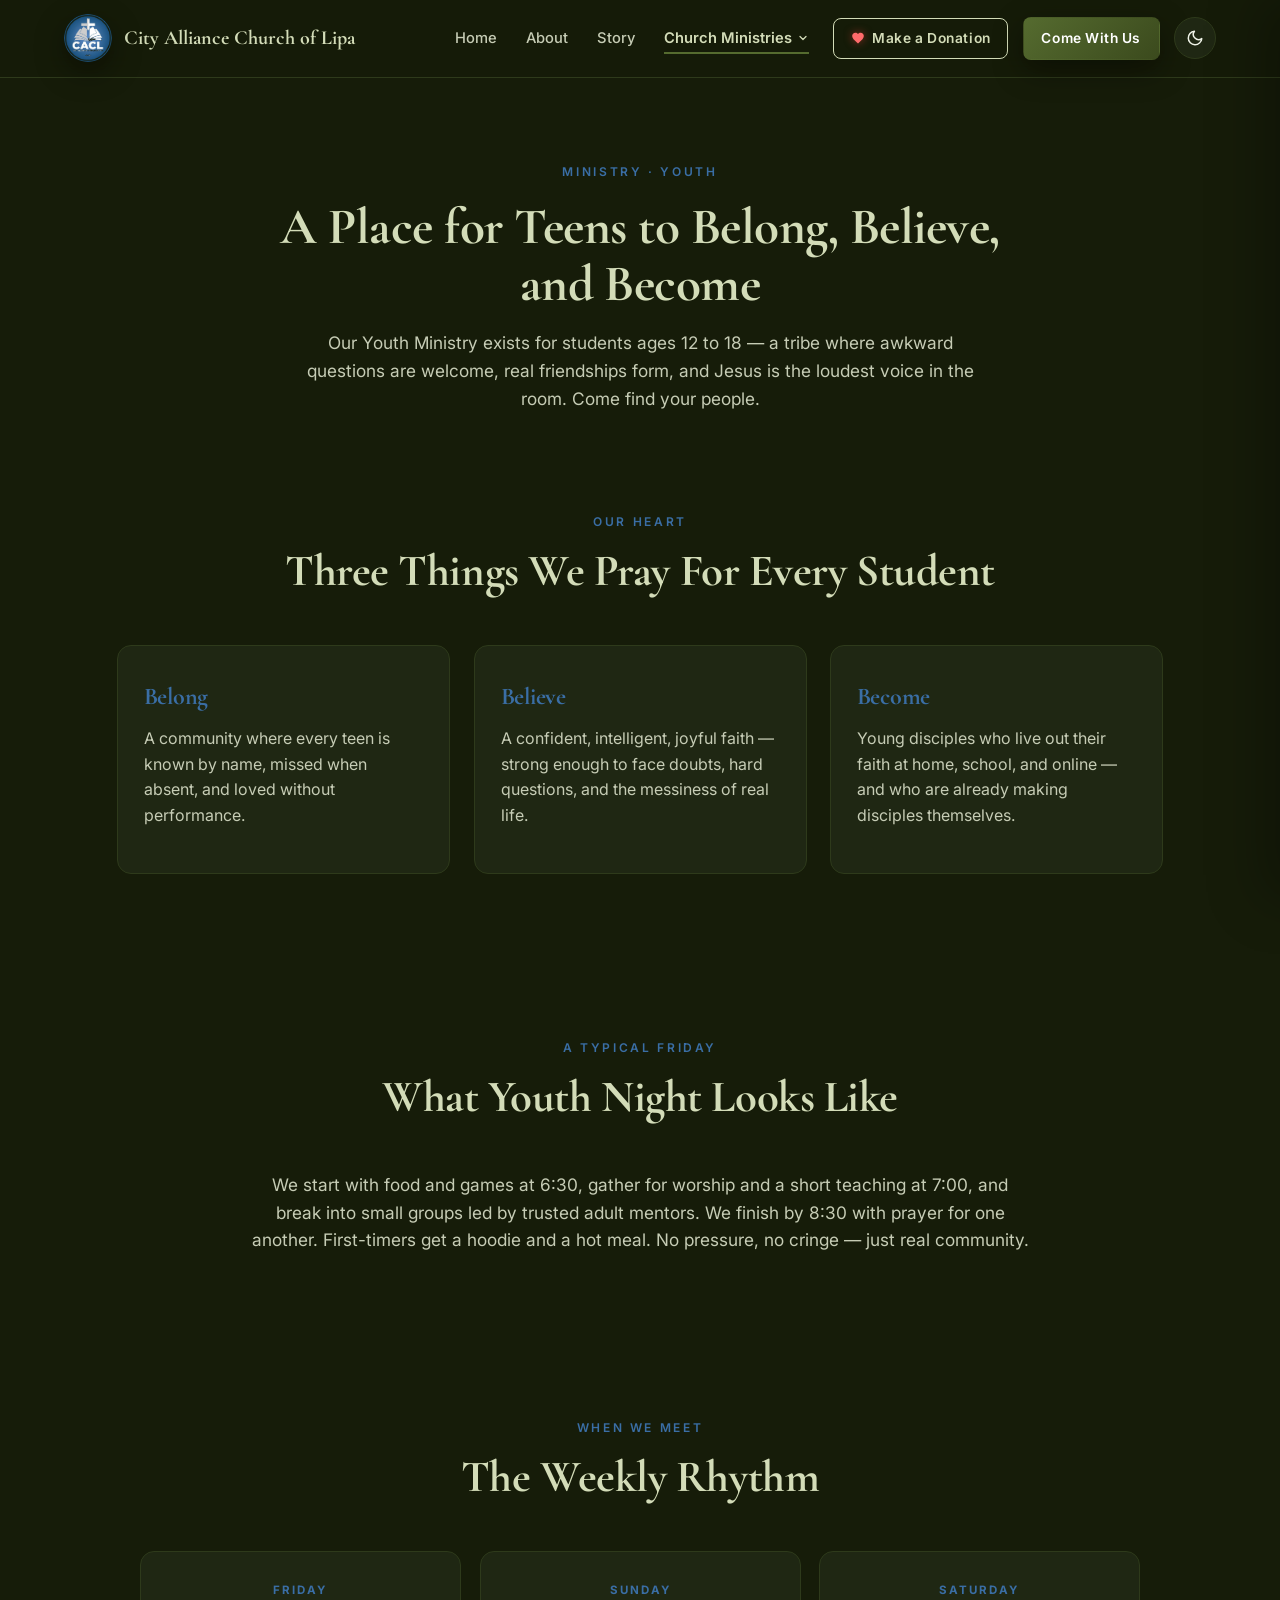
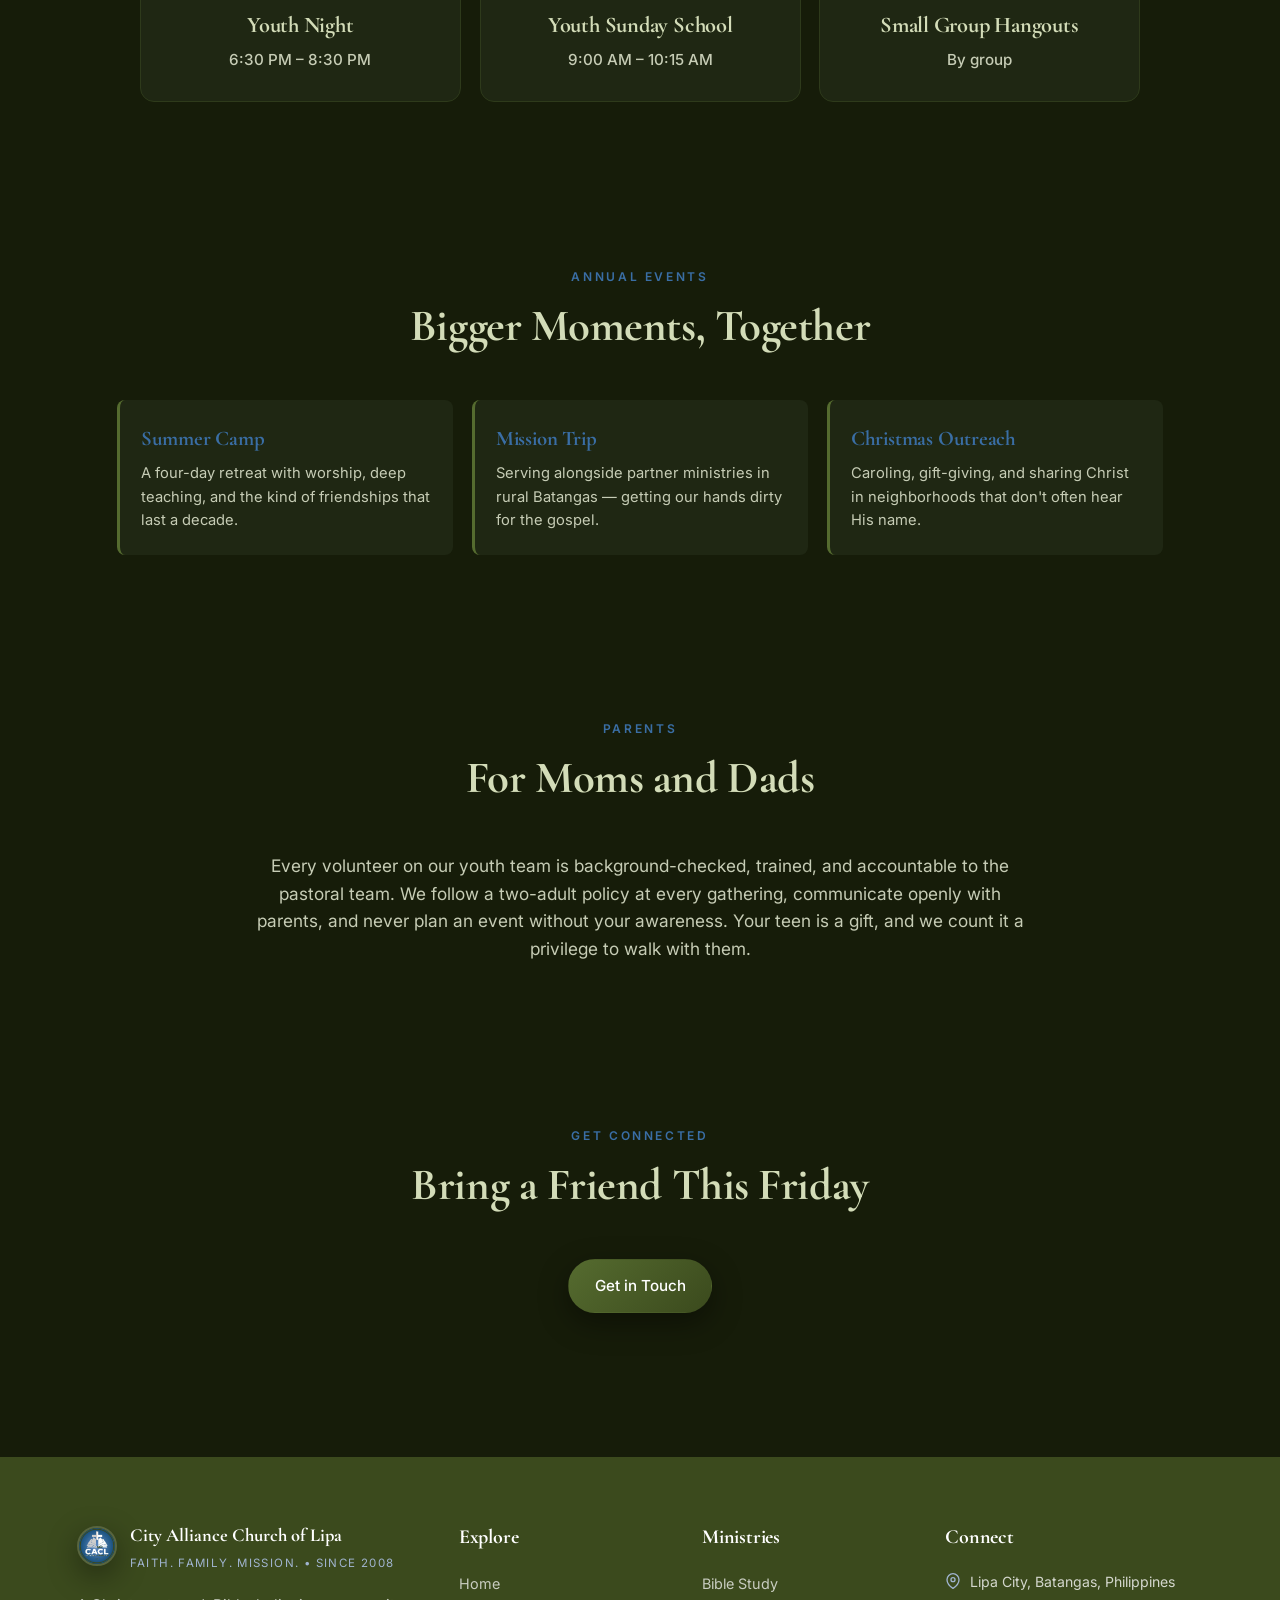
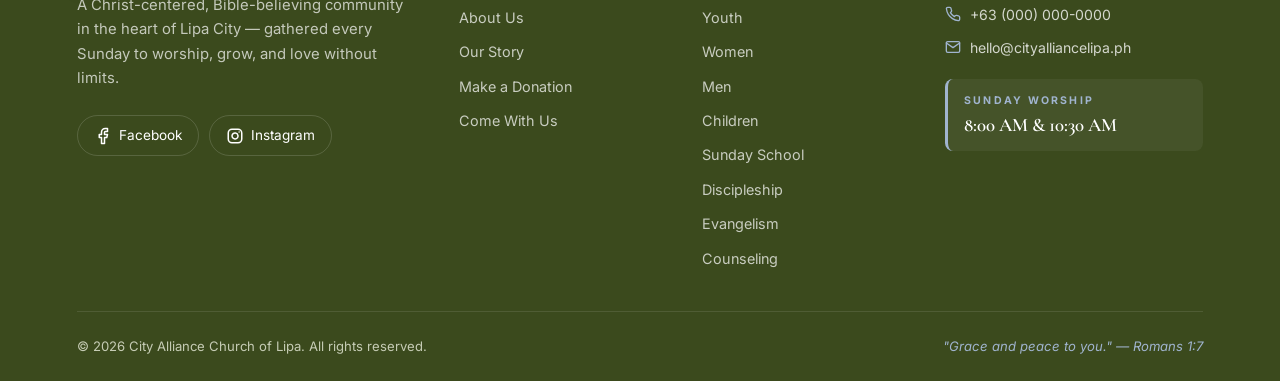
<file: youth.html>
<!DOCTYPE html>
<html lang="en">
<head>
  <meta charset="UTF-8" />
  <meta name="viewport" content="width=device-width, initial-scale=1.0" />
  <script>try{if(localStorage.getItem('cac-theme')!=='light')document.documentElement.setAttribute('data-theme','dark')}catch(e){document.documentElement.setAttribute('data-theme','dark')}</script>
  <title>Youth Ministry — City Alliance Church of Lipa</title>
  <link rel="icon" type="image/png" href="Asset/logo.png" />
  <link rel="apple-touch-icon" href="Asset/logo.png" />
  <link rel="stylesheet" href="styles.css" />
  <link rel="preconnect" href="https://fonts.googleapis.com" />
  <link rel="preconnect" href="https://fonts.gstatic.com" crossorigin />
  <link href="https://fonts.googleapis.com/css2?family=Cormorant+Garamond:wght@500;600;700&family=Inter:wght@300;400;500;600;700&display=swap" rel="stylesheet" />
</head>
<body>
  <header class="navbar">
    <a href="index.html" class="nav-left">
      <img src="Asset/logo.png" alt="CACL Logo" class="logo-img" />
      <div class="brand">
        <span class="brand-name">City Alliance Church of Lipa</span>
      </div>
    </a>

    <nav class="nav-links" aria-label="Primary">
      <a href="index.html" class="nav-link">Home</a>
      <a href="about.html" class="nav-link">About</a>
      <a href="story.html" class="nav-link">Story</a>
      <div class="nav-dropdown">
        <button class="nav-link dropdown-toggle active" aria-haspopup="true" aria-expanded="false">
          Church Ministries
          <svg class="dropdown-chevron" viewBox="0 0 24 24" width="12" height="12" fill="none" stroke="currentColor" stroke-width="2.5" stroke-linecap="round" stroke-linejoin="round">
            <polyline points="6 9 12 15 18 9"/>
          </svg>
        </button>
        <div class="dropdown-menu" role="menu">
          <a href="bible-study.html" class="dropdown-item">Bible Study</a>
          <a href="youth.html" class="dropdown-item active">Youth</a>
          <a href="women.html" class="dropdown-item">Women</a>
          <a href="men.html" class="dropdown-item">Men</a>
          <a href="children.html" class="dropdown-item">Children</a>
          <a href="sunday-school.html" class="dropdown-item">Sunday School</a>
          <a href="discipleship.html" class="dropdown-item">Discipleship</a>
          <a href="evangelism.html" class="dropdown-item">Evangelism</a>
          <a href="counseling.html" class="dropdown-item">Counseling</a>
        </div>
      </div>
    </nav>

    <div class="nav-right">
      <a href="donation.html" class="nav-donate">
        <svg viewBox="0 0 24 24" fill="currentColor"><path d="M12 21.35l-1.45-1.32C5.4 15.36 2 12.28 2 8.5 2 5.42 4.42 3 7.5 3c1.74 0 3.41.81 4.5 2.09C13.09 3.81 14.76 3 16.5 3 19.58 3 22 5.42 22 8.5c0 3.78-3.4 6.86-8.55 11.54L12 21.35z"/></svg>
        Make a Donation
      </a>
      <a href="contact.html" class="nav-cta">Come With Us</a>
      <button id="themeToggle" class="theme-toggle" aria-label="Toggle dark mode">
        <svg class="icon-sun" viewBox="0 0 24 24" width="18" height="18" fill="none" stroke="currentColor" stroke-width="2" stroke-linecap="round" stroke-linejoin="round">
          <circle cx="12" cy="12" r="4"/>
          <path d="M12 2v2M12 20v2M4.93 4.93l1.41 1.41M17.66 17.66l1.41 1.41M2 12h2M20 12h2M4.93 19.07l1.41-1.41M17.66 6.34l1.41-1.41"/>
        </svg>
        <svg class="icon-moon" viewBox="0 0 24 24" width="18" height="18" fill="none" stroke="currentColor" stroke-width="2" stroke-linecap="round" stroke-linejoin="round">
          <path d="M21 12.79A9 9 0 1 1 11.21 3 7 7 0 0 0 21 12.79z"/>
        </svg>
      </button>
      <button id="mobileMenuToggle" class="mobile-menu-toggle" aria-label="Open menu" aria-expanded="false">
        <svg viewBox="0 0 24 24" width="20" height="20" fill="none" stroke="currentColor" stroke-width="2" stroke-linecap="round" stroke-linejoin="round">
          <line x1="3" y1="6" x2="21" y2="6"/>
          <line x1="3" y1="12" x2="21" y2="12"/>
          <line x1="3" y1="18" x2="21" y2="18"/>
        </svg>
      </button>
    </div>
  </header>

  <main>
    <section class="page-intro">
      <span class="eyebrow">Ministry · Youth</span>
      <h1>A Place for Teens to Belong, Believe, and Become</h1>
      <p class="lead">
        Our Youth Ministry exists for students ages 12 to 18 — a tribe where awkward
        questions are welcome, real friendships form, and Jesus is the loudest voice in
        the room. Come find your people.
      </p>
    </section>

    <section class="section">
      <div class="section-head">
        <span class="eyebrow">Our Heart</span>
        <h2>Three Things We Pray For Every Student</h2>
      </div>
      <div class="about-grid">
        <div class="about-card">
          <h3>Belong</h3>
          <p>A community where every teen is known by name, missed when absent, and loved without performance.</p>
        </div>
        <div class="about-card">
          <h3>Believe</h3>
          <p>A confident, intelligent, joyful faith — strong enough to face doubts, hard questions, and the messiness of real life.</p>
        </div>
        <div class="about-card">
          <h3>Become</h3>
          <p>Young disciples who live out their faith at home, school, and online — and who are already making disciples themselves.</p>
        </div>
      </div>
    </section>

    <section class="section">
      <div class="section-head">
        <span class="eyebrow">A Typical Friday</span>
        <h2>What Youth Night Looks Like</h2>
      </div>
      <p class="story-lead">
        We start with food and games at 6:30, gather for worship and a short teaching at 7:00,
        and break into small groups led by trusted adult mentors. We finish by 8:30 with
        prayer for one another. First-timers get a hoodie and a hot meal. No pressure, no
        cringe — just real community.
      </p>
    </section>

    <section class="section">
      <div class="section-head">
        <span class="eyebrow">When We Meet</span>
        <h2>The Weekly Rhythm</h2>
      </div>
      <div class="service-times">
        <div class="service-card">
          <div class="day">Friday</div>
          <h4>Youth Night</h4>
          <div class="time">6:30 PM – 8:30 PM</div>
        </div>
        <div class="service-card">
          <div class="day">Sunday</div>
          <h4>Youth Sunday School</h4>
          <div class="time">9:00 AM – 10:15 AM</div>
        </div>
        <div class="service-card">
          <div class="day">Saturday</div>
          <h4>Small Group Hangouts</h4>
          <div class="time">By group</div>
        </div>
      </div>
    </section>

    <section class="section">
      <div class="section-head">
        <span class="eyebrow">Annual Events</span>
        <h2>Bigger Moments, Together</h2>
      </div>
      <div class="beliefs-grid">
        <div class="belief-item">
          <h4>Summer Camp</h4>
          <p>A four-day retreat with worship, deep teaching, and the kind of friendships that last a decade.</p>
        </div>
        <div class="belief-item">
          <h4>Mission Trip</h4>
          <p>Serving alongside partner ministries in rural Batangas — getting our hands dirty for the gospel.</p>
        </div>
        <div class="belief-item">
          <h4>Christmas Outreach</h4>
          <p>Caroling, gift-giving, and sharing Christ in neighborhoods that don't often hear His name.</p>
        </div>
      </div>
    </section>

    <section class="section">
      <div class="section-head">
        <span class="eyebrow">Parents</span>
        <h2>For Moms and Dads</h2>
      </div>
      <p class="story-lead">
        Every volunteer on our youth team is background-checked, trained, and accountable to
        the pastoral team. We follow a two-adult policy at every gathering, communicate openly
        with parents, and never plan an event without your awareness. Your teen is a gift,
        and we count it a privilege to walk with them.
      </p>
    </section>

    <section class="section">
      <div class="section-head">
        <span class="eyebrow">Get Connected</span>
        <h2>Bring a Friend This Friday</h2>
      </div>
      <div class="hero-cta" style="margin-top: 1rem;">
        <a href="contact.html" class="btn btn-primary">Get in Touch</a>
      </div>
    </section>
  </main>

  <footer class="footer">
    <div class="footer-main">
      <div class="footer-col footer-col-brand">
        <div class="footer-brand">
          <img src="Asset/logo.png" alt="CACL Logo" class="logo-img sm" />
          <div>
            <div class="brand-name">City Alliance Church of Lipa</div>
            <div class="footer-tag">Faith. Family. Mission. • Since 2008</div>
          </div>
        </div>
        <p class="footer-blurb">
          A Christ-centered, Bible-believing community in the heart of Lipa City — gathered every Sunday to worship, grow, and love without limits.
        </p>
        <div class="footer-socials">
          <a href="https://www.facebook.com/profile.php?id=100074257956971" target="_blank" rel="noopener" class="social" aria-label="Facebook">
            <svg viewBox="0 0 24 24" width="18" height="18" fill="none" stroke="currentColor" stroke-width="2" stroke-linecap="round" stroke-linejoin="round">
              <path d="M18 2h-3a5 5 0 0 0-5 5v3H7v4h3v8h4v-8h3l1-4h-4V7a1 1 0 0 1 1-1h3z"/>
            </svg>
            <span>Facebook</span>
          </a>
          <a href="#" class="social" aria-label="Instagram">
            <svg viewBox="0 0 24 24" width="18" height="18" fill="none" stroke="currentColor" stroke-width="2" stroke-linecap="round" stroke-linejoin="round">
              <rect x="3" y="3" width="18" height="18" rx="5" ry="5"/>
              <path d="M16 11.37A4 4 0 1 1 12.63 8 4 4 0 0 1 16 11.37z"/>
              <line x1="17.5" y1="6.5" x2="17.51" y2="6.5"/>
            </svg>
            <span>Instagram</span>
          </a>
        </div>
      </div>

      <div class="footer-col">
        <h5 class="footer-title">Explore</h5>
        <ul class="footer-links">
          <li><a href="index.html">Home</a></li>
          <li><a href="about.html">About Us</a></li>
          <li><a href="story.html">Our Story</a></li>
          <li><a href="donation.html">Make a Donation</a></li>
          <li><a href="contact.html">Come With Us</a></li>
        </ul>
      </div>

      <div class="footer-col">
        <h5 class="footer-title">Ministries</h5>
        <ul class="footer-links">
          <li><a href="bible-study.html">Bible Study</a></li>
          <li><a href="youth.html">Youth</a></li>
          <li><a href="women.html">Women</a></li>
          <li><a href="men.html">Men</a></li>
          <li><a href="children.html">Children</a></li>
          <li><a href="sunday-school.html">Sunday School</a></li>
          <li><a href="discipleship.html">Discipleship</a></li>
          <li><a href="evangelism.html">Evangelism</a></li>
          <li><a href="counseling.html">Counseling</a></li>
        </ul>
      </div>

      <div class="footer-col">
        <h5 class="footer-title">Connect</h5>
        <ul class="footer-contact">
          <li>
            <svg viewBox="0 0 24 24" width="16" height="16" fill="none" stroke="currentColor" stroke-width="2" stroke-linecap="round" stroke-linejoin="round">
              <path d="M21 10c0 7-9 13-9 13s-9-6-9-13a9 9 0 0 1 18 0z"/>
              <circle cx="12" cy="10" r="3"/>
            </svg>
            <span>Lipa City, Batangas, Philippines</span>
          </li>
          <li>
            <svg viewBox="0 0 24 24" width="16" height="16" fill="none" stroke="currentColor" stroke-width="2" stroke-linecap="round" stroke-linejoin="round">
              <path d="M22 16.92v3a2 2 0 0 1-2.18 2 19.79 19.79 0 0 1-8.63-3.07 19.5 19.5 0 0 1-6-6 19.79 19.79 0 0 1-3.07-8.67A2 2 0 0 1 4.11 2h3a2 2 0 0 1 2 1.72 12.84 12.84 0 0 0 .7 2.81 2 2 0 0 1-.45 2.11L8.09 9.91a16 16 0 0 0 6 6l1.27-1.27a2 2 0 0 1 2.11-.45 12.84 12.84 0 0 0 2.81.7A2 2 0 0 1 22 16.92z"/>
            </svg>
            <a href="tel:+630000000000">+63 (000) 000-0000</a>
          </li>
          <li>
            <svg viewBox="0 0 24 24" width="16" height="16" fill="none" stroke="currentColor" stroke-width="2" stroke-linecap="round" stroke-linejoin="round">
              <path d="M4 4h16c1.1 0 2 .9 2 2v12c0 1.1-.9 2-2 2H4c-1.1 0-2-.9-2-2V6c0-1.1.9-2 2-2z"/>
              <polyline points="22,6 12,13 2,6"/>
            </svg>
            <a href="mailto:hello@cityalliancelipa.ph">hello@cityalliancelipa.ph</a>
          </li>
        </ul>
        <div class="footer-services">
          <div class="services-label">Sunday Worship</div>
          <div class="services-time">8:00 AM & 10:30 AM</div>
        </div>
      </div>
    </div>

    <div class="footer-bottom">
      <p>&copy; <span id="year"></span> City Alliance Church of Lipa. All rights reserved.</p>
      <p class="footer-verse">"Grace and peace to you." — Romans 1:7</p>
    </div>
  </footer>

  <!-- MOBILE MENU -->
  <div id="mobileMenuOverlay" class="mobile-menu-overlay"></div>
  <aside id="mobileMenu" class="mobile-menu" aria-label="Mobile navigation" aria-hidden="true">
    <div class="mobile-menu-header">
      <span class="mobile-menu-title">Menu</span>
      <button id="mobileMenuClose" class="mobile-menu-close" aria-label="Close menu">
        <svg viewBox="0 0 24 24" width="22" height="22" fill="none" stroke="currentColor" stroke-width="2" stroke-linecap="round" stroke-linejoin="round">
          <line x1="18" y1="6" x2="6" y2="18"/>
          <line x1="6" y1="6" x2="18" y2="18"/>
        </svg>
      </button>
    </div>
    <nav class="mobile-menu-nav">
      <a href="index.html" class="mobile-link">Home</a>
      <a href="about.html" class="mobile-link">About</a>
      <a href="story.html" class="mobile-link">Story</a>
      <div class="mobile-section">
        <div class="mobile-section-title">Church Ministries</div>
        <a href="bible-study.html" class="mobile-sublink">Bible Study</a>
        <a href="youth.html" class="mobile-sublink">Youth</a>
        <a href="women.html" class="mobile-sublink">Women</a>
        <a href="men.html" class="mobile-sublink">Men</a>
        <a href="children.html" class="mobile-sublink">Children</a>
        <a href="sunday-school.html" class="mobile-sublink">Sunday School</a>
        <a href="discipleship.html" class="mobile-sublink">Discipleship</a>
        <a href="evangelism.html" class="mobile-sublink">Evangelism</a>
        <a href="counseling.html" class="mobile-sublink">Counseling</a>
      </div>
      <a href="donation.html" class="mobile-link-donate">Make a Donation</a>
      <a href="contact.html" class="mobile-link-cta">Come With Us</a>
    </nav>
  </aside>

  <script src="script.js"></script>
</body>
</html>
</file>
<file: styles.css>
/* ===== THEME VARIABLES ===== */
:root {
  --blue-900: #0b2545;
  --blue-800: #13315c;
  --blue-700: #1b4079;
  --blue-500: #3a6ea5;
  --blue-200: #c1d3e8;
  --olive-900: #3b4a1d;
  --olive-800: #47591d;
  --olive-700: #556b2f;
  --olive-500: #7a8b4c;
  --olive-200: #dbe2c4;
  --cream: #e9edd4;
  --ink: #0e1406;
  --ink-soft: #232d14;
  --muted: #4e5839;
  --surface: #ffffff;
  --surface-soft: #dce3c9;
  --border: #b9c3a0;
  --shadow: 0 10px 30px rgba(59, 74, 29, 0.10);
  --shadow-lg: 0 20px 50px rgba(59, 74, 29, 0.18);
  --radius: 14px;
  --radius-sm: 8px;
  --ease: cubic-bezier(0.22, 0.61, 0.36, 1);
}

[data-theme="dark"] {
  --cream: #161c09;
  --ink: #eef2e6;
  --ink-soft: #c6ccb5;
  --muted: #8a9275;
  --surface: #1f2713;
  --surface-soft: #171e0a;
  --border: #2e3a1b;
  --blue-200: #a0b4cf;
  --olive-200: #d3dcb8;
  --shadow: 0 10px 30px rgba(0, 0, 0, 0.4);
  --shadow-lg: 0 20px 50px rgba(0, 0, 0, 0.55);
}

/* ===== BASE ===== */
* { box-sizing: border-box; }
html, body { margin: 0; padding: 0; }
body {
  font-family: 'Inter', system-ui, -apple-system, sans-serif;
  background: var(--cream);
  color: var(--ink);
  line-height: 1.6;
  -webkit-font-smoothing: antialiased;
  transition: background 0.35s var(--ease), color 0.35s var(--ease);
}
h1, h2, h3, h4, h5 {
  font-family: 'Cormorant Garamond', serif;
  color: var(--ink);
  margin: 0;
  letter-spacing: -0.01em;
}
a { color: inherit; text-decoration: none; }
p { margin: 0 0 0.8rem; color: var(--ink-soft); }
.eyebrow {
  display: inline-block;
  font-size: 0.75rem;
  text-transform: uppercase;
  letter-spacing: 0.22em;
  color: var(--blue-700);
  font-weight: 600;
  margin-bottom: 0.9rem;
}
[data-theme="dark"] .eyebrow { color: var(--blue-500); }

/* ===== NAVBAR ===== */
.navbar {
  position: sticky;
  top: 0;
  z-index: 60;
  display: grid;
  grid-template-columns: 1fr auto 1fr;
  align-items: center;
  gap: 1.5rem;
  padding: 0.9rem clamp(2rem, 5vw, 4rem);
  background: color-mix(in srgb, var(--cream) 88%, transparent);
  backdrop-filter: blur(14px);
  border-bottom: 1px solid var(--border);
}
.nav-left { justify-self: start; display: flex; align-items: center; gap: 0.75rem; }
.logo-circle {
  width: 42px; height: 42px;
  border-radius: 50%;
  background: linear-gradient(135deg, var(--olive-700), var(--blue-700));
  color: #fff;
  display: grid; place-items: center;
  box-shadow: var(--shadow);
}
.logo-circle.sm { width: 34px; height: 34px; }
.logo-img {
  width: 48px;
  height: 48px;
  border-radius: 50%;
  object-fit: cover;
  box-shadow: var(--shadow);
  transition: transform 0.4s var(--ease), box-shadow 0.4s var(--ease);
}
.logo-img:hover {
  transform: rotate(-6deg) scale(1.05);
  box-shadow: var(--shadow-lg);
}
.logo-img.sm {
  width: 40px;
  height: 40px;
  border: 2px solid rgba(255, 255, 255, 0.15);
}
.brand { display: flex; flex-direction: column; line-height: 1.15; }
.brand-name {
  font-family: 'Cormorant Garamond', serif;
  font-size: 1.25rem;
  font-weight: 700;
  color: var(--olive-900);
}
[data-theme="dark"] .brand-name { color: var(--olive-200); }

.nav-right { justify-self: end; display: flex; align-items: center; gap: 0.9rem; }
.nav-links { justify-self: center; display: flex; align-items: center; gap: 1.8rem; }

/* Box-style CTA button in the navbar */
.nav-cta {
  display: inline-flex;
  align-items: center;
  padding: 0.6rem 1.1rem;
  font-size: 0.86rem;
  font-weight: 600;
  letter-spacing: 0.04em;
  background: linear-gradient(135deg, var(--olive-700), var(--olive-900));
  color: #fff;
  border: 1px solid transparent;
  border-radius: var(--radius-sm);
  white-space: nowrap;
  box-shadow: var(--shadow);
  transition: transform 0.25s var(--ease), box-shadow 0.25s var(--ease), background 0.3s var(--ease);
}
.nav-cta:hover {
  transform: translateY(-2px);
  box-shadow: var(--shadow-lg);
  background: linear-gradient(135deg, var(--blue-700), var(--olive-800));
}
.nav-cta.active {
  background: var(--olive-900);
}

/* Outline-style donate button */
.nav-donate {
  display: inline-flex;
  align-items: center;
  gap: 0.45rem;
  padding: 0.55rem 1.05rem;
  font-size: 0.86rem;
  font-weight: 600;
  letter-spacing: 0.04em;
  background: transparent;
  color: var(--olive-900);
  border: 1.5px solid var(--olive-900);
  border-radius: var(--radius-sm);
  white-space: nowrap;
  transition: all 0.25s var(--ease);
}
.nav-donate svg {
  width: 14px;
  height: 14px;
  flex-shrink: 0;
  color: #e53935;
  transform-origin: center;
  animation: heartbeat 1.5s ease-in-out infinite;
  filter: drop-shadow(0 0 4px rgba(229, 57, 53, 0.55));
  transition: color 0.25s var(--ease);
}
.nav-donate:hover {
  background: var(--olive-900);
  color: #fff;
  transform: translateY(-2px);
  box-shadow: var(--shadow);
}
.nav-donate:hover svg {
  color: #ff8a80;
}
[data-theme="dark"] .nav-donate svg { color: #ff6b6b; }
[data-theme="dark"] .nav-donate:hover svg { color: #ffb3b0; }

@keyframes heartbeat {
  0% { transform: scale(1); }
  12% { transform: scale(1.4); }
  24% { transform: scale(1); }
  32% { transform: scale(1.3); }
  44%, 100% { transform: scale(1); }
}

@media (prefers-reduced-motion: reduce) {
  .nav-donate svg { animation: none; }
}
[data-theme="dark"] .nav-donate {
  color: var(--olive-200);
  border-color: var(--olive-200);
}
[data-theme="dark"] .nav-donate:hover {
  background: var(--olive-200);
  color: var(--olive-900);
}
.nav-donate.active {
  background: var(--olive-900);
  color: #fff;
}
[data-theme="dark"] .nav-donate.active {
  background: var(--olive-200);
  color: var(--olive-900);
}

/* Ministry dropdown */
.nav-dropdown { position: relative; }
.dropdown-toggle {
  background: none;
  border: none;
  cursor: pointer;
  font-family: inherit;
  display: inline-flex;
  align-items: center;
  gap: 0.35rem;
}
.dropdown-chevron {
  transition: transform 0.25s var(--ease);
}
.nav-dropdown:hover .dropdown-chevron,
.nav-dropdown.open .dropdown-chevron { transform: rotate(180deg); }

/* Invisible bridge so cursor doesn't lose hover when moving from trigger to menu */
.nav-dropdown::after {
  content: '';
  position: absolute;
  top: 100%;
  left: -0.5rem;
  right: -0.5rem;
  height: 1.1rem;
}

.dropdown-menu {
  position: absolute;
  top: calc(100% + 0.9rem);
  left: 50%;
  transform: translateX(-50%) translateY(8px);
  background: var(--surface);
  border: 1px solid var(--border);
  border-radius: var(--radius);
  box-shadow: var(--shadow-lg);
  min-width: 240px;
  padding: 0.6rem;
  opacity: 0;
  pointer-events: none;
  transition: opacity 0.25s var(--ease), transform 0.25s var(--ease);
  z-index: 80;
  display: flex;
  flex-direction: column;
  gap: 0.15rem;
}
.nav-dropdown:hover .dropdown-menu,
.nav-dropdown:focus-within .dropdown-menu,
.nav-dropdown.open .dropdown-menu {
  opacity: 1;
  pointer-events: auto;
  transform: translateX(-50%) translateY(0);
}
.dropdown-item {
  display: block;
  padding: 0.65rem 1rem;
  font-size: 0.92rem;
  color: var(--ink-soft);
  border-radius: var(--radius-sm);
  transition: background 0.2s var(--ease), color 0.2s var(--ease);
}
.dropdown-item:hover {
  background: var(--surface-soft);
  color: var(--olive-900);
}
[data-theme="dark"] .dropdown-item:hover { color: var(--olive-200); }
.dropdown-item.active {
  background: var(--surface-soft);
  color: var(--olive-900);
  font-weight: 600;
}
[data-theme="dark"] .dropdown-item.active { color: var(--olive-200); }

/* ===== MOBILE MENU ===== */
.mobile-menu-toggle {
  display: none;
  background: var(--surface);
  border: 1px solid var(--border);
  border-radius: var(--radius-sm);
  width: 42px;
  height: 42px;
  align-items: center;
  justify-content: center;
  cursor: pointer;
  color: var(--ink);
  transition: all 0.2s var(--ease);
}
.mobile-menu-toggle:hover {
  background: var(--surface-soft);
  border-color: var(--olive-700);
}

.mobile-menu-overlay {
  position: fixed;
  inset: 0;
  background: rgba(14, 20, 6, 0.55);
  backdrop-filter: blur(2px);
  z-index: 199;
  opacity: 0;
  pointer-events: none;
  transition: opacity 0.3s var(--ease);
}
.mobile-menu-overlay.open {
  opacity: 1;
  pointer-events: auto;
}

.mobile-menu {
  position: fixed;
  top: 0;
  right: 0;
  bottom: 0;
  width: min(340px, 88vw);
  background: var(--cream);
  z-index: 200;
  transform: translateX(100%);
  transition: transform 0.35s var(--ease);
  display: flex;
  flex-direction: column;
  box-shadow: -20px 0 50px rgba(0, 0, 0, 0.25);
  overflow-y: auto;
}
.mobile-menu.open { transform: translateX(0); }

.mobile-menu-header {
  display: flex;
  justify-content: space-between;
  align-items: center;
  padding: 1.1rem 1.4rem;
  border-bottom: 1px solid var(--border);
  background: var(--surface);
  position: sticky;
  top: 0;
  z-index: 1;
}
.mobile-menu-title {
  font-family: 'Cormorant Garamond', serif;
  font-size: 1.4rem;
  font-weight: 700;
  color: var(--olive-900);
}
[data-theme="dark"] .mobile-menu-title { color: var(--olive-200); }
.mobile-menu-close {
  background: none;
  border: none;
  cursor: pointer;
  color: var(--ink);
  padding: 0.4rem;
  border-radius: 50%;
  display: flex;
  align-items: center;
  justify-content: center;
  transition: background 0.2s var(--ease);
}
.mobile-menu-close:hover { background: var(--surface-soft); }

.mobile-menu-nav {
  display: flex;
  flex-direction: column;
  padding: 1rem;
  gap: 0.15rem;
}
.mobile-link {
  display: block;
  padding: 0.9rem 1rem;
  font-size: 1rem;
  font-weight: 500;
  color: var(--ink-soft);
  border-radius: var(--radius-sm);
  transition: all 0.2s var(--ease);
}
.mobile-link:hover,
.mobile-link.active {
  background: var(--surface-soft);
  color: var(--olive-900);
}
.mobile-link.active { font-weight: 700; }
[data-theme="dark"] .mobile-link.active,
[data-theme="dark"] .mobile-link:hover { color: var(--olive-200); }

.mobile-section {
  margin: 0.6rem 0;
  padding-top: 0.7rem;
  border-top: 1px solid var(--border);
}
.mobile-section-title {
  padding: 0.4rem 1rem 0.6rem;
  font-size: 0.7rem;
  font-weight: 700;
  letter-spacing: 0.2em;
  text-transform: uppercase;
  color: var(--blue-700);
}
[data-theme="dark"] .mobile-section-title { color: var(--blue-500); }
.mobile-sublink {
  display: block;
  padding: 0.65rem 1rem 0.65rem 1.6rem;
  font-size: 0.92rem;
  color: var(--ink-soft);
  border-radius: var(--radius-sm);
  transition: all 0.2s var(--ease);
}
.mobile-sublink:hover,
.mobile-sublink.active {
  background: var(--surface-soft);
  color: var(--olive-900);
}
.mobile-sublink.active { font-weight: 700; }
[data-theme="dark"] .mobile-sublink.active,
[data-theme="dark"] .mobile-sublink:hover { color: var(--olive-200); }

.mobile-link-cta {
  display: block;
  margin: 1rem 0 0;
  padding: 0.95rem 1rem;
  background: linear-gradient(135deg, var(--olive-700), var(--olive-900));
  color: #fff;
  border-radius: var(--radius-sm);
  text-align: center;
  font-weight: 600;
  letter-spacing: 0.03em;
  transition: all 0.3s var(--ease);
}
.mobile-link-cta:hover {
  transform: translateY(-2px);
  box-shadow: var(--shadow);
}

.mobile-link-donate {
  display: block;
  margin: 0.6rem 0 0;
  padding: 0.95rem 1rem;
  background: transparent;
  color: var(--olive-900);
  border: 1.5px solid var(--olive-900);
  border-radius: var(--radius-sm);
  text-align: center;
  font-weight: 600;
  letter-spacing: 0.03em;
  transition: all 0.3s var(--ease);
}
.mobile-link-donate:hover {
  background: var(--olive-900);
  color: #fff;
  transform: translateY(-2px);
}
[data-theme="dark"] .mobile-link-donate {
  color: var(--olive-200);
  border-color: var(--olive-200);
}
[data-theme="dark"] .mobile-link-donate:hover {
  background: var(--olive-200);
  color: var(--olive-900);
}

/* Show hamburger, hide nav-cta/donate on mobile */
@media (max-width: 960px) {
  .mobile-menu-toggle { display: flex; }
  .nav-cta { display: none; }
  .nav-donate { display: none; }
}
.nav-link {
  position: relative;
  font-size: 0.92rem;
  font-weight: 500;
  color: var(--ink-soft);
  padding: 0.4rem 0;
  transition: color 0.3s var(--ease);
}
.nav-link::after {
  content: '';
  position: absolute;
  left: 0;
  bottom: 0;
  width: 0;
  height: 2px;
  background: var(--olive-700);
  transition: width 0.3s var(--ease);
}
.nav-link:hover { color: var(--olive-900); }
.nav-link:hover::after { width: 100%; }
[data-theme="dark"] .nav-link:hover { color: var(--olive-200); }
.nav-link.active { color: var(--olive-900); font-weight: 600; }
.nav-link.active::after { width: 100%; }
[data-theme="dark"] .nav-link.active { color: var(--olive-200); }
.btn {
  display: inline-flex;
  align-items: center;
  justify-content: center;
  gap: 0.4rem;
  padding: 0.65rem 1.2rem;
  font-size: 0.9rem;
  font-weight: 500;
  border-radius: 999px;
  border: 1px solid transparent;
  cursor: pointer;
  transition: all 0.3s var(--ease);
}
.theme-toggle {
  position: relative;
  width: 42px; height: 42px;
  border-radius: 50%;
  background: var(--surface);
  border: 1px solid var(--border);
  color: var(--ink);
  cursor: pointer;
  display: grid; place-items: center;
  overflow: hidden;
  transition: all 0.35s var(--ease);
}
.theme-toggle:hover { transform: rotate(15deg); border-color: var(--blue-500); }
.theme-toggle svg { position: absolute; transition: transform 0.4s var(--ease), opacity 0.3s var(--ease); }
.icon-moon { opacity: 0; transform: rotate(-90deg) scale(0.7); }
[data-theme="dark"] .icon-sun { opacity: 0; transform: rotate(90deg) scale(0.7); }
[data-theme="dark"] .icon-moon { opacity: 1; transform: rotate(0) scale(1); }

/* ===== HERO ===== */
.hero {
  position: relative;
  min-height: calc(100vh - 70px);
  padding: 6rem clamp(2rem, 6vw, 5rem) 5rem;
  display: flex;
  align-items: center;
  justify-content: center;
  overflow: hidden;
  background-image:
    linear-gradient(135deg, rgba(14, 28, 18, 0.78), rgba(11, 25, 50, 0.7)),
    url('Asset/Hero%20section%20Background.png');
  background-size: cover;
  background-position: center;
  background-repeat: no-repeat;
}
.hero-inner {
  max-width: 780px;
  text-align: center;
  position: relative;
  z-index: 2;
  animation: fadeUp 1s var(--ease) both;
}
.hero .eyebrow,
[data-theme="dark"] .hero .eyebrow { color: #d9e6c8; }
.hero h1,
[data-theme="dark"] .hero h1 {
  font-size: clamp(2.4rem, 5vw, 4.2rem);
  font-weight: 600;
  line-height: 1.08;
  margin-bottom: 1.2rem;
  background: linear-gradient(
    100deg,
    #ffffff 0%,
    #ffffff 42%,
    #c8f0a8 47%,
    #76e040 50%,
    #c8f0a8 53%,
    #ffffff 58%,
    #ffffff 100%
  ) no-repeat;
  background-size: 300% auto;
  background-position: 0% center;
  -webkit-background-clip: text;
  background-clip: text;
  color: transparent;
  -webkit-text-fill-color: transparent;
  filter: drop-shadow(0 2px 18px rgba(0, 0, 0, 0.5));
  animation: hero-text-sweep 5s ease-in-out infinite;
}
@keyframes hero-text-sweep {
  0%   { background-position: 0% center; }
  100% { background-position: 100% center; }
}
.hero .subheading,
[data-theme="dark"] .hero .subheading {
  font-size: 1.2rem;
  color: #d9e6c8;
  font-weight: 500;
  margin-bottom: 1.4rem;
  text-shadow: 0 1px 12px rgba(0, 0, 0, 0.4);
}
.hero-paragraph {
  font-size: 1.02rem;
  max-width: 620px;
  margin: 0 auto 1.8rem;
  color: rgba(255, 255, 255, 0.9);
  text-shadow: 0 1px 8px rgba(0, 0, 0, 0.35);
}
.hero-verse,
[data-theme="dark"] .hero-verse {
  margin: 0 auto 2rem;
  max-width: 560px;
  padding: 1.3rem 1.5rem;
  background: rgba(85, 107, 47, 0.92);
  border: 1px solid rgba(122, 139, 76, 0.65);
  border-radius: var(--radius);
  font-style: italic;
  color: #ffffff;
  box-shadow: var(--shadow-lg);
  backdrop-filter: blur(8px);
}
.hero-verse cite,
[data-theme="dark"] .hero-verse cite {
  display: block;
  margin-top: 0.7rem;
  font-style: normal;
  font-size: 0.85rem;
  font-weight: 600;
  color: #dbe2c4;
  letter-spacing: 0.06em;
}
.hero-cta { display: flex; gap: 0.8rem; justify-content: center; flex-wrap: wrap; }
.btn-primary {
  background: linear-gradient(135deg, var(--olive-700), var(--olive-900));
  color: #fff;
  padding: 0.85rem 1.6rem;
  font-size: 0.95rem;
  box-shadow: var(--shadow);
}
.btn-primary:hover {
  transform: translateY(-3px);
  box-shadow: var(--shadow-lg);
  background: linear-gradient(135deg, var(--blue-700), var(--olive-800));
}
.btn-ghost {
  background: transparent;
  color: var(--olive-900);
  border-color: var(--olive-900);
  padding: 0.85rem 1.6rem;
}
[data-theme="dark"] .btn-ghost { color: var(--olive-200); border-color: var(--olive-200); }
.btn-ghost:hover { background: var(--olive-900); color: #fff; transform: translateY(-3px); }

/* Ghost button inside hero (light text on dark background image) */
.hero .btn-ghost,
[data-theme="dark"] .hero .btn-ghost {
  color: #fff;
  border-color: rgba(255, 255, 255, 0.7);
  background: rgba(255, 255, 255, 0.08);
  backdrop-filter: blur(6px);
}
.hero .btn-ghost:hover {
  background: #fff;
  color: var(--olive-900);
  border-color: #fff;
}

.hero-decor {
  position: absolute;
  inset: 0;
  pointer-events: none;
  color: rgba(255, 255, 255, 0.6);
  opacity: 0.12;
}
.decor-ring {
  position: absolute;
  top: 10%; right: 8%;
  width: 280px; height: 280px;
  border: 1px solid rgba(255, 255, 255, 0.5);
  border-radius: 50%;
  animation: float 8s ease-in-out infinite;
}
.decor-cross {
  position: absolute;
  bottom: 12%; left: 8%;
  color: rgba(255, 255, 255, 0.5);
  animation: float 6s ease-in-out infinite reverse;
}

/* ===== SECTIONS ===== */
.section {
  padding: 5rem clamp(2rem, 6vw, 5rem);
  max-width: 1200px;
  margin: 0 auto;
}
.section-head { text-align: center; margin-bottom: 3rem; }
.section-head h2 {
  font-size: clamp(1.8rem, 3.5vw, 2.8rem);
  color: var(--olive-900);
  line-height: 1.15;
}
[data-theme="dark"] .section-head h2 { color: var(--olive-200); }

.about-grid {
  display: grid;
  grid-template-columns: repeat(3, 1fr);
  gap: 1.5rem;
  align-items: stretch;
}
.about-card {
  padding: 2rem 1.6rem;
  background: var(--surface);
  border: 1px solid var(--border);
  border-radius: var(--radius);
  transition: all 0.35s var(--ease);
}
.about-card:hover {
  transform: translateY(-6px);
  box-shadow: var(--shadow-lg);
  border-color: var(--blue-500);
}
.about-card h3 {
  font-size: 1.5rem;
  color: var(--blue-700);
  margin-bottom: 0.6rem;
}
[data-theme="dark"] .about-card h3 { color: var(--blue-500); }

.story {
  background: var(--surface);
  border-radius: var(--radius);
  max-width: 1100px;
}
.story-lead {
  max-width: 780px;
  margin: 0 auto;
  text-align: center;
  font-size: 1.08rem;
}

.contact-grid {
  display: grid;
  grid-template-columns: repeat(3, 1fr);
  gap: 1.5rem;
  text-align: center;
  align-items: stretch;
}
.contact-grid h4 {
  font-family: 'Inter', sans-serif;
  font-size: 0.8rem;
  text-transform: uppercase;
  letter-spacing: 0.2em;
  color: var(--blue-700);
  margin-bottom: 0.5rem;
}
[data-theme="dark"] .contact-grid h4 { color: var(--blue-500); }

/* ===== FOOTER ===== */
.footer {
  background: var(--olive-900);
  color: #cfd7e4;
  padding: 4rem clamp(2rem, 6vw, 5rem) 1.5rem;
  margin-top: 4rem;
}
.footer-main {
  max-width: 1200px;
  margin: 0 auto;
  display: grid;
  grid-template-columns: 1.7fr 1fr 1fr 1.3fr;
  gap: 2.8rem;
  padding-bottom: 2.5rem;
  border-bottom: 1px solid rgba(255, 255, 255, 0.1);
}
.footer-brand {
  display: flex;
  align-items: center;
  gap: 0.8rem;
  margin-bottom: 1.3rem;
}
.footer-brand .brand-name {
  color: #fff;
  font-size: 1.15rem;
  font-family: 'Cormorant Garamond', serif;
  font-weight: 700;
}
.footer-tag {
  font-size: 0.72rem;
  color: var(--blue-200);
  letter-spacing: 0.12em;
  margin-top: 0.2rem;
  text-transform: uppercase;
}
.footer-blurb {
  font-size: 0.93rem;
  line-height: 1.65;
  color: rgba(255, 255, 255, 0.7);
  margin: 0 0 1.5rem;
  max-width: 380px;
}
.footer-socials { display: flex; gap: 0.6rem; flex-wrap: wrap; }
.social {
  display: inline-flex;
  align-items: center;
  gap: 0.45rem;
  padding: 0.55rem 1rem;
  border: 1px solid rgba(255, 255, 255, 0.15);
  border-radius: 999px;
  font-size: 0.85rem;
  color: #fff;
  transition: all 0.3s var(--ease);
}
.social:hover {
  background: var(--blue-700);
  border-color: var(--blue-700);
  transform: translateY(-2px);
}

.footer-title {
  font-family: 'Cormorant Garamond', serif;
  font-size: 1.25rem;
  font-weight: 700;
  color: #fff;
  margin: 0 0 1.1rem;
}
.footer-links {
  list-style: none;
  padding: 0;
  margin: 0;
  display: flex;
  flex-direction: column;
  gap: 0.55rem;
}
.footer-links a {
  font-size: 0.9rem;
  color: rgba(255, 255, 255, 0.72);
  transition: color 0.2s var(--ease), padding-left 0.25s var(--ease);
}
.footer-links a:hover {
  color: #fff;
  padding-left: 0.4rem;
}

.footer-contact {
  list-style: none;
  padding: 0;
  margin: 0 0 1.3rem;
  display: flex;
  flex-direction: column;
  gap: 0.75rem;
}
.footer-contact li {
  display: flex;
  align-items: flex-start;
  gap: 0.55rem;
  font-size: 0.88rem;
  color: rgba(255, 255, 255, 0.78);
  line-height: 1.5;
}
.footer-contact svg {
  flex-shrink: 0;
  color: var(--blue-200);
  margin-top: 0.15rem;
}
.footer-contact a {
  color: rgba(255, 255, 255, 0.78);
  transition: color 0.2s var(--ease);
}
.footer-contact a:hover { color: #fff; }
.footer-services {
  padding: 0.9rem 1rem;
  background: rgba(255, 255, 255, 0.05);
  border-radius: var(--radius-sm);
  border-left: 3px solid var(--blue-200);
}
.services-label {
  font-size: 0.66rem;
  font-weight: 700;
  text-transform: uppercase;
  letter-spacing: 0.2em;
  color: var(--blue-200);
  margin-bottom: 0.25rem;
}
.services-time {
  font-family: 'Cormorant Garamond', serif;
  font-size: 1.18rem;
  color: #fff;
  font-weight: 600;
  line-height: 1.2;
}

.footer-bottom {
  max-width: 1200px;
  margin: 0 auto;
  padding-top: 1.5rem;
  display: flex;
  justify-content: space-between;
  align-items: center;
  gap: 1rem;
  flex-wrap: wrap;
  font-size: 0.82rem;
  color: rgba(255, 255, 255, 0.55);
}
.footer-bottom p { margin: 0; }
.footer-verse {
  font-style: italic;
  color: var(--blue-200);
}

@media (max-width: 960px) {
  .footer-main {
    grid-template-columns: repeat(2, 1fr);
    gap: 2.4rem;
  }
}
@media (max-width: 600px) {
  .footer-main {
    grid-template-columns: 1fr;
    gap: 2rem;
  }
  .footer-bottom {
    flex-direction: column;
    text-align: center;
  }
  .footer-blurb { max-width: 100%; }
}

/* ===== PAGE INTRO ===== */
.page-intro {
  padding: 5rem clamp(2rem, 6vw, 5rem) 1rem;
  text-align: center;
  max-width: 900px;
  margin: 0 auto;
}
.page-intro .eyebrow { margin-bottom: 1.1rem; }
.page-intro h1 {
  font-size: clamp(2rem, 4vw, 3.2rem);
  line-height: 1.12;
  color: var(--olive-900);
  margin-bottom: 1rem;
}
[data-theme="dark"] .page-intro h1 { color: var(--olive-200); }
.page-intro .lead {
  font-size: 1.08rem;
  color: var(--ink-soft);
  max-width: 700px;
  margin: 0 auto;
}

/* ===== NAV BRAND LINK ===== */
.nav-left {
  text-decoration: none;
  color: inherit;
  transition: opacity 0.25s var(--ease);
}
.nav-left:hover { opacity: 0.85; }

/* ===== BELIEFS ===== */
.beliefs-grid {
  display: grid;
  grid-template-columns: repeat(3, 1fr);
  gap: 1.2rem;
  margin-top: 1.5rem;
  align-items: stretch;
}
.belief-item {
  padding: 1.4rem 1.3rem;
  background: var(--surface);
  border-left: 3px solid var(--olive-700);
  border-radius: var(--radius-sm);
  transition: transform 0.3s var(--ease), box-shadow 0.3s var(--ease);
}
.belief-item:hover { transform: translateY(-3px); box-shadow: var(--shadow); }
.belief-item h4 {
  font-family: 'Cormorant Garamond', serif;
  font-size: 1.3rem;
  color: var(--blue-700);
  margin-bottom: 0.4rem;
}
[data-theme="dark"] .belief-item h4 { color: var(--blue-500); }
.belief-item p { font-size: 0.92rem; margin: 0; }

/* ===== SERVICE TIMES ===== */
.service-times {
  display: grid;
  grid-template-columns: repeat(auto-fit, minmax(220px, 1fr));
  gap: 1.2rem;
  margin: 1.5rem auto 0;
  max-width: 1000px;
  align-items: stretch;
}
.service-card {
  padding: 1.8rem 1.4rem;
  background: var(--surface);
  border: 1px solid var(--border);
  border-radius: var(--radius);
  text-align: center;
  display: flex;
  flex-direction: column;
  justify-content: center;
  transition: all 0.3s var(--ease);
}
.service-card:hover {
  transform: translateY(-4px);
  border-color: var(--olive-700);
  box-shadow: var(--shadow);
}
.service-card .day {
  font-size: 0.72rem;
  font-weight: 700;
  text-transform: uppercase;
  letter-spacing: 0.18em;
  color: var(--blue-700);
  margin-bottom: 0.5rem;
}
[data-theme="dark"] .service-card .day { color: var(--blue-500); }
.service-card h4 {
  font-family: 'Cormorant Garamond', serif;
  font-size: 1.4rem;
  color: var(--olive-900);
  margin-bottom: 0.3rem;
}
[data-theme="dark"] .service-card h4 { color: var(--olive-200); }
.service-card .time {
  font-size: 0.95rem;
  color: var(--ink-soft);
  font-weight: 500;
}

/* ===== TIMELINE ===== */
.timeline {
  max-width: 820px;
  margin: 1.5rem auto 0;
  display: flex;
  flex-direction: column;
  gap: 1.5rem;
}
.timeline-item {
  display: grid;
  grid-template-columns: 110px 1fr;
  gap: 1.6rem;
  align-items: start;
}
.timeline-year {
  font-family: 'Cormorant Garamond', serif;
  font-size: 1.7rem;
  font-weight: 700;
  color: var(--olive-700);
  text-align: right;
  border-right: 2px solid var(--olive-700);
  padding: 0.2rem 1rem 0.2rem 0;
  line-height: 1.1;
}
[data-theme="dark"] .timeline-year { color: var(--olive-200); border-color: var(--olive-200); }
.timeline-body h4 {
  font-family: 'Cormorant Garamond', serif;
  font-size: 1.3rem;
  color: var(--olive-900);
  margin-bottom: 0.4rem;
}
[data-theme="dark"] .timeline-body h4 { color: var(--olive-200); }
.timeline-body p { font-size: 0.95rem; margin: 0; }

/* ===== CONTACT FORM ===== */
.contact-form {
  max-width: 640px;
  margin: 2.5rem auto 0;
  display: flex;
  flex-direction: column;
  gap: 1rem;
  padding: 2rem;
  background: var(--surface);
  border: 1px solid var(--border);
  border-radius: var(--radius);
  box-shadow: var(--shadow);
  text-align: left;
}
.form-row {
  display: grid;
  grid-template-columns: 1fr 1fr;
  gap: 1rem;
}
.form-field { display: flex; flex-direction: column; gap: 0.4rem; }
.form-field label {
  font-size: 0.72rem;
  font-weight: 700;
  text-transform: uppercase;
  letter-spacing: 0.14em;
  color: var(--muted);
}
.form-field input,
.form-field textarea {
  padding: 0.75rem 0.9rem;
  font-family: inherit;
  font-size: 0.95rem;
  background: var(--cream);
  border: 1px solid var(--border);
  border-radius: var(--radius-sm);
  color: var(--ink);
  transition: border-color 0.2s var(--ease), box-shadow 0.2s var(--ease);
}
.form-field input:focus,
.form-field textarea:focus {
  outline: none;
  border-color: var(--olive-700);
  box-shadow: 0 0 0 3px rgba(85, 107, 47, 0.18);
}
.form-field textarea { min-height: 140px; resize: vertical; }
.form-submit {
  align-self: flex-start;
  margin-top: 0.5rem;
  background: linear-gradient(135deg, var(--olive-700), var(--olive-900));
  color: #fff;
  padding: 0.8rem 1.6rem;
  font-size: 0.95rem;
}
.form-submit:hover { transform: translateY(-2px); box-shadow: var(--shadow); }

/* ===== CONTACT GRID DETAIL ===== */
.contact-grid p { margin: 0.2rem 0; }
.contact-grid .contact-card {
  padding: 1.6rem 1.3rem;
  background: var(--surface);
  border: 1px solid var(--border);
  border-radius: var(--radius);
  display: flex;
  flex-direction: column;
  transition: all 0.3s var(--ease);
}
.contact-grid .contact-card:hover {
  transform: translateY(-3px);
  border-color: var(--blue-500);
  box-shadow: var(--shadow);
}

/* ===== NEXT STEPS ===== */
.next-steps {
  display: grid;
  grid-template-columns: repeat(3, 1fr);
  gap: 1.5rem;
  margin-top: 1.5rem;
  align-items: stretch;
}
.next-card {
  padding: 1.8rem 1.5rem;
  background: var(--surface);
  border: 1px solid var(--border);
  border-radius: var(--radius);
  text-decoration: none;
  color: inherit;
  display: flex;
  flex-direction: column;
  transition: all 0.35s var(--ease);
}
.next-card .arrow { margin-top: auto; }
.next-card:hover {
  transform: translateY(-5px);
  border-color: var(--olive-700);
  box-shadow: var(--shadow-lg);
}
.next-card h3 {
  font-size: 1.4rem;
  color: var(--olive-900);
  margin-bottom: 0.5rem;
}
[data-theme="dark"] .next-card h3 { color: var(--olive-200); }
.next-card p { font-size: 0.92rem; margin: 0 0 0.8rem; }
.next-card .arrow {
  font-size: 0.85rem;
  font-weight: 600;
  letter-spacing: 0.08em;
  color: var(--blue-700);
}
[data-theme="dark"] .next-card .arrow { color: var(--blue-500); }

/* ===== SUNDAY BANNER ===== */
.sunday-banner {
  display: grid;
  grid-template-columns: 1.6fr 1fr;
  gap: 2rem;
  padding: 2.5rem 2.2rem;
  background: linear-gradient(135deg, var(--olive-700), var(--blue-700));
  color: #fff;
  border-radius: var(--radius);
  box-shadow: var(--shadow-lg);
  align-items: center;
}
.sunday-banner .banner-eyebrow {
  font-size: 0.74rem;
  font-weight: 700;
  text-transform: uppercase;
  letter-spacing: 0.22em;
  color: rgba(255,255,255,0.82);
  margin-bottom: 0.8rem;
  display: inline-block;
}
.sunday-banner h2 {
  font-size: clamp(1.6rem, 3vw, 2.3rem);
  color: #fff;
  margin-bottom: 0.7rem;
  line-height: 1.15;
}
.sunday-banner p {
  font-size: 1rem;
  color: rgba(255,255,255,0.88);
  margin: 0;
  line-height: 1.55;
}
.banner-meta {
  display: flex;
  flex-direction: column;
  gap: 1.2rem;
  padding-left: 2rem;
  border-left: 1px solid rgba(255,255,255,0.22);
}
.banner-meta .meta-label {
  font-size: 0.68rem;
  text-transform: uppercase;
  letter-spacing: 0.2em;
  color: rgba(255,255,255,0.72);
  margin-bottom: 0.3rem;
}
.banner-meta .meta-value {
  font-family: 'Cormorant Garamond', serif;
  font-size: 1.25rem;
  font-weight: 600;
  color: #fff;
  line-height: 1.2;
}
.banner-meta .meta-link {
  display: inline-block;
  color: #fff;
  font-weight: 600;
  font-size: 0.92rem;
  border-bottom: 1px solid rgba(255,255,255,0.35);
  padding-bottom: 0.15rem;
  transition: border-color 0.2s var(--ease), transform 0.2s var(--ease);
}
.banner-meta .meta-link:hover { border-color: #fff; transform: translateX(3px); }

/* ===== PASTOR CARD ===== */
.pastor-card {
  display: grid;
  grid-template-columns: 1.5fr minmax(280px, 1fr);
  gap: 2.5rem;
  align-items: start;
  background: var(--surface);
  border: 1px solid var(--border);
  border-radius: var(--radius);
  padding: 2.2rem;
  box-shadow: var(--shadow);
  max-width: 1100px;
  margin: 1rem auto 0;
}
.pastor-content { min-width: 0; }
.pastor-aside {
  display: flex;
  flex-direction: column;
  gap: 1.2rem;
}
.pastor-photo-wrap {
  position: relative;
  border-radius: var(--radius);
  overflow: hidden;
  aspect-ratio: 4 / 5;
  background: var(--surface-soft);
  box-shadow: var(--shadow);
}
.pastor-photo {
  width: 100%;
  height: 100%;
  object-fit: cover;
  display: block;
  transition: transform 0.6s var(--ease);
}
.pastor-card:hover .pastor-photo { transform: scale(1.03); }
.pastor-name-block { margin-bottom: 1.3rem; }
.pastor-name {
  font-family: 'Cormorant Garamond', serif;
  font-size: clamp(1.7rem, 3vw, 2.1rem);
  font-weight: 700;
  color: var(--olive-900);
  line-height: 1.1;
  margin: 0 0 0.3rem;
}
[data-theme="dark"] .pastor-name { color: var(--olive-200); }
.pastor-title {
  font-size: 0.74rem;
  font-weight: 700;
  letter-spacing: 0.22em;
  text-transform: uppercase;
  color: var(--blue-700);
}
[data-theme="dark"] .pastor-title { color: var(--blue-500); }
.pastor-content p {
  font-size: 0.97rem;
  line-height: 1.72;
  margin-bottom: 1rem;
  color: var(--ink-soft);
}
.pastor-verse {
  margin: 1.4rem 0 1.6rem;
  padding: 1.2rem 1.4rem;
  background: linear-gradient(135deg, rgba(85, 107, 47, 0.10), rgba(27, 64, 121, 0.06));
  border-left: 4px solid var(--olive-700);
  border-radius: var(--radius-sm);
  font-style: italic;
  color: var(--ink);
  font-family: 'Cormorant Garamond', serif;
  font-size: 1.18rem;
  line-height: 1.55;
}
.pastor-verse cite {
  display: block;
  margin-top: 0.7rem;
  font-style: normal;
  font-family: 'Inter', sans-serif;
  font-size: 0.78rem;
  font-weight: 700;
  letter-spacing: 0.14em;
  text-transform: uppercase;
  color: var(--blue-700);
}
[data-theme="dark"] .pastor-verse cite { color: var(--blue-500); }
.pastor-signature {
  font-family: 'Cormorant Garamond', serif;
  font-size: 1.15rem;
  font-weight: 600;
  color: var(--olive-900);
  margin: 0 0 1.3rem;
}
[data-theme="dark"] .pastor-signature { color: var(--olive-200); }
.pastor-actions {
  display: flex;
  flex-direction: column;
  gap: 0.7rem;
}
.pastor-actions .btn,
.pastor-actions .btn-facebook {
  width: 100%;
  justify-content: center;
  padding: 0.9rem 1.3rem;
}
.btn-facebook {
  display: inline-flex;
  align-items: center;
  gap: 0.5rem;
  background: #1877f2;
  color: #fff;
  font-size: 0.92rem;
  font-weight: 600;
  border-radius: 999px;
  box-shadow: var(--shadow);
  transition: all 0.3s var(--ease);
}
.btn-facebook:hover {
  transform: translateY(-2px);
  box-shadow: var(--shadow-lg);
  background: #166fe5;
}

@media (max-width: 880px) {
  .pastor-card {
    grid-template-columns: 1fr;
    gap: 1.5rem;
    padding: 1.5rem;
  }
  .pastor-aside {
    max-width: 360px;
    margin: 0 auto;
    width: 100%;
  }
}

/* ===== WELCOME QUOTE ===== */
.welcome-quote {
  max-width: 780px;
  margin: 0 auto;
  text-align: center;
  padding: 2.5rem 2rem;
  background: var(--surface-soft);
  border: 1px solid var(--border);
  border-radius: var(--radius);
  position: relative;
}
.welcome-quote .quote-mark {
  font-family: 'Cormorant Garamond', serif;
  font-size: 4.5rem;
  line-height: 0.8;
  color: var(--olive-700);
  opacity: 0.35;
  margin-bottom: 0.4rem;
  display: block;
}
[data-theme="dark"] .welcome-quote .quote-mark { color: var(--olive-200); }
.welcome-quote p {
  font-family: 'Cormorant Garamond', serif;
  font-size: 1.45rem;
  font-style: italic;
  color: var(--ink);
  line-height: 1.5;
  margin: 0 auto 1.3rem;
  max-width: 640px;
}
.welcome-quote .quote-source {
  font-size: 0.78rem;
  color: var(--blue-700);
  font-weight: 700;
  letter-spacing: 0.18em;
  text-transform: uppercase;
}
[data-theme="dark"] .welcome-quote .quote-source { color: var(--blue-500); }

/* ===== MINISTRIES ===== */
.ministry-grid {
  display: grid;
  grid-template-columns: repeat(3, 1fr);
  gap: 1.2rem;
  margin-top: 1.5rem;
  align-items: stretch;
}
.ministry-item {
  display: flex;
  align-items: center;
  gap: 1rem;
  padding: 1.2rem;
  background: var(--surface);
  border: 1px solid var(--border);
  border-radius: var(--radius);
  transition: all 0.3s var(--ease);
}
.ministry-item:hover {
  transform: translateY(-3px);
  border-color: var(--olive-700);
  box-shadow: var(--shadow);
}
.ministry-icon {
  width: 46px; height: 46px;
  border-radius: 12px;
  background: linear-gradient(135deg, var(--olive-700), var(--blue-700));
  color: #fff;
  display: grid; place-items: center;
  flex-shrink: 0;
}
.ministry-body h4 {
  font-family: 'Cormorant Garamond', serif;
  font-size: 1.2rem;
  color: var(--olive-900);
  margin: 0 0 0.2rem;
  line-height: 1.15;
}
[data-theme="dark"] .ministry-body h4 { color: var(--olive-200); }
.ministry-body p {
  font-size: 0.86rem;
  color: var(--ink-soft);
  margin: 0;
  line-height: 1.45;
}

/* ===== STATS ROW ===== */
.stats-row {
  display: grid;
  grid-template-columns: repeat(4, 1fr);
  gap: 1.5rem;
  margin-top: 1.5rem;
  text-align: center;
  align-items: stretch;
}
.stat-item {
  padding: 1.4rem 1rem;
  background: var(--surface);
  border: 1px solid var(--border);
  border-radius: var(--radius);
  display: flex;
  flex-direction: column;
  justify-content: center;
  align-items: center;
}
.stat-number {
  font-family: 'Cormorant Garamond', serif;
  font-size: 2.4rem;
  font-weight: 700;
  color: var(--olive-900);
  line-height: 1;
  margin-bottom: 0.4rem;
}
[data-theme="dark"] .stat-number { color: var(--olive-200); }
.stat-label {
  font-size: 0.78rem;
  font-weight: 600;
  text-transform: uppercase;
  letter-spacing: 0.14em;
  color: var(--blue-700);
}
[data-theme="dark"] .stat-label { color: var(--blue-500); }

/* ===== CAMACOP ===== */
.camacop-section {
  display: grid;
  grid-template-columns: minmax(220px, 1fr) 1.5fr;
  gap: 3rem;
  align-items: center;
  margin-top: 1rem;
  max-width: 1100px;
  margin-left: auto;
  margin-right: auto;
}
.camacop-logo-wrap {
  display: flex;
  justify-content: center;
  align-items: center;
  border: 1px solid var(--border);
  border-radius: var(--radius);
  box-shadow: var(--shadow);
  overflow: hidden;
  max-width: 340px;
  margin: 0 auto;
  aspect-ratio: 1 / 1;
}
.camacop-logo {
  width: 100%;
  height: 100%;
  object-fit: cover;
  display: block;
}
.camacop-text p {
  font-size: 1rem;
  line-height: 1.75;
  margin-bottom: 1rem;
  color: var(--ink-soft);
}
.camacop-text strong { color: var(--olive-900); }
[data-theme="dark"] .camacop-text strong { color: var(--olive-200); }
.camacop-link {
  display: inline-flex;
  align-items: center;
  gap: 0.45rem;
  color: var(--blue-700);
  font-weight: 600;
  font-size: 0.95rem;
  border-bottom: 2px solid var(--blue-700);
  padding-bottom: 0.18rem;
  margin-top: 0.4rem;
  transition: all 0.25s var(--ease);
}
.camacop-link:hover {
  color: var(--olive-900);
  border-color: var(--olive-900);
  gap: 0.7rem;
}
[data-theme="dark"] .camacop-link { color: var(--blue-500); border-color: var(--blue-500); }
[data-theme="dark"] .camacop-link:hover { color: var(--olive-200); border-color: var(--olive-200); }

/* Four-Fold Gospel cards */
.fourfold-grid {
  display: grid;
  grid-template-columns: repeat(4, 1fr);
  gap: 1.4rem;
  margin-top: 1.5rem;
  align-items: stretch;
}
.fourfold-card {
  padding: 1.8rem 1.4rem;
  background: var(--surface);
  border: 1px solid var(--border);
  border-radius: var(--radius);
  border-top: 4px solid var(--ff-color, var(--olive-700));
  transition: transform 0.35s var(--ease), box-shadow 0.35s var(--ease);
  display: flex;
  flex-direction: column;
}
.fourfold-card:hover {
  transform: translateY(-5px);
  box-shadow: var(--shadow-lg);
}
.fourfold-icon {
  width: 96px;
  height: 96px;
  margin: 0 auto 1rem;
  color: var(--ff-color, var(--olive-700));
  display: flex;
  align-items: center;
  justify-content: center;
}
.fourfold-icon svg,
.fourfold-icon img { width: 100%; height: 100%; object-fit: contain; }
.fourfold-card h4 {
  font-family: 'Cormorant Garamond', serif;
  font-size: 1.45rem;
  text-align: center;
  margin: 0 0 0.2rem;
  color: var(--olive-900);
}
[data-theme="dark"] .fourfold-card h4 { color: var(--olive-200); }
.fourfold-label {
  font-size: 0.72rem;
  font-weight: 700;
  letter-spacing: 0.18em;
  text-transform: uppercase;
  text-align: center;
  margin-bottom: 1rem;
  color: var(--ff-color, var(--blue-700));
}
.fourfold-verse {
  font-style: italic;
  font-size: 0.86rem;
  line-height: 1.55;
  padding: 0.75rem 0.85rem;
  background: var(--surface-soft);
  border-left: 3px solid var(--ff-color, var(--olive-700));
  border-radius: var(--radius-sm);
  margin: 0 0 1rem;
  color: var(--ink);
}
.fourfold-body {
  font-size: 0.9rem;
  line-height: 1.6;
  color: var(--ink-soft);
  margin: 0;
}

.fourfold-cross   { --ff-color: #d32f2f; }
.fourfold-laver   { --ff-color: #1565c0; }
.fourfold-pitcher { --ff-color: #2e7d32; }
.fourfold-crown   { --ff-color: #f9a825; }

@media (max-width: 960px) {
  .camacop-section { grid-template-columns: 1fr; gap: 2rem; }
  .camacop-logo-wrap { max-width: 320px; margin: 0 auto; }
  .fourfold-grid { grid-template-columns: repeat(2, 1fr); }
}
@media (max-width: 560px) {
  .fourfold-grid { grid-template-columns: 1fr; }
}

/* ===== DONATION PAGE ===== */
.give-breakdown {
  max-width: 760px;
  margin: 1.5rem auto 0;
  display: flex;
  flex-direction: column;
  gap: 0.9rem;
}
.give-item {
  padding: 1.2rem 1.4rem;
  background: var(--surface);
  border: 1px solid var(--border);
  border-radius: var(--radius);
  transition: all 0.3s var(--ease);
}
.give-item:hover {
  transform: translateX(4px);
  border-color: var(--olive-700);
}
.give-item-header {
  display: flex;
  justify-content: space-between;
  align-items: baseline;
  margin-bottom: 0.6rem;
  gap: 1rem;
}
.give-percent {
  font-family: 'Cormorant Garamond', serif;
  font-size: 1.5rem;
  font-weight: 700;
  color: var(--olive-900);
  line-height: 1;
}
[data-theme="dark"] .give-percent { color: var(--olive-200); }
.give-label {
  font-weight: 600;
  color: var(--ink);
  font-size: 0.96rem;
}
.give-bar {
  width: 100%;
  height: 8px;
  background: var(--surface-soft);
  border-radius: 999px;
  overflow: hidden;
}
.give-fill {
  height: 100%;
  background: linear-gradient(90deg, var(--olive-700), var(--blue-700));
  border-radius: 999px;
}

.give-methods {
  display: grid;
  grid-template-columns: repeat(3, 1fr);
  gap: 1.4rem;
  margin-top: 1.5rem;
  align-items: stretch;
}
.give-method {
  padding: 1.8rem 1.4rem;
  background: var(--surface);
  border: 1px solid var(--border);
  border-radius: var(--radius);
  display: flex;
  flex-direction: column;
  transition: all 0.35s var(--ease);
}
.give-method:hover {
  transform: translateY(-5px);
  border-color: var(--olive-700);
  box-shadow: var(--shadow-lg);
}
.give-method-icon {
  width: 48px;
  height: 48px;
  border-radius: 12px;
  background: linear-gradient(135deg, var(--olive-700), var(--blue-700));
  color: #fff;
  display: grid;
  place-items: center;
  margin-bottom: 1rem;
}
.give-method h4 {
  font-family: 'Cormorant Garamond', serif;
  font-size: 1.35rem;
  color: var(--olive-900);
  margin-bottom: 0.5rem;
}
[data-theme="dark"] .give-method h4 { color: var(--olive-200); }
.give-method p {
  font-size: 0.92rem;
  margin: 0 0 0.7rem;
  line-height: 1.6;
}
.give-method .give-detail {
  font-family: 'Cormorant Garamond', serif;
  font-size: 1.1rem;
  font-weight: 600;
  color: var(--blue-700);
  margin-top: auto;
  padding-top: 0.7rem;
  border-top: 1px dashed var(--border);
}
[data-theme="dark"] .give-method .give-detail { color: var(--blue-500); }

@media (max-width: 900px) {
  .give-methods { grid-template-columns: repeat(2, 1fr); }
}
@media (max-width: 600px) {
  .give-methods { grid-template-columns: 1fr; }
  .give-item-header { flex-direction: column; align-items: flex-start; gap: 0.3rem; }
}

/* ===== MAP ===== */
.map-wrap {
  width: 100%;
  height: 460px;
  border-radius: var(--radius);
  overflow: hidden;
  border: 1px solid var(--border);
  box-shadow: var(--shadow);
  margin-top: 1rem;
}
.map-wrap iframe {
  width: 100%;
  height: 100%;
  border: 0;
  display: block;
}
.map-actions {
  display: flex;
  justify-content: center;
  margin-top: 1.5rem;
  gap: 0.8rem;
  flex-wrap: wrap;
}
.map-address {
  text-align: center;
  margin-top: 1.2rem;
  font-size: 0.95rem;
  color: var(--ink-soft);
}
.map-address strong { color: var(--olive-900); }
[data-theme="dark"] .map-address strong { color: var(--olive-200); }

@media (max-width: 720px) {
  .map-wrap { height: 360px; }
}

/* ===== ANIMATIONS ===== */
@keyframes fadeUp {
  from { opacity: 0; transform: translateY(24px); }
  to { opacity: 1; transform: translateY(0); }
}
@keyframes float {
  0%, 100% { transform: translateY(0); }
  50% { transform: translateY(-14px); }
}

/* Scroll-triggered fade-up for sections */
.fade-up {
  opacity: 0;
  transform: translateY(40px);
  transition: opacity 0.85s var(--ease), transform 0.85s var(--ease);
  will-change: opacity, transform;
}
.fade-up.visible {
  opacity: 1;
  transform: translateY(0);
}

/* Button shimmer sweep on hover */
.btn-primary,
.btn-facebook,
.nav-cta,
.form-submit {
  position: relative;
  overflow: hidden;
}
.btn-primary::after,
.btn-facebook::after,
.nav-cta::after,
.form-submit::after {
  content: '';
  position: absolute;
  top: 0;
  left: -110%;
  width: 80%;
  height: 100%;
  background: linear-gradient(90deg, transparent, rgba(255, 255, 255, 0.35), transparent);
  transform: skewX(-20deg);
  transition: left 0.8s ease;
  pointer-events: none;
}
.btn-primary:hover::after,
.btn-facebook:hover::after,
.nav-cta:hover::after,
.form-submit:hover::after {
  left: 160%;
}

/* Enhanced glow on primary CTAs */
.btn-primary:hover {
  box-shadow: 0 12px 32px rgba(85, 107, 47, 0.5);
}
.btn-facebook:hover {
  box-shadow: 0 10px 28px rgba(24, 119, 242, 0.45);
}

/* Smooth color transitions for cards */
.about-card,
.belief-item,
.fourfold-card,
.next-card,
.service-card,
.contact-card,
.give-method,
.stat-item,
.ministry-item,
.contact-grid .contact-card {
  will-change: transform;
}

/* Gentle pulse on the Sunday banner glow */
@keyframes banner-glow {
  0%, 100% { box-shadow: var(--shadow-lg); }
  50% { box-shadow: var(--shadow-lg), 0 0 32px rgba(122, 139, 76, 0.25); }
}
.sunday-banner {
  animation: banner-glow 5s ease-in-out infinite;
}

/* Logo subtle entrance */
.nav-left .logo-img {
  animation: logo-in 0.7s var(--ease) both;
}
@keyframes logo-in {
  from { opacity: 0; transform: scale(0.7) rotate(-15deg); }
  to { opacity: 1; transform: scale(1) rotate(0); }
}

/* Reduced motion preferences */
@media (prefers-reduced-motion: reduce) {
  .fade-up {
    opacity: 1;
    transform: none;
    transition: none;
  }
  .btn-primary::after,
  .btn-facebook::after,
  .nav-cta::after,
  .form-submit::after {
    display: none;
  }
  .sunday-banner,
  .nav-left .logo-img,
  .nav-donate svg {
    animation: none;
  }
  .hero h1,
  [data-theme="dark"] .hero h1 {
    animation: none;
    background: none;
    color: #ffffff;
    -webkit-text-fill-color: #ffffff;
    filter: none;
  }
}

/* ===== RESPONSIVE ===== */
@media (max-width: 960px) {
  .navbar { padding: 0.8rem 1.2rem; }
  .nav-links { display: none; }
  .brand-name { font-size: 1.05rem; }
  .hero { padding: 4rem 1.2rem 3rem; }
  .section { padding: 3.5rem 1.2rem; }
  .page-intro { padding: 3.5rem 1.2rem 1rem; }
  .timeline-item { grid-template-columns: 80px 1fr; gap: 1rem; }
  .timeline-year { font-size: 1.3rem; }
  .form-row { grid-template-columns: 1fr; }
  .sunday-banner { grid-template-columns: 1fr; padding: 2rem 1.5rem; }
  .banner-meta {
    padding-left: 0;
    border-left: none;
    border-top: 1px solid rgba(255,255,255,0.22);
    padding-top: 1.4rem;
    flex-direction: row;
    flex-wrap: wrap;
    gap: 1.2rem 2rem;
  }
  .beliefs-grid,
  .ministry-grid {
    grid-template-columns: repeat(2, 1fr);
  }
  .stats-row {
    grid-template-columns: repeat(2, 1fr);
  }
}

@media (max-width: 720px) {
  .about-grid,
  .contact-grid,
  .next-steps {
    grid-template-columns: 1fr;
    max-width: 480px;
    margin-left: auto;
    margin-right: auto;
  }
  .beliefs-grid,
  .ministry-grid {
    grid-template-columns: 1fr;
  }
  .stats-row {
    grid-template-columns: repeat(2, 1fr);
  }
}

@media (max-width: 440px) {
  .stats-row {
    grid-template-columns: 1fr;
  }
}

/* Extra polish for small phones */
@media (max-width: 560px) {
  .navbar { padding: 0.7rem 1rem; }
  .logo-img { width: 40px; height: 40px; }
  .brand-name { font-size: 0.95rem; }
  .hero { padding: 3rem 1rem 2.5rem; min-height: auto; }
  .hero h1 { font-size: clamp(1.8rem, 7vw, 2.4rem); }
  .hero-paragraph { font-size: 0.95rem; }
  .hero-verse { padding: 1rem 1.1rem; font-size: 0.92rem; }
  .hero-cta { flex-direction: column; align-items: stretch; }
  .hero-cta .btn { width: 100%; }
  .section { padding: 2.8rem 1rem; }
  .section-head { margin-bottom: 2rem; }
  .section-head h2 { font-size: clamp(1.5rem, 6vw, 1.9rem); }
  .page-intro { padding: 2.8rem 1rem 0.8rem; }
  .page-intro h1 { font-size: clamp(1.6rem, 6.5vw, 2rem); }
  .page-intro .lead { font-size: 0.97rem; }
  .pastor-card { padding: 1.3rem; gap: 1.3rem; }
  .pastor-name { font-size: clamp(1.5rem, 6vw, 1.8rem); }
  .pastor-content p { font-size: 0.94rem; }
  .pastor-verse { font-size: 1.05rem; padding: 1rem 1.1rem; }
  .welcome-quote { padding: 1.8rem 1.2rem; }
  .welcome-quote p { font-size: 1.2rem; }
  .sunday-banner { padding: 1.6rem 1.2rem; }
  .sunday-banner h2 { font-size: clamp(1.4rem, 5.5vw, 1.8rem); }
  .map-wrap { height: 320px; }
  .footer { padding: 3rem 1rem 1rem; }
  .footer-title { font-size: 1.1rem; }
  .contact-form { padding: 1.4rem; }
  .timeline { gap: 1.2rem; }
  .timeline-item { grid-template-columns: 64px 1fr; gap: 0.8rem; }
  .timeline-year { font-size: 1.15rem; padding-right: 0.6rem; }
}
</file>
